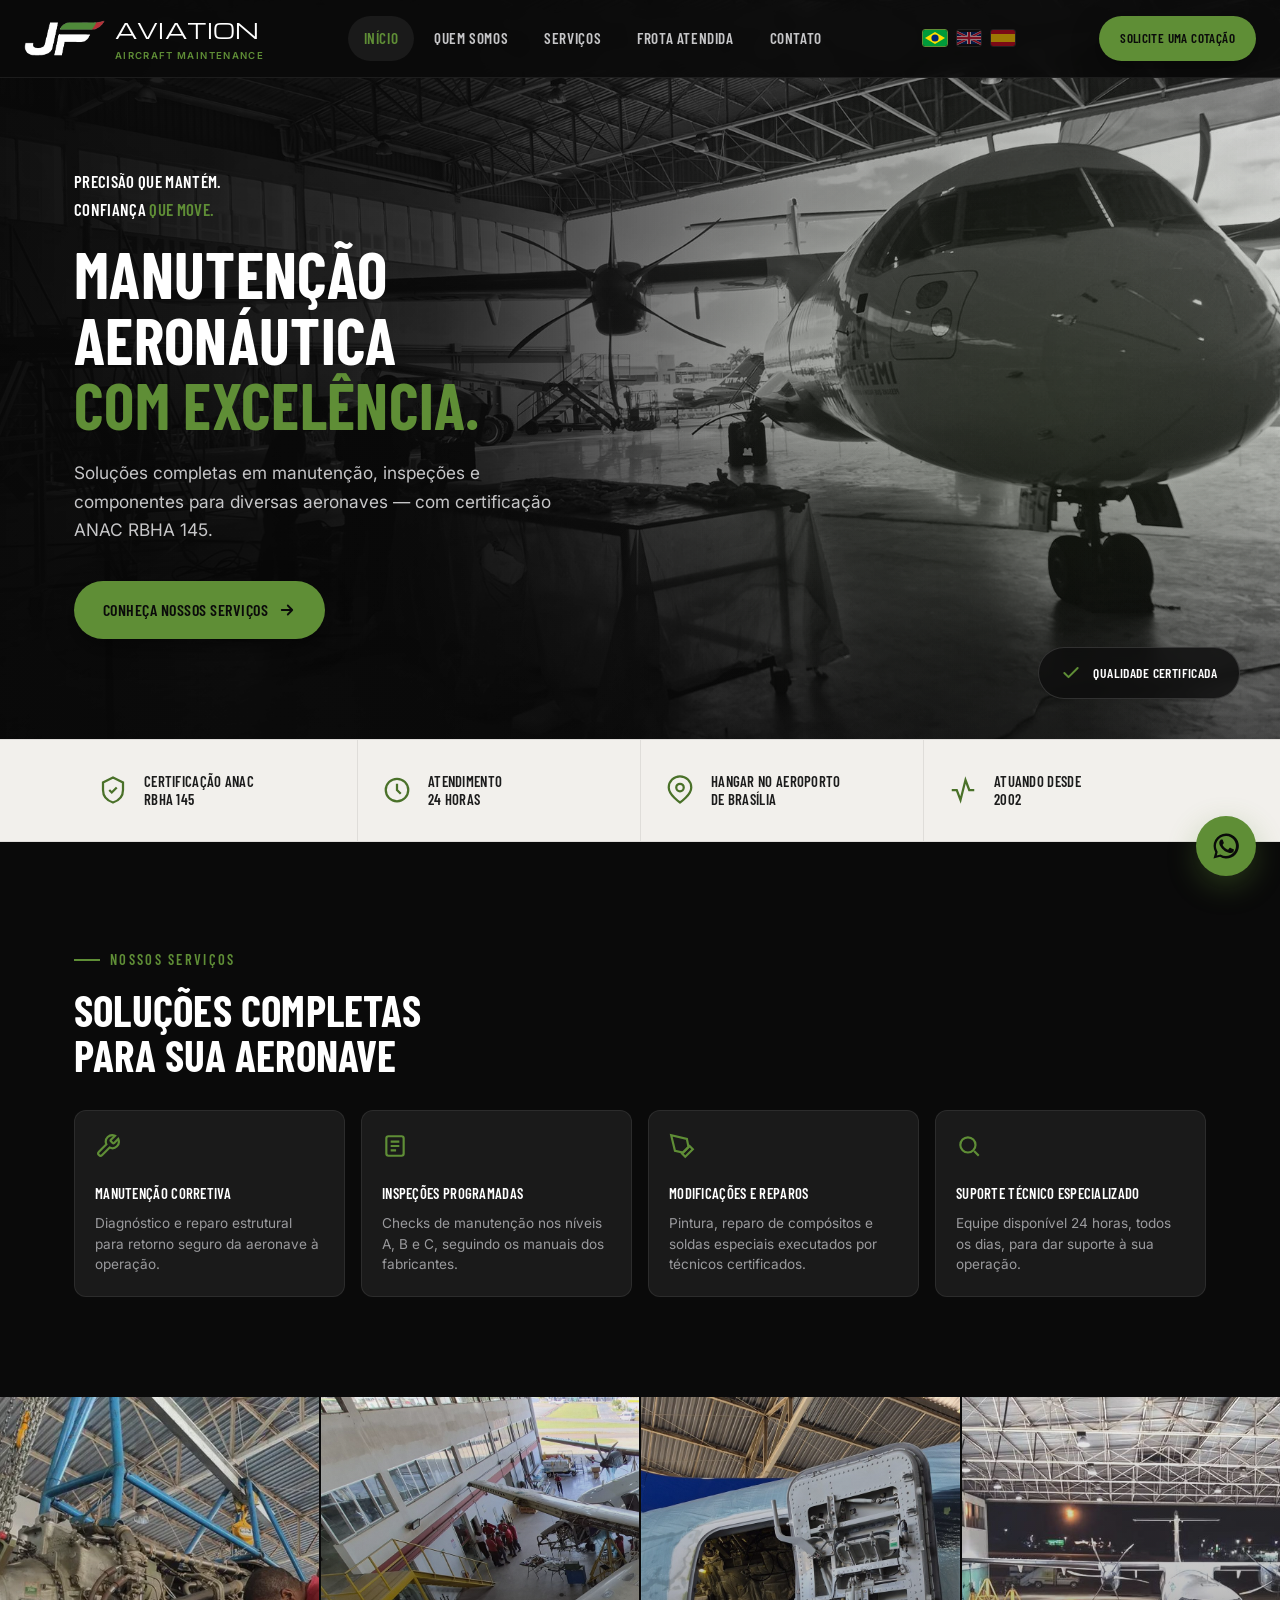
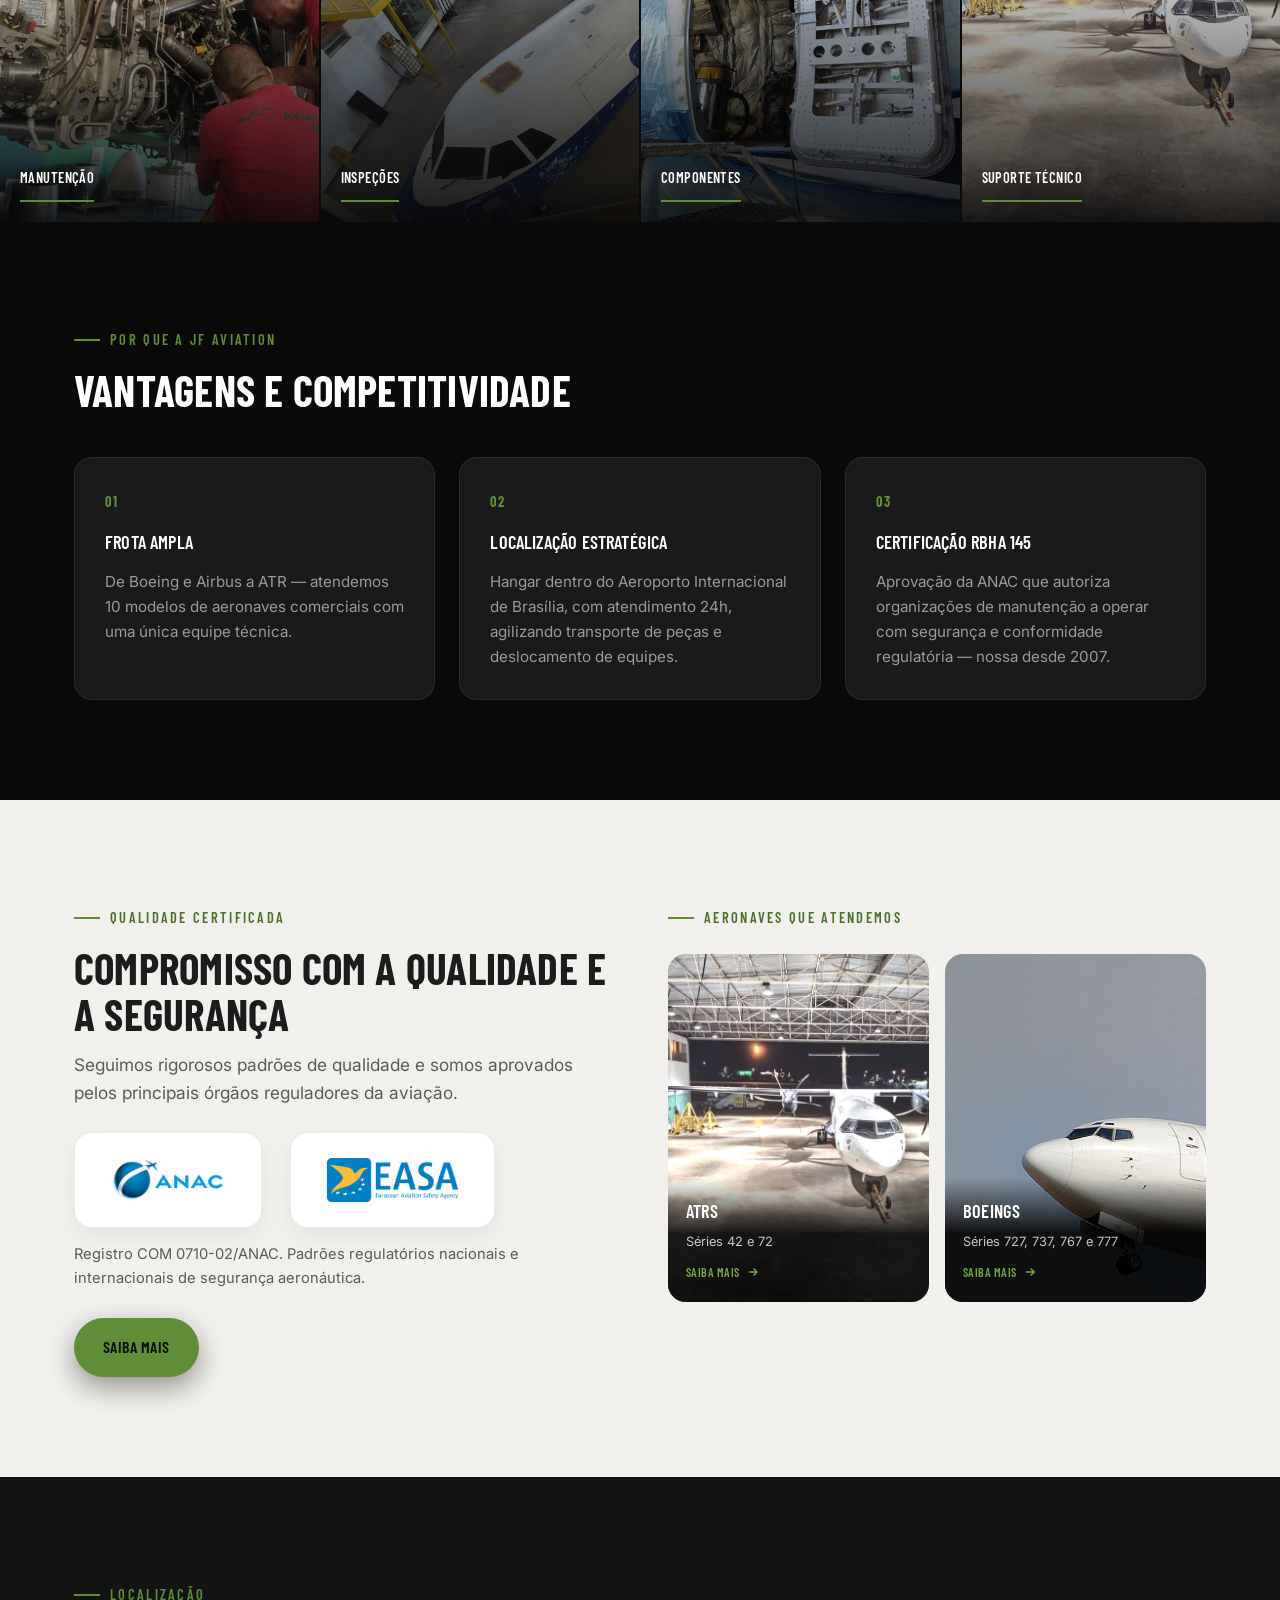
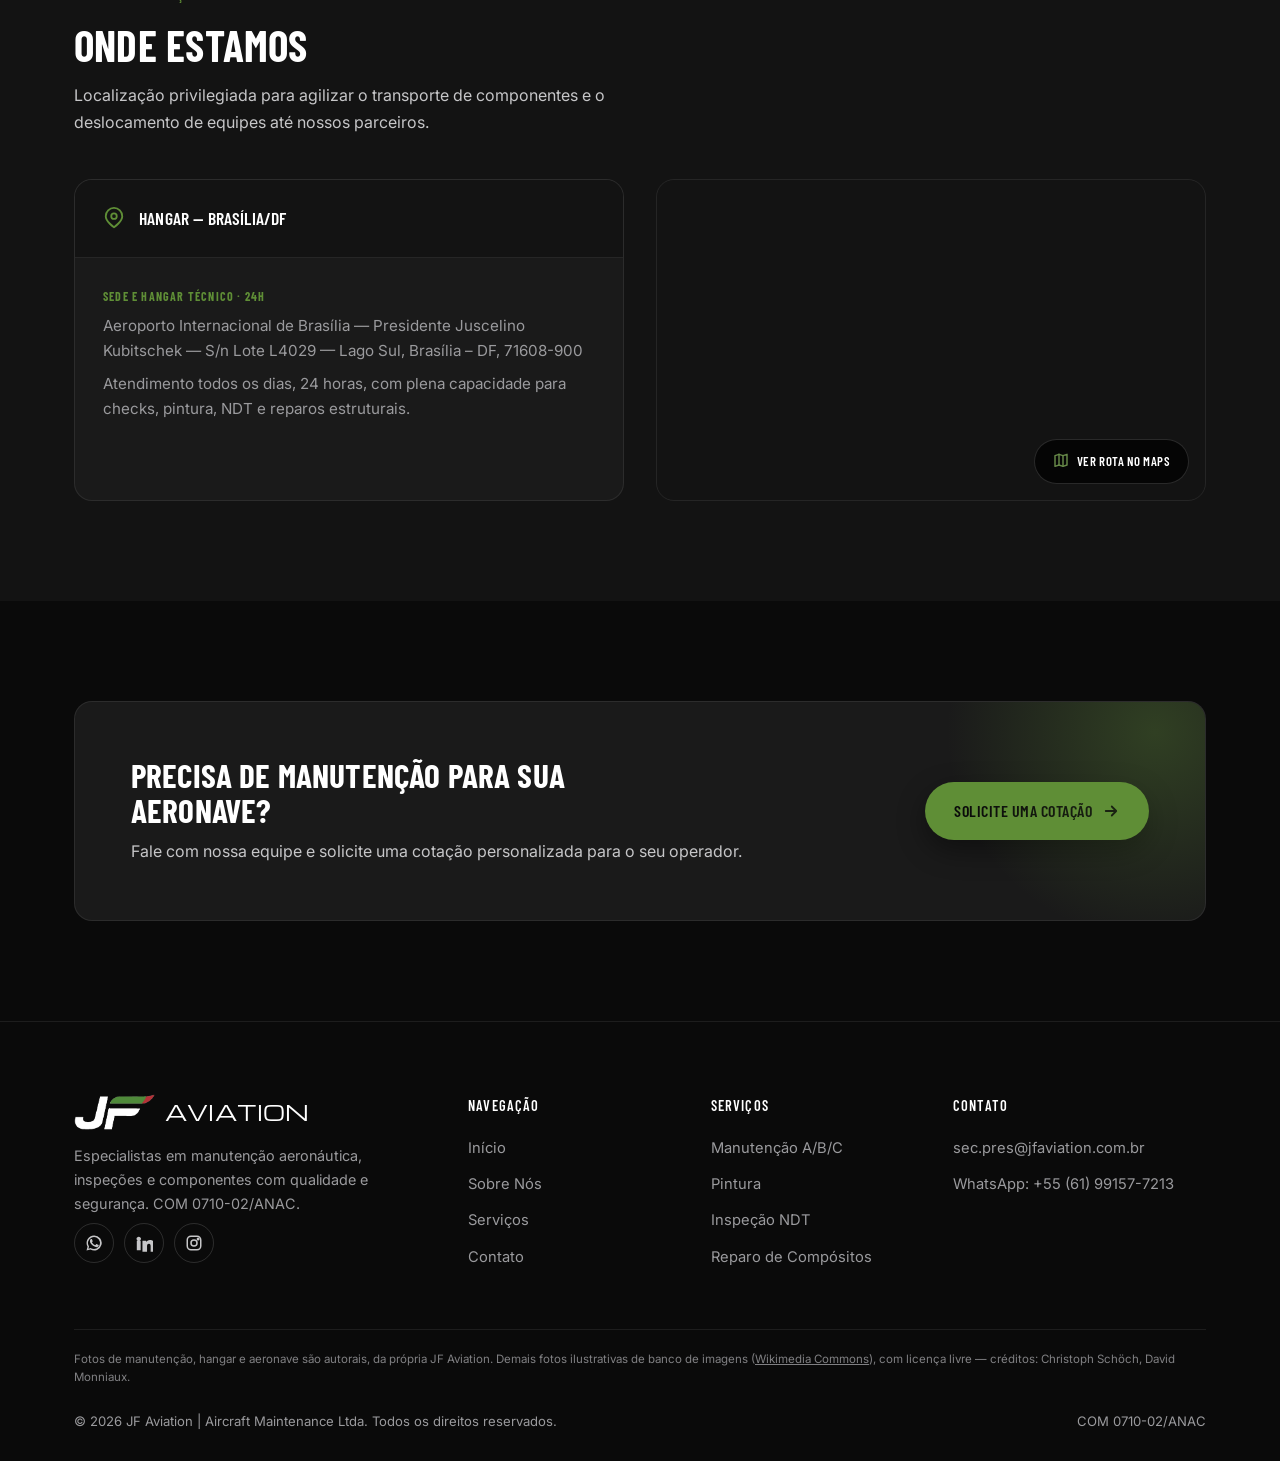
<file: index.html>
<!DOCTYPE html>
<html lang="pt-BR">
<head>
<meta charset="UTF-8">
<meta name="viewport" content="width=device-width, initial-scale=1.0">
<title>JF Aviation | Manutenção Aeronáutica com Excelência — ANAC RBHA 145</title>
<meta name="description" content="JF Aviation — mais de 20 anos de experiência em manutenção estrutural, checks A/B/C, pintura, NDT e reparos compósitos para aeronaves comerciais. Certificação ANAC RBHA 145.">
<meta property="og:type" content="website">
<meta property="og:locale" content="pt_BR">
<meta property="og:url" content="https://jfaviation.com.br/">
<meta property="og:title" content="JF Aviation | Manutenção Aeronáutica com Excelência — ANAC RBHA 145">
<meta property="og:description" content="Mais de 20 anos de experiência em manutenção estrutural, checks A/B/C, pintura, NDT e reparos compósitos para aeronaves comerciais. Certificação ANAC RBHA 145.">
<meta property="og:image" content="https://jfaviation.com.br/assets/img/jf-logo-horizontal.png">
<meta name="twitter:card" content="summary_large_image">
<link rel="alternate" hreflang="pt-BR" href="https://jfaviation.com.br/">
<link rel="alternate" hreflang="en" href="https://jfaviation.com.br/en/">
<link rel="alternate" hreflang="es" href="https://jfaviation.com.br/es/">
<link rel="alternate" hreflang="x-default" href="https://jfaviation.com.br/">
<link rel="icon" type="image/svg+xml" href="assets/img/favicon.svg">
<link rel="preconnect" href="https://fonts.googleapis.com">
<link rel="preconnect" href="https://fonts.gstatic.com" crossorigin>
<link href="https://fonts.googleapis.com/css2?family=Michroma&family=Barlow+Condensed:wght@500;600;700;800&family=Inter:wght@400;500;600;700&display=swap" rel="stylesheet">
<link rel="stylesheet" href="assets/css/style.css">
</head>
<body>
<a href="#main" class="skip-link">Pular para o conteúdo</a>

<header class="site-header">
  <div class="container">
    <a href="index.html" class="brand">
      <img class="mark" src="assets/img/jf-mark-white.png" alt="JF Aviation">
      <span>AVIATION<small>Aircraft Maintenance</small></span>
    </a>

    <button class="nav-toggle" aria-label="Abrir menu" aria-expanded="false">
      <svg viewBox="0 0 24 24" fill="none" stroke="currentColor" stroke-width="2" stroke-linecap="round"><path d="M4 6h16M4 12h16M4 18h16"/></svg>
    </button>

    <nav class="nav-main" aria-label="Navegação principal">
      <a href="index.html" aria-current="page">Início</a>
      <a href="quem-somos.html">Quem Somos</a>
      <a href="servicos.html">Serviços</a>
      <a href="servicos.html#frota">Frota Atendida</a>
      <a href="contato.html">Contato</a>
      <a href="contato.html" class="btn btn-gold nav-mobile-cta">Solicite uma Cotação</a>
      <div class="lang-switcher-mobile">
        <a href="index.html" class="active" aria-label="Português"><svg viewBox="0 0 24 16" width="24" height="16"><rect width="24" height="16" fill="#009B3A"/><polygon points="12,2 22,8 12,14 2,8" fill="#FFDF00"/><circle cx="12" cy="8" r="3.6" fill="#002776"/></svg></a>
        <a href="en/index.html" aria-label="English"><svg viewBox="0 0 60 30" width="24" height="16"><clipPath id="s"><path d="M0,0 v30 h60 v-30 z"/></clipPath><clipPath id="t"><path d="M30,15 h30 v15 z v15 h-30 z h-30 v-15 z v-15 h30 z"/></clipPath><g clip-path="url(#s)"><path d="M0,0 v30 h60 v-30 z" fill="#012169"/><path d="M0,0 L60,30 M60,0 L0,30" stroke="#fff" stroke-width="6"/><path d="M0,0 L60,30 M60,0 L0,30" clip-path="url(#t)" stroke="#C8102E" stroke-width="4"/><path d="M30,0 v30 M0,15 h60" stroke="#fff" stroke-width="10"/><path d="M30,0 v30 M0,15 h60" stroke="#C8102E" stroke-width="6"/></g></svg></a>
        <a href="es/index.html" aria-label="Español"><svg viewBox="0 0 750 500" width="24" height="16"><path fill="#c60b1e" d="M0 0h750v500H0z"/><path fill="#ffc400" d="M0 125h750v250H0z"/></svg></a>
      </div>
    </nav>

    <div class="lang-switcher">
      <a href="index.html" class="active" aria-label="Português"><svg viewBox="0 0 24 16" width="24" height="16"><rect width="24" height="16" fill="#009B3A"/><polygon points="12,2 22,8 12,14 2,8" fill="#FFDF00"/><circle cx="12" cy="8" r="3.6" fill="#002776"/></svg></a>
      <a href="en/index.html" aria-label="English"><svg viewBox="0 0 60 30" width="24" height="16"><clipPath id="s"><path d="M0,0 v30 h60 v-30 z"/></clipPath><clipPath id="t"><path d="M30,15 h30 v15 z v15 h-30 z h-30 v-15 z v-15 h30 z"/></clipPath><g clip-path="url(#s)"><path d="M0,0 v30 h60 v-30 z" fill="#012169"/><path d="M0,0 L60,30 M60,0 L0,30" stroke="#fff" stroke-width="6"/><path d="M0,0 L60,30 M60,0 L0,30" clip-path="url(#t)" stroke="#C8102E" stroke-width="4"/><path d="M30,0 v30 M0,15 h60" stroke="#fff" stroke-width="10"/><path d="M30,0 v30 M0,15 h60" stroke="#C8102E" stroke-width="6"/></g></svg></a>
      <a href="es/index.html" aria-label="Español"><svg viewBox="0 0 750 500" width="24" height="16"><path fill="#c60b1e" d="M0 0h750v500H0z"/><path fill="#ffc400" d="M0 125h750v250H0z"/></svg></a>
    </div>

    <div class="nav-cta">
      <a href="contato.html" class="btn btn-gold btn-sm">Solicite uma Cotação</a>
    </div>
  </div>
</header>

<main id="main">

  <!-- HERO -->
  <section class="hero">
    <div class="hero-photo" aria-hidden="true">
      <div class="photo-fill"></div>
    </div>
    <div class="container">
      <div class="hero-copy">
        <p class="eyebrow-line">Precisão que mantém.<br>Confiança <span class="accent">que move.</span></p>
        <h1 class="hero-title">Manutenção<br>Aeronáutica<br><span class="accent">com excelência.</span></h1>
        <p class="lead">Soluções completas em manutenção, inspeções e componentes para diversas aeronaves — com certificação ANAC RBHA 145.</p>
        <div class="hero-actions">
          <a href="servicos.html" class="btn btn-gold">
            Conheça nossos serviços
            <svg viewBox="0 0 24 24" fill="none" stroke="currentColor" stroke-width="2.4" stroke-linecap="round" stroke-linejoin="round"><path d="M5 12h14M13 6l6 6-6 6"/></svg>
          </a>
        </div>
      </div>
    </div>
    <div class="hero-cert-float">
      <svg viewBox="0 0 24 24" fill="none" stroke="currentColor" stroke-width="2.4" stroke-linecap="round" stroke-linejoin="round"><path d="M20 6L9 17l-5-5"/></svg>
      Qualidade certificada
    </div>
  </section>

  <!-- FEATURE STRIP -->
  <section class="feature-strip">
    <div class="container">
      <div class="feature-item">
        <svg viewBox="0 0 24 24" fill="none" stroke="currentColor" stroke-width="1.8"><path d="M12 2l8 4v6c0 5-3.4 8.5-8 10-4.6-1.5-8-5-8-10V6l8-4z"/><path d="M9 12l2 2 4-4"/></svg>
        <span>Certificação ANAC<br>RBHA 145</span>
      </div>
      <div class="feature-item">
        <svg viewBox="0 0 24 24" fill="none" stroke="currentColor" stroke-width="1.8"><circle cx="12" cy="12" r="9"/><path d="M12 7v5l3 3"/></svg>
        <span>Atendimento<br>24 horas</span>
      </div>
      <div class="feature-item">
        <svg viewBox="0 0 24 24" fill="none" stroke="currentColor" stroke-width="1.8"><path d="M21 10c0 6-9 12-9 12S3 16 3 10a9 9 0 0118 0z"/><circle cx="12" cy="10" r="3"/></svg>
        <span>Hangar no Aeroporto<br>de Brasília</span>
      </div>
      <div class="feature-item">
        <svg viewBox="0 0 24 24" fill="none" stroke="currentColor" stroke-width="1.8"><path d="M3 12h4l3 8 4-16 3 8h4"/></svg>
        <span>Atuando desde<br>2002</span>
      </div>
    </div>
  </section>

  <!-- SERVIÇOS + COMPROMISSO -->
  <section class="section" id="servicos">
    <div class="container">
      <div>
        <span class="eyebrow">Nossos Serviços</span>
        <h2 style="margin-top:16px;">Soluções completas<br>para sua aeronave</h2>
        <div class="mini-grid">
          <div class="mini-card">
            <svg class="mini-icon" viewBox="0 0 24 24" fill="none" stroke="currentColor" stroke-width="2"><path d="M14.7 6.3a1 1 0 000 1.4l1.6 1.6a1 1 0 001.4 0l3.77-3.77a6 6 0 01-7.94 7.94l-6.91 6.91a2.12 2.12 0 01-3-3l6.91-6.91a6 6 0 017.94-7.94l-3.76 3.76z"/></svg>
            <h4>Manutenção Corretiva</h4>
            <p>Diagnóstico e reparo estrutural para retorno seguro da aeronave à operação.</p>
          </div>
          <div class="mini-card">
            <svg class="mini-icon" viewBox="0 0 24 24" fill="none" stroke="currentColor" stroke-width="2"><rect x="4" y="3" width="16" height="18" rx="2"/><path d="M8 8h8M8 12h8M8 16h5"/></svg>
            <h4>Inspeções Programadas</h4>
            <p>Checks de manutenção nos níveis A, B e C, seguindo os manuais dos fabricantes.</p>
          </div>
          <div class="mini-card">
            <svg class="mini-icon" viewBox="0 0 24 24" fill="none" stroke="currentColor" stroke-width="2"><path d="M12 19l7-7 3 3-7 7-3-3z"/><path d="M18 13l-1.5-7.5L2 2l3.5 14.5L13 18l5-5z"/></svg>
            <h4>Modificações e Reparos</h4>
            <p>Pintura, reparo de compósitos e soldas especiais executados por técnicos certificados.</p>
          </div>
          <div class="mini-card">
            <svg class="mini-icon" viewBox="0 0 24 24" fill="none" stroke="currentColor" stroke-width="2"><circle cx="11" cy="11" r="7"/><path d="M21 21l-4.3-4.3"/></svg>
            <h4>Suporte Técnico Especializado</h4>
            <p>Equipe disponível 24 horas, todos os dias, para dar suporte à sua operação.</p>
          </div>
        </div>
      </div>
    </div>
  </section>

  <!-- GRADE DE FOTOS -->
  <!-- Manutenção e Suporte Técnico: fotos reais da JF Aviation. Inspeções e Componentes ainda são de banco de imagens. -->
  <section>
    <div class="photo-grid">
      <div class="photo-tile">
        <img src="assets/img/photos/jf-real-manutencao.jpg" alt="Equipe da JF Aviation realizando manutenção em motor de aeronave" loading="lazy">
        <span class="tile-label">Manutenção</span>
      </div>
      <div class="photo-tile">
        <img src="assets/img/photos/jf-real-hangar-inspecao.jpg" alt="Aeronave ATR em inspeção no hangar da JF Aviation" loading="lazy">
        <span class="tile-label">Inspeções</span>
      </div>
      <div class="photo-tile">
        <img src="assets/img/photos/jf-real-componente-painel.jpg" alt="Painel de acesso aberto mostrando componentes internos da aeronave" loading="lazy">
        <span class="tile-label">Componentes</span>
      </div>
      <div class="photo-tile">
        <img src="assets/img/photos/jf-real-hangar-atr.jpg" alt="Aeronave ATR no hangar da JF Aviation em Brasília" loading="lazy">
        <span class="tile-label">Suporte Técnico</span>
      </div>
    </div>
  </section>

  <!-- DIFERENCIAIS -->
  <section class="section">
    <div class="container">
      <div class="section-head">
        <span class="eyebrow">Por que a JF Aviation</span>
        <h2 style="margin-top:16px;">Vantagens e competitividade</h2>
      </div>
      <div class="diff-grid">
        <div class="diff-card">
          <span class="diff-num">01</span>
          <h3>Frota ampla</h3>
          <p>De Boeing e Airbus a ATR — atendemos 10 modelos de aeronaves comerciais com uma única equipe técnica.</p>
        </div>
        <div class="diff-card">
          <span class="diff-num">02</span>
          <h3>Localização estratégica</h3>
          <p>Hangar dentro do Aeroporto Internacional de Brasília, com atendimento 24h, agilizando transporte de peças e deslocamento de equipes.</p>
        </div>
        <div class="diff-card">
          <span class="diff-num">03</span>
          <h3>Certificação RBHA 145</h3>
          <p>Aprovação da ANAC que autoriza organizações de manutenção a operar com segurança e conformidade regulatória — nossa desde 2007.</p>
        </div>
      </div>
    </div>
  </section>

  <!-- CERTIFICAÇÕES + FROTA -->
  <section class="section section-light">
    <div class="container">
      <div class="cert-fleet-split">
        <div>
          <span class="eyebrow">Qualidade certificada</span>
          <h2 style="margin-top:16px;">Compromisso com a qualidade e a segurança</h2>
          <p class="lead" style="margin-top:14px;">Seguimos rigorosos padrões de qualidade e somos aprovados pelos principais órgãos reguladores da aviação.</p>
          <div class="cert-badges">
            <div class="cert-logo">
              <img src="assets/img/certs/jf-cert-anac.png" alt="ANAC — Agência Nacional de Aviação Civil" loading="lazy">
            </div>
            <div class="cert-logo">
              <img src="assets/img/certs/jf-cert-easa.png" alt="EASA — European Union Aviation Safety Agency" loading="lazy">
            </div>
          </div>
          <p class="cert-note">Registro COM 0710-02/ANAC. Padrões regulatórios nacionais e internacionais de segurança aeronáutica.</p>
          <a href="quem-somos.html" class="btn btn-gold" style="margin-top:28px;">Saiba mais</a>
        </div>
        <div>
          <span class="eyebrow">Aeronaves que atendemos</span>
          <div class="fleet-mini-grid">
            <a href="servicos.html#frota" class="fleet-mini-card">
              <img src="assets/img/photos/jf-real-hangar-atr.jpg" alt="Aeronave ATR atendida pela JF Aviation" loading="lazy">
              <div class="fleet-mini-info">
                <h3>ATRs</h3>
                <span class="fleet-mini-models">Séries 42 e 72</span>
                <span class="fleet-mini-link">Saiba mais <svg viewBox="0 0 24 24" fill="none" stroke="currentColor" stroke-width="2.4"><path d="M5 12h14M13 6l6 6-6 6"/></svg></span>
              </div>
            </a>
            <a href="servicos.html#frota" class="fleet-mini-card">
              <img src="assets/img/photos/jf-fleet-boeing-crop.jpg" alt="Aeronave Boeing atendida pela JF Aviation" loading="lazy">
              <div class="fleet-mini-info">
                <h3>Boeings</h3>
                <span class="fleet-mini-models">Séries 727, 737, 767 e 777</span>
                <span class="fleet-mini-link">Saiba mais <svg viewBox="0 0 24 24" fill="none" stroke="currentColor" stroke-width="2.4"><path d="M5 12h14M13 6l6 6-6 6"/></svg></span>
              </div>
            </a>
          </div>
        </div>
      </div>
    </div>
  </section>

  <!-- LOCALIZAÇÃO -->
  <section class="section section-alt">
    <div class="container">
      <div class="section-head">
        <span class="eyebrow">Localização</span>
        <h2 style="margin-top:16px;">Onde estamos</h2>
        <p>Localização privilegiada para agilizar o transporte de componentes e o deslocamento de equipes até nossos parceiros.</p>
      </div>
      <div class="location-split">
        <div class="location-card">
          <div class="location-top">
            <svg viewBox="0 0 24 24" fill="none" stroke="currentColor" stroke-width="2"><path d="M21 10c0 6-9 12-9 12S3 16 3 10a9 9 0 0118 0z"/><circle cx="12" cy="10" r="3"/></svg>
            <h3 style="margin:0;">Hangar — Brasília/DF</h3>
          </div>
          <div class="location-body">
            <span class="location-tag">Sede e hangar técnico · 24h</span>
            <p>Aeroporto Internacional de Brasília — Presidente Juscelino Kubitschek — S/n Lote L4029 — Lago Sul, Brasília – DF, 71608-900</p>
            <p>Atendimento todos os dias, 24 horas, com plena capacidade para checks, pintura, NDT e reparos estruturais.</p>
          </div>
        </div>
        <div class="map-card">
          <iframe src="https://www.google.com/maps?q=Aeroporto+Internacional+de+Bras%C3%ADlia&output=embed" loading="lazy" referrerpolicy="no-referrer-when-downgrade" title="Mapa - Hangar Brasília" aria-hidden="true" tabindex="-1"></iframe>
          <a class="map-link" href="https://www.google.com/maps/dir/?api=1&destination=Aeroporto+Internacional+de+Bras%C3%ADlia+-+Presidente+Juscelino+Kubitschek+-+S%2Fn+Lote+L4029+-+Lago+Sul%2C+Bras%C3%ADlia+-+DF%2C+71608-900" target="_blank" rel="noopener" aria-label="Ver rota até o hangar da JF Aviation no Google Maps"></a>
          <span class="map-badge">
            <svg viewBox="0 0 24 24" fill="none" stroke="currentColor" stroke-width="2.2" stroke-linecap="round" stroke-linejoin="round"><path d="M9 18l-6 2V4l6-2 6 2 6-2v16l-6 2-6-2z"/><path d="M9 2v16M15 4v16"/></svg>
            Ver rota no Maps
          </span>
        </div>
      </div>
    </div>
  </section>

  <!-- CTA FINAL -->
  <section class="section">
    <div class="container">
      <div class="cta-banner">
        <div>
          <h2>Precisa de manutenção para sua aeronave?</h2>
          <p>Fale com nossa equipe e solicite uma cotação personalizada para o seu operador.</p>
        </div>
        <a href="contato.html" class="btn btn-gold">
          Solicite uma Cotação
          <svg viewBox="0 0 24 24" fill="none" stroke="currentColor" stroke-width="2.4" stroke-linecap="round" stroke-linejoin="round"><path d="M5 12h14M13 6l6 6-6 6"/></svg>
        </a>
      </div>
    </div>
  </section>

</main>

<footer class="site-footer">
  <div class="container">
    <div class="footer-grid">
      <div class="footer-brand">
        <span class="brand">
          <img class="mark" src="assets/img/jf-mark-white.png" alt="JF Aviation">
          <span>AVIATION</span>
        </span>
        <p>Especialistas em manutenção aeronáutica, inspeções e componentes com qualidade e segurança. COM 0710-02/ANAC.</p>
        <div class="footer-social">
          <a href="https://wa.me/5561991577213" target="_blank" rel="noopener" aria-label="WhatsApp">
            <svg viewBox="0 0 24 24" fill="currentColor"><path d="M17.5 14.4c-.3-.1-1.7-.8-2-1-.3-.1-.5-.1-.7.1-.2.3-.7 1-.9 1.2-.2.2-.3.2-.6.1-.3-.1-1.2-.5-2.3-1.5-.9-.8-1.4-1.7-1.6-2-.2-.3 0-.5.1-.6.1-.1.3-.3.4-.5.1-.2.2-.3.3-.5.1-.2 0-.4 0-.5C10.1 9 9.6 7.7 9.4 7.2c-.2-.5-.4-.4-.6-.4h-.5c-.2 0-.5.1-.7.3-.3.3-1 1-1 2.4s1 2.8 1.2 3c.1.2 2 3.1 4.9 4.3.7.3 1.2.5 1.6.6.7.2 1.3.2 1.8.1.6-.1 1.7-.7 2-1.4.2-.6.2-1.2.2-1.3-.1-.2-.3-.2-.6-.4z"/><path d="M12 2a10 10 0 00-8.6 15L2 22l5.2-1.4A10 10 0 1012 2zm0 18a8 8 0 01-4.1-1.1l-.3-.2-3 .8.8-2.9-.2-.3A8 8 0 1112 20z"/></svg>
          </a>
          <a href="#" aria-label="LinkedIn">
            <svg viewBox="0 0 24 24" fill="currentColor"><path d="M4.98 3.5C3.34 3.5 2 4.84 2 6.48s1.34 2.98 2.98 2.98h.03C6.66 9.46 8 8.12 8 6.48 8 4.84 6.66 3.5 4.98 3.5zM2.4 21.5h5.16V8.98H2.4V21.5zM9.94 8.98h4.94v1.71h.07c.69-1.3 2.37-2.67 4.88-2.67 5.22 0 6.18 3.44 6.18 7.91v7.57h-5.15v-6.71c0-1.6-.03-3.66-2.23-3.66-2.23 0-2.57 1.74-2.57 3.54v6.83H9.94V8.98z"/></svg>
          </a>
          <a href="#" aria-label="Instagram">
            <svg viewBox="0 0 24 24" fill="none" stroke="currentColor" stroke-width="2"><rect x="3" y="3" width="18" height="18" rx="5"/><circle cx="12" cy="12" r="4"/><circle cx="17.5" cy="6.5" r="1"/></svg>
          </a>
        </div>
      </div>
      <div class="footer-col">
        <h4>Navegação</h4>
        <ul>
          <li><a href="index.html">Início</a></li>
          <li><a href="quem-somos.html">Sobre Nós</a></li>
          <li><a href="servicos.html">Serviços</a></li>
          <li><a href="contato.html">Contato</a></li>
        </ul>
      </div>
      <div class="footer-col">
        <h4>Serviços</h4>
        <ul>
          <li><a href="servicos.html#manutencao">Manutenção A/B/C</a></li>
          <li><a href="servicos.html#pintura">Pintura</a></li>
          <li><a href="servicos.html#ndt">Inspeção NDT</a></li>
          <li><a href="servicos.html#compositos">Reparo de Compósitos</a></li>
        </ul>
      </div>
      <div class="footer-col">
        <h4>Contato</h4>
        <ul>
          <li><a href="mailto:sec.pres@jfaviation.com.br">sec.pres@jfaviation.com.br</a></li>
          <li><a href="https://wa.me/5561991577213" target="_blank" rel="noopener">WhatsApp: +55 (61) 99157-7213</a></li>
        </ul>
      </div>
    </div>
    <p class="photo-credits">Fotos de manutenção, hangar e aeronave são autorais, da própria JF Aviation. Demais fotos ilustrativas de banco de imagens (<a href="https://commons.wikimedia.org" target="_blank" rel="noopener">Wikimedia Commons</a>), com licença livre — créditos: Christoph Schöch, David Monniaux.</p>
    <div class="footer-bottom">
      <span>© <span data-year>2026</span> JF Aviation | Aircraft Maintenance Ltda. Todos os direitos reservados.</span>
      <span>COM 0710-02/ANAC</span>
    </div>
  </div>
</footer>

<a class="wa-float" href="https://wa.me/5561991577213" target="_blank" rel="noopener" aria-label="Falar no WhatsApp">
  <svg viewBox="0 0 24 24" fill="currentColor"><path d="M17.5 14.4c-.3-.1-1.7-.8-2-1-.3-.1-.5-.1-.7.1-.2.3-.7 1-.9 1.2-.2.2-.3.2-.6.1-.3-.1-1.2-.5-2.3-1.5-.9-.8-1.4-1.7-1.6-2-.2-.3 0-.5.1-.6.1-.1.3-.3.4-.5.1-.2.2-.3.3-.5.1-.2 0-.4 0-.5C10.1 9 9.6 7.7 9.4 7.2c-.2-.5-.4-.4-.6-.4h-.5c-.2 0-.5.1-.7.3-.3.3-1 1-1 2.4s1 2.8 1.2 3c.1.2 2 3.1 4.9 4.3.7.3 1.2.5 1.6.6.7.2 1.3.2 1.8.1.6-.1 1.7-.7 2-1.4.2-.6.2-1.2.2-1.3-.1-.2-.3-.2-.6-.4z"/><path d="M12 2a10 10 0 00-8.6 15L2 22l5.2-1.4A10 10 0 1012 2zm0 18a8 8 0 01-4.1-1.1l-.3-.2-3 .8.8-2.9-.2-.3A8 8 0 1112 20z"/></svg>
</a>

<script src="assets/js/main.js"></script>
</body>
</html>
</file>
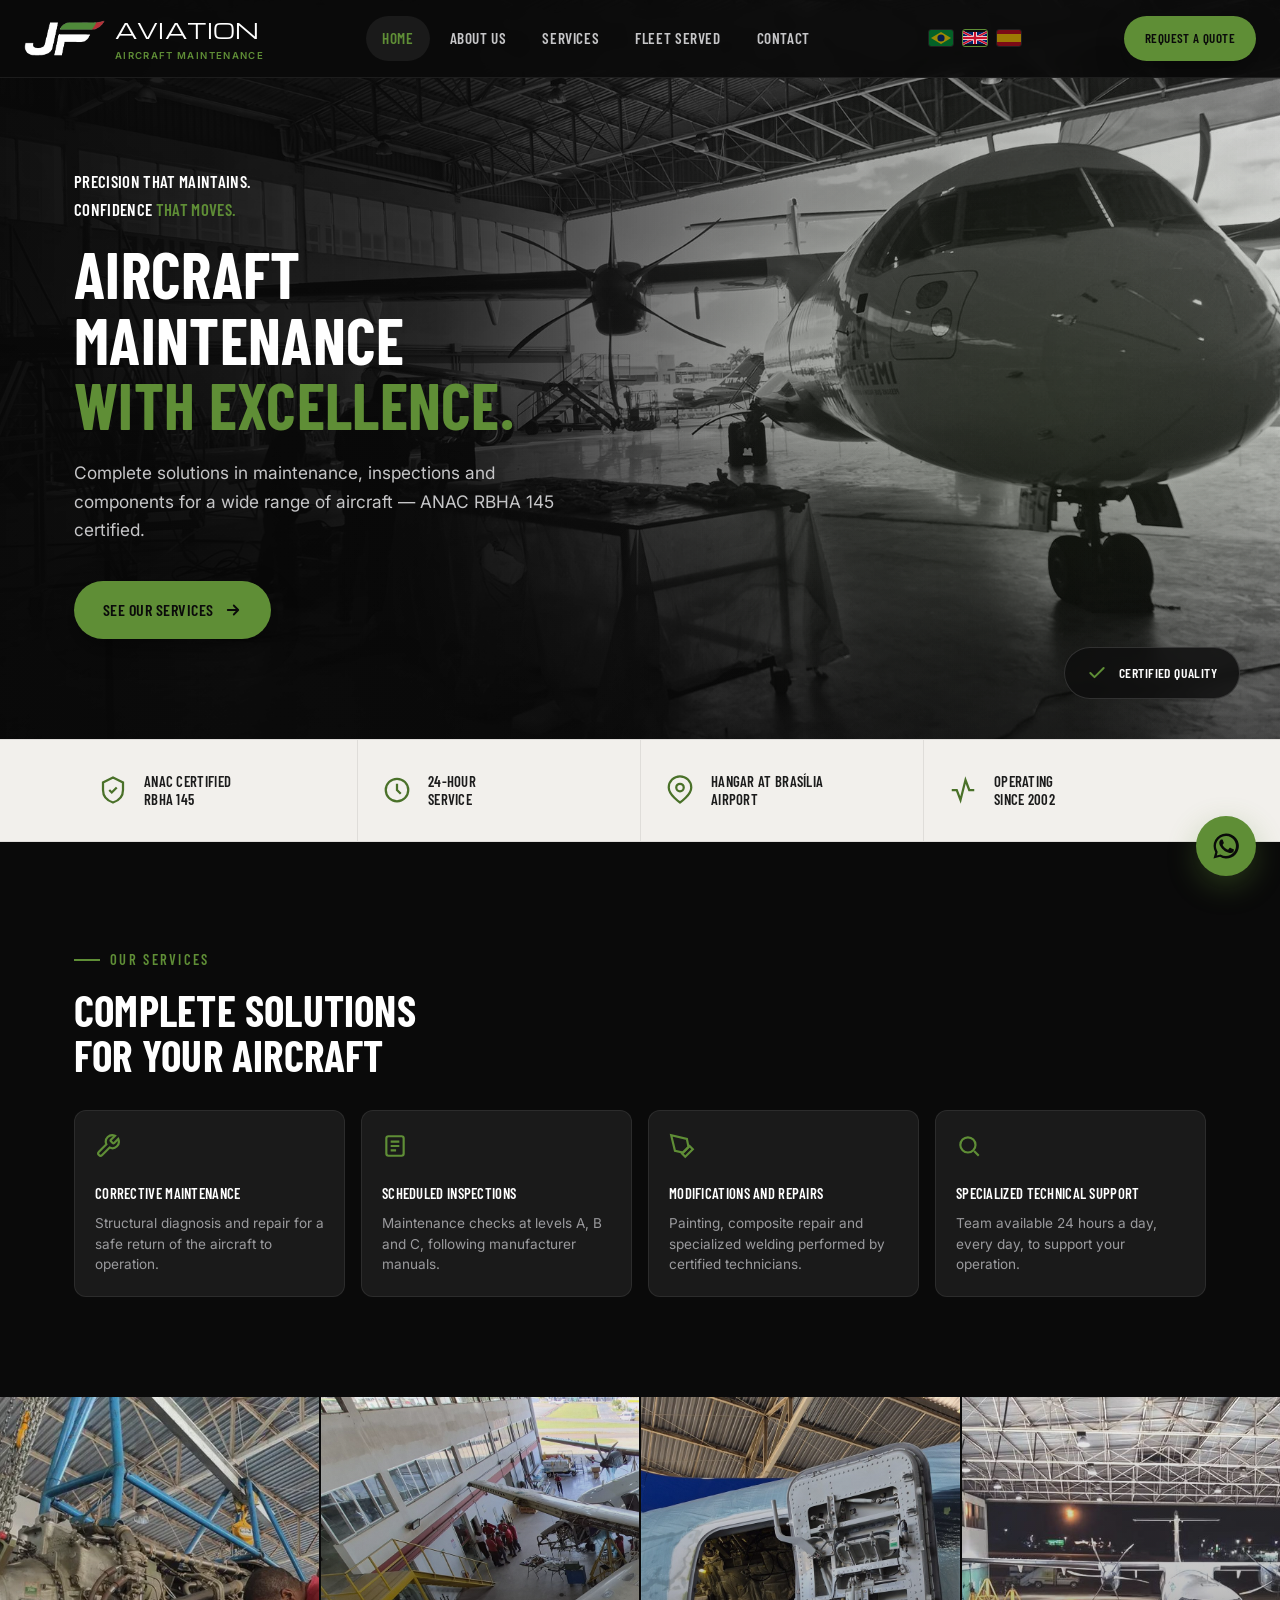
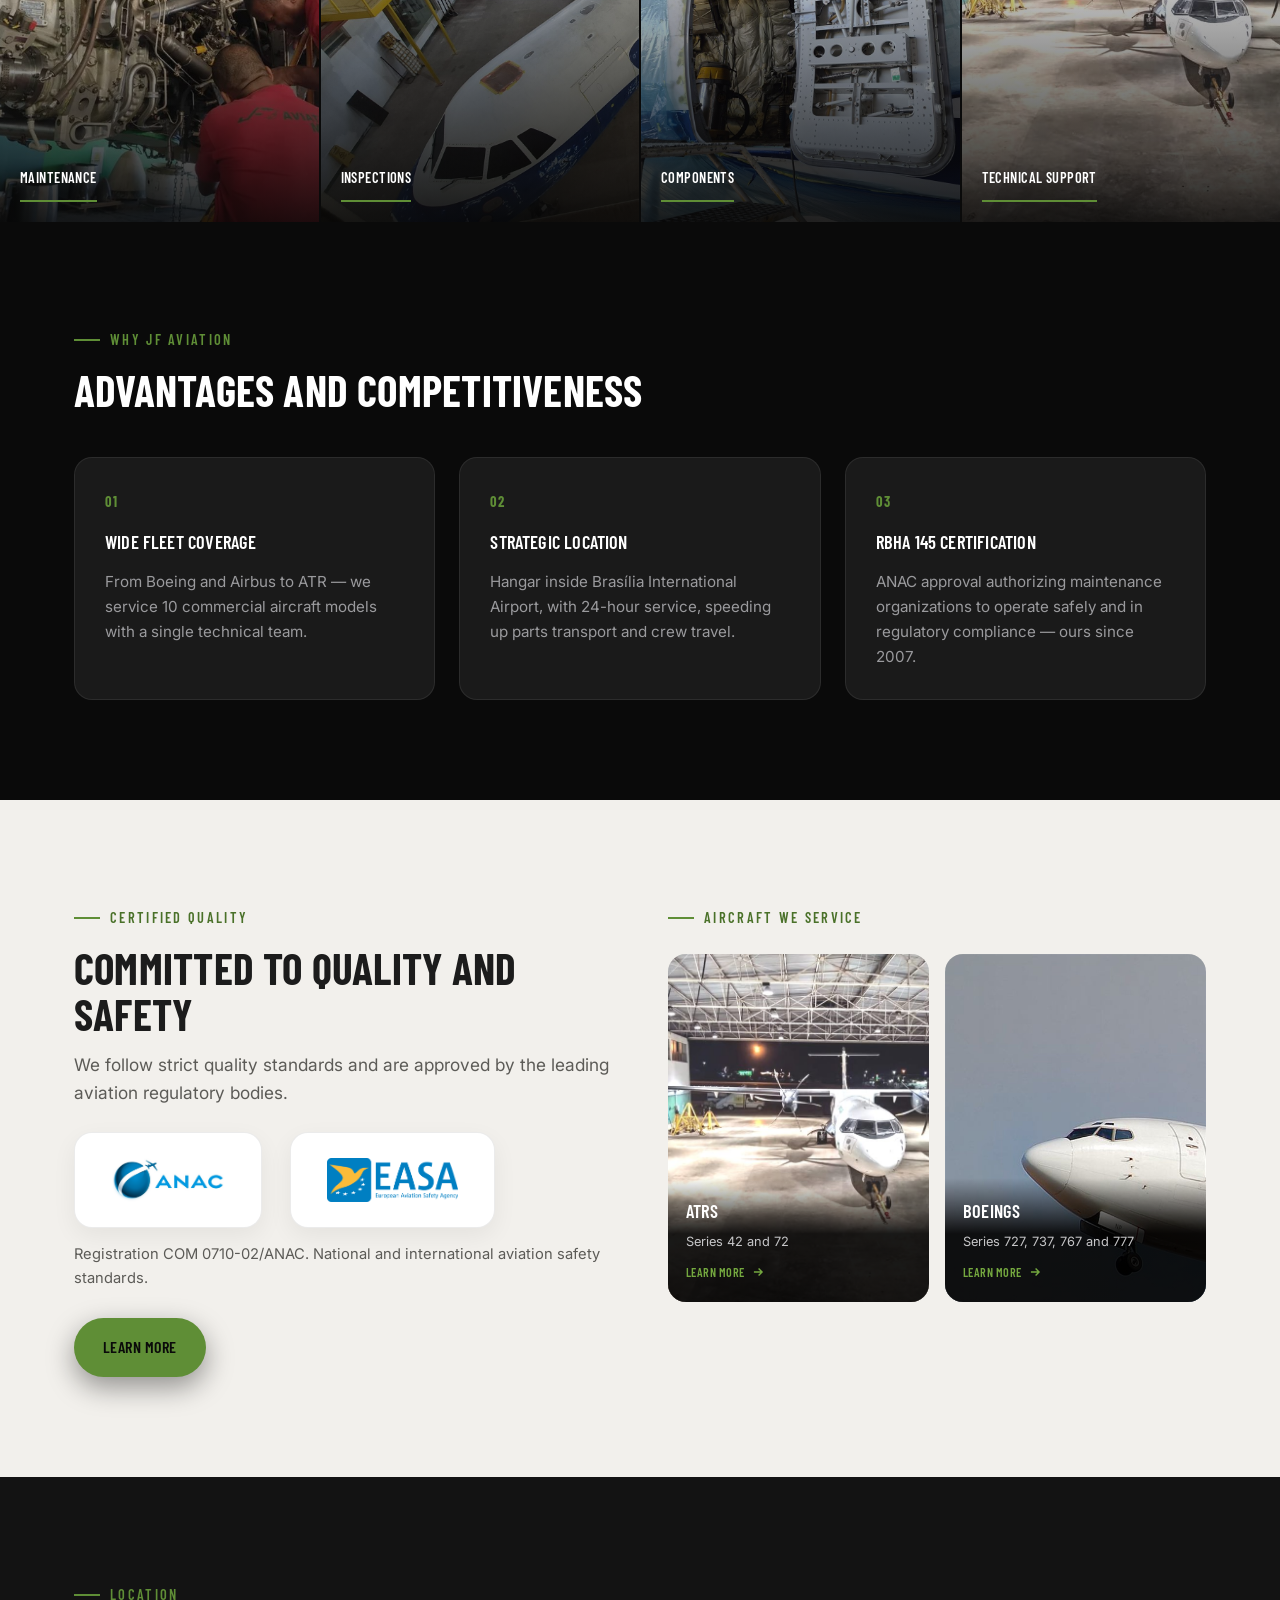
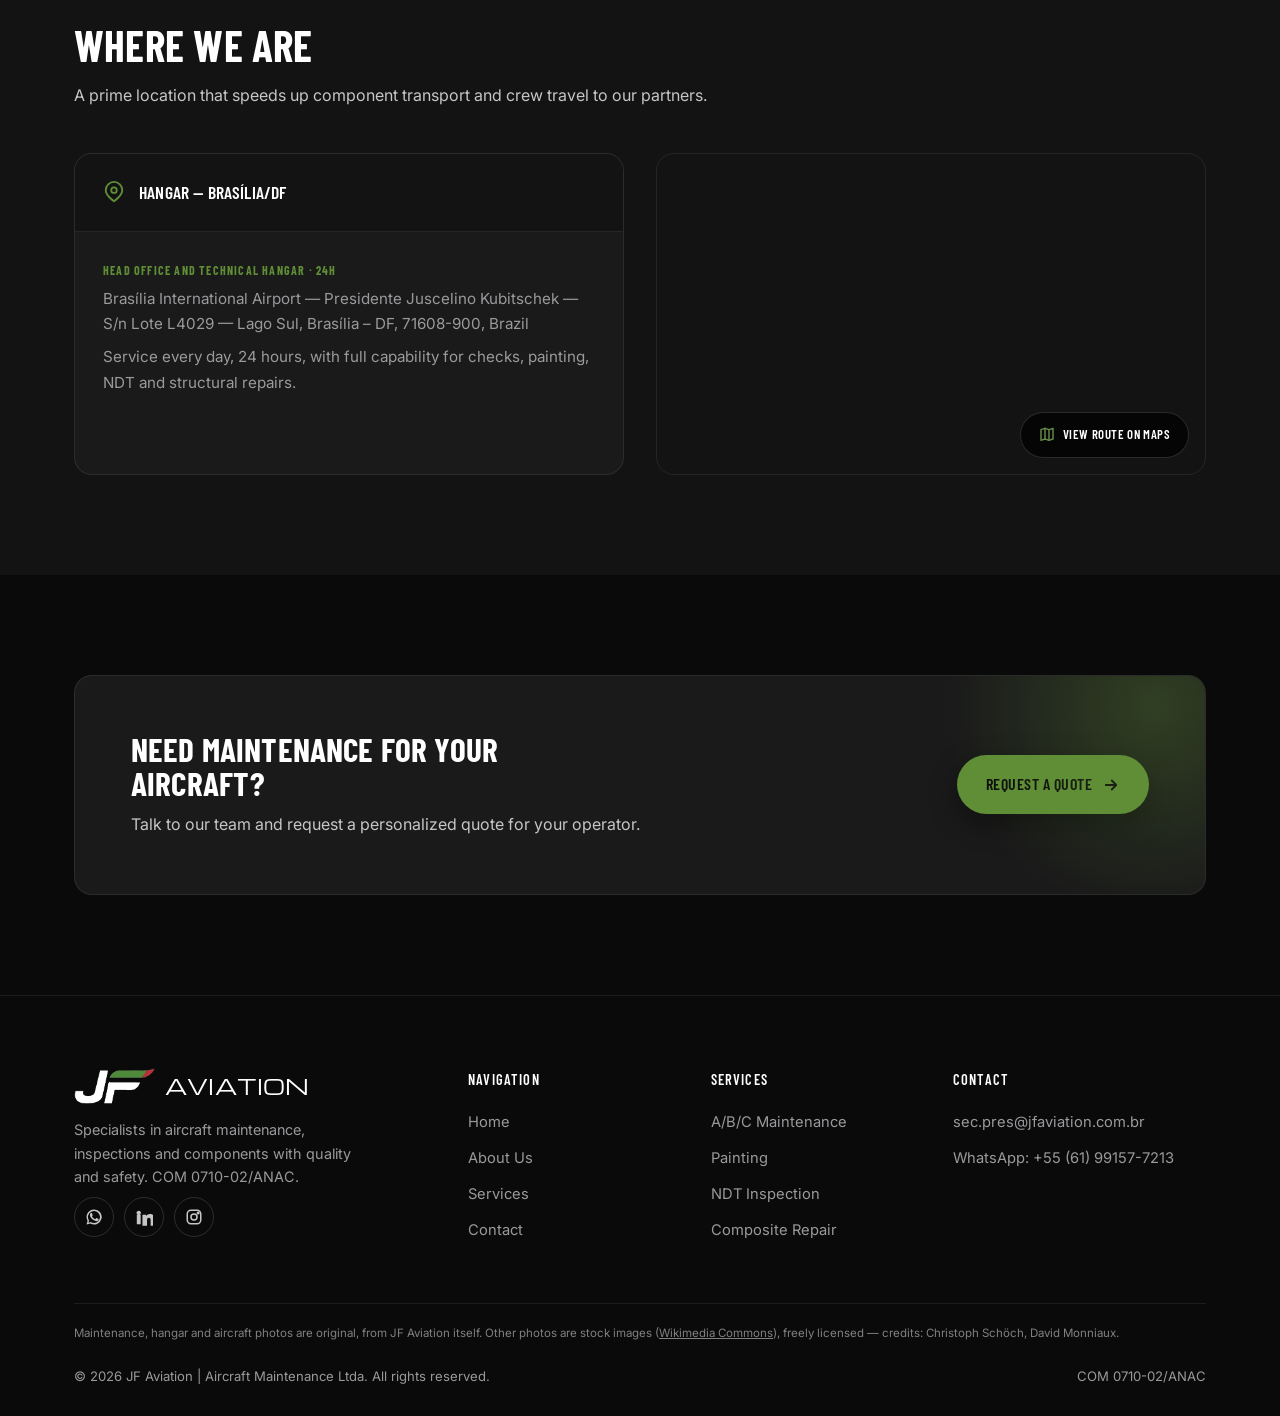
<file: en/index.html>
<!DOCTYPE html>
<html lang="en">
<head>
<meta charset="UTF-8">
<meta name="viewport" content="width=device-width, initial-scale=1.0">
<title>JF Aviation | Aircraft Maintenance with Excellence — ANAC RBHA 145</title>
<meta name="description" content="JF Aviation — over 20 years of experience in structural maintenance, A/B/C checks, painting, NDT and composite repairs for commercial aircraft. ANAC RBHA 145 certified.">
<meta property="og:type" content="website">
<meta property="og:locale" content="en_US">
<meta property="og:url" content="https://jfaviation.com.br/en/">
<meta property="og:title" content="JF Aviation | Aircraft Maintenance with Excellence — ANAC RBHA 145">
<meta property="og:description" content="Over 20 years of experience in structural maintenance, A/B/C checks, painting, NDT and composite repairs for commercial aircraft. ANAC RBHA 145 certified.">
<meta property="og:image" content="https://jfaviation.com.br/assets/img/jf-logo-horizontal.png">
<meta name="twitter:card" content="summary_large_image">
<link rel="alternate" hreflang="pt-BR" href="https://jfaviation.com.br/">
<link rel="alternate" hreflang="en" href="https://jfaviation.com.br/en/">
<link rel="alternate" hreflang="es" href="https://jfaviation.com.br/es/">
<link rel="alternate" hreflang="x-default" href="https://jfaviation.com.br/">
<link rel="icon" type="image/svg+xml" href="../assets/img/favicon.svg">
<link rel="preconnect" href="https://fonts.googleapis.com">
<link rel="preconnect" href="https://fonts.gstatic.com" crossorigin>
<link href="https://fonts.googleapis.com/css2?family=Michroma&family=Barlow+Condensed:wght@500;600;700;800&family=Inter:wght@400;500;600;700&display=swap" rel="stylesheet">
<link rel="stylesheet" href="../assets/css/style.css">
</head>
<body>
<a href="#main" class="skip-link">Skip to content</a>

<header class="site-header">
  <div class="container">
    <a href="index.html" class="brand">
      <img class="mark" src="../assets/img/jf-mark-white.png" alt="JF Aviation">
      <span>AVIATION<small>Aircraft Maintenance</small></span>
    </a>

    <button class="nav-toggle" aria-label="Open menu" aria-expanded="false">
      <svg viewBox="0 0 24 24" fill="none" stroke="currentColor" stroke-width="2" stroke-linecap="round"><path d="M4 6h16M4 12h16M4 18h16"/></svg>
    </button>

    <nav class="nav-main" aria-label="Main navigation">
      <a href="index.html" aria-current="page">Home</a>
      <a href="quem-somos.html">About Us</a>
      <a href="servicos.html">Services</a>
      <a href="servicos.html#frota">Fleet Served</a>
      <a href="contato.html">Contact</a>
      <a href="contato.html" class="btn btn-gold nav-mobile-cta">Request a Quote</a>
      <div class="lang-switcher-mobile">
        <a href="../index.html" aria-label="Português"><svg viewBox="0 0 24 16" width="24" height="16"><rect width="24" height="16" fill="#009B3A"/><polygon points="12,2 22,8 12,14 2,8" fill="#FFDF00"/><circle cx="12" cy="8" r="3.6" fill="#002776"/></svg></a>
        <a href="index.html" class="active" aria-label="English"><svg viewBox="0 0 60 30" width="24" height="16"><clipPath id="s"><path d="M0,0 v30 h60 v-30 z"/></clipPath><clipPath id="t"><path d="M30,15 h30 v15 z v15 h-30 z h-30 v-15 z v-15 h30 z"/></clipPath><g clip-path="url(#s)"><path d="M0,0 v30 h60 v-30 z" fill="#012169"/><path d="M0,0 L60,30 M60,0 L0,30" stroke="#fff" stroke-width="6"/><path d="M0,0 L60,30 M60,0 L0,30" clip-path="url(#t)" stroke="#C8102E" stroke-width="4"/><path d="M30,0 v30 M0,15 h60" stroke="#fff" stroke-width="10"/><path d="M30,0 v30 M0,15 h60" stroke="#C8102E" stroke-width="6"/></g></svg></a>
        <a href="../es/index.html" aria-label="Español"><svg viewBox="0 0 750 500" width="24" height="16"><path fill="#c60b1e" d="M0 0h750v500H0z"/><path fill="#ffc400" d="M0 125h750v250H0z"/></svg></a>
      </div>
    </nav>

    <div class="lang-switcher">
      <a href="../index.html" aria-label="Português"><svg viewBox="0 0 24 16" width="24" height="16"><rect width="24" height="16" fill="#009B3A"/><polygon points="12,2 22,8 12,14 2,8" fill="#FFDF00"/><circle cx="12" cy="8" r="3.6" fill="#002776"/></svg></a>
      <a href="index.html" class="active" aria-label="English"><svg viewBox="0 0 60 30" width="24" height="16"><clipPath id="s"><path d="M0,0 v30 h60 v-30 z"/></clipPath><clipPath id="t"><path d="M30,15 h30 v15 z v15 h-30 z h-30 v-15 z v-15 h30 z"/></clipPath><g clip-path="url(#s)"><path d="M0,0 v30 h60 v-30 z" fill="#012169"/><path d="M0,0 L60,30 M60,0 L0,30" stroke="#fff" stroke-width="6"/><path d="M0,0 L60,30 M60,0 L0,30" clip-path="url(#t)" stroke="#C8102E" stroke-width="4"/><path d="M30,0 v30 M0,15 h60" stroke="#fff" stroke-width="10"/><path d="M30,0 v30 M0,15 h60" stroke="#C8102E" stroke-width="6"/></g></svg></a>
      <a href="../es/index.html" aria-label="Español"><svg viewBox="0 0 750 500" width="24" height="16"><path fill="#c60b1e" d="M0 0h750v500H0z"/><path fill="#ffc400" d="M0 125h750v250H0z"/></svg></a>
    </div>

    <div class="nav-cta">
      <a href="contato.html" class="btn btn-gold btn-sm">Request a Quote</a>
    </div>
  </div>
</header>

<main id="main">

  <!-- HERO -->
  <section class="hero">
    <div class="hero-photo" aria-hidden="true">
      <div class="photo-fill"></div>
    </div>
    <div class="container">
      <div class="hero-copy">
        <p class="eyebrow-line">Precision that maintains.<br>Confidence <span class="accent">that moves.</span></p>
        <h1 class="hero-title">Aircraft<br>Maintenance<br><span class="accent">with excellence.</span></h1>
        <p class="lead">Complete solutions in maintenance, inspections and components for a wide range of aircraft — ANAC RBHA 145 certified.</p>
        <div class="hero-actions">
          <a href="servicos.html" class="btn btn-gold">
            See our services
            <svg viewBox="0 0 24 24" fill="none" stroke="currentColor" stroke-width="2.4" stroke-linecap="round" stroke-linejoin="round"><path d="M5 12h14M13 6l6 6-6 6"/></svg>
          </a>
        </div>
      </div>
    </div>
    <div class="hero-cert-float">
      <svg viewBox="0 0 24 24" fill="none" stroke="currentColor" stroke-width="2.4" stroke-linecap="round" stroke-linejoin="round"><path d="M20 6L9 17l-5-5"/></svg>
      Certified quality
    </div>
  </section>

  <!-- FEATURE STRIP -->
  <section class="feature-strip">
    <div class="container">
      <div class="feature-item">
        <svg viewBox="0 0 24 24" fill="none" stroke="currentColor" stroke-width="1.8"><path d="M12 2l8 4v6c0 5-3.4 8.5-8 10-4.6-1.5-8-5-8-10V6l8-4z"/><path d="M9 12l2 2 4-4"/></svg>
        <span>ANAC Certified<br>RBHA 145</span>
      </div>
      <div class="feature-item">
        <svg viewBox="0 0 24 24" fill="none" stroke="currentColor" stroke-width="1.8"><circle cx="12" cy="12" r="9"/><path d="M12 7v5l3 3"/></svg>
        <span>24-Hour<br>Service</span>
      </div>
      <div class="feature-item">
        <svg viewBox="0 0 24 24" fill="none" stroke="currentColor" stroke-width="1.8"><path d="M21 10c0 6-9 12-9 12S3 16 3 10a9 9 0 0118 0z"/><circle cx="12" cy="10" r="3"/></svg>
        <span>Hangar at Brasília<br>Airport</span>
      </div>
      <div class="feature-item">
        <svg viewBox="0 0 24 24" fill="none" stroke="currentColor" stroke-width="1.8"><path d="M3 12h4l3 8 4-16 3 8h4"/></svg>
        <span>Operating<br>since 2002</span>
      </div>
    </div>
  </section>

  <!-- SERVICES + COMMITMENT -->
  <section class="section" id="servicos">
    <div class="container">
      <div>
        <span class="eyebrow">Our Services</span>
        <h2 style="margin-top:16px;">Complete solutions<br>for your aircraft</h2>
        <div class="mini-grid">
          <div class="mini-card">
            <svg class="mini-icon" viewBox="0 0 24 24" fill="none" stroke="currentColor" stroke-width="2"><path d="M14.7 6.3a1 1 0 000 1.4l1.6 1.6a1 1 0 001.4 0l3.77-3.77a6 6 0 01-7.94 7.94l-6.91 6.91a2.12 2.12 0 01-3-3l6.91-6.91a6 6 0 017.94-7.94l-3.76 3.76z"/></svg>
            <h4>Corrective Maintenance</h4>
            <p>Structural diagnosis and repair for a safe return of the aircraft to operation.</p>
          </div>
          <div class="mini-card">
            <svg class="mini-icon" viewBox="0 0 24 24" fill="none" stroke="currentColor" stroke-width="2"><rect x="4" y="3" width="16" height="18" rx="2"/><path d="M8 8h8M8 12h8M8 16h5"/></svg>
            <h4>Scheduled Inspections</h4>
            <p>Maintenance checks at levels A, B and C, following manufacturer manuals.</p>
          </div>
          <div class="mini-card">
            <svg class="mini-icon" viewBox="0 0 24 24" fill="none" stroke="currentColor" stroke-width="2"><path d="M12 19l7-7 3 3-7 7-3-3z"/><path d="M18 13l-1.5-7.5L2 2l3.5 14.5L13 18l5-5z"/></svg>
            <h4>Modifications and Repairs</h4>
            <p>Painting, composite repair and specialized welding performed by certified technicians.</p>
          </div>
          <div class="mini-card">
            <svg class="mini-icon" viewBox="0 0 24 24" fill="none" stroke="currentColor" stroke-width="2"><circle cx="11" cy="11" r="7"/><path d="M21 21l-4.3-4.3"/></svg>
            <h4>Specialized Technical Support</h4>
            <p>Team available 24 hours a day, every day, to support your operation.</p>
          </div>
        </div>
      </div>
    </div>
  </section>

  <!-- PHOTO GRID -->
  <!-- Maintenance and Technical Support: real JF Aviation photos. Inspections and Components are still stock images. -->
  <section>
    <div class="photo-grid">
      <div class="photo-tile">
        <img src="../assets/img/photos/jf-real-manutencao.jpg" alt="JF Aviation team performing maintenance on an aircraft engine" loading="lazy">
        <span class="tile-label">Maintenance</span>
      </div>
      <div class="photo-tile">
        <img src="../assets/img/photos/jf-real-hangar-inspecao.jpg" alt="ATR aircraft under inspection in the JF Aviation hangar" loading="lazy">
        <span class="tile-label">Inspections</span>
      </div>
      <div class="photo-tile">
        <img src="../assets/img/photos/jf-real-componente-painel.jpg" alt="Open access panel showing the aircraft's internal components" loading="lazy">
        <span class="tile-label">Components</span>
      </div>
      <div class="photo-tile">
        <img src="../assets/img/photos/jf-real-hangar-atr.jpg" alt="ATR aircraft at JF Aviation's hangar in Brasília" loading="lazy">
        <span class="tile-label">Technical Support</span>
      </div>
    </div>
  </section>

  <!-- DIFFERENTIATORS -->
  <section class="section">
    <div class="container">
      <div class="section-head">
        <span class="eyebrow">Why JF Aviation</span>
        <h2 style="margin-top:16px;">Advantages and competitiveness</h2>
      </div>
      <div class="diff-grid">
        <div class="diff-card">
          <span class="diff-num">01</span>
          <h3>Wide fleet coverage</h3>
          <p>From Boeing and Airbus to ATR — we service 10 commercial aircraft models with a single technical team.</p>
        </div>
        <div class="diff-card">
          <span class="diff-num">02</span>
          <h3>Strategic location</h3>
          <p>Hangar inside Brasília International Airport, with 24-hour service, speeding up parts transport and crew travel.</p>
        </div>
        <div class="diff-card">
          <span class="diff-num">03</span>
          <h3>RBHA 145 Certification</h3>
          <p>ANAC approval authorizing maintenance organizations to operate safely and in regulatory compliance — ours since 2007.</p>
        </div>
      </div>
    </div>
  </section>

  <!-- CERTIFICATIONS + FLEET -->
  <section class="section section-light">
    <div class="container">
      <div class="cert-fleet-split">
        <div>
          <span class="eyebrow">Certified quality</span>
          <h2 style="margin-top:16px;">Committed to quality and safety</h2>
          <p class="lead" style="margin-top:14px;">We follow strict quality standards and are approved by the leading aviation regulatory bodies.</p>
          <div class="cert-badges">
            <div class="cert-logo">
              <img src="../assets/img/certs/jf-cert-anac.png" alt="ANAC — Brazilian Civil Aviation Agency" loading="lazy">
            </div>
            <div class="cert-logo">
              <img src="../assets/img/certs/jf-cert-easa.png" alt="EASA — European Union Aviation Safety Agency" loading="lazy">
            </div>
          </div>
          <p class="cert-note">Registration COM 0710-02/ANAC. National and international aviation safety standards.</p>
          <a href="quem-somos.html" class="btn btn-gold" style="margin-top:28px;">Learn more</a>
        </div>
        <div>
          <span class="eyebrow">Aircraft we service</span>
          <div class="fleet-mini-grid">
            <a href="servicos.html#frota" class="fleet-mini-card">
              <img src="../assets/img/photos/jf-real-hangar-atr.jpg" alt="ATR aircraft serviced by JF Aviation" loading="lazy">
              <div class="fleet-mini-info">
                <h3>ATRs</h3>
                <span class="fleet-mini-models">Series 42 and 72</span>
                <span class="fleet-mini-link">Learn more <svg viewBox="0 0 24 24" fill="none" stroke="currentColor" stroke-width="2.4"><path d="M5 12h14M13 6l6 6-6 6"/></svg></span>
              </div>
            </a>
            <a href="servicos.html#frota" class="fleet-mini-card">
              <img src="../assets/img/photos/jf-fleet-boeing-crop.jpg" alt="Boeing aircraft serviced by JF Aviation" loading="lazy">
              <div class="fleet-mini-info">
                <h3>Boeings</h3>
                <span class="fleet-mini-models">Series 727, 737, 767 and 777</span>
                <span class="fleet-mini-link">Learn more <svg viewBox="0 0 24 24" fill="none" stroke="currentColor" stroke-width="2.4"><path d="M5 12h14M13 6l6 6-6 6"/></svg></span>
              </div>
            </a>
          </div>
        </div>
      </div>
    </div>
  </section>

  <!-- LOCATION -->
  <section class="section section-alt">
    <div class="container">
      <div class="section-head">
        <span class="eyebrow">Location</span>
        <h2 style="margin-top:16px;">Where we are</h2>
        <p>A prime location that speeds up component transport and crew travel to our partners.</p>
      </div>
      <div class="location-split">
        <div class="location-card">
          <div class="location-top">
            <svg viewBox="0 0 24 24" fill="none" stroke="currentColor" stroke-width="2"><path d="M21 10c0 6-9 12-9 12S3 16 3 10a9 9 0 0118 0z"/><circle cx="12" cy="10" r="3"/></svg>
            <h3 style="margin:0;">Hangar — Brasília/DF</h3>
          </div>
          <div class="location-body">
            <span class="location-tag">Head office and technical hangar · 24h</span>
            <p>Brasília International Airport — Presidente Juscelino Kubitschek — S/n Lote L4029 — Lago Sul, Brasília – DF, 71608-900, Brazil</p>
            <p>Service every day, 24 hours, with full capability for checks, painting, NDT and structural repairs.</p>
          </div>
        </div>
        <div class="map-card">
          <iframe src="https://www.google.com/maps?q=Aeroporto+Internacional+de+Bras%C3%ADlia&output=embed" loading="lazy" referrerpolicy="no-referrer-when-downgrade" title="Map - Brasília Hangar" aria-hidden="true" tabindex="-1"></iframe>
          <a class="map-link" href="https://www.google.com/maps/dir/?api=1&destination=Aeroporto+Internacional+de+Bras%C3%ADlia+-+Presidente+Juscelino+Kubitschek+-+S%2Fn+Lote+L4029+-+Lago+Sul%2C+Bras%C3%ADlia+-+DF%2C+71608-900" target="_blank" rel="noopener" aria-label="Get directions to JF Aviation's hangar on Google Maps"></a>
          <span class="map-badge">
            <svg viewBox="0 0 24 24" fill="none" stroke="currentColor" stroke-width="2.2" stroke-linecap="round" stroke-linejoin="round"><path d="M9 18l-6 2V4l6-2 6 2 6-2v16l-6 2-6-2z"/><path d="M9 2v16M15 4v16"/></svg>
            View route on Maps
          </span>
        </div>
      </div>
    </div>
  </section>

  <!-- FINAL CTA -->
  <section class="section">
    <div class="container">
      <div class="cta-banner">
        <div>
          <h2>Need maintenance for your aircraft?</h2>
          <p>Talk to our team and request a personalized quote for your operator.</p>
        </div>
        <a href="contato.html" class="btn btn-gold">
          Request a Quote
          <svg viewBox="0 0 24 24" fill="none" stroke="currentColor" stroke-width="2.4" stroke-linecap="round" stroke-linejoin="round"><path d="M5 12h14M13 6l6 6-6 6"/></svg>
        </a>
      </div>
    </div>
  </section>

</main>

<footer class="site-footer">
  <div class="container">
    <div class="footer-grid">
      <div class="footer-brand">
        <span class="brand">
          <img class="mark" src="../assets/img/jf-mark-white.png" alt="JF Aviation">
          <span>AVIATION</span>
        </span>
        <p>Specialists in aircraft maintenance, inspections and components with quality and safety. COM 0710-02/ANAC.</p>
        <div class="footer-social">
          <a href="https://wa.me/5561991577213" target="_blank" rel="noopener" aria-label="WhatsApp">
            <svg viewBox="0 0 24 24" fill="currentColor"><path d="M17.5 14.4c-.3-.1-1.7-.8-2-1-.3-.1-.5-.1-.7.1-.2.3-.7 1-.9 1.2-.2.2-.3.2-.6.1-.3-.1-1.2-.5-2.3-1.5-.9-.8-1.4-1.7-1.6-2-.2-.3 0-.5.1-.6.1-.1.3-.3.4-.5.1-.2.2-.3.3-.5.1-.2 0-.4 0-.5C10.1 9 9.6 7.7 9.4 7.2c-.2-.5-.4-.4-.6-.4h-.5c-.2 0-.5.1-.7.3-.3.3-1 1-1 2.4s1 2.8 1.2 3c.1.2 2 3.1 4.9 4.3.7.3 1.2.5 1.6.6.7.2 1.3.2 1.8.1.6-.1 1.7-.7 2-1.4.2-.6.2-1.2.2-1.3-.1-.2-.3-.2-.6-.4z"/><path d="M12 2a10 10 0 00-8.6 15L2 22l5.2-1.4A10 10 0 1012 2zm0 18a8 8 0 01-4.1-1.1l-.3-.2-3 .8.8-2.9-.2-.3A8 8 0 1112 20z"/></svg>
          </a>
          <a href="#" aria-label="LinkedIn">
            <svg viewBox="0 0 24 24" fill="currentColor"><path d="M4.98 3.5C3.34 3.5 2 4.84 2 6.48s1.34 2.98 2.98 2.98h.03C6.66 9.46 8 8.12 8 6.48 8 4.84 6.66 3.5 4.98 3.5zM2.4 21.5h5.16V8.98H2.4V21.5zM9.94 8.98h4.94v1.71h.07c.69-1.3 2.37-2.67 4.88-2.67 5.22 0 6.18 3.44 6.18 7.91v7.57h-5.15v-6.71c0-1.6-.03-3.66-2.23-3.66-2.23 0-2.57 1.74-2.57 3.54v6.83H9.94V8.98z"/></svg>
          </a>
          <a href="#" aria-label="Instagram">
            <svg viewBox="0 0 24 24" fill="none" stroke="currentColor" stroke-width="2"><rect x="3" y="3" width="18" height="18" rx="5"/><circle cx="12" cy="12" r="4"/><circle cx="17.5" cy="6.5" r="1"/></svg>
          </a>
        </div>
      </div>
      <div class="footer-col">
        <h4>Navigation</h4>
        <ul>
          <li><a href="index.html">Home</a></li>
          <li><a href="quem-somos.html">About Us</a></li>
          <li><a href="servicos.html">Services</a></li>
          <li><a href="contato.html">Contact</a></li>
        </ul>
      </div>
      <div class="footer-col">
        <h4>Services</h4>
        <ul>
          <li><a href="servicos.html#manutencao">A/B/C Maintenance</a></li>
          <li><a href="servicos.html#pintura">Painting</a></li>
          <li><a href="servicos.html#ndt">NDT Inspection</a></li>
          <li><a href="servicos.html#compositos">Composite Repair</a></li>
        </ul>
      </div>
      <div class="footer-col">
        <h4>Contact</h4>
        <ul>
          <li><a href="mailto:sec.pres@jfaviation.com.br">sec.pres@jfaviation.com.br</a></li>
          <li><a href="https://wa.me/5561991577213" target="_blank" rel="noopener">WhatsApp: +55 (61) 99157-7213</a></li>
        </ul>
      </div>
    </div>
    <p class="photo-credits">Maintenance, hangar and aircraft photos are original, from JF Aviation itself. Other photos are stock images (<a href="https://commons.wikimedia.org" target="_blank" rel="noopener">Wikimedia Commons</a>), freely licensed — credits: Christoph Schöch, David Monniaux.</p>
    <div class="footer-bottom">
      <span>© <span data-year>2026</span> JF Aviation | Aircraft Maintenance Ltda. All rights reserved.</span>
      <span>COM 0710-02/ANAC</span>
    </div>
  </div>
</footer>

<a class="wa-float" href="https://wa.me/5561991577213" target="_blank" rel="noopener" aria-label="Chat on WhatsApp">
  <svg viewBox="0 0 24 24" fill="currentColor"><path d="M17.5 14.4c-.3-.1-1.7-.8-2-1-.3-.1-.5-.1-.7.1-.2.3-.7 1-.9 1.2-.2.2-.3.2-.6.1-.3-.1-1.2-.5-2.3-1.5-.9-.8-1.4-1.7-1.6-2-.2-.3 0-.5.1-.6.1-.1.3-.3.4-.5.1-.2.2-.3.3-.5.1-.2 0-.4 0-.5C10.1 9 9.6 7.7 9.4 7.2c-.2-.5-.4-.4-.6-.4h-.5c-.2 0-.5.1-.7.3-.3.3-1 1-1 2.4s1 2.8 1.2 3c.1.2 2 3.1 4.9 4.3.7.3 1.2.5 1.6.6.7.2 1.3.2 1.8.1.6-.1 1.7-.7 2-1.4.2-.6.2-1.2.2-1.3-.1-.2-.3-.2-.6-.4z"/><path d="M12 2a10 10 0 00-8.6 15L2 22l5.2-1.4A10 10 0 1012 2zm0 18a8 8 0 01-4.1-1.1l-.3-.2-3 .8.8-2.9-.2-.3A8 8 0 1112 20z"/></svg>
</a>

<script src="../assets/js/main.js"></script>
</body>
</html>
</file>
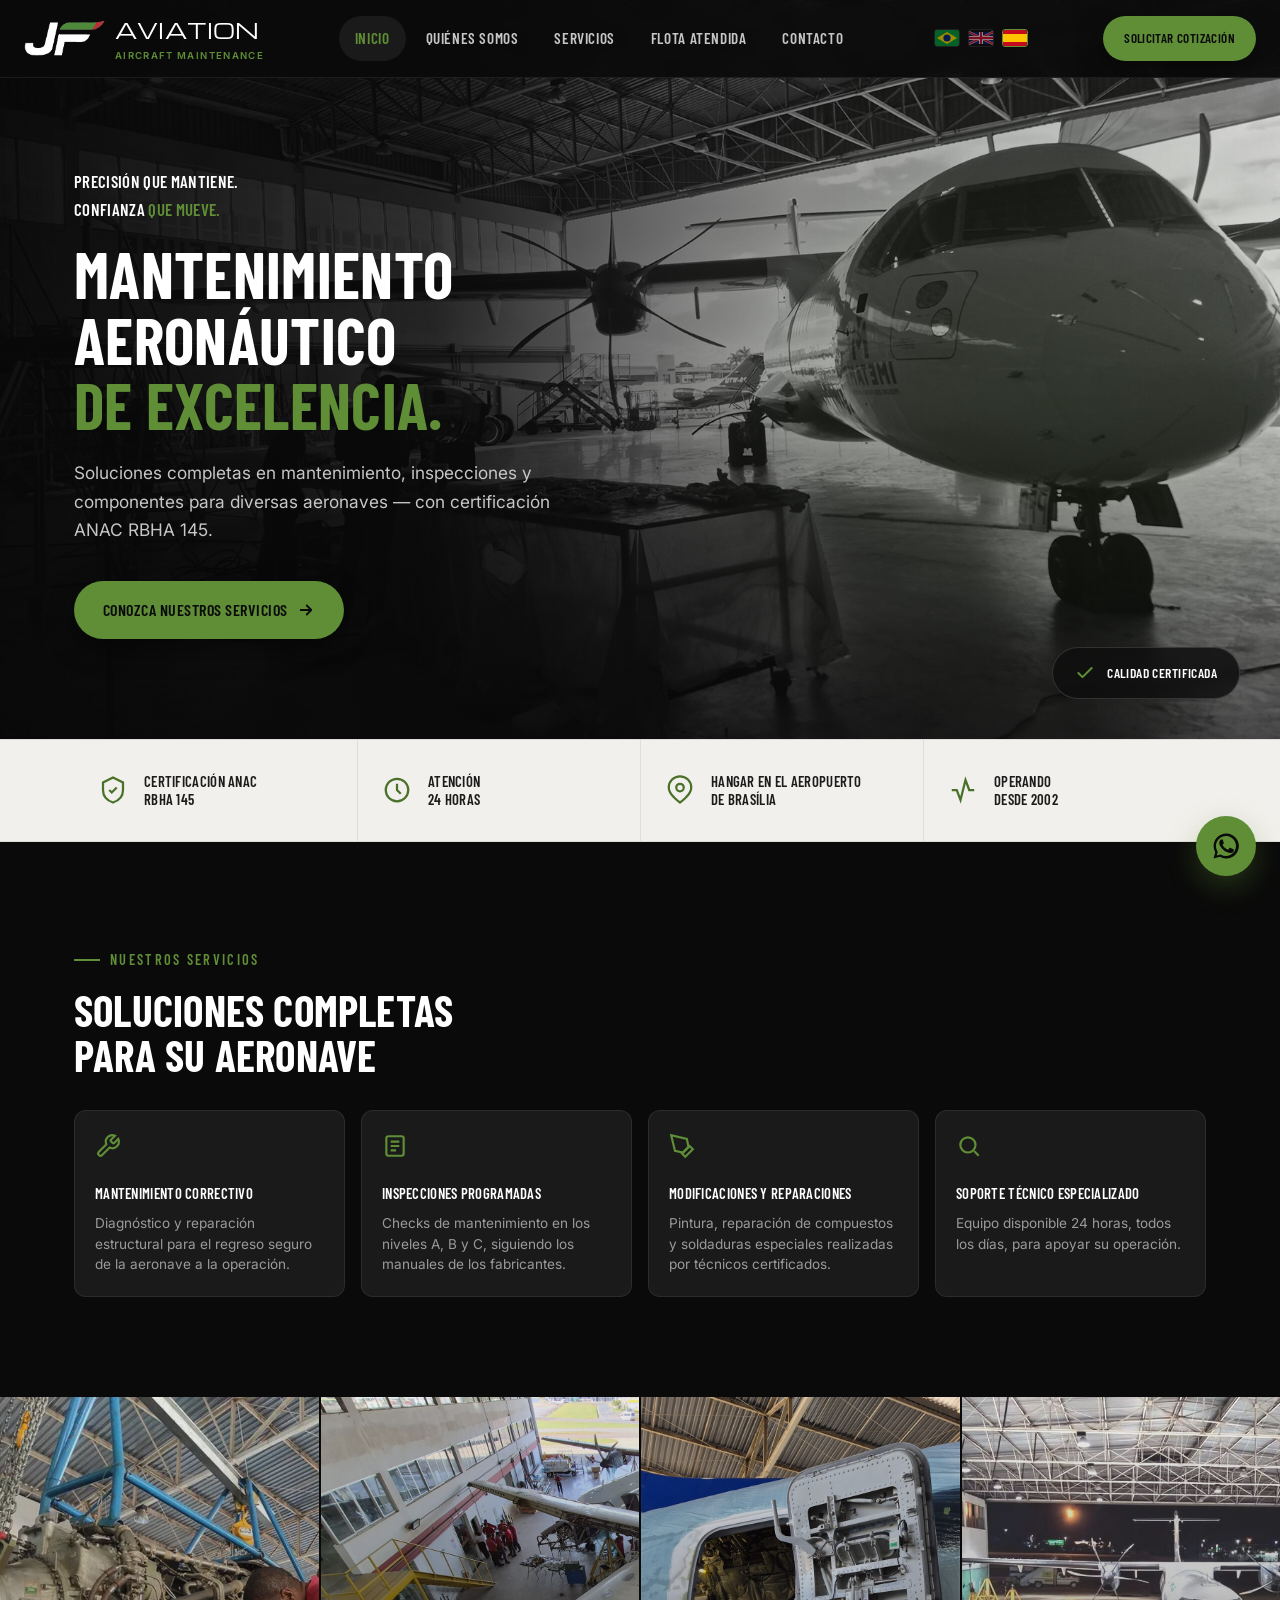
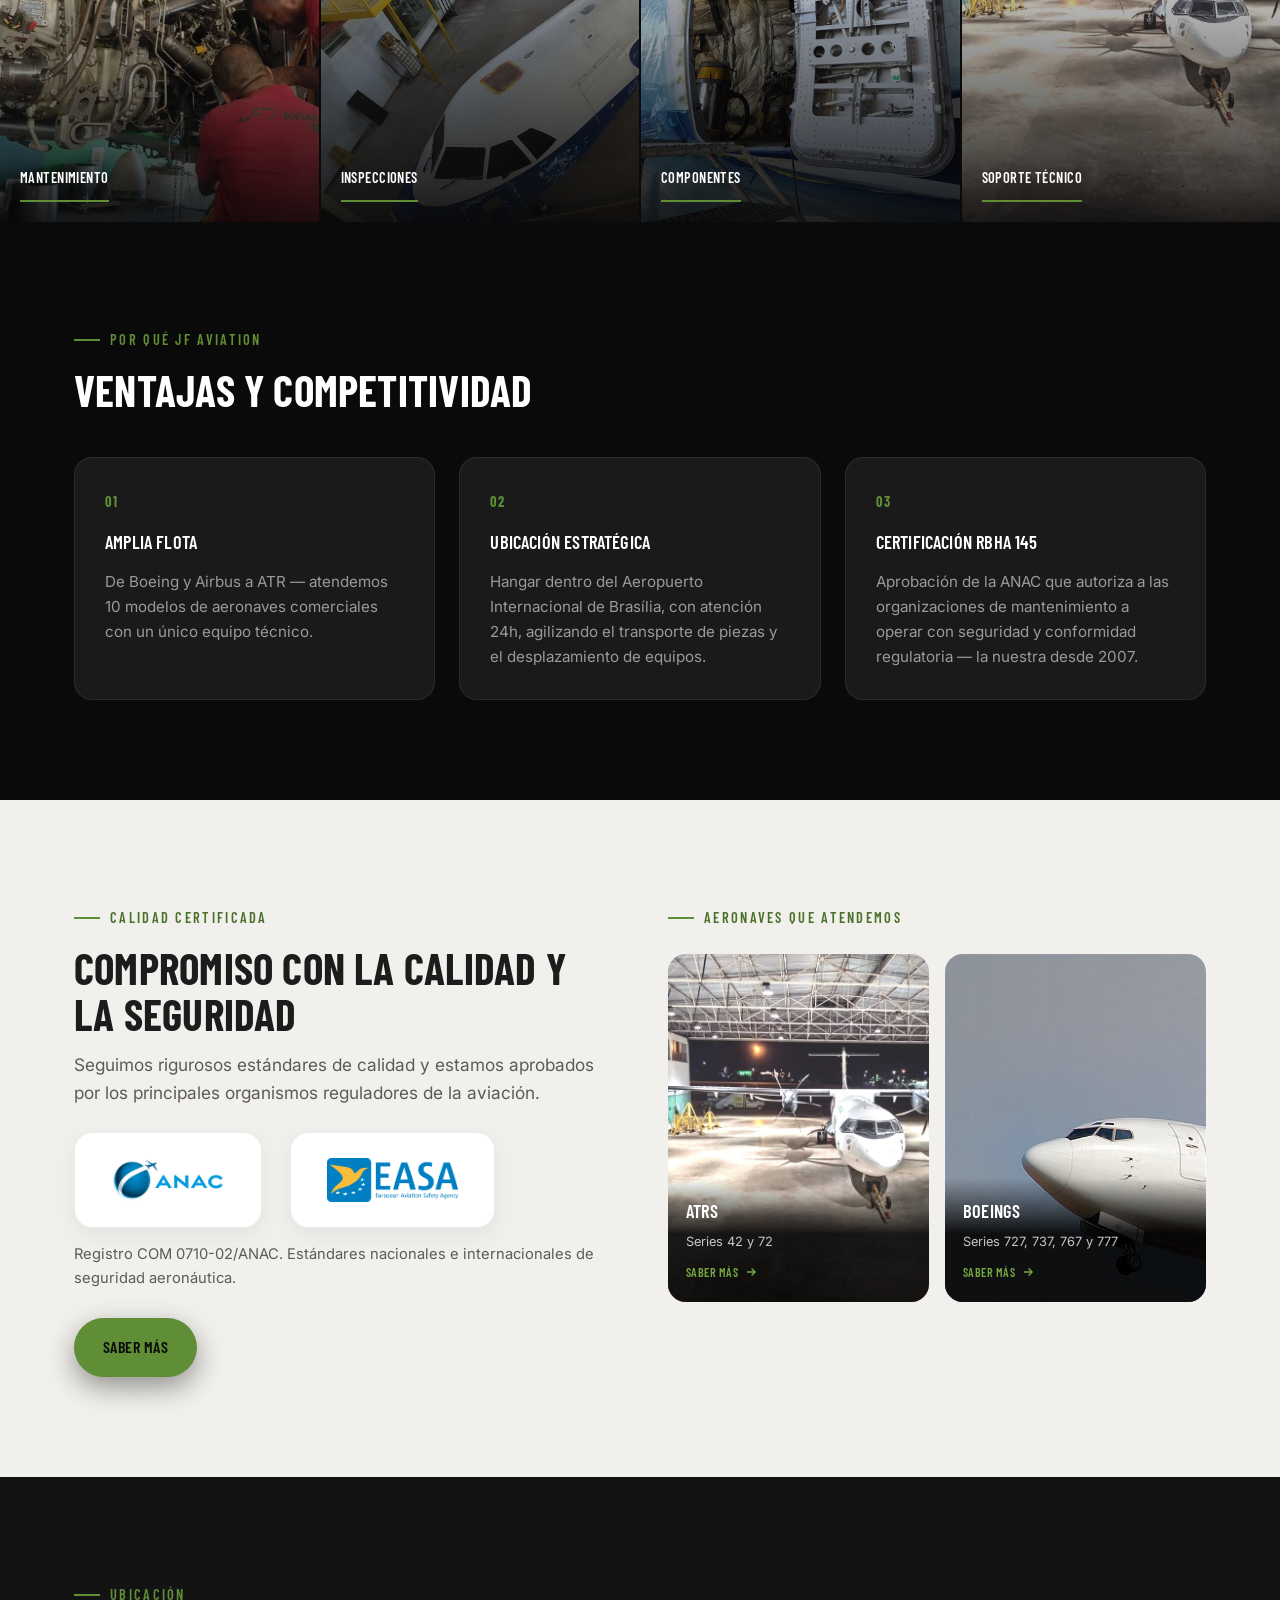
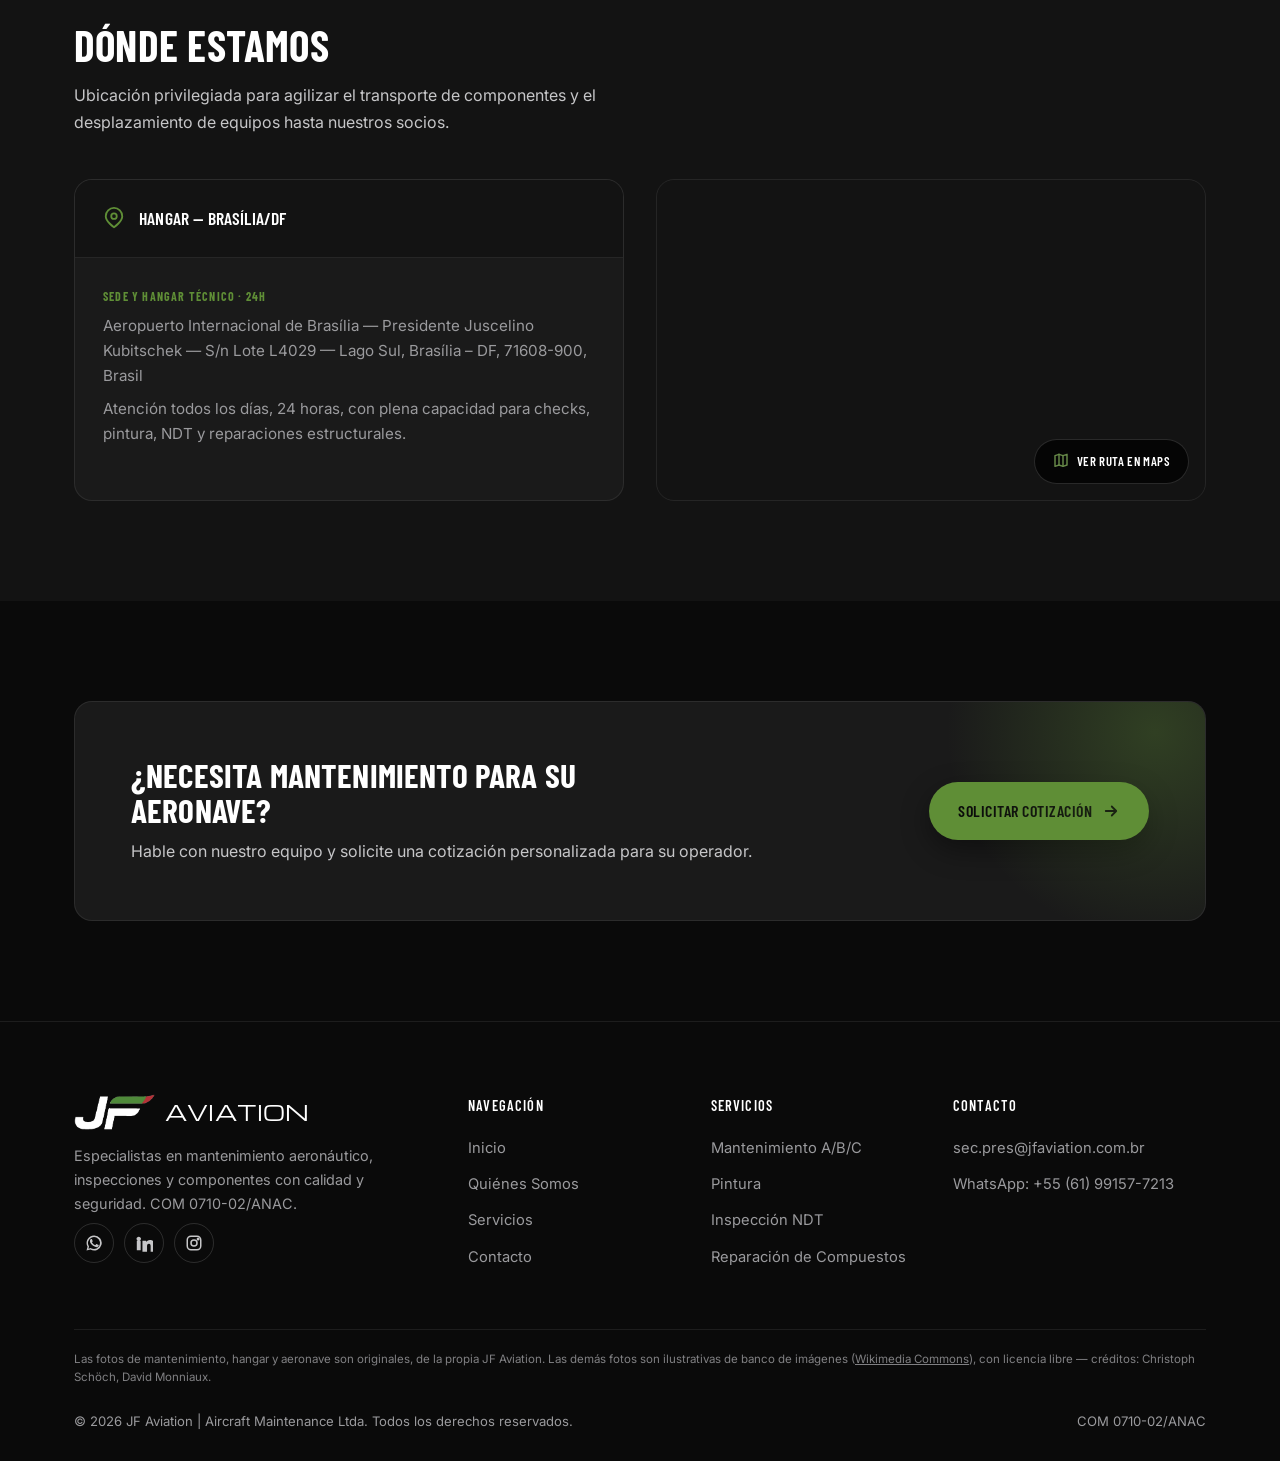
<file: es/index.html>
<!DOCTYPE html>
<html lang="es">
<head>
<meta charset="UTF-8">
<meta name="viewport" content="width=device-width, initial-scale=1.0">
<title>JF Aviation | Mantenimiento Aeronáutico de Excelencia — ANAC RBHA 145</title>
<meta name="description" content="JF Aviation — más de 20 años de experiencia en mantenimiento estructural, checks A/B/C, pintura, NDT y reparación de compuestos para aeronaves comerciales. Certificación ANAC RBHA 145.">
<meta property="og:type" content="website">
<meta property="og:locale" content="es_ES">
<meta property="og:url" content="https://jfaviation.com.br/es/">
<meta property="og:title" content="JF Aviation | Mantenimiento Aeronáutico de Excelencia — ANAC RBHA 145">
<meta property="og:description" content="Más de 20 años de experiencia en mantenimiento estructural, checks A/B/C, pintura, NDT y reparación de compuestos para aeronaves comerciales. Certificación ANAC RBHA 145.">
<meta property="og:image" content="https://jfaviation.com.br/assets/img/jf-logo-horizontal.png">
<meta name="twitter:card" content="summary_large_image">
<link rel="alternate" hreflang="pt-BR" href="https://jfaviation.com.br/">
<link rel="alternate" hreflang="en" href="https://jfaviation.com.br/en/">
<link rel="alternate" hreflang="es" href="https://jfaviation.com.br/es/">
<link rel="alternate" hreflang="x-default" href="https://jfaviation.com.br/">
<link rel="icon" type="image/svg+xml" href="../assets/img/favicon.svg">
<link rel="preconnect" href="https://fonts.googleapis.com">
<link rel="preconnect" href="https://fonts.gstatic.com" crossorigin>
<link href="https://fonts.googleapis.com/css2?family=Michroma&family=Barlow+Condensed:wght@500;600;700;800&family=Inter:wght@400;500;600;700&display=swap" rel="stylesheet">
<link rel="stylesheet" href="../assets/css/style.css">
</head>
<body>
<a href="#main" class="skip-link">Saltar al contenido</a>

<header class="site-header">
  <div class="container">
    <a href="index.html" class="brand">
      <img class="mark" src="../assets/img/jf-mark-white.png" alt="JF Aviation">
      <span>AVIATION<small>Aircraft Maintenance</small></span>
    </a>

    <button class="nav-toggle" aria-label="Abrir menú" aria-expanded="false">
      <svg viewBox="0 0 24 24" fill="none" stroke="currentColor" stroke-width="2" stroke-linecap="round"><path d="M4 6h16M4 12h16M4 18h16"/></svg>
    </button>

    <nav class="nav-main" aria-label="Navegación principal">
      <a href="index.html" aria-current="page">Inicio</a>
      <a href="quem-somos.html">Quiénes Somos</a>
      <a href="servicos.html">Servicios</a>
      <a href="servicos.html#frota">Flota Atendida</a>
      <a href="contato.html">Contacto</a>
      <a href="contato.html" class="btn btn-gold nav-mobile-cta">Solicitar Cotización</a>
      <div class="lang-switcher-mobile">
        <a href="../index.html" aria-label="Português"><svg viewBox="0 0 24 16" width="24" height="16"><rect width="24" height="16" fill="#009B3A"/><polygon points="12,2 22,8 12,14 2,8" fill="#FFDF00"/><circle cx="12" cy="8" r="3.6" fill="#002776"/></svg></a>
        <a href="../en/index.html" aria-label="English"><svg viewBox="0 0 60 30" width="24" height="16"><clipPath id="s"><path d="M0,0 v30 h60 v-30 z"/></clipPath><clipPath id="t"><path d="M30,15 h30 v15 z v15 h-30 z h-30 v-15 z v-15 h30 z"/></clipPath><g clip-path="url(#s)"><path d="M0,0 v30 h60 v-30 z" fill="#012169"/><path d="M0,0 L60,30 M60,0 L0,30" stroke="#fff" stroke-width="6"/><path d="M0,0 L60,30 M60,0 L0,30" clip-path="url(#t)" stroke="#C8102E" stroke-width="4"/><path d="M30,0 v30 M0,15 h60" stroke="#fff" stroke-width="10"/><path d="M30,0 v30 M0,15 h60" stroke="#C8102E" stroke-width="6"/></g></svg></a>
        <a href="index.html" class="active" aria-label="Español"><svg viewBox="0 0 750 500" width="24" height="16"><path fill="#c60b1e" d="M0 0h750v500H0z"/><path fill="#ffc400" d="M0 125h750v250H0z"/></svg></a>
      </div>
    </nav>

    <div class="lang-switcher">
      <a href="../index.html" aria-label="Português"><svg viewBox="0 0 24 16" width="24" height="16"><rect width="24" height="16" fill="#009B3A"/><polygon points="12,2 22,8 12,14 2,8" fill="#FFDF00"/><circle cx="12" cy="8" r="3.6" fill="#002776"/></svg></a>
      <a href="../en/index.html" aria-label="English"><svg viewBox="0 0 60 30" width="24" height="16"><clipPath id="s"><path d="M0,0 v30 h60 v-30 z"/></clipPath><clipPath id="t"><path d="M30,15 h30 v15 z v15 h-30 z h-30 v-15 z v-15 h30 z"/></clipPath><g clip-path="url(#s)"><path d="M0,0 v30 h60 v-30 z" fill="#012169"/><path d="M0,0 L60,30 M60,0 L0,30" stroke="#fff" stroke-width="6"/><path d="M0,0 L60,30 M60,0 L0,30" clip-path="url(#t)" stroke="#C8102E" stroke-width="4"/><path d="M30,0 v30 M0,15 h60" stroke="#fff" stroke-width="10"/><path d="M30,0 v30 M0,15 h60" stroke="#C8102E" stroke-width="6"/></g></svg></a>
      <a href="index.html" class="active" aria-label="Español"><svg viewBox="0 0 750 500" width="24" height="16"><path fill="#c60b1e" d="M0 0h750v500H0z"/><path fill="#ffc400" d="M0 125h750v250H0z"/></svg></a>
    </div>

    <div class="nav-cta">
      <a href="contato.html" class="btn btn-gold btn-sm">Solicitar Cotización</a>
    </div>
  </div>
</header>

<main id="main">

  <!-- HERO -->
  <section class="hero">
    <div class="hero-photo" aria-hidden="true">
      <div class="photo-fill"></div>
    </div>
    <div class="container">
      <div class="hero-copy">
        <p class="eyebrow-line">Precisión que mantiene.<br>Confianza <span class="accent">que mueve.</span></p>
        <h1 class="hero-title">Mantenimiento<br>Aeronáutico<br><span class="accent">de excelencia.</span></h1>
        <p class="lead">Soluciones completas en mantenimiento, inspecciones y componentes para diversas aeronaves — con certificación ANAC RBHA 145.</p>
        <div class="hero-actions">
          <a href="servicos.html" class="btn btn-gold">
            Conozca nuestros servicios
            <svg viewBox="0 0 24 24" fill="none" stroke="currentColor" stroke-width="2.4" stroke-linecap="round" stroke-linejoin="round"><path d="M5 12h14M13 6l6 6-6 6"/></svg>
          </a>
        </div>
      </div>
    </div>
    <div class="hero-cert-float">
      <svg viewBox="0 0 24 24" fill="none" stroke="currentColor" stroke-width="2.4" stroke-linecap="round" stroke-linejoin="round"><path d="M20 6L9 17l-5-5"/></svg>
      Calidad certificada
    </div>
  </section>

  <!-- FRANJA DE CARACTERÍSTICAS -->
  <section class="feature-strip">
    <div class="container">
      <div class="feature-item">
        <svg viewBox="0 0 24 24" fill="none" stroke="currentColor" stroke-width="1.8"><path d="M12 2l8 4v6c0 5-3.4 8.5-8 10-4.6-1.5-8-5-8-10V6l8-4z"/><path d="M9 12l2 2 4-4"/></svg>
        <span>Certificación ANAC<br>RBHA 145</span>
      </div>
      <div class="feature-item">
        <svg viewBox="0 0 24 24" fill="none" stroke="currentColor" stroke-width="1.8"><circle cx="12" cy="12" r="9"/><path d="M12 7v5l3 3"/></svg>
        <span>Atención<br>24 horas</span>
      </div>
      <div class="feature-item">
        <svg viewBox="0 0 24 24" fill="none" stroke="currentColor" stroke-width="1.8"><path d="M21 10c0 6-9 12-9 12S3 16 3 10a9 9 0 0118 0z"/><circle cx="12" cy="10" r="3"/></svg>
        <span>Hangar en el Aeropuerto<br>de Brasília</span>
      </div>
      <div class="feature-item">
        <svg viewBox="0 0 24 24" fill="none" stroke="currentColor" stroke-width="1.8"><path d="M3 12h4l3 8 4-16 3 8h4"/></svg>
        <span>Operando<br>desde 2002</span>
      </div>
    </div>
  </section>

  <!-- SERVICIOS + COMPROMISO -->
  <section class="section" id="servicos">
    <div class="container">
      <div>
        <span class="eyebrow">Nuestros Servicios</span>
        <h2 style="margin-top:16px;">Soluciones completas<br>para su aeronave</h2>
        <div class="mini-grid">
          <div class="mini-card">
            <svg class="mini-icon" viewBox="0 0 24 24" fill="none" stroke="currentColor" stroke-width="2"><path d="M14.7 6.3a1 1 0 000 1.4l1.6 1.6a1 1 0 001.4 0l3.77-3.77a6 6 0 01-7.94 7.94l-6.91 6.91a2.12 2.12 0 01-3-3l6.91-6.91a6 6 0 017.94-7.94l-3.76 3.76z"/></svg>
            <h4>Mantenimiento Correctivo</h4>
            <p>Diagnóstico y reparación estructural para el regreso seguro de la aeronave a la operación.</p>
          </div>
          <div class="mini-card">
            <svg class="mini-icon" viewBox="0 0 24 24" fill="none" stroke="currentColor" stroke-width="2"><rect x="4" y="3" width="16" height="18" rx="2"/><path d="M8 8h8M8 12h8M8 16h5"/></svg>
            <h4>Inspecciones Programadas</h4>
            <p>Checks de mantenimiento en los niveles A, B y C, siguiendo los manuales de los fabricantes.</p>
          </div>
          <div class="mini-card">
            <svg class="mini-icon" viewBox="0 0 24 24" fill="none" stroke="currentColor" stroke-width="2"><path d="M12 19l7-7 3 3-7 7-3-3z"/><path d="M18 13l-1.5-7.5L2 2l3.5 14.5L13 18l5-5z"/></svg>
            <h4>Modificaciones y Reparaciones</h4>
            <p>Pintura, reparación de compuestos y soldaduras especiales realizadas por técnicos certificados.</p>
          </div>
          <div class="mini-card">
            <svg class="mini-icon" viewBox="0 0 24 24" fill="none" stroke="currentColor" stroke-width="2"><circle cx="11" cy="11" r="7"/><path d="M21 21l-4.3-4.3"/></svg>
            <h4>Soporte Técnico Especializado</h4>
            <p>Equipo disponible 24 horas, todos los días, para apoyar su operación.</p>
          </div>
        </div>
      </div>
    </div>
  </section>

  <!-- GALERÍA DE FOTOS -->
  <!-- Mantenimiento y Soporte Técnico: fotos reales de JF Aviation. Inspecciones y Componentes aún son de banco de imágenes. -->
  <section>
    <div class="photo-grid">
      <div class="photo-tile">
        <img src="../assets/img/photos/jf-real-manutencao.jpg" alt="Equipo de JF Aviation realizando mantenimiento en un motor de aeronave" loading="lazy">
        <span class="tile-label">Mantenimiento</span>
      </div>
      <div class="photo-tile">
        <img src="../assets/img/photos/jf-real-hangar-inspecao.jpg" alt="Aeronave ATR en inspección en el hangar de JF Aviation" loading="lazy">
        <span class="tile-label">Inspecciones</span>
      </div>
      <div class="photo-tile">
        <img src="../assets/img/photos/jf-real-componente-painel.jpg" alt="Panel de acceso abierto mostrando los componentes internos de la aeronave" loading="lazy">
        <span class="tile-label">Componentes</span>
      </div>
      <div class="photo-tile">
        <img src="../assets/img/photos/jf-real-hangar-atr.jpg" alt="Aeronave ATR en el hangar de JF Aviation en Brasília" loading="lazy">
        <span class="tile-label">Soporte Técnico</span>
      </div>
    </div>
  </section>

  <!-- DIFERENCIALES -->
  <section class="section">
    <div class="container">
      <div class="section-head">
        <span class="eyebrow">Por qué JF Aviation</span>
        <h2 style="margin-top:16px;">Ventajas y competitividad</h2>
      </div>
      <div class="diff-grid">
        <div class="diff-card">
          <span class="diff-num">01</span>
          <h3>Amplia flota</h3>
          <p>De Boeing y Airbus a ATR — atendemos 10 modelos de aeronaves comerciales con un único equipo técnico.</p>
        </div>
        <div class="diff-card">
          <span class="diff-num">02</span>
          <h3>Ubicación estratégica</h3>
          <p>Hangar dentro del Aeropuerto Internacional de Brasília, con atención 24h, agilizando el transporte de piezas y el desplazamiento de equipos.</p>
        </div>
        <div class="diff-card">
          <span class="diff-num">03</span>
          <h3>Certificación RBHA 145</h3>
          <p>Aprobación de la ANAC que autoriza a las organizaciones de mantenimiento a operar con seguridad y conformidad regulatoria — la nuestra desde 2007.</p>
        </div>
      </div>
    </div>
  </section>

  <!-- CERTIFICACIONES + FLOTA -->
  <section class="section section-light">
    <div class="container">
      <div class="cert-fleet-split">
        <div>
          <span class="eyebrow">Calidad certificada</span>
          <h2 style="margin-top:16px;">Compromiso con la calidad y la seguridad</h2>
          <p class="lead" style="margin-top:14px;">Seguimos rigurosos estándares de calidad y estamos aprobados por los principales organismos reguladores de la aviación.</p>
          <div class="cert-badges">
            <div class="cert-logo">
              <img src="../assets/img/certs/jf-cert-anac.png" alt="ANAC — Agencia Nacional de Aviación Civil de Brasil" loading="lazy">
            </div>
            <div class="cert-logo">
              <img src="../assets/img/certs/jf-cert-easa.png" alt="EASA — Agencia de la Unión Europea para la Seguridad Aérea" loading="lazy">
            </div>
          </div>
          <p class="cert-note">Registro COM 0710-02/ANAC. Estándares nacionales e internacionales de seguridad aeronáutica.</p>
          <a href="quem-somos.html" class="btn btn-gold" style="margin-top:28px;">Saber más</a>
        </div>
        <div>
          <span class="eyebrow">Aeronaves que atendemos</span>
          <div class="fleet-mini-grid">
            <a href="servicos.html#frota" class="fleet-mini-card">
              <img src="../assets/img/photos/jf-real-hangar-atr.jpg" alt="Aeronave ATR atendida por JF Aviation" loading="lazy">
              <div class="fleet-mini-info">
                <h3>ATRs</h3>
                <span class="fleet-mini-models">Series 42 y 72</span>
                <span class="fleet-mini-link">Saber más <svg viewBox="0 0 24 24" fill="none" stroke="currentColor" stroke-width="2.4"><path d="M5 12h14M13 6l6 6-6 6"/></svg></span>
              </div>
            </a>
            <a href="servicos.html#frota" class="fleet-mini-card">
              <img src="../assets/img/photos/jf-fleet-boeing-crop.jpg" alt="Aeronave Boeing atendida por JF Aviation" loading="lazy">
              <div class="fleet-mini-info">
                <h3>Boeings</h3>
                <span class="fleet-mini-models">Series 727, 737, 767 y 777</span>
                <span class="fleet-mini-link">Saber más <svg viewBox="0 0 24 24" fill="none" stroke="currentColor" stroke-width="2.4"><path d="M5 12h14M13 6l6 6-6 6"/></svg></span>
              </div>
            </a>
          </div>
        </div>
      </div>
    </div>
  </section>

  <!-- UBICACIÓN -->
  <section class="section section-alt">
    <div class="container">
      <div class="section-head">
        <span class="eyebrow">Ubicación</span>
        <h2 style="margin-top:16px;">Dónde estamos</h2>
        <p>Ubicación privilegiada para agilizar el transporte de componentes y el desplazamiento de equipos hasta nuestros socios.</p>
      </div>
      <div class="location-split">
        <div class="location-card">
          <div class="location-top">
            <svg viewBox="0 0 24 24" fill="none" stroke="currentColor" stroke-width="2"><path d="M21 10c0 6-9 12-9 12S3 16 3 10a9 9 0 0118 0z"/><circle cx="12" cy="10" r="3"/></svg>
            <h3 style="margin:0;">Hangar — Brasília/DF</h3>
          </div>
          <div class="location-body">
            <span class="location-tag">Sede y hangar técnico · 24h</span>
            <p>Aeropuerto Internacional de Brasília — Presidente Juscelino Kubitschek — S/n Lote L4029 — Lago Sul, Brasília – DF, 71608-900, Brasil</p>
            <p>Atención todos los días, 24 horas, con plena capacidad para checks, pintura, NDT y reparaciones estructurales.</p>
          </div>
        </div>
        <div class="map-card">
          <iframe src="https://www.google.com/maps?q=Aeroporto+Internacional+de+Bras%C3%ADlia&output=embed" loading="lazy" referrerpolicy="no-referrer-when-downgrade" title="Mapa - Hangar Brasília" aria-hidden="true" tabindex="-1"></iframe>
          <a class="map-link" href="https://www.google.com/maps/dir/?api=1&destination=Aeroporto+Internacional+de+Bras%C3%ADlia+-+Presidente+Juscelino+Kubitschek+-+S%2Fn+Lote+L4029+-+Lago+Sul%2C+Bras%C3%ADlia+-+DF%2C+71608-900" target="_blank" rel="noopener" aria-label="Ver ruta hasta el hangar de JF Aviation en Google Maps"></a>
          <span class="map-badge">
            <svg viewBox="0 0 24 24" fill="none" stroke="currentColor" stroke-width="2.2" stroke-linecap="round" stroke-linejoin="round"><path d="M9 18l-6 2V4l6-2 6 2 6-2v16l-6 2-6-2z"/><path d="M9 2v16M15 4v16"/></svg>
            Ver ruta en Maps
          </span>
        </div>
      </div>
    </div>
  </section>

  <!-- CTA FINAL -->
  <section class="section">
    <div class="container">
      <div class="cta-banner">
        <div>
          <h2>¿Necesita mantenimiento para su aeronave?</h2>
          <p>Hable con nuestro equipo y solicite una cotización personalizada para su operador.</p>
        </div>
        <a href="contato.html" class="btn btn-gold">
          Solicitar Cotización
          <svg viewBox="0 0 24 24" fill="none" stroke="currentColor" stroke-width="2.4" stroke-linecap="round" stroke-linejoin="round"><path d="M5 12h14M13 6l6 6-6 6"/></svg>
        </a>
      </div>
    </div>
  </section>

</main>

<footer class="site-footer">
  <div class="container">
    <div class="footer-grid">
      <div class="footer-brand">
        <span class="brand">
          <img class="mark" src="../assets/img/jf-mark-white.png" alt="JF Aviation">
          <span>AVIATION</span>
        </span>
        <p>Especialistas en mantenimiento aeronáutico, inspecciones y componentes con calidad y seguridad. COM 0710-02/ANAC.</p>
        <div class="footer-social">
          <a href="https://wa.me/5561991577213" target="_blank" rel="noopener" aria-label="WhatsApp">
            <svg viewBox="0 0 24 24" fill="currentColor"><path d="M17.5 14.4c-.3-.1-1.7-.8-2-1-.3-.1-.5-.1-.7.1-.2.3-.7 1-.9 1.2-.2.2-.3.2-.6.1-.3-.1-1.2-.5-2.3-1.5-.9-.8-1.4-1.7-1.6-2-.2-.3 0-.5.1-.6.1-.1.3-.3.4-.5.1-.2.2-.3.3-.5.1-.2 0-.4 0-.5C10.1 9 9.6 7.7 9.4 7.2c-.2-.5-.4-.4-.6-.4h-.5c-.2 0-.5.1-.7.3-.3.3-1 1-1 2.4s1 2.8 1.2 3c.1.2 2 3.1 4.9 4.3.7.3 1.2.5 1.6.6.7.2 1.3.2 1.8.1.6-.1 1.7-.7 2-1.4.2-.6.2-1.2.2-1.3-.1-.2-.3-.2-.6-.4z"/><path d="M12 2a10 10 0 00-8.6 15L2 22l5.2-1.4A10 10 0 1012 2zm0 18a8 8 0 01-4.1-1.1l-.3-.2-3 .8.8-2.9-.2-.3A8 8 0 1112 20z"/></svg>
          </a>
          <a href="#" aria-label="LinkedIn">
            <svg viewBox="0 0 24 24" fill="currentColor"><path d="M4.98 3.5C3.34 3.5 2 4.84 2 6.48s1.34 2.98 2.98 2.98h.03C6.66 9.46 8 8.12 8 6.48 8 4.84 6.66 3.5 4.98 3.5zM2.4 21.5h5.16V8.98H2.4V21.5zM9.94 8.98h4.94v1.71h.07c.69-1.3 2.37-2.67 4.88-2.67 5.22 0 6.18 3.44 6.18 7.91v7.57h-5.15v-6.71c0-1.6-.03-3.66-2.23-3.66-2.23 0-2.57 1.74-2.57 3.54v6.83H9.94V8.98z"/></svg>
          </a>
          <a href="#" aria-label="Instagram">
            <svg viewBox="0 0 24 24" fill="none" stroke="currentColor" stroke-width="2"><rect x="3" y="3" width="18" height="18" rx="5"/><circle cx="12" cy="12" r="4"/><circle cx="17.5" cy="6.5" r="1"/></svg>
          </a>
        </div>
      </div>
      <div class="footer-col">
        <h4>Navegación</h4>
        <ul>
          <li><a href="index.html">Inicio</a></li>
          <li><a href="quem-somos.html">Quiénes Somos</a></li>
          <li><a href="servicos.html">Servicios</a></li>
          <li><a href="contato.html">Contacto</a></li>
        </ul>
      </div>
      <div class="footer-col">
        <h4>Servicios</h4>
        <ul>
          <li><a href="servicos.html#manutencao">Mantenimiento A/B/C</a></li>
          <li><a href="servicos.html#pintura">Pintura</a></li>
          <li><a href="servicos.html#ndt">Inspección NDT</a></li>
          <li><a href="servicos.html#compositos">Reparación de Compuestos</a></li>
        </ul>
      </div>
      <div class="footer-col">
        <h4>Contacto</h4>
        <ul>
          <li><a href="mailto:sec.pres@jfaviation.com.br">sec.pres@jfaviation.com.br</a></li>
          <li><a href="https://wa.me/5561991577213" target="_blank" rel="noopener">WhatsApp: +55 (61) 99157-7213</a></li>
        </ul>
      </div>
    </div>
    <p class="photo-credits">Las fotos de mantenimiento, hangar y aeronave son originales, de la propia JF Aviation. Las demás fotos son ilustrativas de banco de imágenes (<a href="https://commons.wikimedia.org" target="_blank" rel="noopener">Wikimedia Commons</a>), con licencia libre — créditos: Christoph Schöch, David Monniaux.</p>
    <div class="footer-bottom">
      <span>© <span data-year>2026</span> JF Aviation | Aircraft Maintenance Ltda. Todos los derechos reservados.</span>
      <span>COM 0710-02/ANAC</span>
    </div>
  </div>
</footer>

<a class="wa-float" href="https://wa.me/5561991577213" target="_blank" rel="noopener" aria-label="Hablar por WhatsApp">
  <svg viewBox="0 0 24 24" fill="currentColor"><path d="M17.5 14.4c-.3-.1-1.7-.8-2-1-.3-.1-.5-.1-.7.1-.2.3-.7 1-.9 1.2-.2.2-.3.2-.6.1-.3-.1-1.2-.5-2.3-1.5-.9-.8-1.4-1.7-1.6-2-.2-.3 0-.5.1-.6.1-.1.3-.3.4-.5.1-.2.2-.3.3-.5.1-.2 0-.4 0-.5C10.1 9 9.6 7.7 9.4 7.2c-.2-.5-.4-.4-.6-.4h-.5c-.2 0-.5.1-.7.3-.3.3-1 1-1 2.4s1 2.8 1.2 3c.1.2 2 3.1 4.9 4.3.7.3 1.2.5 1.6.6.7.2 1.3.2 1.8.1.6-.1 1.7-.7 2-1.4.2-.6.2-1.2.2-1.3-.1-.2-.3-.2-.6-.4z"/><path d="M12 2a10 10 0 00-8.6 15L2 22l5.2-1.4A10 10 0 1012 2zm0 18a8 8 0 01-4.1-1.1l-.3-.2-3 .8.8-2.9-.2-.3A8 8 0 1112 20z"/></svg>
</a>

<script src="../assets/js/main.js"></script>
</body>
</html>
</file>
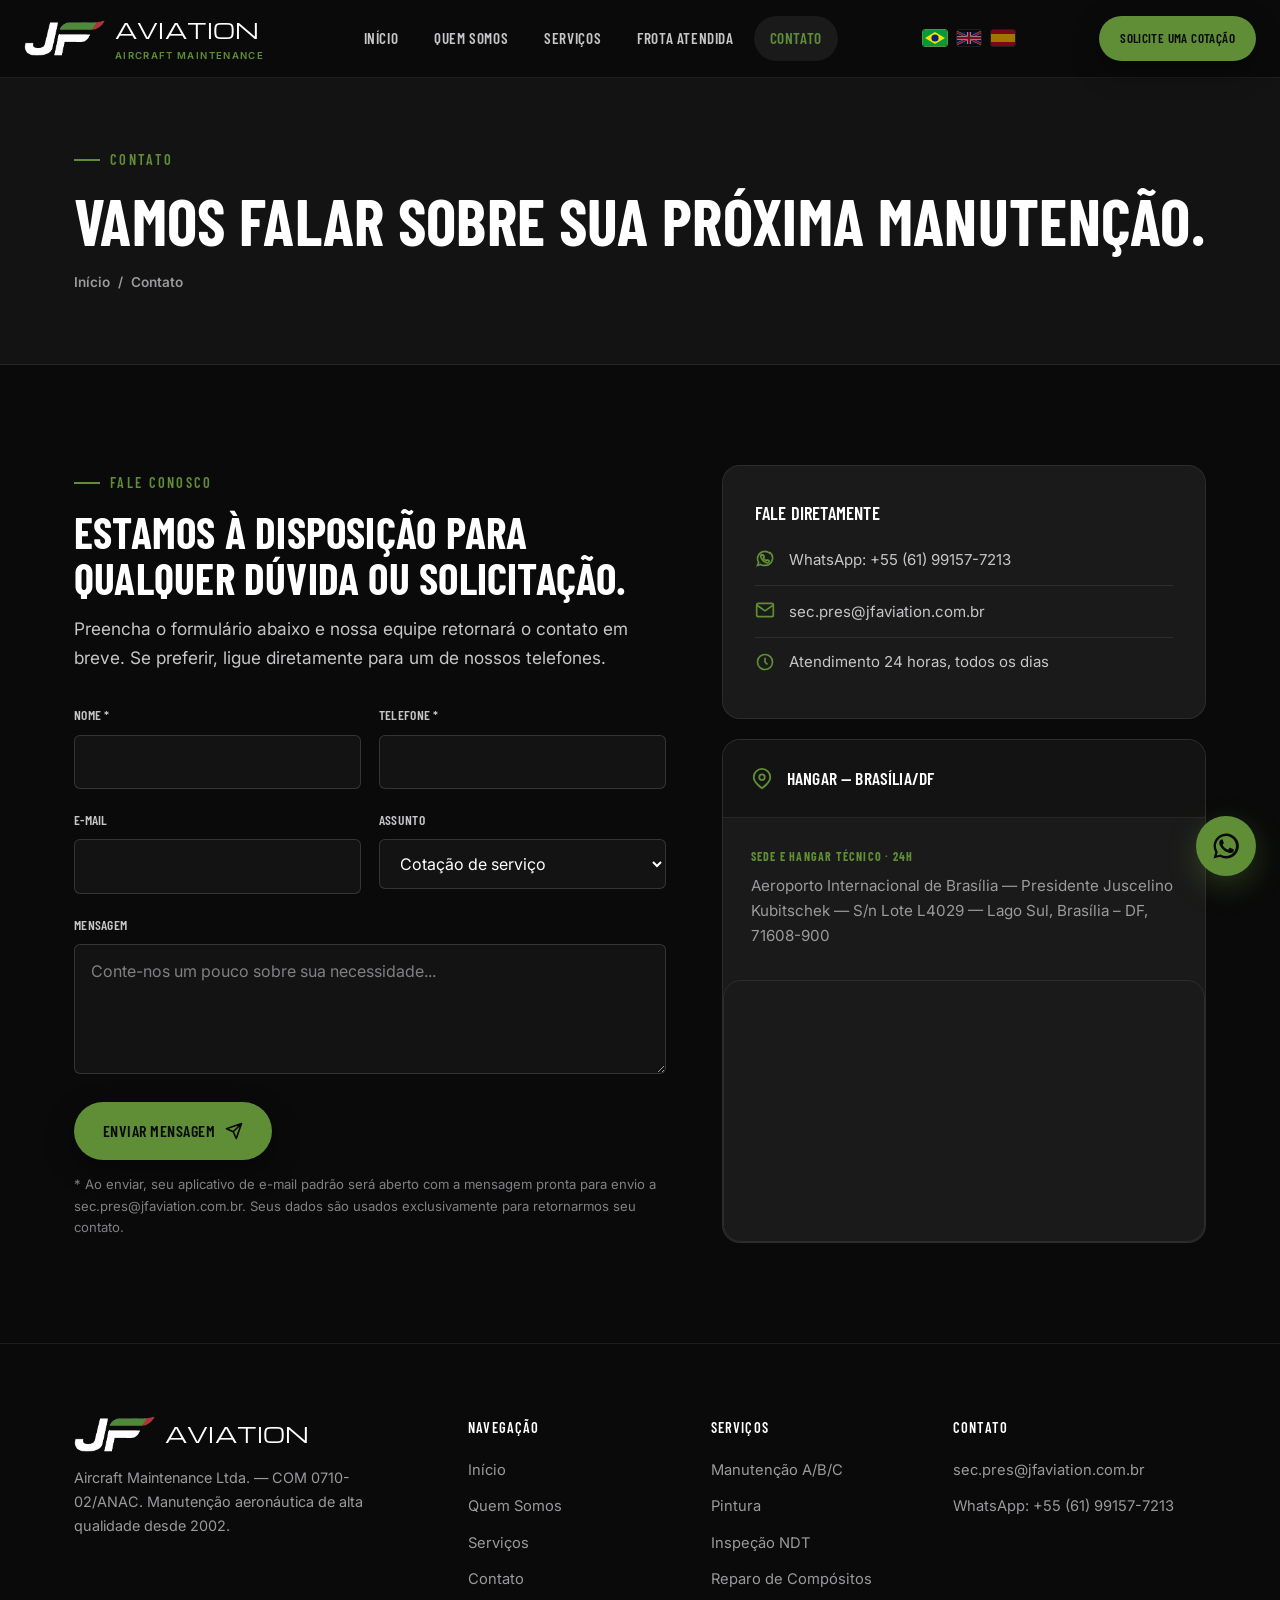
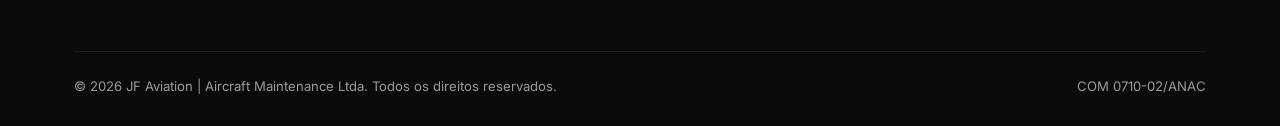
<file: contato.html>
<!DOCTYPE html>
<html lang="pt-BR">
<head>
<meta charset="UTF-8">
<meta name="viewport" content="width=device-width, initial-scale=1.0">
<title>Contato | JF Aviation</title>
<meta name="description" content="Fale com a JF Aviation para solicitar cotações, catálogo de peças ou tirar dúvidas sobre manutenção aeronáutica. Atendimento 24h no nosso hangar em Brasília.">
<meta property="og:type" content="website">
<meta property="og:locale" content="pt_BR">
<meta property="og:url" content="https://jfaviation.com.br/contato.html">
<meta property="og:title" content="Contato | JF Aviation">
<meta property="og:description" content="Fale com a JF Aviation para solicitar cotações, catálogo de peças ou tirar dúvidas sobre manutenção aeronáutica. Atendimento 24h no nosso hangar em Brasília.">
<meta property="og:image" content="https://jfaviation.com.br/assets/img/jf-logo-horizontal.png">
<meta name="twitter:card" content="summary_large_image">
<link rel="alternate" hreflang="pt-BR" href="https://jfaviation.com.br/contato.html">
<link rel="alternate" hreflang="en" href="https://jfaviation.com.br/en/contato.html">
<link rel="alternate" hreflang="es" href="https://jfaviation.com.br/es/contato.html">
<link rel="alternate" hreflang="x-default" href="https://jfaviation.com.br/contato.html">
<link rel="icon" type="image/svg+xml" href="assets/img/favicon.svg">
<link rel="preconnect" href="https://fonts.googleapis.com">
<link rel="preconnect" href="https://fonts.gstatic.com" crossorigin>
<link href="https://fonts.googleapis.com/css2?family=Michroma&family=Barlow+Condensed:wght@500;600;700;800&family=Inter:wght@400;500;600;700&display=swap" rel="stylesheet">
<link rel="stylesheet" href="assets/css/style.css">
</head>
<body>
<a href="#main" class="skip-link">Pular para o conteúdo</a>

<header class="site-header">
  <div class="container">
    <a href="index.html" class="brand">
      <img class="mark" src="assets/img/jf-mark-white.png" alt="JF Aviation">
      <span>AVIATION<small>Aircraft Maintenance</small></span>
    </a>

    <button class="nav-toggle" aria-label="Abrir menu" aria-expanded="false">
      <svg viewBox="0 0 24 24" fill="none" stroke="currentColor" stroke-width="2" stroke-linecap="round"><path d="M4 6h16M4 12h16M4 18h16"/></svg>
    </button>

    <nav class="nav-main" aria-label="Navegação principal">
      <a href="index.html">Início</a>
      <a href="quem-somos.html">Quem Somos</a>
      <a href="servicos.html">Serviços</a>
      <a href="servicos.html#frota">Frota Atendida</a>
      <a href="contato.html" aria-current="page">Contato</a>
      <a href="contato.html" class="btn btn-gold nav-mobile-cta">Solicite uma Cotação</a>
      <div class="lang-switcher-mobile">
        <a href="contato.html" class="active" aria-label="Português"><svg viewBox="0 0 24 16" width="24" height="16"><rect width="24" height="16" fill="#009B3A"/><polygon points="12,2 22,8 12,14 2,8" fill="#FFDF00"/><circle cx="12" cy="8" r="3.6" fill="#002776"/></svg></a>
        <a href="en/contato.html" aria-label="English"><svg viewBox="0 0 60 30" width="24" height="16"><clipPath id="s"><path d="M0,0 v30 h60 v-30 z"/></clipPath><clipPath id="t"><path d="M30,15 h30 v15 z v15 h-30 z h-30 v-15 z v-15 h30 z"/></clipPath><g clip-path="url(#s)"><path d="M0,0 v30 h60 v-30 z" fill="#012169"/><path d="M0,0 L60,30 M60,0 L0,30" stroke="#fff" stroke-width="6"/><path d="M0,0 L60,30 M60,0 L0,30" clip-path="url(#t)" stroke="#C8102E" stroke-width="4"/><path d="M30,0 v30 M0,15 h60" stroke="#fff" stroke-width="10"/><path d="M30,0 v30 M0,15 h60" stroke="#C8102E" stroke-width="6"/></g></svg></a>
        <a href="es/contato.html" aria-label="Español"><svg viewBox="0 0 750 500" width="24" height="16"><path fill="#c60b1e" d="M0 0h750v500H0z"/><path fill="#ffc400" d="M0 125h750v250H0z"/></svg></a>
      </div>
    </nav>

    <div class="lang-switcher">
      <a href="contato.html" class="active" aria-label="Português"><svg viewBox="0 0 24 16" width="24" height="16"><rect width="24" height="16" fill="#009B3A"/><polygon points="12,2 22,8 12,14 2,8" fill="#FFDF00"/><circle cx="12" cy="8" r="3.6" fill="#002776"/></svg></a>
      <a href="en/contato.html" aria-label="English"><svg viewBox="0 0 60 30" width="24" height="16"><clipPath id="s"><path d="M0,0 v30 h60 v-30 z"/></clipPath><clipPath id="t"><path d="M30,15 h30 v15 z v15 h-30 z h-30 v-15 z v-15 h30 z"/></clipPath><g clip-path="url(#s)"><path d="M0,0 v30 h60 v-30 z" fill="#012169"/><path d="M0,0 L60,30 M60,0 L0,30" stroke="#fff" stroke-width="6"/><path d="M0,0 L60,30 M60,0 L0,30" clip-path="url(#t)" stroke="#C8102E" stroke-width="4"/><path d="M30,0 v30 M0,15 h60" stroke="#fff" stroke-width="10"/><path d="M30,0 v30 M0,15 h60" stroke="#C8102E" stroke-width="6"/></g></svg></a>
      <a href="es/contato.html" aria-label="Español"><svg viewBox="0 0 750 500" width="24" height="16"><path fill="#c60b1e" d="M0 0h750v500H0z"/><path fill="#ffc400" d="M0 125h750v250H0z"/></svg></a>
    </div>

    <div class="nav-cta">
      <a href="contato.html" class="btn btn-gold btn-sm">Solicite uma Cotação</a>
    </div>
  </div>
</header>

<main id="main">

  <section class="page-header">
    <div class="hero-grid" aria-hidden="true"></div>
    <div class="container">
      <span class="eyebrow">Contato</span>
      <h1 style="margin-top:16px;">Vamos falar sobre sua próxima manutenção.</h1>
      <div class="breadcrumb">
        <a href="index.html">Início</a> / <span>Contato</span>
      </div>
    </div>
  </section>

  <section class="section">
    <div class="container contact-grid">

      <div>
        <span class="eyebrow">Fale conosco</span>
        <h2 style="margin-top:16px; margin-bottom:14px;">Estamos à disposição para qualquer dúvida ou solicitação.</h2>
        <p class="lead" style="margin-bottom:32px;">Preencha o formulário abaixo e nossa equipe retornará o contato em breve. Se preferir, ligue diretamente para um de nossos telefones.</p>

        <form novalidate>
          <div class="form-row">
            <div class="field">
              <label for="nome">Nome *</label>
              <input type="text" id="nome" name="nome" required autocomplete="name">
            </div>
            <div class="field">
              <label for="telefone">Telefone *</label>
              <input type="tel" id="telefone" name="telefone" required autocomplete="tel">
            </div>
          </div>
          <div class="form-row">
            <div class="field">
              <label for="email">E-mail</label>
              <input type="email" id="email" name="email" autocomplete="email">
            </div>
            <div class="field">
              <label for="assunto">Assunto</label>
              <select id="assunto" name="assunto">
                <option value="Cotação de serviço">Cotação de serviço</option>
                <option value="Solicitação de catálogo">Solicitação de catálogo</option>
                <option value="Parceria">Parceria</option>
                <option value="Outro">Outro</option>
              </select>
            </div>
          </div>
          <div class="field">
            <label for="mensagem">Mensagem</label>
            <textarea id="mensagem" name="mensagem" placeholder="Conte-nos um pouco sobre sua necessidade..."></textarea>
          </div>
          <button type="submit" class="btn btn-gold">
            Enviar mensagem
            <svg viewBox="0 0 24 24" fill="none" stroke="currentColor" stroke-width="2.2" stroke-linecap="round" stroke-linejoin="round"><path d="M22 2L11 13M22 2l-7 20-4-9-9-4 20-7z"/></svg>
          </button>
          <p class="form-status" style="display:none; margin-top:14px; color:var(--green-400); font-weight:600;"></p>
          <p class="form-note">* Ao enviar, seu aplicativo de e-mail padrão será aberto com a mensagem pronta para envio a sec.pres@jfaviation.com.br. Seus dados são usados exclusivamente para retornarmos seu contato.</p>
        </form>
      </div>

      <div>
        <div class="contact-info-card">
          <h3>Fale diretamente</h3>
          <div class="contact-row">
            <svg viewBox="0 0 24 24" fill="none" stroke="currentColor" stroke-width="2"><path d="M17.6 6.3A8.9 8.9 0 0012 4a8.8 8.8 0 00-7.6 13.3L3 21l3.8-1.3A8.8 8.8 0 0012 20.9a8.9 8.9 0 006.3-15.3z"/><path d="M8.4 8.8c.2-.5.5-.5.7-.5h.6c.2 0 .4 0 .6.4.2.5.7 1.6.7 1.7.1.2.1.3 0 .5-.1.2-.2.3-.3.4l-.5.5c-.1.1-.2.3-.1.5.2.3.7 1.1 1.5 1.7.9.7 1.5 1 1.8 1.1.2.1.4.1.5-.1l.5-.6c.2-.2.3-.2.5-.1l1.6.8c.2.1.3.1.4.3.1.2.1.9-.2 1.3-.3.5-1.4 1.1-2 1.1-.6 0-1.9-.2-3.6-1.4-2-1.4-3.2-3.5-3.4-3.8-.1-.3-.9-1.4-.9-2.6 0-1.2.6-1.8.8-2z"/></svg>
            <a href="https://wa.me/5561991577213" target="_blank" rel="noopener"><span>WhatsApp: +55 (61) 99157-7213</span></a>
          </div>
          <div class="contact-row">
            <svg viewBox="0 0 24 24" fill="none" stroke="currentColor" stroke-width="2"><path d="M4 4h16v16H4z" opacity="0"/><path d="M22 6l-10 7L2 6"/><rect x="2" y="4" width="20" height="16" rx="2"/></svg>
            <a href="mailto:sec.pres@jfaviation.com.br"><span>sec.pres@jfaviation.com.br</span></a>
          </div>
          <div class="contact-row">
            <svg viewBox="0 0 24 24" fill="none" stroke="currentColor" stroke-width="2"><circle cx="12" cy="12" r="9"/><path d="M12 7v5l3 3"/></svg>
            <span>Atendimento 24 horas, todos os dias</span>
          </div>
        </div>

        <div class="location-card">
          <div class="location-top">
            <svg viewBox="0 0 24 24" fill="none" stroke="currentColor" stroke-width="2"><path d="M21 10c0 6-9 12-9 12S3 16 3 10a9 9 0 0118 0z"/><circle cx="12" cy="10" r="3"/></svg>
            <h3 style="margin:0;">Hangar — Brasília/DF</h3>
          </div>
          <div class="location-body">
            <span class="location-tag">Sede e hangar técnico · 24h</span>
            <p>Aeroporto Internacional de Brasília — Presidente Juscelino Kubitschek — S/n Lote L4029 — Lago Sul, Brasília – DF, 71608-900</p>
          </div>
          <div class="map-wrap">
            <iframe src="https://www.google.com/maps?q=Aeroporto+Internacional+de+Bras%C3%ADlia&output=embed" loading="lazy" referrerpolicy="no-referrer-when-downgrade" title="Mapa - Hangar Brasília"></iframe>
          </div>
        </div>
      </div>

    </div>
  </section>

</main>

<footer class="site-footer">
  <div class="container">
    <div class="footer-grid">
      <div class="footer-brand">
        <span class="brand">
          <img class="mark" src="assets/img/jf-mark-white.png" alt="JF Aviation">
          <span>AVIATION</span>
        </span>
        <p>Aircraft Maintenance Ltda. — COM 0710-02/ANAC. Manutenção aeronáutica de alta qualidade desde 2002.</p>
      </div>
      <div class="footer-col">
        <h4>Navegação</h4>
        <ul>
          <li><a href="index.html">Início</a></li>
          <li><a href="quem-somos.html">Quem Somos</a></li>
          <li><a href="servicos.html">Serviços</a></li>
          <li><a href="contato.html">Contato</a></li>
        </ul>
      </div>
      <div class="footer-col">
        <h4>Serviços</h4>
        <ul>
          <li><a href="servicos.html#manutencao">Manutenção A/B/C</a></li>
          <li><a href="servicos.html#pintura">Pintura</a></li>
          <li><a href="servicos.html#ndt">Inspeção NDT</a></li>
          <li><a href="servicos.html#compositos">Reparo de Compósitos</a></li>
        </ul>
      </div>
      <div class="footer-col">
        <h4>Contato</h4>
        <ul>
          <li><a href="mailto:sec.pres@jfaviation.com.br">sec.pres@jfaviation.com.br</a></li>
          <li><a href="https://wa.me/5561991577213" target="_blank" rel="noopener">WhatsApp: +55 (61) 99157-7213</a></li>
        </ul>
      </div>
    </div>
    <div class="footer-bottom">
      <span>© <span data-year>2026</span> JF Aviation | Aircraft Maintenance Ltda. Todos os direitos reservados.</span>
      <span>COM 0710-02/ANAC</span>
    </div>
  </div>
</footer>

<a class="wa-float" href="https://wa.me/5561991577213" target="_blank" rel="noopener" aria-label="Falar no WhatsApp">
  <svg viewBox="0 0 24 24" fill="currentColor"><path d="M17.5 14.4c-.3-.1-1.7-.8-2-1-.3-.1-.5-.1-.7.1-.2.3-.7 1-.9 1.2-.2.2-.3.2-.6.1-.3-.1-1.2-.5-2.3-1.5-.9-.8-1.4-1.7-1.6-2-.2-.3 0-.5.1-.6.1-.1.3-.3.4-.5.1-.2.2-.3.3-.5.1-.2 0-.4 0-.5C10.1 9 9.6 7.7 9.4 7.2c-.2-.5-.4-.4-.6-.4h-.5c-.2 0-.5.1-.7.3-.3.3-1 1-1 2.4s1 2.8 1.2 3c.1.2 2 3.1 4.9 4.3.7.3 1.2.5 1.6.6.7.2 1.3.2 1.8.1.6-.1 1.7-.7 2-1.4.2-.6.2-1.2.2-1.3-.1-.2-.3-.2-.6-.4z"/><path d="M12 2a10 10 0 00-8.6 15L2 22l5.2-1.4A10 10 0 1012 2zm0 18a8 8 0 01-4.1-1.1l-.3-.2-3 .8.8-2.9-.2-.3A8 8 0 1112 20z"/></svg>
</a>

<script src="assets/js/main.js"></script>
</body>
</html>
</file>
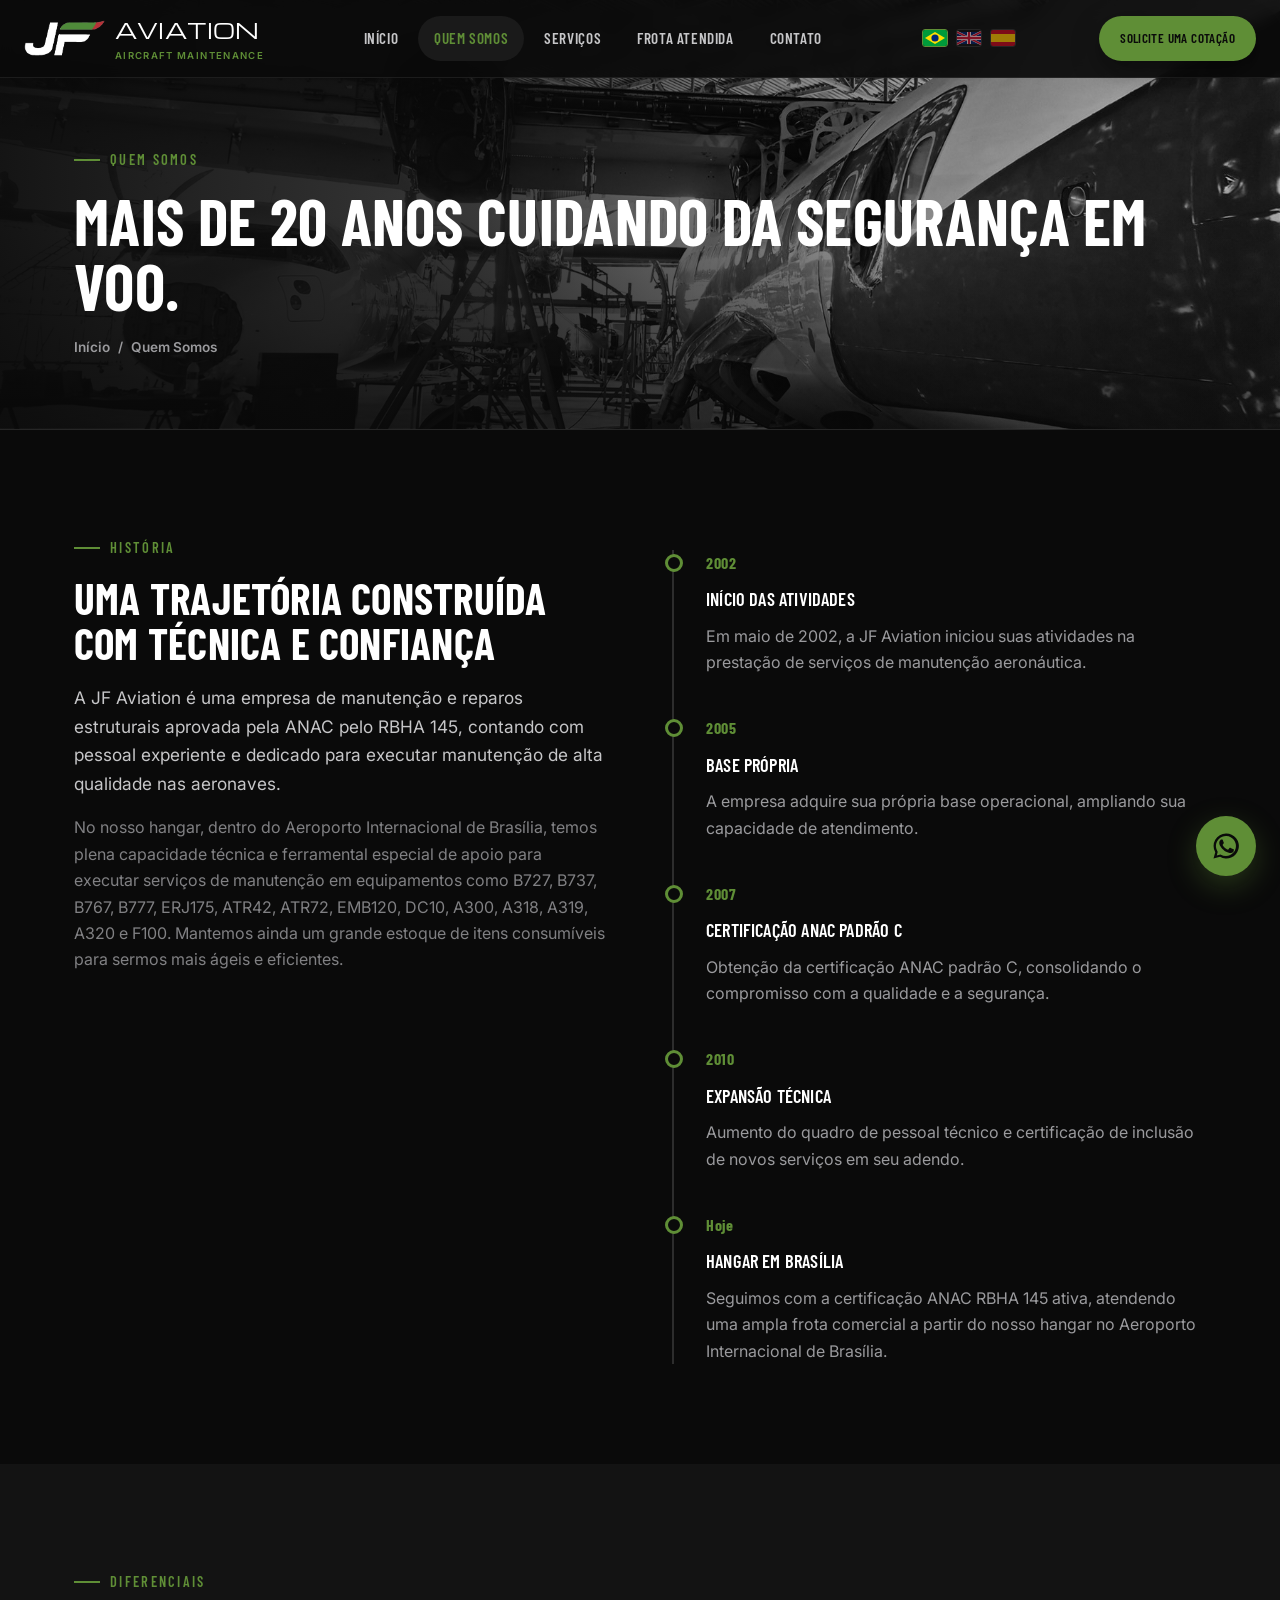
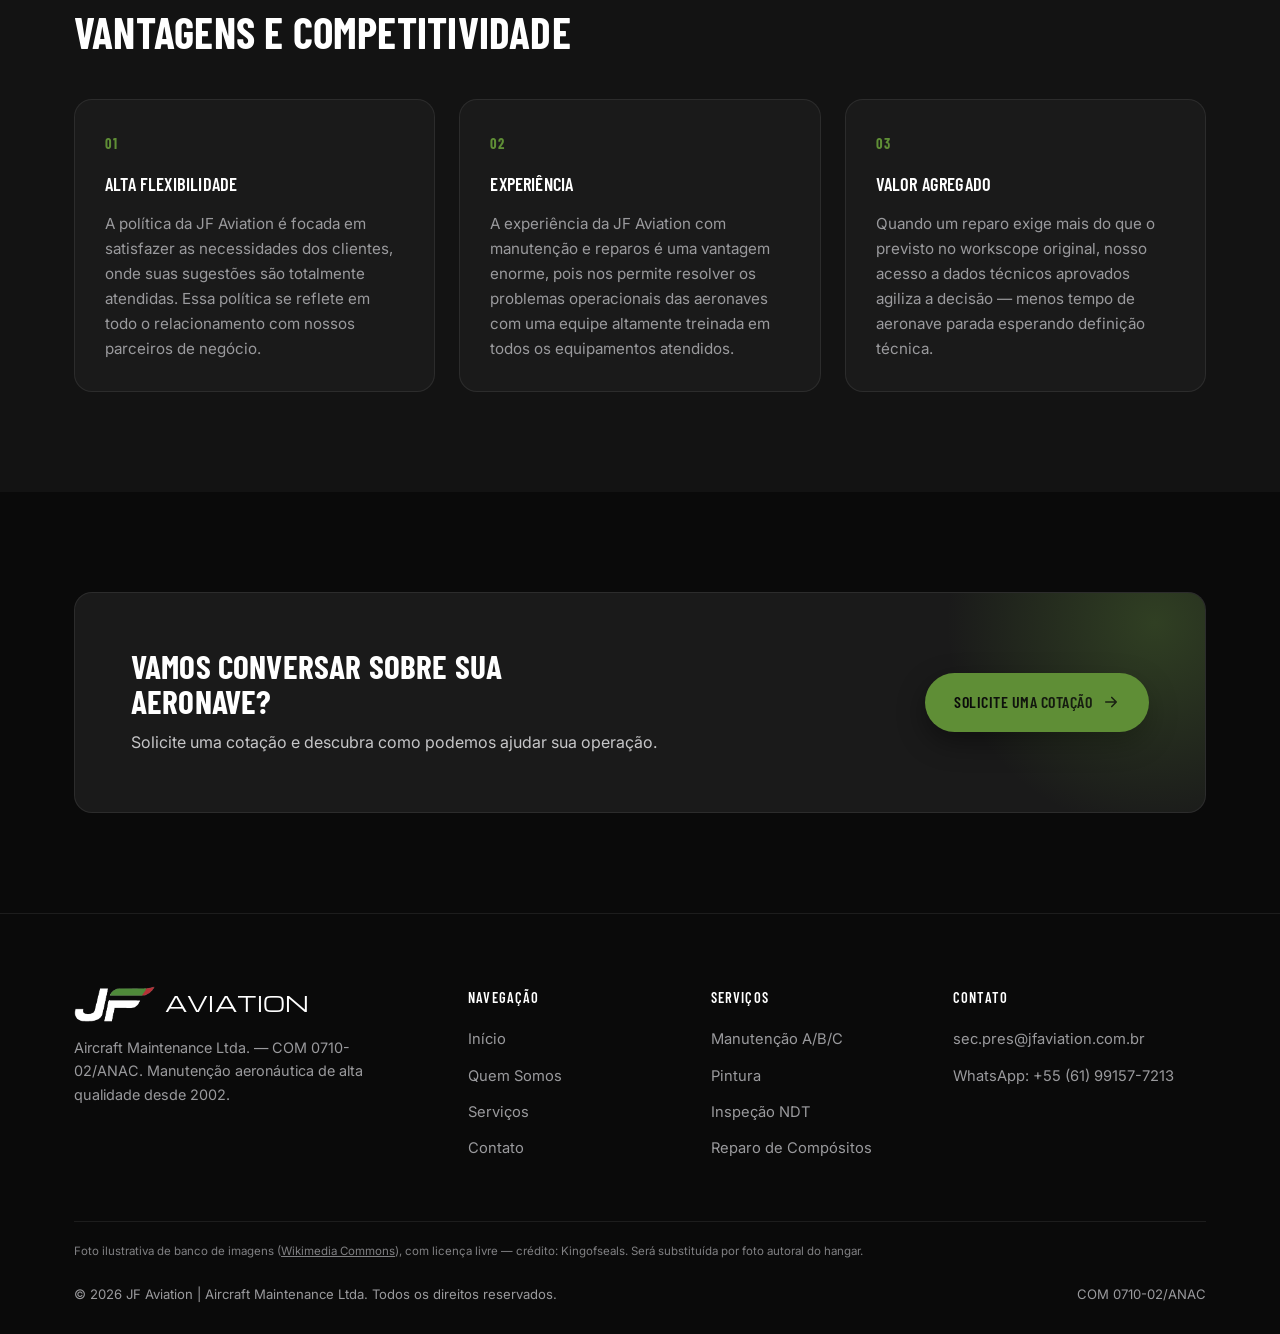
<file: quem-somos.html>
<!DOCTYPE html>
<html lang="pt-BR">
<head>
<meta charset="UTF-8">
<meta name="viewport" content="width=device-width, initial-scale=1.0">
<title>Quem Somos | JF Aviation</title>
<meta name="description" content="Conheça a história da JF Aviation: mais de 20 anos de manutenção aeronáutica, certificação ANAC RBHA 145 e uma equipe dedicada à satisfação dos clientes.">
<meta property="og:type" content="website">
<meta property="og:locale" content="pt_BR">
<meta property="og:url" content="https://jfaviation.com.br/quem-somos.html">
<meta property="og:title" content="Quem Somos | JF Aviation">
<meta property="og:description" content="Mais de 20 anos de manutenção aeronáutica, certificação ANAC RBHA 145 e uma equipe dedicada à satisfação dos clientes.">
<meta property="og:image" content="https://jfaviation.com.br/assets/img/jf-logo-horizontal.png">
<meta name="twitter:card" content="summary_large_image">
<link rel="alternate" hreflang="pt-BR" href="https://jfaviation.com.br/quem-somos.html">
<link rel="alternate" hreflang="en" href="https://jfaviation.com.br/en/quem-somos.html">
<link rel="alternate" hreflang="es" href="https://jfaviation.com.br/es/quem-somos.html">
<link rel="alternate" hreflang="x-default" href="https://jfaviation.com.br/quem-somos.html">
<link rel="icon" type="image/svg+xml" href="assets/img/favicon.svg">
<link rel="preconnect" href="https://fonts.googleapis.com">
<link rel="preconnect" href="https://fonts.gstatic.com" crossorigin>
<link href="https://fonts.googleapis.com/css2?family=Michroma&family=Barlow+Condensed:wght@500;600;700;800&family=Inter:wght@400;500;600;700&display=swap" rel="stylesheet">
<link rel="stylesheet" href="assets/css/style.css">
</head>
<body>
<a href="#main" class="skip-link">Pular para o conteúdo</a>

<header class="site-header">
  <div class="container">
    <a href="index.html" class="brand">
      <img class="mark" src="assets/img/jf-mark-white.png" alt="JF Aviation">
      <span>AVIATION<small>Aircraft Maintenance</small></span>
    </a>

    <button class="nav-toggle" aria-label="Abrir menu" aria-expanded="false">
      <svg viewBox="0 0 24 24" fill="none" stroke="currentColor" stroke-width="2" stroke-linecap="round"><path d="M4 6h16M4 12h16M4 18h16"/></svg>
    </button>

    <nav class="nav-main" aria-label="Navegação principal">
      <a href="index.html">Início</a>
      <a href="quem-somos.html" aria-current="page">Quem Somos</a>
      <a href="servicos.html">Serviços</a>
      <a href="servicos.html#frota">Frota Atendida</a>
      <a href="contato.html">Contato</a>
      <a href="contato.html" class="btn btn-gold nav-mobile-cta">Solicite uma Cotação</a>
      <div class="lang-switcher-mobile">
        <a href="quem-somos.html" class="active" aria-label="Português"><svg viewBox="0 0 24 16" width="24" height="16"><rect width="24" height="16" fill="#009B3A"/><polygon points="12,2 22,8 12,14 2,8" fill="#FFDF00"/><circle cx="12" cy="8" r="3.6" fill="#002776"/></svg></a>
        <a href="en/quem-somos.html" aria-label="English"><svg viewBox="0 0 60 30" width="24" height="16"><clipPath id="s"><path d="M0,0 v30 h60 v-30 z"/></clipPath><clipPath id="t"><path d="M30,15 h30 v15 z v15 h-30 z h-30 v-15 z v-15 h30 z"/></clipPath><g clip-path="url(#s)"><path d="M0,0 v30 h60 v-30 z" fill="#012169"/><path d="M0,0 L60,30 M60,0 L0,30" stroke="#fff" stroke-width="6"/><path d="M0,0 L60,30 M60,0 L0,30" clip-path="url(#t)" stroke="#C8102E" stroke-width="4"/><path d="M30,0 v30 M0,15 h60" stroke="#fff" stroke-width="10"/><path d="M30,0 v30 M0,15 h60" stroke="#C8102E" stroke-width="6"/></g></svg></a>
        <a href="es/quem-somos.html" aria-label="Español"><svg viewBox="0 0 750 500" width="24" height="16"><path fill="#c60b1e" d="M0 0h750v500H0z"/><path fill="#ffc400" d="M0 125h750v250H0z"/></svg></a>
      </div>
    </nav>

    <div class="lang-switcher">
      <a href="quem-somos.html" class="active" aria-label="Português"><svg viewBox="0 0 24 16" width="24" height="16"><rect width="24" height="16" fill="#009B3A"/><polygon points="12,2 22,8 12,14 2,8" fill="#FFDF00"/><circle cx="12" cy="8" r="3.6" fill="#002776"/></svg></a>
      <a href="en/quem-somos.html" aria-label="English"><svg viewBox="0 0 60 30" width="24" height="16"><clipPath id="s"><path d="M0,0 v30 h60 v-30 z"/></clipPath><clipPath id="t"><path d="M30,15 h30 v15 z v15 h-30 z h-30 v-15 z v-15 h30 z"/></clipPath><g clip-path="url(#s)"><path d="M0,0 v30 h60 v-30 z" fill="#012169"/><path d="M0,0 L60,30 M60,0 L0,30" stroke="#fff" stroke-width="6"/><path d="M0,0 L60,30 M60,0 L0,30" clip-path="url(#t)" stroke="#C8102E" stroke-width="4"/><path d="M30,0 v30 M0,15 h60" stroke="#fff" stroke-width="10"/><path d="M30,0 v30 M0,15 h60" stroke="#C8102E" stroke-width="6"/></g></svg></a>
      <a href="es/quem-somos.html" aria-label="Español"><svg viewBox="0 0 750 500" width="24" height="16"><path fill="#c60b1e" d="M0 0h750v500H0z"/><path fill="#ffc400" d="M0 125h750v250H0z"/></svg></a>
    </div>

    <div class="nav-cta">
      <a href="contato.html" class="btn btn-gold btn-sm">Solicite uma Cotação</a>
    </div>
  </div>
</header>

<main id="main">

  <section class="page-header">
    <div class="page-header-photo-team" aria-hidden="true"></div>
    <div class="container">
      <span class="eyebrow">Quem somos</span>
      <h1 style="margin-top:16px;">Mais de 20 anos cuidando da segurança em voo.</h1>
      <div class="breadcrumb">
        <a href="index.html">Início</a> / <span>Quem Somos</span>
      </div>
    </div>
  </section>

  <!-- HISTÓRIA -->
  <section class="section">
    <div class="container two-col">
      <div>
        <span class="eyebrow">História</span>
        <h2 style="margin-top:16px;">Uma trajetória construída com técnica e confiança</h2>
        <p class="lead" style="margin-top:18px;">A JF Aviation é uma empresa de manutenção e reparos estruturais aprovada pela ANAC pelo RBHA 145, contando com pessoal experiente e dedicado para executar manutenção de alta qualidade nas aeronaves.</p>
        <p style="margin-top:16px; color:var(--gray-600);">No nosso hangar, dentro do Aeroporto Internacional de Brasília, temos plena capacidade técnica e ferramental especial de apoio para executar serviços de manutenção em equipamentos como B727, B737, B767, B777, ERJ175, ATR42, ATR72, EMB120, DC10, A300, A318, A319, A320 e F100. Mantemos ainda um grande estoque de itens consumíveis para sermos mais ágeis e eficientes.</p>
      </div>
      <div class="timeline">
        <div class="timeline-item">
          <span class="timeline-year">2002</span>
          <h3>Início das atividades</h3>
          <p>Em maio de 2002, a JF Aviation iniciou suas atividades na prestação de serviços de manutenção aeronáutica.</p>
        </div>
        <div class="timeline-item">
          <span class="timeline-year">2005</span>
          <h3>Base própria</h3>
          <p>A empresa adquire sua própria base operacional, ampliando sua capacidade de atendimento.</p>
        </div>
        <div class="timeline-item">
          <span class="timeline-year">2007</span>
          <h3>Certificação ANAC padrão C</h3>
          <p>Obtenção da certificação ANAC padrão C, consolidando o compromisso com a qualidade e a segurança.</p>
        </div>
        <div class="timeline-item">
          <span class="timeline-year">2010</span>
          <h3>Expansão técnica</h3>
          <p>Aumento do quadro de pessoal técnico e certificação de inclusão de novos serviços em seu adendo.</p>
        </div>
        <div class="timeline-item">
          <span class="timeline-year">Hoje</span>
          <h3>Hangar em Brasília</h3>
          <p>Seguimos com a certificação ANAC RBHA 145 ativa, atendendo uma ampla frota comercial a partir do nosso hangar no Aeroporto Internacional de Brasília.</p>
        </div>
      </div>
    </div>
  </section>

  <!-- DIFERENCIAIS -->
  <section class="section section-alt">
    <div class="container">
      <div class="section-head">
        <span class="eyebrow">Diferenciais</span>
        <h2 style="margin-top:16px;">Vantagens e competitividade</h2>
      </div>
      <div class="diff-grid">
        <div class="diff-card">
          <span class="diff-num">01</span>
          <h3>Alta flexibilidade</h3>
          <p>A política da JF Aviation é focada em satisfazer as necessidades dos clientes, onde suas sugestões são totalmente atendidas. Essa política se reflete em todo o relacionamento com nossos parceiros de negócio.</p>
        </div>
        <div class="diff-card">
          <span class="diff-num">02</span>
          <h3>Experiência</h3>
          <p>A experiência da JF Aviation com manutenção e reparos é uma vantagem enorme, pois nos permite resolver os problemas operacionais das aeronaves com uma equipe altamente treinada em todos os equipamentos atendidos.</p>
        </div>
        <div class="diff-card">
          <span class="diff-num">03</span>
          <h3>Valor agregado</h3>
          <p>Quando um reparo exige mais do que o previsto no workscope original, nosso acesso a dados técnicos aprovados agiliza a decisão — menos tempo de aeronave parada esperando definição técnica.</p>
        </div>
      </div>
    </div>
  </section>

  <!-- CTA -->
  <section class="section">
    <div class="container">
      <div class="cta-banner">
        <div>
          <h2>Vamos conversar sobre sua aeronave?</h2>
          <p>Solicite uma cotação e descubra como podemos ajudar sua operação.</p>
        </div>
        <a href="contato.html" class="btn btn-gold">
          Solicite uma Cotação
          <svg viewBox="0 0 24 24" fill="none" stroke="currentColor" stroke-width="2.2" stroke-linecap="round" stroke-linejoin="round"><path d="M5 12h14M13 6l6 6-6 6"/></svg>
        </a>
      </div>
    </div>
  </section>

</main>

<footer class="site-footer">
  <div class="container">
    <div class="footer-grid">
      <div class="footer-brand">
        <span class="brand">
          <img class="mark" src="assets/img/jf-mark-white.png" alt="JF Aviation">
          <span>AVIATION</span>
        </span>
        <p>Aircraft Maintenance Ltda. — COM 0710-02/ANAC. Manutenção aeronáutica de alta qualidade desde 2002.</p>
      </div>
      <div class="footer-col">
        <h4>Navegação</h4>
        <ul>
          <li><a href="index.html">Início</a></li>
          <li><a href="quem-somos.html">Quem Somos</a></li>
          <li><a href="servicos.html">Serviços</a></li>
          <li><a href="contato.html">Contato</a></li>
        </ul>
      </div>
      <div class="footer-col">
        <h4>Serviços</h4>
        <ul>
          <li><a href="servicos.html#manutencao">Manutenção A/B/C</a></li>
          <li><a href="servicos.html#pintura">Pintura</a></li>
          <li><a href="servicos.html#ndt">Inspeção NDT</a></li>
          <li><a href="servicos.html#compositos">Reparo de Compósitos</a></li>
        </ul>
      </div>
      <div class="footer-col">
        <h4>Contato</h4>
        <ul>
          <li><a href="mailto:sec.pres@jfaviation.com.br">sec.pres@jfaviation.com.br</a></li>
          <li><a href="https://wa.me/5561991577213" target="_blank" rel="noopener">WhatsApp: +55 (61) 99157-7213</a></li>
        </ul>
      </div>
    </div>
    <p class="photo-credits">Foto ilustrativa de banco de imagens (<a href="https://commons.wikimedia.org" target="_blank" rel="noopener">Wikimedia Commons</a>), com licença livre — crédito: Kingofseals. Será substituída por foto autoral do hangar.</p>
    <div class="footer-bottom">
      <span>© <span data-year>2026</span> JF Aviation | Aircraft Maintenance Ltda. Todos os direitos reservados.</span>
      <span>COM 0710-02/ANAC</span>
    </div>
  </div>
</footer>

<a class="wa-float" href="https://wa.me/5561991577213" target="_blank" rel="noopener" aria-label="Falar no WhatsApp">
  <svg viewBox="0 0 24 24" fill="currentColor"><path d="M17.5 14.4c-.3-.1-1.7-.8-2-1-.3-.1-.5-.1-.7.1-.2.3-.7 1-.9 1.2-.2.2-.3.2-.6.1-.3-.1-1.2-.5-2.3-1.5-.9-.8-1.4-1.7-1.6-2-.2-.3 0-.5.1-.6.1-.1.3-.3.4-.5.1-.2.2-.3.3-.5.1-.2 0-.4 0-.5C10.1 9 9.6 7.7 9.4 7.2c-.2-.5-.4-.4-.6-.4h-.5c-.2 0-.5.1-.7.3-.3.3-1 1-1 2.4s1 2.8 1.2 3c.1.2 2 3.1 4.9 4.3.7.3 1.2.5 1.6.6.7.2 1.3.2 1.8.1.6-.1 1.7-.7 2-1.4.2-.6.2-1.2.2-1.3-.1-.2-.3-.2-.6-.4z"/><path d="M12 2a10 10 0 00-8.6 15L2 22l5.2-1.4A10 10 0 1012 2zm0 18a8 8 0 01-4.1-1.1l-.3-.2-3 .8.8-2.9-.2-.3A8 8 0 1112 20z"/></svg>
</a>

<script src="assets/js/main.js"></script>
</body>
</html>
</file>
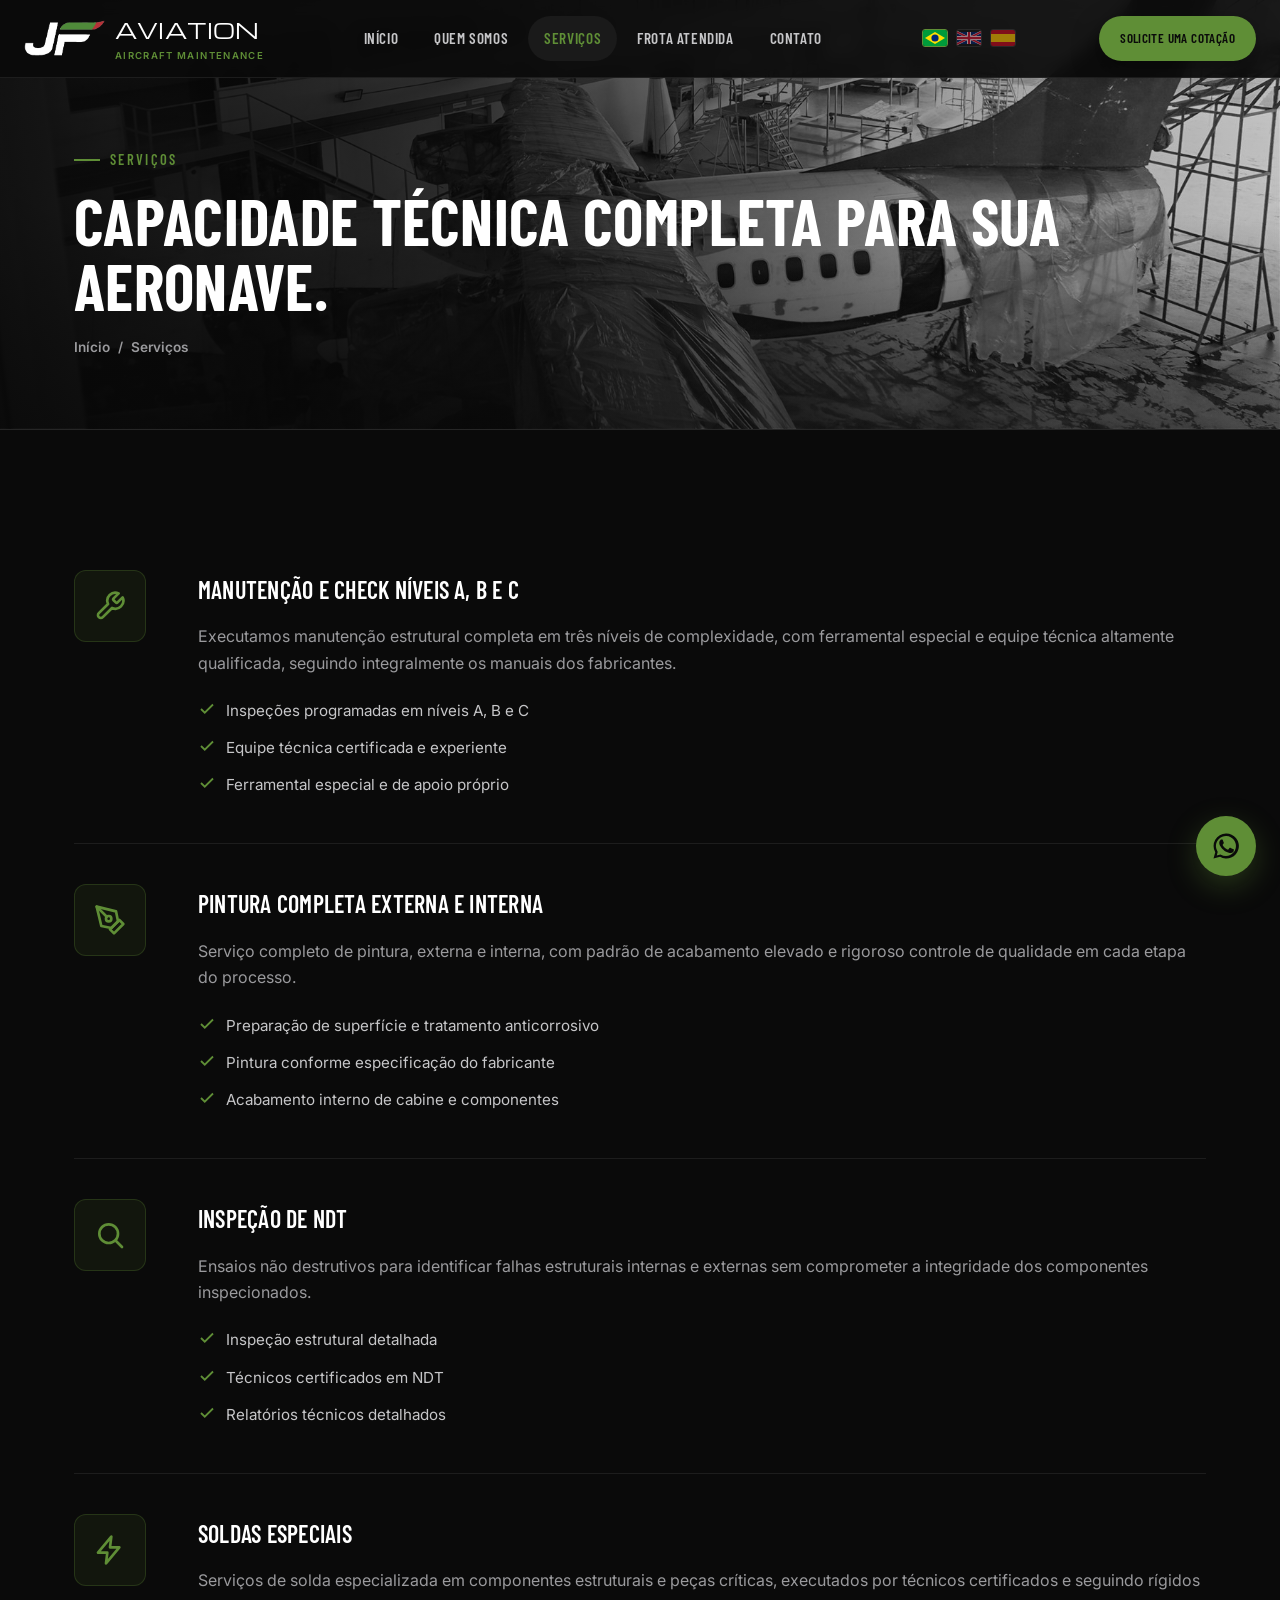
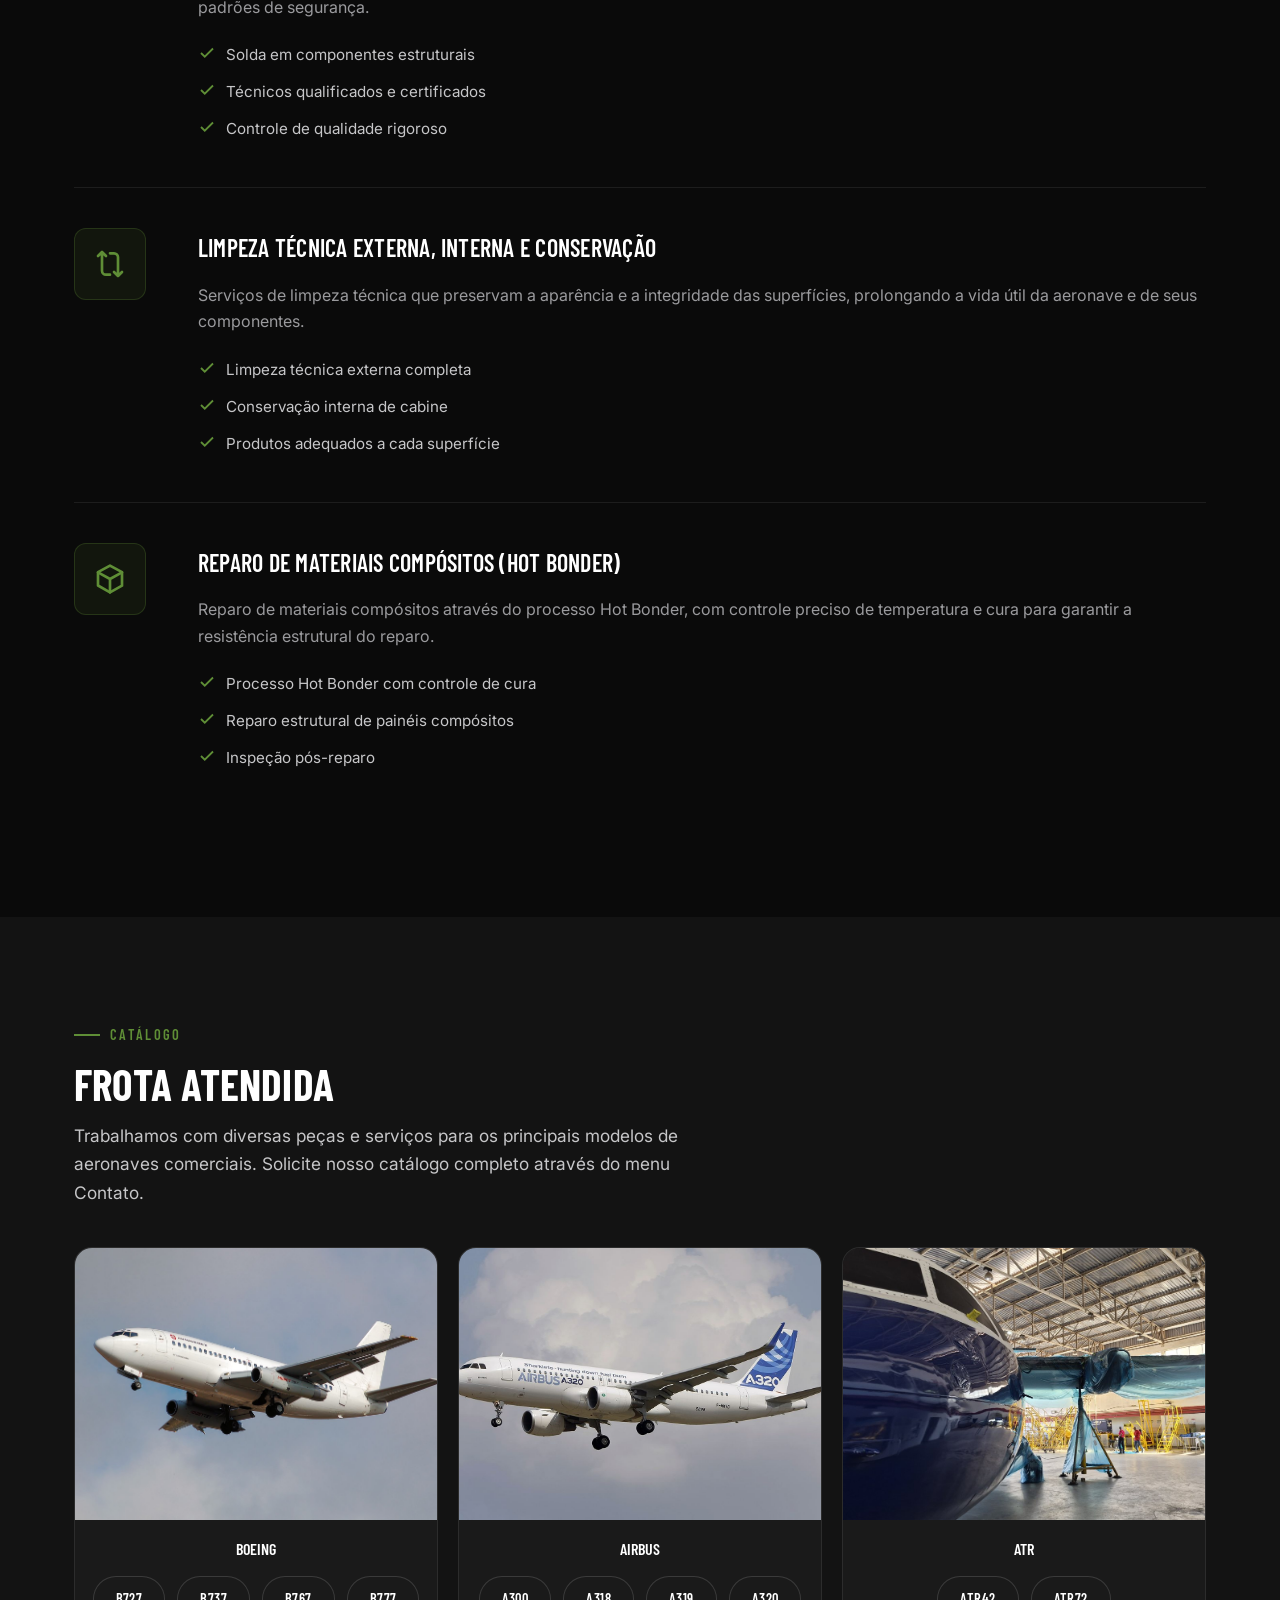
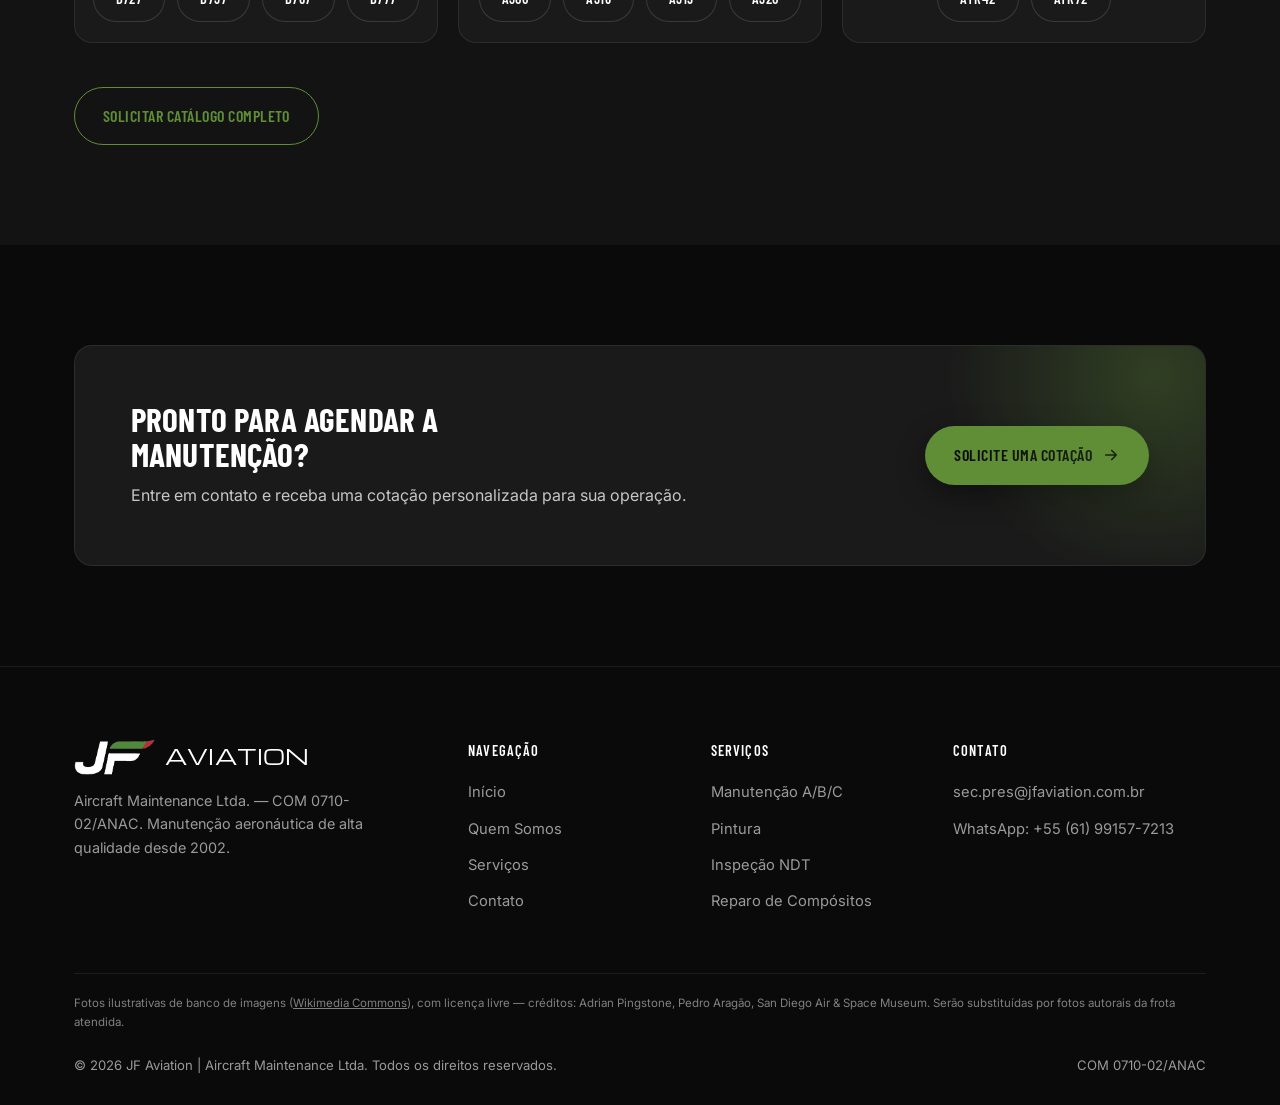
<file: servicos.html>
<!DOCTYPE html>
<html lang="pt-BR">
<head>
<meta charset="UTF-8">
<meta name="viewport" content="width=device-width, initial-scale=1.0">
<title>Nossos Serviços | JF Aviation</title>
<meta name="description" content="Manutenção e check A/B/C, pintura completa, inspeção de NDT, soldas especiais, limpeza técnica e reparo de compósitos. Conheça a frota atendida pela JF Aviation.">
<meta property="og:type" content="website">
<meta property="og:locale" content="pt_BR">
<meta property="og:url" content="https://jfaviation.com.br/servicos.html">
<meta property="og:title" content="Nossos Serviços | JF Aviation">
<meta property="og:description" content="Manutenção e check A/B/C, pintura completa, inspeção de NDT, soldas especiais, limpeza técnica e reparo de compósitos. Conheça a frota atendida pela JF Aviation.">
<meta property="og:image" content="https://jfaviation.com.br/assets/img/jf-logo-horizontal.png">
<meta name="twitter:card" content="summary_large_image">
<link rel="alternate" hreflang="pt-BR" href="https://jfaviation.com.br/servicos.html">
<link rel="alternate" hreflang="en" href="https://jfaviation.com.br/en/servicos.html">
<link rel="alternate" hreflang="es" href="https://jfaviation.com.br/es/servicos.html">
<link rel="alternate" hreflang="x-default" href="https://jfaviation.com.br/servicos.html">
<link rel="icon" type="image/svg+xml" href="assets/img/favicon.svg">
<link rel="preconnect" href="https://fonts.googleapis.com">
<link rel="preconnect" href="https://fonts.gstatic.com" crossorigin>
<link href="https://fonts.googleapis.com/css2?family=Michroma&family=Barlow+Condensed:wght@500;600;700;800&family=Inter:wght@400;500;600;700&display=swap" rel="stylesheet">
<link rel="stylesheet" href="assets/css/style.css">
</head>
<body>
<a href="#main" class="skip-link">Pular para o conteúdo</a>

<header class="site-header">
  <div class="container">
    <a href="index.html" class="brand">
      <img class="mark" src="assets/img/jf-mark-white.png" alt="JF Aviation">
      <span>AVIATION<small>Aircraft Maintenance</small></span>
    </a>

    <button class="nav-toggle" aria-label="Abrir menu" aria-expanded="false">
      <svg viewBox="0 0 24 24" fill="none" stroke="currentColor" stroke-width="2" stroke-linecap="round"><path d="M4 6h16M4 12h16M4 18h16"/></svg>
    </button>

    <nav class="nav-main" aria-label="Navegação principal">
      <a href="index.html">Início</a>
      <a href="quem-somos.html">Quem Somos</a>
      <a href="servicos.html" aria-current="page">Serviços</a>
      <a href="servicos.html#frota">Frota Atendida</a>
      <a href="contato.html">Contato</a>
      <a href="contato.html" class="btn btn-gold nav-mobile-cta">Solicite uma Cotação</a>
      <div class="lang-switcher-mobile">
        <a href="servicos.html" class="active" aria-label="Português"><svg viewBox="0 0 24 16" width="24" height="16"><rect width="24" height="16" fill="#009B3A"/><polygon points="12,2 22,8 12,14 2,8" fill="#FFDF00"/><circle cx="12" cy="8" r="3.6" fill="#002776"/></svg></a>
        <a href="en/servicos.html" aria-label="English"><svg viewBox="0 0 60 30" width="24" height="16"><clipPath id="s"><path d="M0,0 v30 h60 v-30 z"/></clipPath><clipPath id="t"><path d="M30,15 h30 v15 z v15 h-30 z h-30 v-15 z v-15 h30 z"/></clipPath><g clip-path="url(#s)"><path d="M0,0 v30 h60 v-30 z" fill="#012169"/><path d="M0,0 L60,30 M60,0 L0,30" stroke="#fff" stroke-width="6"/><path d="M0,0 L60,30 M60,0 L0,30" clip-path="url(#t)" stroke="#C8102E" stroke-width="4"/><path d="M30,0 v30 M0,15 h60" stroke="#fff" stroke-width="10"/><path d="M30,0 v30 M0,15 h60" stroke="#C8102E" stroke-width="6"/></g></svg></a>
        <a href="es/servicos.html" aria-label="Español"><svg viewBox="0 0 750 500" width="24" height="16"><path fill="#c60b1e" d="M0 0h750v500H0z"/><path fill="#ffc400" d="M0 125h750v250H0z"/></svg></a>
      </div>
    </nav>

    <div class="lang-switcher">
      <a href="servicos.html" class="active" aria-label="Português"><svg viewBox="0 0 24 16" width="24" height="16"><rect width="24" height="16" fill="#009B3A"/><polygon points="12,2 22,8 12,14 2,8" fill="#FFDF00"/><circle cx="12" cy="8" r="3.6" fill="#002776"/></svg></a>
      <a href="en/servicos.html" aria-label="English"><svg viewBox="0 0 60 30" width="24" height="16"><clipPath id="s"><path d="M0,0 v30 h60 v-30 z"/></clipPath><clipPath id="t"><path d="M30,15 h30 v15 z v15 h-30 z h-30 v-15 z v-15 h30 z"/></clipPath><g clip-path="url(#s)"><path d="M0,0 v30 h60 v-30 z" fill="#012169"/><path d="M0,0 L60,30 M60,0 L0,30" stroke="#fff" stroke-width="6"/><path d="M0,0 L60,30 M60,0 L0,30" clip-path="url(#t)" stroke="#C8102E" stroke-width="4"/><path d="M30,0 v30 M0,15 h60" stroke="#fff" stroke-width="10"/><path d="M30,0 v30 M0,15 h60" stroke="#C8102E" stroke-width="6"/></g></svg></a>
      <a href="es/servicos.html" aria-label="Español"><svg viewBox="0 0 750 500" width="24" height="16"><path fill="#c60b1e" d="M0 0h750v500H0z"/><path fill="#ffc400" d="M0 125h750v250H0z"/></svg></a>
    </div>

    <div class="nav-cta">
      <a href="contato.html" class="btn btn-gold btn-sm">Solicite uma Cotação</a>
    </div>
  </div>
</header>

<main id="main">

  <section class="page-header">
    <div class="page-header-photo" aria-hidden="true"></div>
    <div class="container">
      <span class="eyebrow">Serviços</span>
      <h1 style="margin-top:16px;">Capacidade técnica completa para sua aeronave.</h1>
      <div class="breadcrumb">
        <a href="index.html">Início</a> / <span>Serviços</span>
      </div>
    </div>
  </section>

  <section class="section">
    <div class="container">
      <div class="service-detail" id="manutencao">
        <div class="service-icon">
          <svg viewBox="0 0 24 24" fill="none" stroke="currentColor" stroke-width="2" stroke-linecap="round" stroke-linejoin="round"><path d="M14.7 6.3a1 1 0 000 1.4l1.6 1.6a1 1 0 001.4 0l3.77-3.77a6 6 0 01-7.94 7.94l-6.91 6.91a2.12 2.12 0 01-3-3l6.91-6.91a6 6 0 017.94-7.94l-3.76 3.76z"/></svg>
        </div>
        <div>
          <h3>Manutenção e Check Níveis A, B e C</h3>
          <p>Executamos manutenção estrutural completa em três níveis de complexidade, com ferramental especial e equipe técnica altamente qualificada, seguindo integralmente os manuais dos fabricantes.</p>
          <ul>
            <li><svg viewBox="0 0 24 24" fill="none" stroke="currentColor" stroke-width="2.4"><path d="M20 6L9 17l-5-5"/></svg> Inspeções programadas em níveis A, B e C</li>
            <li><svg viewBox="0 0 24 24" fill="none" stroke="currentColor" stroke-width="2.4"><path d="M20 6L9 17l-5-5"/></svg> Equipe técnica certificada e experiente</li>
            <li><svg viewBox="0 0 24 24" fill="none" stroke="currentColor" stroke-width="2.4"><path d="M20 6L9 17l-5-5"/></svg> Ferramental especial e de apoio próprio</li>
          </ul>
        </div>
      </div>

      <div class="service-detail" id="pintura">
        <div class="service-icon">
          <svg viewBox="0 0 24 24" fill="none" stroke="currentColor" stroke-width="2" stroke-linecap="round" stroke-linejoin="round"><path d="M12 19l7-7 3 3-7 7-3-3z"/><path d="M18 13l-1.5-7.5L2 2l3.5 14.5L13 18l5-5z"/><path d="M2 2l7.586 7.586"/><circle cx="11" cy="11" r="2"/></svg>
        </div>
        <div>
          <h3>Pintura Completa Externa e Interna</h3>
          <p>Serviço completo de pintura, externa e interna, com padrão de acabamento elevado e rigoroso controle de qualidade em cada etapa do processo.</p>
          <ul>
            <li><svg viewBox="0 0 24 24" fill="none" stroke="currentColor" stroke-width="2.4"><path d="M20 6L9 17l-5-5"/></svg> Preparação de superfície e tratamento anticorrosivo</li>
            <li><svg viewBox="0 0 24 24" fill="none" stroke="currentColor" stroke-width="2.4"><path d="M20 6L9 17l-5-5"/></svg> Pintura conforme especificação do fabricante</li>
            <li><svg viewBox="0 0 24 24" fill="none" stroke="currentColor" stroke-width="2.4"><path d="M20 6L9 17l-5-5"/></svg> Acabamento interno de cabine e componentes</li>
          </ul>
        </div>
      </div>

      <div class="service-detail" id="ndt">
        <div class="service-icon">
          <svg viewBox="0 0 24 24" fill="none" stroke="currentColor" stroke-width="2" stroke-linecap="round" stroke-linejoin="round"><circle cx="11" cy="11" r="7"/><path d="M21 21l-4.3-4.3"/></svg>
        </div>
        <div>
          <h3>Inspeção de NDT</h3>
          <p>Ensaios não destrutivos para identificar falhas estruturais internas e externas sem comprometer a integridade dos componentes inspecionados.</p>
          <ul>
            <li><svg viewBox="0 0 24 24" fill="none" stroke="currentColor" stroke-width="2.4"><path d="M20 6L9 17l-5-5"/></svg> Inspeção estrutural detalhada</li>
            <li><svg viewBox="0 0 24 24" fill="none" stroke="currentColor" stroke-width="2.4"><path d="M20 6L9 17l-5-5"/></svg> Técnicos certificados em NDT</li>
            <li><svg viewBox="0 0 24 24" fill="none" stroke="currentColor" stroke-width="2.4"><path d="M20 6L9 17l-5-5"/></svg> Relatórios técnicos detalhados</li>
          </ul>
        </div>
      </div>

      <div class="service-detail" id="soldas">
        <div class="service-icon">
          <svg viewBox="0 0 24 24" fill="none" stroke="currentColor" stroke-width="2" stroke-linecap="round" stroke-linejoin="round"><path d="M13 2L3 14h7l-1 8 10-12h-7l1-8z"/></svg>
        </div>
        <div>
          <h3>Soldas Especiais</h3>
          <p>Serviços de solda especializada em componentes estruturais e peças críticas, executados por técnicos certificados e seguindo rígidos padrões de segurança.</p>
          <ul>
            <li><svg viewBox="0 0 24 24" fill="none" stroke="currentColor" stroke-width="2.4"><path d="M20 6L9 17l-5-5"/></svg> Solda em componentes estruturais</li>
            <li><svg viewBox="0 0 24 24" fill="none" stroke="currentColor" stroke-width="2.4"><path d="M20 6L9 17l-5-5"/></svg> Técnicos qualificados e certificados</li>
            <li><svg viewBox="0 0 24 24" fill="none" stroke="currentColor" stroke-width="2.4"><path d="M20 6L9 17l-5-5"/></svg> Controle de qualidade rigoroso</li>
          </ul>
        </div>
      </div>

      <div class="service-detail" id="limpeza">
        <div class="service-icon">
          <svg viewBox="0 0 24 24" fill="none" stroke="currentColor" stroke-width="2" stroke-linecap="round" stroke-linejoin="round"><path d="M3 6l3-3 3 3M6 3v14a3 3 0 003 3h3"/><path d="M21 18l-3 3-3-3M18 21V7a3 3 0 00-3-3h-3"/></svg>
        </div>
        <div>
          <h3>Limpeza Técnica Externa, Interna e Conservação</h3>
          <p>Serviços de limpeza técnica que preservam a aparência e a integridade das superfícies, prolongando a vida útil da aeronave e de seus componentes.</p>
          <ul>
            <li><svg viewBox="0 0 24 24" fill="none" stroke="currentColor" stroke-width="2.4"><path d="M20 6L9 17l-5-5"/></svg> Limpeza técnica externa completa</li>
            <li><svg viewBox="0 0 24 24" fill="none" stroke="currentColor" stroke-width="2.4"><path d="M20 6L9 17l-5-5"/></svg> Conservação interna de cabine</li>
            <li><svg viewBox="0 0 24 24" fill="none" stroke="currentColor" stroke-width="2.4"><path d="M20 6L9 17l-5-5"/></svg> Produtos adequados a cada superfície</li>
          </ul>
        </div>
      </div>

      <div class="service-detail" id="compositos">
        <div class="service-icon">
          <svg viewBox="0 0 24 24" fill="none" stroke="currentColor" stroke-width="2" stroke-linecap="round" stroke-linejoin="round"><path d="M12 2l9 4.9V17L12 22l-9-5.1V6.9L12 2z"/><path d="M3 7l9 5 9-5M12 12v10"/></svg>
        </div>
        <div>
          <h3>Reparo de Materiais Compósitos (Hot Bonder)</h3>
          <p>Reparo de materiais compósitos através do processo Hot Bonder, com controle preciso de temperatura e cura para garantir a resistência estrutural do reparo.</p>
          <ul>
            <li><svg viewBox="0 0 24 24" fill="none" stroke="currentColor" stroke-width="2.4"><path d="M20 6L9 17l-5-5"/></svg> Processo Hot Bonder com controle de cura</li>
            <li><svg viewBox="0 0 24 24" fill="none" stroke="currentColor" stroke-width="2.4"><path d="M20 6L9 17l-5-5"/></svg> Reparo estrutural de painéis compósitos</li>
            <li><svg viewBox="0 0 24 24" fill="none" stroke="currentColor" stroke-width="2.4"><path d="M20 6L9 17l-5-5"/></svg> Inspeção pós-reparo</li>
          </ul>
        </div>
      </div>
    </div>
  </section>

  <!-- FROTA ATENDIDA -->
  <section class="section section-alt fleet-strip" id="frota">
    <div class="container">
      <span class="eyebrow">Catálogo</span>
      <h2 style="margin-top:16px;">Frota atendida</h2>
      <p class="lead" style="margin-top:14px;">Trabalhamos com diversas peças e serviços para os principais modelos de aeronaves comerciais. Solicite nosso catálogo completo através do menu Contato.</p>

      <!-- Fotos de banco de imagens (Wikimedia Commons, licenças livres) — trocar por fotos autorais quando disponíveis -->
      <div class="fleet-photo-grid">
        <div class="fleet-photo-card">
          <div class="fleet-photo">
            <img src="assets/img/photos/jf-fleet-boeing.jpg" alt="Aeronave Boeing 737 decolando" loading="lazy">
          </div>
          <h3>Boeing</h3>
          <div class="fleet-chips">
            <span class="fleet-chip">B727</span>
            <span class="fleet-chip">B737</span>
            <span class="fleet-chip">B767</span>
            <span class="fleet-chip">B777</span>
          </div>
        </div>
        <div class="fleet-photo-card">
          <div class="fleet-photo">
            <img src="assets/img/photos/jf-fleet-airbus.jpg" alt="Aeronave Airbus A320 pousando" loading="lazy">
          </div>
          <h3>Airbus</h3>
          <div class="fleet-chips">
            <span class="fleet-chip">A300</span>
            <span class="fleet-chip">A318</span>
            <span class="fleet-chip">A319</span>
            <span class="fleet-chip">A320</span>
          </div>
        </div>
        <div class="fleet-photo-card">
          <div class="fleet-photo">
            <img src="assets/img/photos/jf-real-atr-pintado.jpg" alt="Aeronave ATR recém-pintada no hangar da JF Aviation" loading="lazy">
          </div>
          <h3>ATR</h3>
          <div class="fleet-chips">
            <span class="fleet-chip">ATR42</span>
            <span class="fleet-chip">ATR72</span>
          </div>
        </div>
      </div>

      <a href="contato.html" class="btn btn-outline-dark" style="margin-top:44px;">Solicitar catálogo completo</a>
    </div>
  </section>

  <!-- CTA -->
  <section class="section">
    <div class="container">
      <div class="cta-banner">
        <div>
          <h2>Pronto para agendar a manutenção?</h2>
          <p>Entre em contato e receba uma cotação personalizada para sua operação.</p>
        </div>
        <a href="contato.html" class="btn btn-gold">
          Solicite uma Cotação
          <svg viewBox="0 0 24 24" fill="none" stroke="currentColor" stroke-width="2.2" stroke-linecap="round" stroke-linejoin="round"><path d="M5 12h14M13 6l6 6-6 6"/></svg>
        </a>
      </div>
    </div>
  </section>

</main>

<footer class="site-footer">
  <div class="container">
    <div class="footer-grid">
      <div class="footer-brand">
        <span class="brand">
          <img class="mark" src="assets/img/jf-mark-white.png" alt="JF Aviation">
          <span>AVIATION</span>
        </span>
        <p>Aircraft Maintenance Ltda. — COM 0710-02/ANAC. Manutenção aeronáutica de alta qualidade desde 2002.</p>
      </div>
      <div class="footer-col">
        <h4>Navegação</h4>
        <ul>
          <li><a href="index.html">Início</a></li>
          <li><a href="quem-somos.html">Quem Somos</a></li>
          <li><a href="servicos.html">Serviços</a></li>
          <li><a href="contato.html">Contato</a></li>
        </ul>
      </div>
      <div class="footer-col">
        <h4>Serviços</h4>
        <ul>
          <li><a href="servicos.html#manutencao">Manutenção A/B/C</a></li>
          <li><a href="servicos.html#pintura">Pintura</a></li>
          <li><a href="servicos.html#ndt">Inspeção NDT</a></li>
          <li><a href="servicos.html#compositos">Reparo de Compósitos</a></li>
        </ul>
      </div>
      <div class="footer-col">
        <h4>Contato</h4>
        <ul>
          <li><a href="mailto:sec.pres@jfaviation.com.br">sec.pres@jfaviation.com.br</a></li>
          <li><a href="https://wa.me/5561991577213" target="_blank" rel="noopener">WhatsApp: +55 (61) 99157-7213</a></li>
        </ul>
      </div>
    </div>
    <p class="photo-credits">Fotos ilustrativas de banco de imagens (<a href="https://commons.wikimedia.org" target="_blank" rel="noopener">Wikimedia Commons</a>), com licença livre — créditos: Adrian Pingstone, Pedro Aragão, San Diego Air &amp; Space Museum. Serão substituídas por fotos autorais da frota atendida.</p>
    <div class="footer-bottom">
      <span>© <span data-year>2026</span> JF Aviation | Aircraft Maintenance Ltda. Todos os direitos reservados.</span>
      <span>COM 0710-02/ANAC</span>
    </div>
  </div>
</footer>

<a class="wa-float" href="https://wa.me/5561991577213" target="_blank" rel="noopener" aria-label="Falar no WhatsApp">
  <svg viewBox="0 0 24 24" fill="currentColor"><path d="M17.5 14.4c-.3-.1-1.7-.8-2-1-.3-.1-.5-.1-.7.1-.2.3-.7 1-.9 1.2-.2.2-.3.2-.6.1-.3-.1-1.2-.5-2.3-1.5-.9-.8-1.4-1.7-1.6-2-.2-.3 0-.5.1-.6.1-.1.3-.3.4-.5.1-.2.2-.3.3-.5.1-.2 0-.4 0-.5C10.1 9 9.6 7.7 9.4 7.2c-.2-.5-.4-.4-.6-.4h-.5c-.2 0-.5.1-.7.3-.3.3-1 1-1 2.4s1 2.8 1.2 3c.1.2 2 3.1 4.9 4.3.7.3 1.2.5 1.6.6.7.2 1.3.2 1.8.1.6-.1 1.7-.7 2-1.4.2-.6.2-1.2.2-1.3-.1-.2-.3-.2-.6-.4z"/><path d="M12 2a10 10 0 00-8.6 15L2 22l5.2-1.4A10 10 0 1012 2zm0 18a8 8 0 01-4.1-1.1l-.3-.2-3 .8.8-2.9-.2-.3A8 8 0 1112 20z"/></svg>
</a>

<script src="assets/js/main.js"></script>
</body>
</html>
</file>
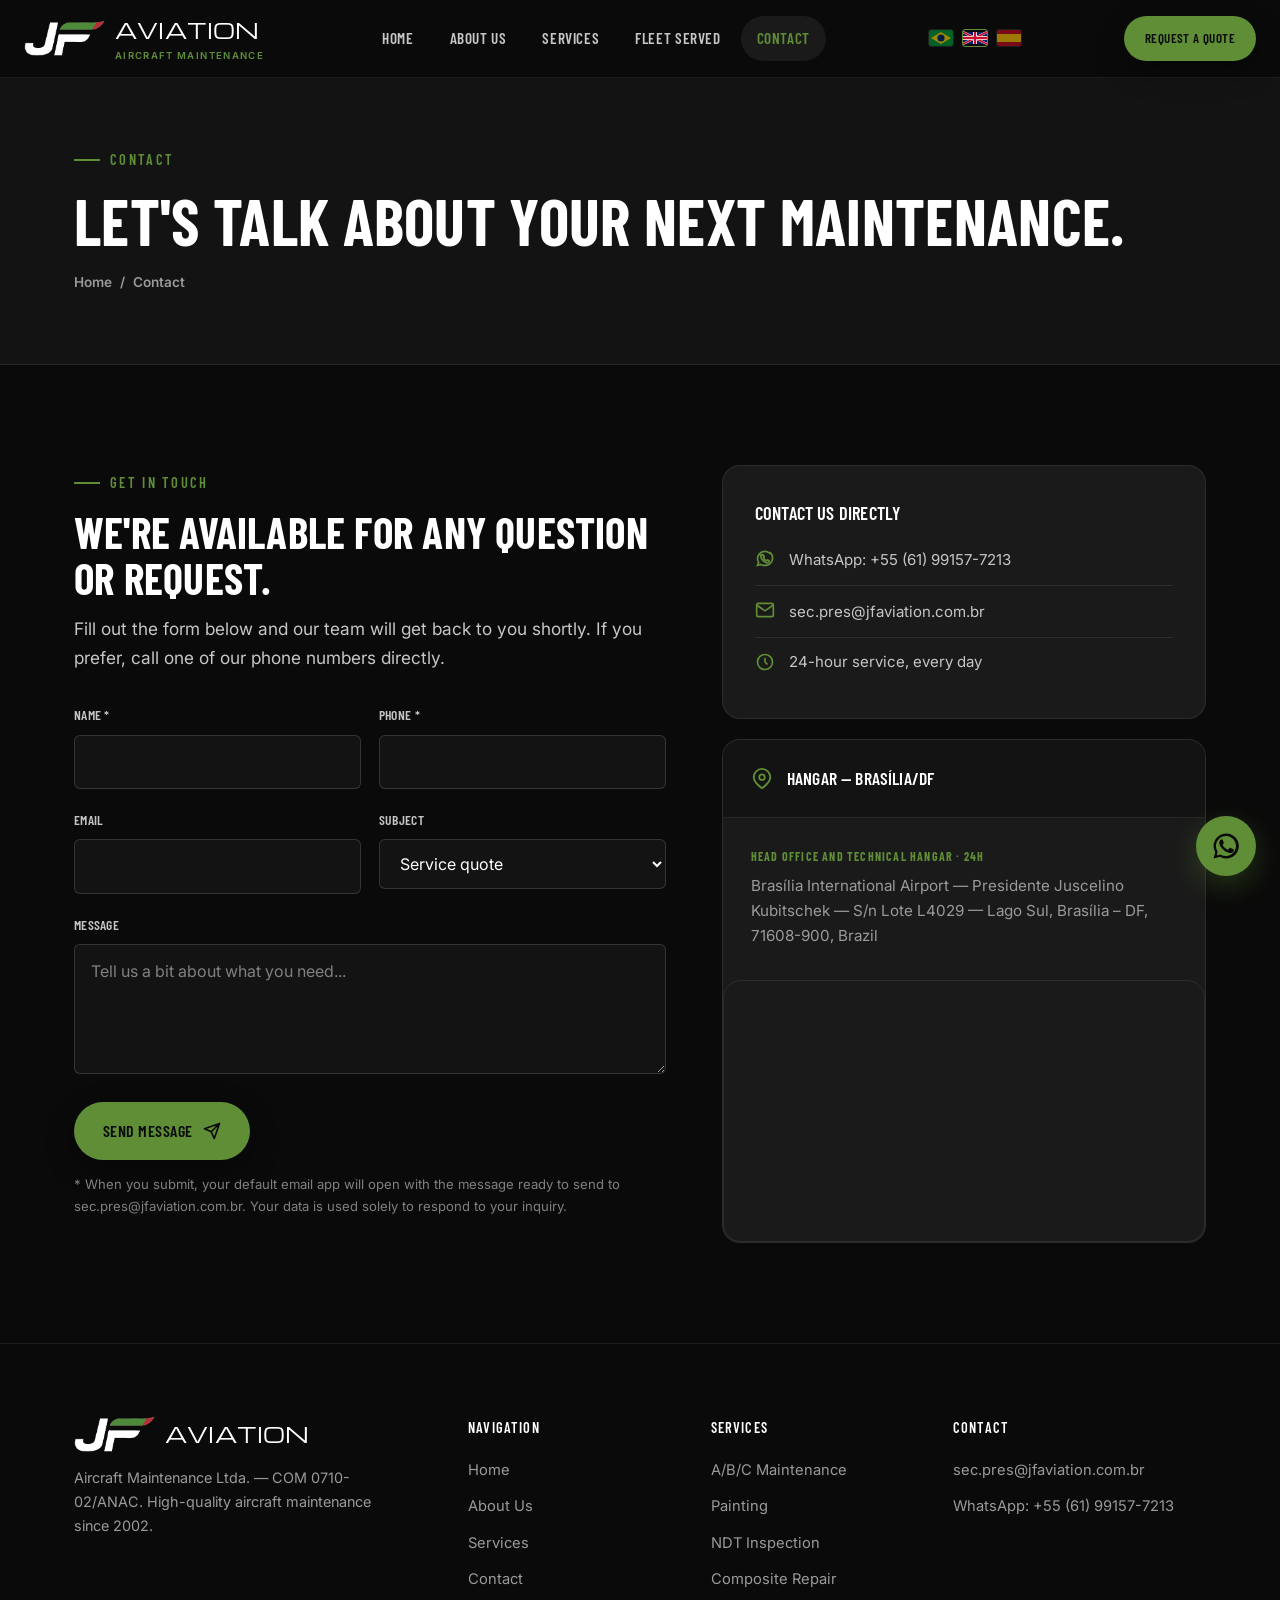
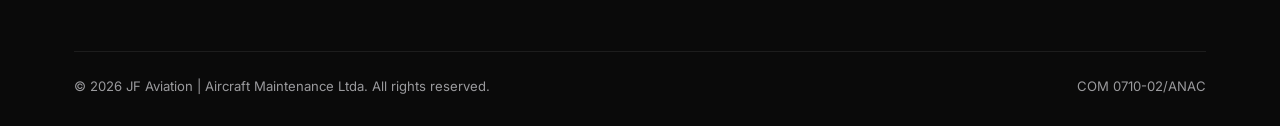
<file: en/contato.html>
<!DOCTYPE html>
<html lang="en">
<head>
<meta charset="UTF-8">
<meta name="viewport" content="width=device-width, initial-scale=1.0">
<title>Contact | JF Aviation</title>
<meta name="description" content="Contact JF Aviation to request quotes, a parts catalog or ask questions about aircraft maintenance. 24h service at our hangar in Brasília.">
<meta property="og:type" content="website">
<meta property="og:locale" content="en_US">
<meta property="og:url" content="https://jfaviation.com.br/en/contato.html">
<meta property="og:title" content="Contact | JF Aviation">
<meta property="og:description" content="Contact JF Aviation to request quotes, a parts catalog or ask questions about aircraft maintenance. 24h service at our hangar in Brasília.">
<meta property="og:image" content="https://jfaviation.com.br/assets/img/jf-logo-horizontal.png">
<meta name="twitter:card" content="summary_large_image">
<link rel="alternate" hreflang="pt-BR" href="https://jfaviation.com.br/contato.html">
<link rel="alternate" hreflang="en" href="https://jfaviation.com.br/en/contato.html">
<link rel="alternate" hreflang="es" href="https://jfaviation.com.br/es/contato.html">
<link rel="alternate" hreflang="x-default" href="https://jfaviation.com.br/contato.html">
<link rel="icon" type="image/svg+xml" href="../assets/img/favicon.svg">
<link rel="preconnect" href="https://fonts.googleapis.com">
<link rel="preconnect" href="https://fonts.gstatic.com" crossorigin>
<link href="https://fonts.googleapis.com/css2?family=Michroma&family=Barlow+Condensed:wght@500;600;700;800&family=Inter:wght@400;500;600;700&display=swap" rel="stylesheet">
<link rel="stylesheet" href="../assets/css/style.css">
</head>
<body>
<a href="#main" class="skip-link">Skip to content</a>

<header class="site-header">
  <div class="container">
    <a href="index.html" class="brand">
      <img class="mark" src="../assets/img/jf-mark-white.png" alt="JF Aviation">
      <span>AVIATION<small>Aircraft Maintenance</small></span>
    </a>

    <button class="nav-toggle" aria-label="Open menu" aria-expanded="false">
      <svg viewBox="0 0 24 24" fill="none" stroke="currentColor" stroke-width="2" stroke-linecap="round"><path d="M4 6h16M4 12h16M4 18h16"/></svg>
    </button>

    <nav class="nav-main" aria-label="Main navigation">
      <a href="index.html">Home</a>
      <a href="quem-somos.html">About Us</a>
      <a href="servicos.html">Services</a>
      <a href="servicos.html#frota">Fleet Served</a>
      <a href="contato.html" aria-current="page">Contact</a>
      <a href="contato.html" class="btn btn-gold nav-mobile-cta">Request a Quote</a>
      <div class="lang-switcher-mobile">
        <a href="../contato.html" aria-label="Português"><svg viewBox="0 0 24 16" width="24" height="16"><rect width="24" height="16" fill="#009B3A"/><polygon points="12,2 22,8 12,14 2,8" fill="#FFDF00"/><circle cx="12" cy="8" r="3.6" fill="#002776"/></svg></a>
        <a href="contato.html" class="active" aria-label="English"><svg viewBox="0 0 60 30" width="24" height="16"><clipPath id="s"><path d="M0,0 v30 h60 v-30 z"/></clipPath><clipPath id="t"><path d="M30,15 h30 v15 z v15 h-30 z h-30 v-15 z v-15 h30 z"/></clipPath><g clip-path="url(#s)"><path d="M0,0 v30 h60 v-30 z" fill="#012169"/><path d="M0,0 L60,30 M60,0 L0,30" stroke="#fff" stroke-width="6"/><path d="M0,0 L60,30 M60,0 L0,30" clip-path="url(#t)" stroke="#C8102E" stroke-width="4"/><path d="M30,0 v30 M0,15 h60" stroke="#fff" stroke-width="10"/><path d="M30,0 v30 M0,15 h60" stroke="#C8102E" stroke-width="6"/></g></svg></a>
        <a href="../es/contato.html" aria-label="Español"><svg viewBox="0 0 750 500" width="24" height="16"><path fill="#c60b1e" d="M0 0h750v500H0z"/><path fill="#ffc400" d="M0 125h750v250H0z"/></svg></a>
      </div>
    </nav>

    <div class="lang-switcher">
      <a href="../contato.html" aria-label="Português"><svg viewBox="0 0 24 16" width="24" height="16"><rect width="24" height="16" fill="#009B3A"/><polygon points="12,2 22,8 12,14 2,8" fill="#FFDF00"/><circle cx="12" cy="8" r="3.6" fill="#002776"/></svg></a>
      <a href="contato.html" class="active" aria-label="English"><svg viewBox="0 0 60 30" width="24" height="16"><clipPath id="s"><path d="M0,0 v30 h60 v-30 z"/></clipPath><clipPath id="t"><path d="M30,15 h30 v15 z v15 h-30 z h-30 v-15 z v-15 h30 z"/></clipPath><g clip-path="url(#s)"><path d="M0,0 v30 h60 v-30 z" fill="#012169"/><path d="M0,0 L60,30 M60,0 L0,30" stroke="#fff" stroke-width="6"/><path d="M0,0 L60,30 M60,0 L0,30" clip-path="url(#t)" stroke="#C8102E" stroke-width="4"/><path d="M30,0 v30 M0,15 h60" stroke="#fff" stroke-width="10"/><path d="M30,0 v30 M0,15 h60" stroke="#C8102E" stroke-width="6"/></g></svg></a>
      <a href="../es/contato.html" aria-label="Español"><svg viewBox="0 0 750 500" width="24" height="16"><path fill="#c60b1e" d="M0 0h750v500H0z"/><path fill="#ffc400" d="M0 125h750v250H0z"/></svg></a>
    </div>

    <div class="nav-cta">
      <a href="contato.html" class="btn btn-gold btn-sm">Request a Quote</a>
    </div>
  </div>
</header>

<main id="main">

  <section class="page-header">
    <div class="hero-grid" aria-hidden="true"></div>
    <div class="container">
      <span class="eyebrow">Contact</span>
      <h1 style="margin-top:16px;">Let's talk about your next maintenance.</h1>
      <div class="breadcrumb">
        <a href="index.html">Home</a> / <span>Contact</span>
      </div>
    </div>
  </section>

  <section class="section">
    <div class="container contact-grid">

      <div>
        <span class="eyebrow">Get in touch</span>
        <h2 style="margin-top:16px; margin-bottom:14px;">We're available for any question or request.</h2>
        <p class="lead" style="margin-bottom:32px;">Fill out the form below and our team will get back to you shortly. If you prefer, call one of our phone numbers directly.</p>

        <form novalidate>
          <div class="form-row">
            <div class="field">
              <label for="nome">Name *</label>
              <input type="text" id="nome" name="nome" required autocomplete="name">
            </div>
            <div class="field">
              <label for="telefone">Phone *</label>
              <input type="tel" id="telefone" name="telefone" required autocomplete="tel">
            </div>
          </div>
          <div class="form-row">
            <div class="field">
              <label for="email">Email</label>
              <input type="email" id="email" name="email" autocomplete="email">
            </div>
            <div class="field">
              <label for="assunto">Subject</label>
              <select id="assunto" name="assunto">
                <option value="Service quote">Service quote</option>
                <option value="Catalog request">Catalog request</option>
                <option value="Partnership">Partnership</option>
                <option value="Other">Other</option>
              </select>
            </div>
          </div>
          <div class="field">
            <label for="mensagem">Message</label>
            <textarea id="mensagem" name="mensagem" placeholder="Tell us a bit about what you need..."></textarea>
          </div>
          <button type="submit" class="btn btn-gold">
            Send message
            <svg viewBox="0 0 24 24" fill="none" stroke="currentColor" stroke-width="2.2" stroke-linecap="round" stroke-linejoin="round"><path d="M22 2L11 13M22 2l-7 20-4-9-9-4 20-7z"/></svg>
          </button>
          <p class="form-status" style="display:none; margin-top:14px; color:var(--green-400); font-weight:600;"></p>
          <p class="form-note">* When you submit, your default email app will open with the message ready to send to sec.pres@jfaviation.com.br. Your data is used solely to respond to your inquiry.</p>
        </form>
      </div>

      <div>
        <div class="contact-info-card">
          <h3>Contact us directly</h3>
          <div class="contact-row">
            <svg viewBox="0 0 24 24" fill="none" stroke="currentColor" stroke-width="2"><path d="M17.6 6.3A8.9 8.9 0 0012 4a8.8 8.8 0 00-7.6 13.3L3 21l3.8-1.3A8.8 8.8 0 0012 20.9a8.9 8.9 0 006.3-15.3z"/><path d="M8.4 8.8c.2-.5.5-.5.7-.5h.6c.2 0 .4 0 .6.4.2.5.7 1.6.7 1.7.1.2.1.3 0 .5-.1.2-.2.3-.3.4l-.5.5c-.1.1-.2.3-.1.5.2.3.7 1.1 1.5 1.7.9.7 1.5 1 1.8 1.1.2.1.4.1.5-.1l.5-.6c.2-.2.3-.2.5-.1l1.6.8c.2.1.3.1.4.3.1.2.1.9-.2 1.3-.3.5-1.4 1.1-2 1.1-.6 0-1.9-.2-3.6-1.4-2-1.4-3.2-3.5-3.4-3.8-.1-.3-.9-1.4-.9-2.6 0-1.2.6-1.8.8-2z"/></svg>
            <a href="https://wa.me/5561991577213" target="_blank" rel="noopener"><span>WhatsApp: +55 (61) 99157-7213</span></a>
          </div>
          <div class="contact-row">
            <svg viewBox="0 0 24 24" fill="none" stroke="currentColor" stroke-width="2"><path d="M4 4h16v16H4z" opacity="0"/><path d="M22 6l-10 7L2 6"/><rect x="2" y="4" width="20" height="16" rx="2"/></svg>
            <a href="mailto:sec.pres@jfaviation.com.br"><span>sec.pres@jfaviation.com.br</span></a>
          </div>
          <div class="contact-row">
            <svg viewBox="0 0 24 24" fill="none" stroke="currentColor" stroke-width="2"><circle cx="12" cy="12" r="9"/><path d="M12 7v5l3 3"/></svg>
            <span>24-hour service, every day</span>
          </div>
        </div>

        <div class="location-card">
          <div class="location-top">
            <svg viewBox="0 0 24 24" fill="none" stroke="currentColor" stroke-width="2"><path d="M21 10c0 6-9 12-9 12S3 16 3 10a9 9 0 0118 0z"/><circle cx="12" cy="10" r="3"/></svg>
            <h3 style="margin:0;">Hangar — Brasília/DF</h3>
          </div>
          <div class="location-body">
            <span class="location-tag">Head office and technical hangar · 24h</span>
            <p>Brasília International Airport — Presidente Juscelino Kubitschek — S/n Lote L4029 — Lago Sul, Brasília – DF, 71608-900, Brazil</p>
          </div>
          <div class="map-wrap">
            <iframe src="https://www.google.com/maps?q=Aeroporto+Internacional+de+Bras%C3%ADlia&output=embed" loading="lazy" referrerpolicy="no-referrer-when-downgrade" title="Map - Brasília Hangar"></iframe>
          </div>
        </div>
      </div>

    </div>
  </section>

</main>

<footer class="site-footer">
  <div class="container">
    <div class="footer-grid">
      <div class="footer-brand">
        <span class="brand">
          <img class="mark" src="../assets/img/jf-mark-white.png" alt="JF Aviation">
          <span>AVIATION</span>
        </span>
        <p>Aircraft Maintenance Ltda. — COM 0710-02/ANAC. High-quality aircraft maintenance since 2002.</p>
      </div>
      <div class="footer-col">
        <h4>Navigation</h4>
        <ul>
          <li><a href="index.html">Home</a></li>
          <li><a href="quem-somos.html">About Us</a></li>
          <li><a href="servicos.html">Services</a></li>
          <li><a href="contato.html">Contact</a></li>
        </ul>
      </div>
      <div class="footer-col">
        <h4>Services</h4>
        <ul>
          <li><a href="servicos.html#manutencao">A/B/C Maintenance</a></li>
          <li><a href="servicos.html#pintura">Painting</a></li>
          <li><a href="servicos.html#ndt">NDT Inspection</a></li>
          <li><a href="servicos.html#compositos">Composite Repair</a></li>
        </ul>
      </div>
      <div class="footer-col">
        <h4>Contact</h4>
        <ul>
          <li><a href="mailto:sec.pres@jfaviation.com.br">sec.pres@jfaviation.com.br</a></li>
          <li><a href="https://wa.me/5561991577213" target="_blank" rel="noopener">WhatsApp: +55 (61) 99157-7213</a></li>
        </ul>
      </div>
    </div>
    <div class="footer-bottom">
      <span>© <span data-year>2026</span> JF Aviation | Aircraft Maintenance Ltda. All rights reserved.</span>
      <span>COM 0710-02/ANAC</span>
    </div>
  </div>
</footer>

<a class="wa-float" href="https://wa.me/5561991577213" target="_blank" rel="noopener" aria-label="Chat on WhatsApp">
  <svg viewBox="0 0 24 24" fill="currentColor"><path d="M17.5 14.4c-.3-.1-1.7-.8-2-1-.3-.1-.5-.1-.7.1-.2.3-.7 1-.9 1.2-.2.2-.3.2-.6.1-.3-.1-1.2-.5-2.3-1.5-.9-.8-1.4-1.7-1.6-2-.2-.3 0-.5.1-.6.1-.1.3-.3.4-.5.1-.2.2-.3.3-.5.1-.2 0-.4 0-.5C10.1 9 9.6 7.7 9.4 7.2c-.2-.5-.4-.4-.6-.4h-.5c-.2 0-.5.1-.7.3-.3.3-1 1-1 2.4s1 2.8 1.2 3c.1.2 2 3.1 4.9 4.3.7.3 1.2.5 1.6.6.7.2 1.3.2 1.8.1.6-.1 1.7-.7 2-1.4.2-.6.2-1.2.2-1.3-.1-.2-.3-.2-.6-.4z"/><path d="M12 2a10 10 0 00-8.6 15L2 22l5.2-1.4A10 10 0 1012 2zm0 18a8 8 0 01-4.1-1.1l-.3-.2-3 .8.8-2.9-.2-.3A8 8 0 1112 20z"/></svg>
</a>

<script src="../assets/js/main.js"></script>
</body>
</html>
</file>
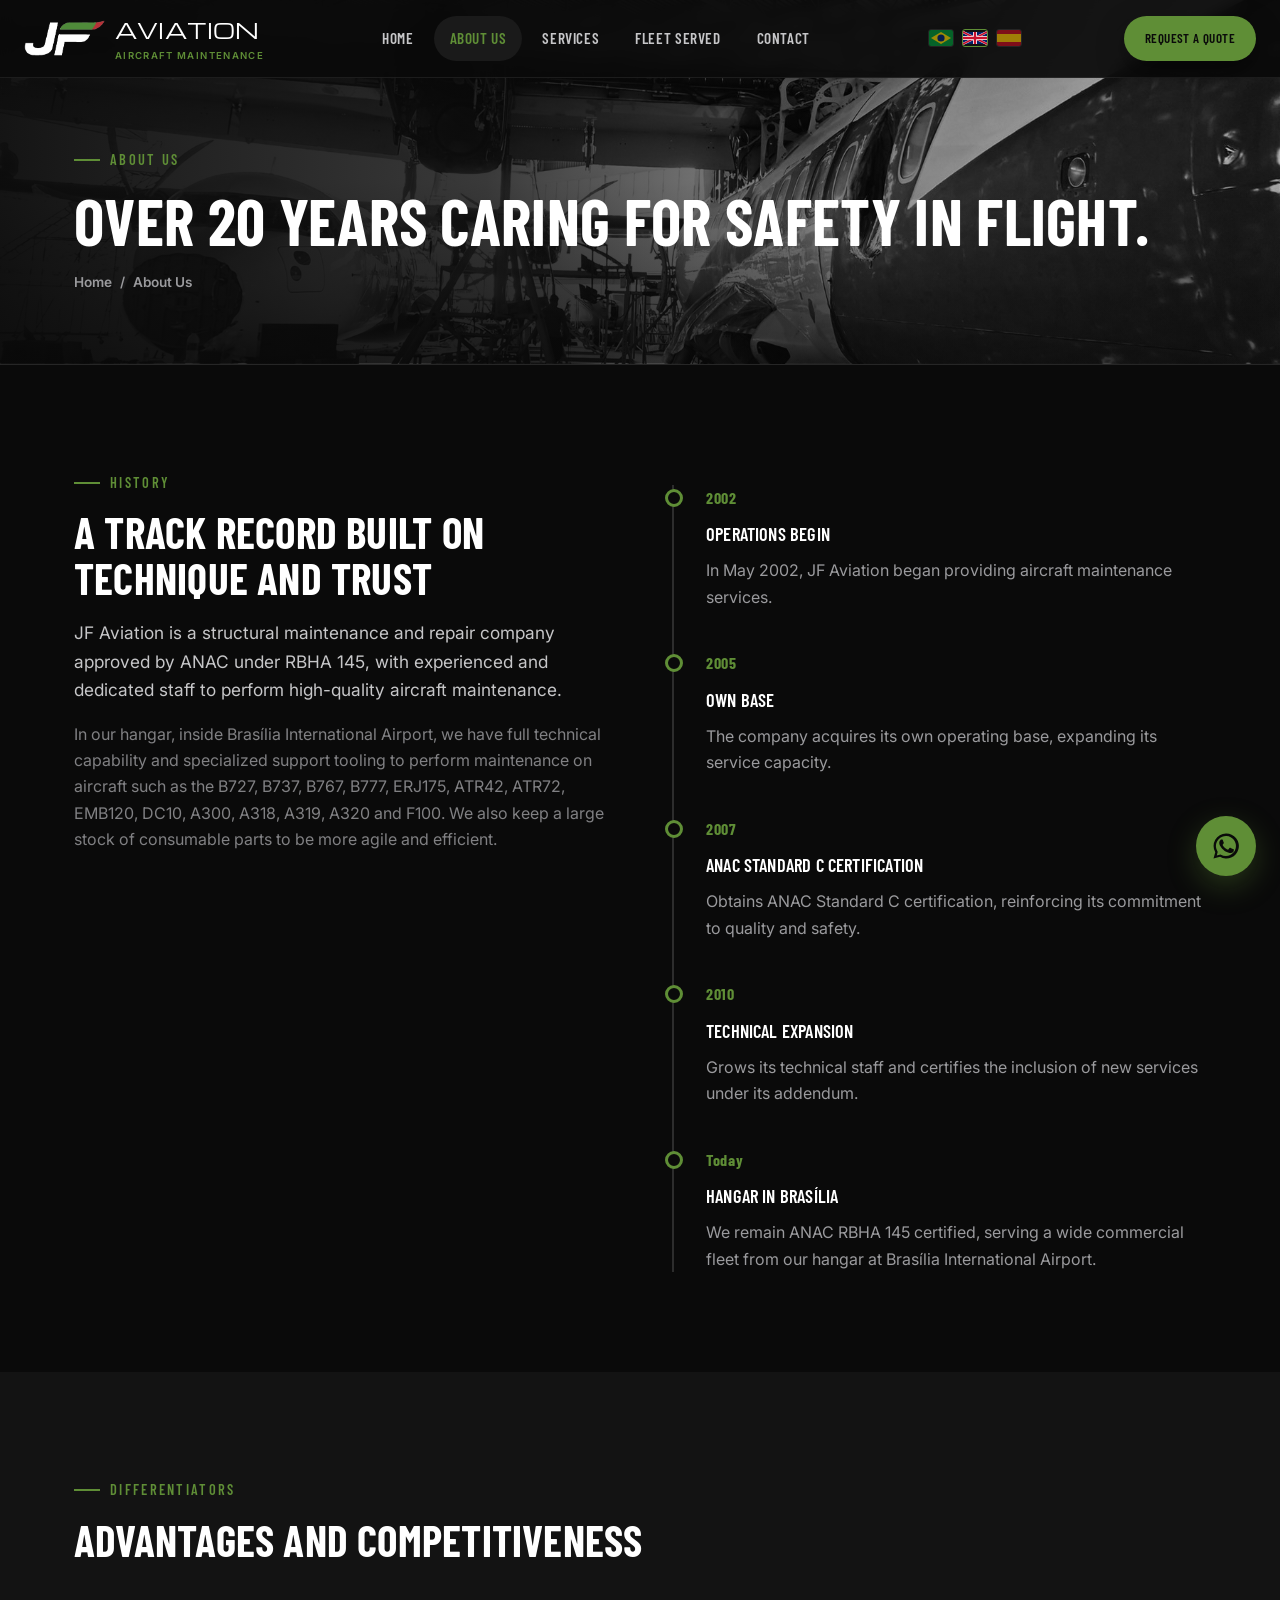
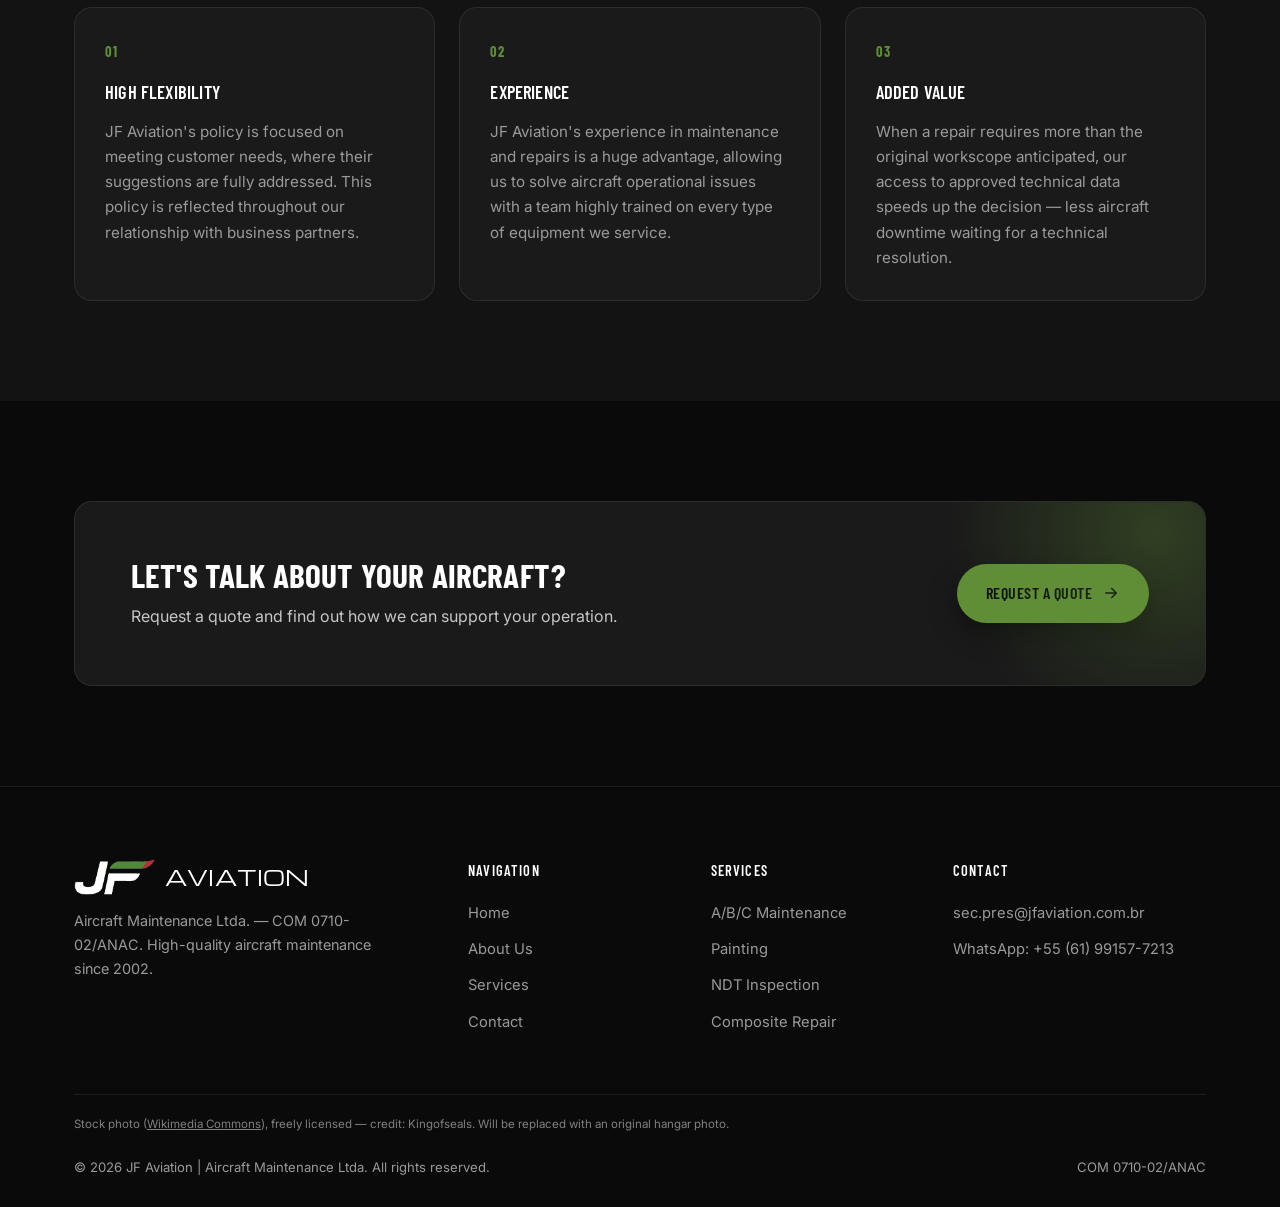
<file: en/quem-somos.html>
<!DOCTYPE html>
<html lang="en">
<head>
<meta charset="UTF-8">
<meta name="viewport" content="width=device-width, initial-scale=1.0">
<title>About Us | JF Aviation</title>
<meta name="description" content="Learn about JF Aviation's history: over 20 years of aircraft maintenance, ANAC RBHA 145 certification and a team dedicated to customer satisfaction.">
<meta property="og:type" content="website">
<meta property="og:locale" content="en_US">
<meta property="og:url" content="https://jfaviation.com.br/en/quem-somos.html">
<meta property="og:title" content="About Us | JF Aviation">
<meta property="og:description" content="Over 20 years of aircraft maintenance, ANAC RBHA 145 certification and a team dedicated to customer satisfaction.">
<meta property="og:image" content="https://jfaviation.com.br/assets/img/jf-logo-horizontal.png">
<meta name="twitter:card" content="summary_large_image">
<link rel="alternate" hreflang="pt-BR" href="https://jfaviation.com.br/quem-somos.html">
<link rel="alternate" hreflang="en" href="https://jfaviation.com.br/en/quem-somos.html">
<link rel="alternate" hreflang="es" href="https://jfaviation.com.br/es/quem-somos.html">
<link rel="alternate" hreflang="x-default" href="https://jfaviation.com.br/quem-somos.html">
<link rel="icon" type="image/svg+xml" href="../assets/img/favicon.svg">
<link rel="preconnect" href="https://fonts.googleapis.com">
<link rel="preconnect" href="https://fonts.gstatic.com" crossorigin>
<link href="https://fonts.googleapis.com/css2?family=Michroma&family=Barlow+Condensed:wght@500;600;700;800&family=Inter:wght@400;500;600;700&display=swap" rel="stylesheet">
<link rel="stylesheet" href="../assets/css/style.css">
</head>
<body>
<a href="#main" class="skip-link">Skip to content</a>

<header class="site-header">
  <div class="container">
    <a href="index.html" class="brand">
      <img class="mark" src="../assets/img/jf-mark-white.png" alt="JF Aviation">
      <span>AVIATION<small>Aircraft Maintenance</small></span>
    </a>

    <button class="nav-toggle" aria-label="Open menu" aria-expanded="false">
      <svg viewBox="0 0 24 24" fill="none" stroke="currentColor" stroke-width="2" stroke-linecap="round"><path d="M4 6h16M4 12h16M4 18h16"/></svg>
    </button>

    <nav class="nav-main" aria-label="Main navigation">
      <a href="index.html">Home</a>
      <a href="quem-somos.html" aria-current="page">About Us</a>
      <a href="servicos.html">Services</a>
      <a href="servicos.html#frota">Fleet Served</a>
      <a href="contato.html">Contact</a>
      <a href="contato.html" class="btn btn-gold nav-mobile-cta">Request a Quote</a>
      <div class="lang-switcher-mobile">
        <a href="../quem-somos.html" aria-label="Português"><svg viewBox="0 0 24 16" width="24" height="16"><rect width="24" height="16" fill="#009B3A"/><polygon points="12,2 22,8 12,14 2,8" fill="#FFDF00"/><circle cx="12" cy="8" r="3.6" fill="#002776"/></svg></a>
        <a href="quem-somos.html" class="active" aria-label="English"><svg viewBox="0 0 60 30" width="24" height="16"><clipPath id="s"><path d="M0,0 v30 h60 v-30 z"/></clipPath><clipPath id="t"><path d="M30,15 h30 v15 z v15 h-30 z h-30 v-15 z v-15 h30 z"/></clipPath><g clip-path="url(#s)"><path d="M0,0 v30 h60 v-30 z" fill="#012169"/><path d="M0,0 L60,30 M60,0 L0,30" stroke="#fff" stroke-width="6"/><path d="M0,0 L60,30 M60,0 L0,30" clip-path="url(#t)" stroke="#C8102E" stroke-width="4"/><path d="M30,0 v30 M0,15 h60" stroke="#fff" stroke-width="10"/><path d="M30,0 v30 M0,15 h60" stroke="#C8102E" stroke-width="6"/></g></svg></a>
        <a href="../es/quem-somos.html" aria-label="Español"><svg viewBox="0 0 750 500" width="24" height="16"><path fill="#c60b1e" d="M0 0h750v500H0z"/><path fill="#ffc400" d="M0 125h750v250H0z"/></svg></a>
      </div>
    </nav>

    <div class="lang-switcher">
      <a href="../quem-somos.html" aria-label="Português"><svg viewBox="0 0 24 16" width="24" height="16"><rect width="24" height="16" fill="#009B3A"/><polygon points="12,2 22,8 12,14 2,8" fill="#FFDF00"/><circle cx="12" cy="8" r="3.6" fill="#002776"/></svg></a>
      <a href="quem-somos.html" class="active" aria-label="English"><svg viewBox="0 0 60 30" width="24" height="16"><clipPath id="s"><path d="M0,0 v30 h60 v-30 z"/></clipPath><clipPath id="t"><path d="M30,15 h30 v15 z v15 h-30 z h-30 v-15 z v-15 h30 z"/></clipPath><g clip-path="url(#s)"><path d="M0,0 v30 h60 v-30 z" fill="#012169"/><path d="M0,0 L60,30 M60,0 L0,30" stroke="#fff" stroke-width="6"/><path d="M0,0 L60,30 M60,0 L0,30" clip-path="url(#t)" stroke="#C8102E" stroke-width="4"/><path d="M30,0 v30 M0,15 h60" stroke="#fff" stroke-width="10"/><path d="M30,0 v30 M0,15 h60" stroke="#C8102E" stroke-width="6"/></g></svg></a>
      <a href="../es/quem-somos.html" aria-label="Español"><svg viewBox="0 0 750 500" width="24" height="16"><path fill="#c60b1e" d="M0 0h750v500H0z"/><path fill="#ffc400" d="M0 125h750v250H0z"/></svg></a>
    </div>

    <div class="nav-cta">
      <a href="contato.html" class="btn btn-gold btn-sm">Request a Quote</a>
    </div>
  </div>
</header>

<main id="main">

  <section class="page-header">
    <div class="page-header-photo-team" aria-hidden="true"></div>
    <div class="container">
      <span class="eyebrow">About us</span>
      <h1 style="margin-top:16px;">Over 20 years caring for safety in flight.</h1>
      <div class="breadcrumb">
        <a href="index.html">Home</a> / <span>About Us</span>
      </div>
    </div>
  </section>

  <!-- HISTORY -->
  <section class="section">
    <div class="container two-col">
      <div>
        <span class="eyebrow">History</span>
        <h2 style="margin-top:16px;">A track record built on technique and trust</h2>
        <p class="lead" style="margin-top:18px;">JF Aviation is a structural maintenance and repair company approved by ANAC under RBHA 145, with experienced and dedicated staff to perform high-quality aircraft maintenance.</p>
        <p style="margin-top:16px; color:var(--gray-600);">In our hangar, inside Brasília International Airport, we have full technical capability and specialized support tooling to perform maintenance on aircraft such as the B727, B737, B767, B777, ERJ175, ATR42, ATR72, EMB120, DC10, A300, A318, A319, A320 and F100. We also keep a large stock of consumable parts to be more agile and efficient.</p>
      </div>
      <div class="timeline">
        <div class="timeline-item">
          <span class="timeline-year">2002</span>
          <h3>Operations begin</h3>
          <p>In May 2002, JF Aviation began providing aircraft maintenance services.</p>
        </div>
        <div class="timeline-item">
          <span class="timeline-year">2005</span>
          <h3>Own base</h3>
          <p>The company acquires its own operating base, expanding its service capacity.</p>
        </div>
        <div class="timeline-item">
          <span class="timeline-year">2007</span>
          <h3>ANAC Standard C certification</h3>
          <p>Obtains ANAC Standard C certification, reinforcing its commitment to quality and safety.</p>
        </div>
        <div class="timeline-item">
          <span class="timeline-year">2010</span>
          <h3>Technical expansion</h3>
          <p>Grows its technical staff and certifies the inclusion of new services under its addendum.</p>
        </div>
        <div class="timeline-item">
          <span class="timeline-year">Today</span>
          <h3>Hangar in Brasília</h3>
          <p>We remain ANAC RBHA 145 certified, serving a wide commercial fleet from our hangar at Brasília International Airport.</p>
        </div>
      </div>
    </div>
  </section>

  <!-- DIFFERENTIATORS -->
  <section class="section section-alt">
    <div class="container">
      <div class="section-head">
        <span class="eyebrow">Differentiators</span>
        <h2 style="margin-top:16px;">Advantages and competitiveness</h2>
      </div>
      <div class="diff-grid">
        <div class="diff-card">
          <span class="diff-num">01</span>
          <h3>High flexibility</h3>
          <p>JF Aviation's policy is focused on meeting customer needs, where their suggestions are fully addressed. This policy is reflected throughout our relationship with business partners.</p>
        </div>
        <div class="diff-card">
          <span class="diff-num">02</span>
          <h3>Experience</h3>
          <p>JF Aviation's experience in maintenance and repairs is a huge advantage, allowing us to solve aircraft operational issues with a team highly trained on every type of equipment we service.</p>
        </div>
        <div class="diff-card">
          <span class="diff-num">03</span>
          <h3>Added value</h3>
          <p>When a repair requires more than the original workscope anticipated, our access to approved technical data speeds up the decision — less aircraft downtime waiting for a technical resolution.</p>
        </div>
      </div>
    </div>
  </section>


  <!-- CTA -->
  <section class="section">
    <div class="container">
      <div class="cta-banner">
        <div>
          <h2>Let's talk about your aircraft?</h2>
          <p>Request a quote and find out how we can support your operation.</p>
        </div>
        <a href="contato.html" class="btn btn-gold">
          Request a Quote
          <svg viewBox="0 0 24 24" fill="none" stroke="currentColor" stroke-width="2.2" stroke-linecap="round" stroke-linejoin="round"><path d="M5 12h14M13 6l6 6-6 6"/></svg>
        </a>
      </div>
    </div>
  </section>

</main>

<footer class="site-footer">
  <div class="container">
    <div class="footer-grid">
      <div class="footer-brand">
        <span class="brand">
          <img class="mark" src="../assets/img/jf-mark-white.png" alt="JF Aviation">
          <span>AVIATION</span>
        </span>
        <p>Aircraft Maintenance Ltda. — COM 0710-02/ANAC. High-quality aircraft maintenance since 2002.</p>
      </div>
      <div class="footer-col">
        <h4>Navigation</h4>
        <ul>
          <li><a href="index.html">Home</a></li>
          <li><a href="quem-somos.html">About Us</a></li>
          <li><a href="servicos.html">Services</a></li>
          <li><a href="contato.html">Contact</a></li>
        </ul>
      </div>
      <div class="footer-col">
        <h4>Services</h4>
        <ul>
          <li><a href="servicos.html#manutencao">A/B/C Maintenance</a></li>
          <li><a href="servicos.html#pintura">Painting</a></li>
          <li><a href="servicos.html#ndt">NDT Inspection</a></li>
          <li><a href="servicos.html#compositos">Composite Repair</a></li>
        </ul>
      </div>
      <div class="footer-col">
        <h4>Contact</h4>
        <ul>
          <li><a href="mailto:sec.pres@jfaviation.com.br">sec.pres@jfaviation.com.br</a></li>
          <li><a href="https://wa.me/5561991577213" target="_blank" rel="noopener">WhatsApp: +55 (61) 99157-7213</a></li>
        </ul>
      </div>
    </div>
    <p class="photo-credits">Stock photo (<a href="https://commons.wikimedia.org" target="_blank" rel="noopener">Wikimedia Commons</a>), freely licensed — credit: Kingofseals. Will be replaced with an original hangar photo.</p>
    <div class="footer-bottom">
      <span>© <span data-year>2026</span> JF Aviation | Aircraft Maintenance Ltda. All rights reserved.</span>
      <span>COM 0710-02/ANAC</span>
    </div>
  </div>
</footer>

<a class="wa-float" href="https://wa.me/5561991577213" target="_blank" rel="noopener" aria-label="Chat on WhatsApp">
  <svg viewBox="0 0 24 24" fill="currentColor"><path d="M17.5 14.4c-.3-.1-1.7-.8-2-1-.3-.1-.5-.1-.7.1-.2.3-.7 1-.9 1.2-.2.2-.3.2-.6.1-.3-.1-1.2-.5-2.3-1.5-.9-.8-1.4-1.7-1.6-2-.2-.3 0-.5.1-.6.1-.1.3-.3.4-.5.1-.2.2-.3.3-.5.1-.2 0-.4 0-.5C10.1 9 9.6 7.7 9.4 7.2c-.2-.5-.4-.4-.6-.4h-.5c-.2 0-.5.1-.7.3-.3.3-1 1-1 2.4s1 2.8 1.2 3c.1.2 2 3.1 4.9 4.3.7.3 1.2.5 1.6.6.7.2 1.3.2 1.8.1.6-.1 1.7-.7 2-1.4.2-.6.2-1.2.2-1.3-.1-.2-.3-.2-.6-.4z"/><path d="M12 2a10 10 0 00-8.6 15L2 22l5.2-1.4A10 10 0 1012 2zm0 18a8 8 0 01-4.1-1.1l-.3-.2-3 .8.8-2.9-.2-.3A8 8 0 1112 20z"/></svg>
</a>

<script src="../assets/js/main.js"></script>
</body>
</html>
</file>
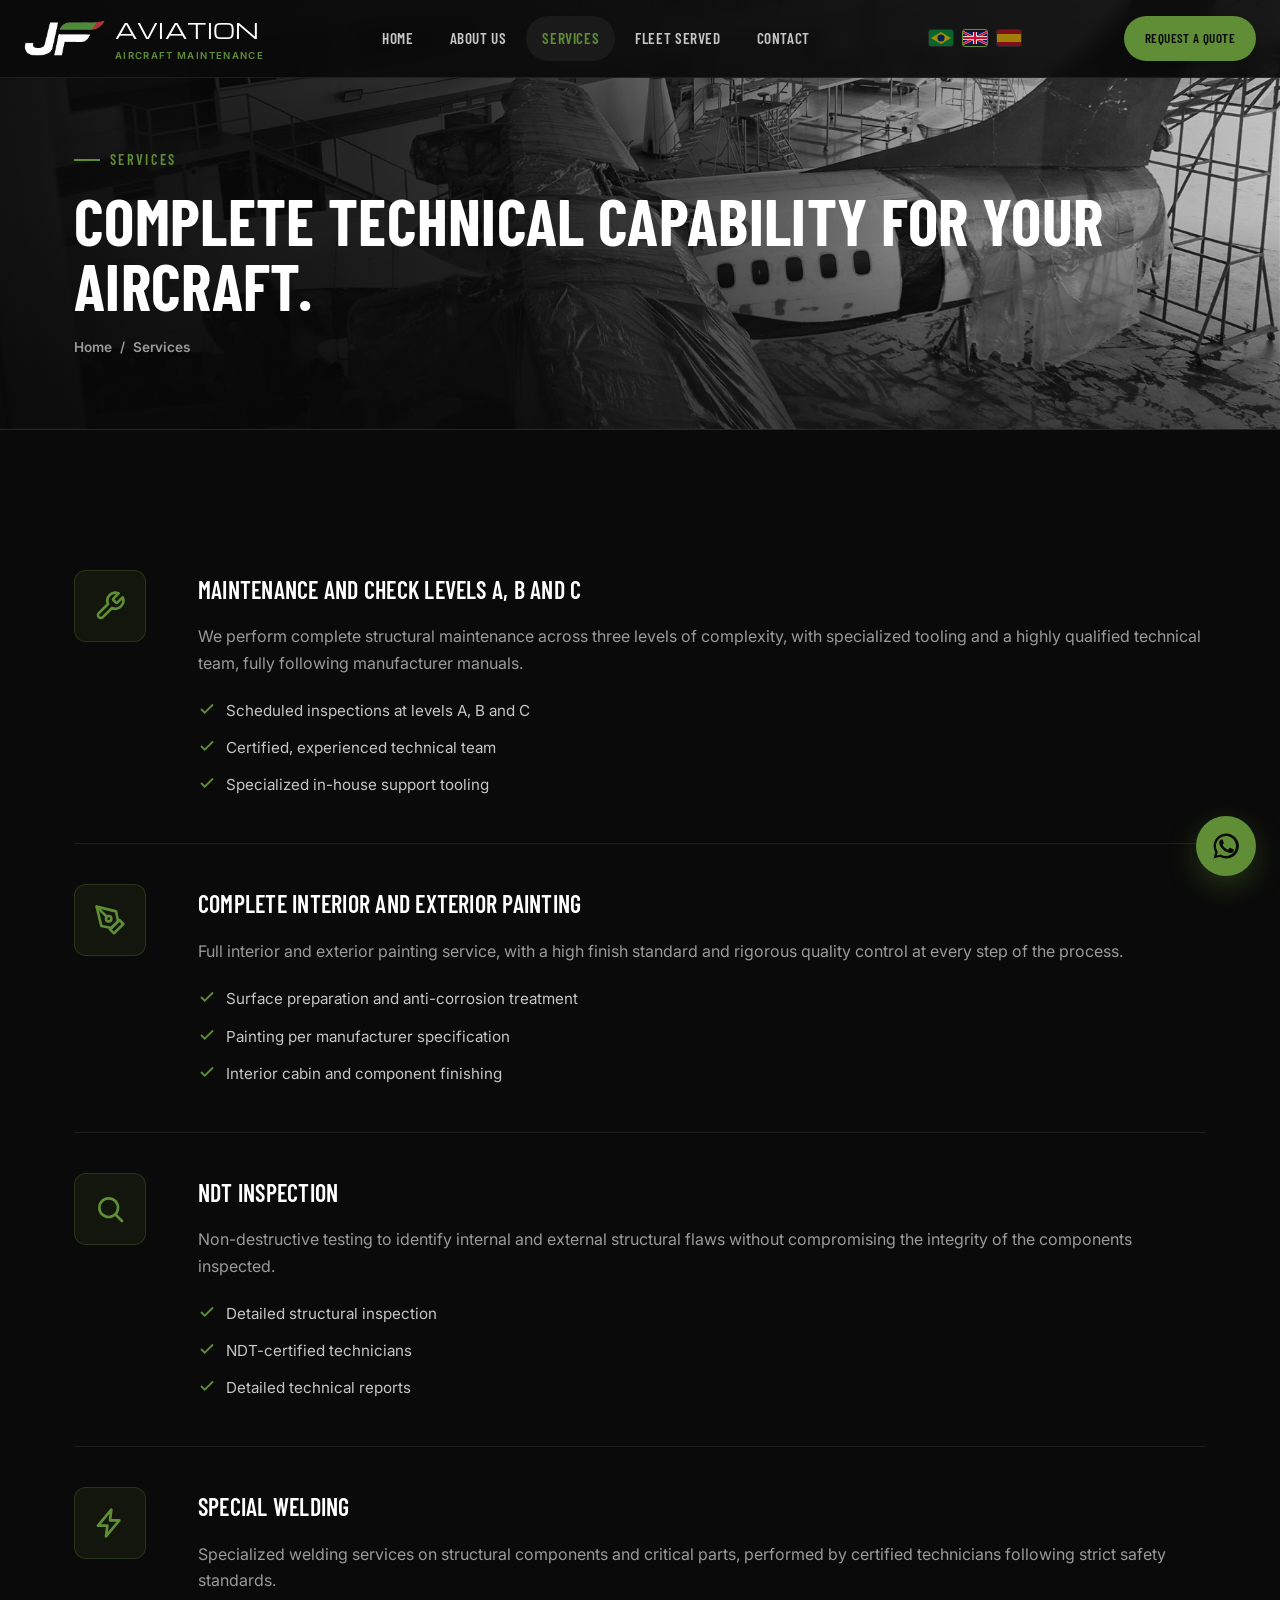
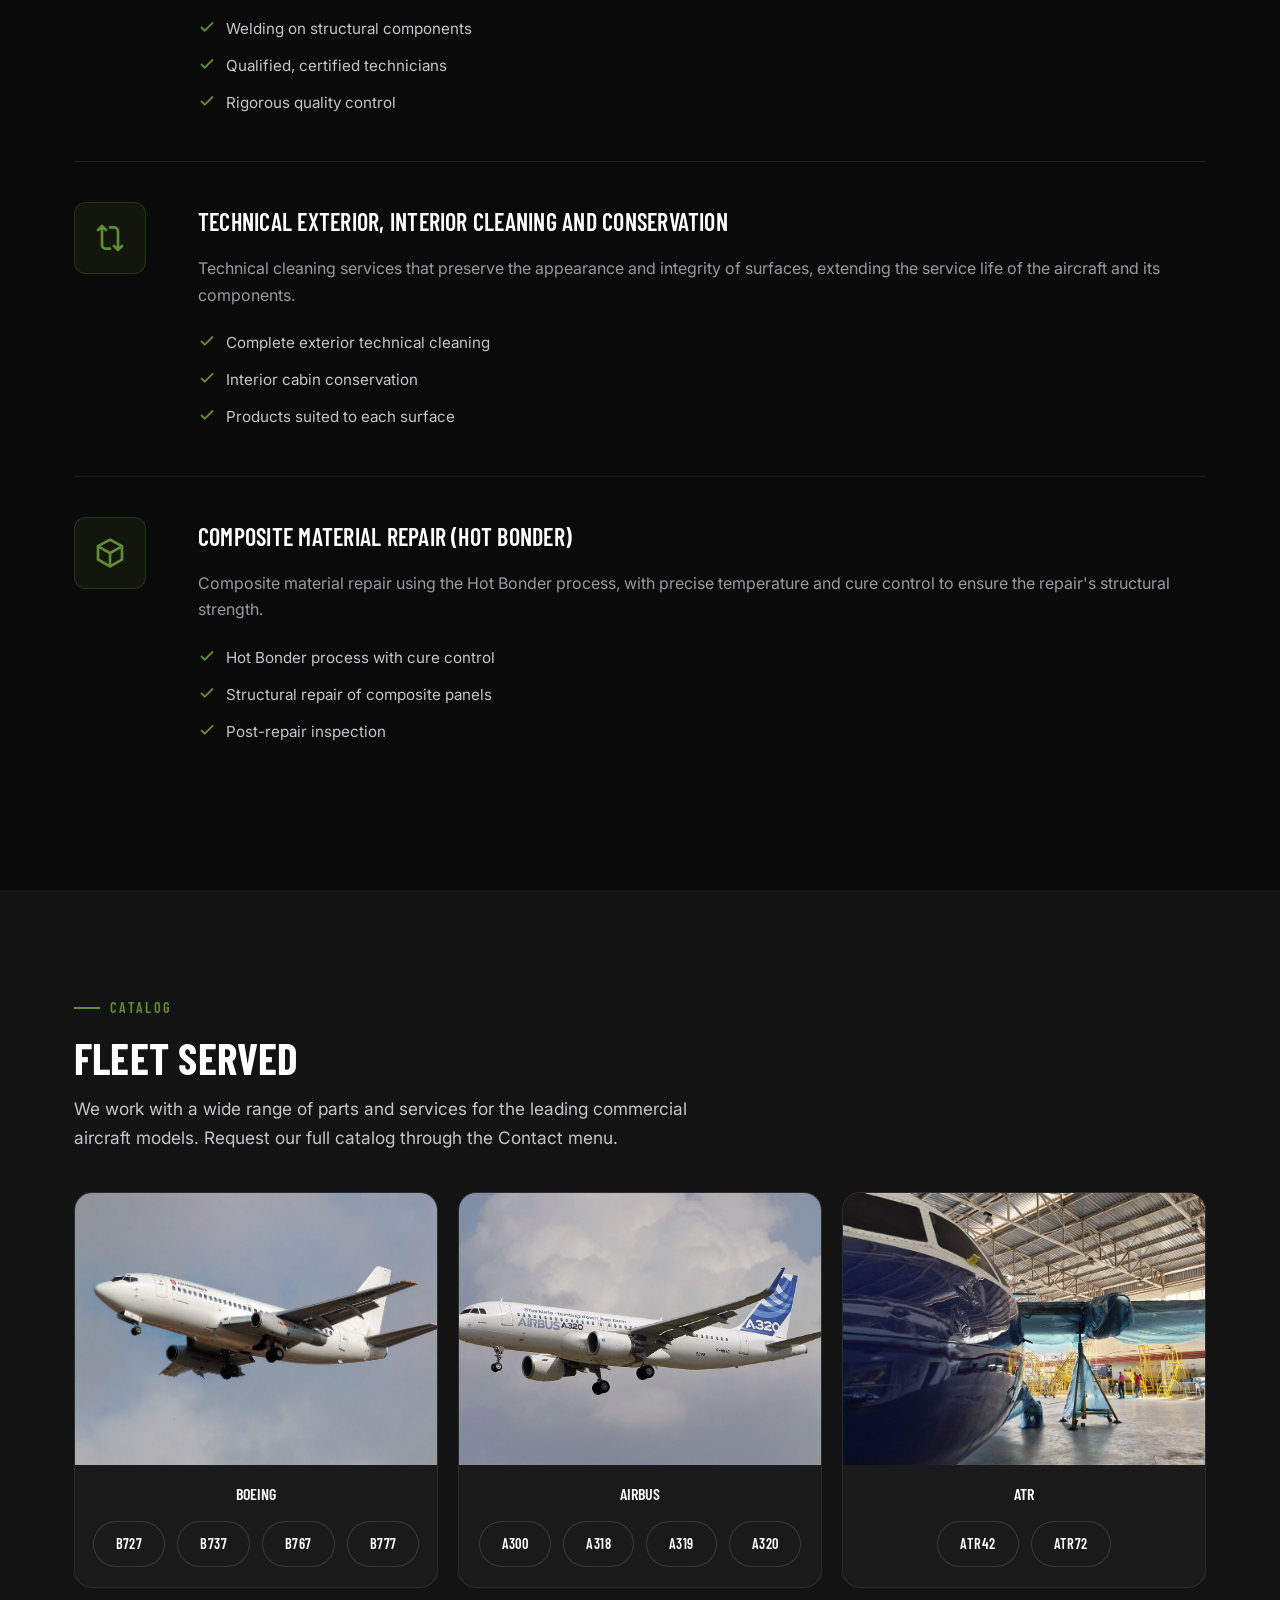
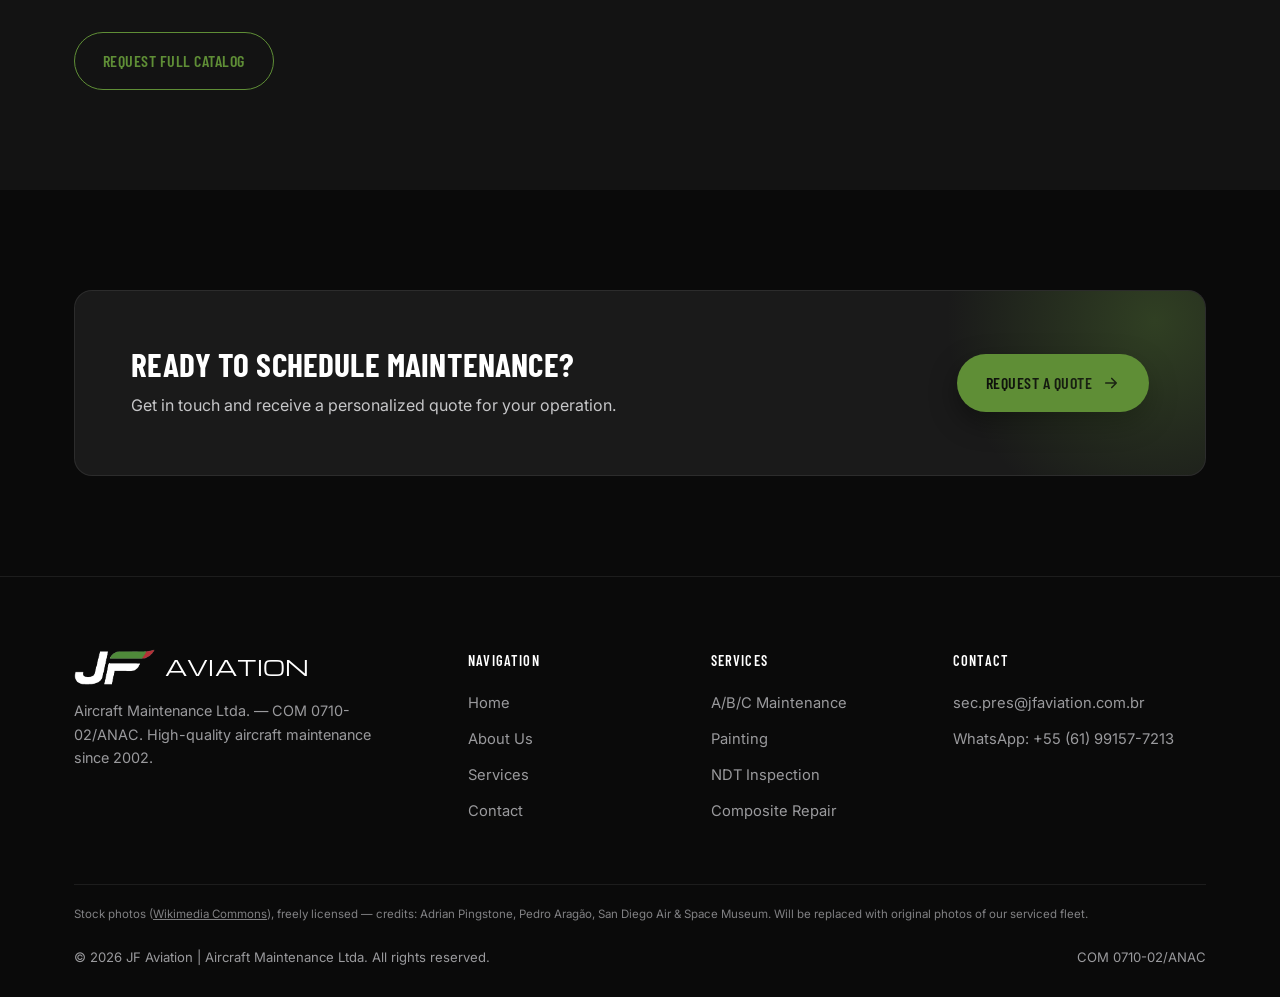
<file: en/servicos.html>
<!DOCTYPE html>
<html lang="en">
<head>
<meta charset="UTF-8">
<meta name="viewport" content="width=device-width, initial-scale=1.0">
<title>Our Services | JF Aviation</title>
<meta name="description" content="A/B/C maintenance checks, complete painting, NDT inspection, special welding, technical cleaning and composite repair. Learn about the fleet served by JF Aviation.">
<meta property="og:type" content="website">
<meta property="og:locale" content="en_US">
<meta property="og:url" content="https://jfaviation.com.br/en/servicos.html">
<meta property="og:title" content="Our Services | JF Aviation">
<meta property="og:description" content="A/B/C maintenance checks, complete painting, NDT inspection, special welding, technical cleaning and composite repair. Learn about the fleet served by JF Aviation.">
<meta property="og:image" content="https://jfaviation.com.br/assets/img/jf-logo-horizontal.png">
<meta name="twitter:card" content="summary_large_image">
<link rel="alternate" hreflang="pt-BR" href="https://jfaviation.com.br/servicos.html">
<link rel="alternate" hreflang="en" href="https://jfaviation.com.br/en/servicos.html">
<link rel="alternate" hreflang="es" href="https://jfaviation.com.br/es/servicos.html">
<link rel="alternate" hreflang="x-default" href="https://jfaviation.com.br/servicos.html">
<link rel="icon" type="image/svg+xml" href="../assets/img/favicon.svg">
<link rel="preconnect" href="https://fonts.googleapis.com">
<link rel="preconnect" href="https://fonts.gstatic.com" crossorigin>
<link href="https://fonts.googleapis.com/css2?family=Michroma&family=Barlow+Condensed:wght@500;600;700;800&family=Inter:wght@400;500;600;700&display=swap" rel="stylesheet">
<link rel="stylesheet" href="../assets/css/style.css">
</head>
<body>
<a href="#main" class="skip-link">Skip to content</a>

<header class="site-header">
  <div class="container">
    <a href="index.html" class="brand">
      <img class="mark" src="../assets/img/jf-mark-white.png" alt="JF Aviation">
      <span>AVIATION<small>Aircraft Maintenance</small></span>
    </a>

    <button class="nav-toggle" aria-label="Open menu" aria-expanded="false">
      <svg viewBox="0 0 24 24" fill="none" stroke="currentColor" stroke-width="2" stroke-linecap="round"><path d="M4 6h16M4 12h16M4 18h16"/></svg>
    </button>

    <nav class="nav-main" aria-label="Main navigation">
      <a href="index.html">Home</a>
      <a href="quem-somos.html">About Us</a>
      <a href="servicos.html" aria-current="page">Services</a>
      <a href="servicos.html#frota">Fleet Served</a>
      <a href="contato.html">Contact</a>
      <a href="contato.html" class="btn btn-gold nav-mobile-cta">Request a Quote</a>
      <div class="lang-switcher-mobile">
        <a href="../servicos.html" aria-label="Português"><svg viewBox="0 0 24 16" width="24" height="16"><rect width="24" height="16" fill="#009B3A"/><polygon points="12,2 22,8 12,14 2,8" fill="#FFDF00"/><circle cx="12" cy="8" r="3.6" fill="#002776"/></svg></a>
        <a href="servicos.html" class="active" aria-label="English"><svg viewBox="0 0 60 30" width="24" height="16"><clipPath id="s"><path d="M0,0 v30 h60 v-30 z"/></clipPath><clipPath id="t"><path d="M30,15 h30 v15 z v15 h-30 z h-30 v-15 z v-15 h30 z"/></clipPath><g clip-path="url(#s)"><path d="M0,0 v30 h60 v-30 z" fill="#012169"/><path d="M0,0 L60,30 M60,0 L0,30" stroke="#fff" stroke-width="6"/><path d="M0,0 L60,30 M60,0 L0,30" clip-path="url(#t)" stroke="#C8102E" stroke-width="4"/><path d="M30,0 v30 M0,15 h60" stroke="#fff" stroke-width="10"/><path d="M30,0 v30 M0,15 h60" stroke="#C8102E" stroke-width="6"/></g></svg></a>
        <a href="../es/servicos.html" aria-label="Español"><svg viewBox="0 0 750 500" width="24" height="16"><path fill="#c60b1e" d="M0 0h750v500H0z"/><path fill="#ffc400" d="M0 125h750v250H0z"/></svg></a>
      </div>
    </nav>

    <div class="lang-switcher">
      <a href="../servicos.html" aria-label="Português"><svg viewBox="0 0 24 16" width="24" height="16"><rect width="24" height="16" fill="#009B3A"/><polygon points="12,2 22,8 12,14 2,8" fill="#FFDF00"/><circle cx="12" cy="8" r="3.6" fill="#002776"/></svg></a>
      <a href="servicos.html" class="active" aria-label="English"><svg viewBox="0 0 60 30" width="24" height="16"><clipPath id="s"><path d="M0,0 v30 h60 v-30 z"/></clipPath><clipPath id="t"><path d="M30,15 h30 v15 z v15 h-30 z h-30 v-15 z v-15 h30 z"/></clipPath><g clip-path="url(#s)"><path d="M0,0 v30 h60 v-30 z" fill="#012169"/><path d="M0,0 L60,30 M60,0 L0,30" stroke="#fff" stroke-width="6"/><path d="M0,0 L60,30 M60,0 L0,30" clip-path="url(#t)" stroke="#C8102E" stroke-width="4"/><path d="M30,0 v30 M0,15 h60" stroke="#fff" stroke-width="10"/><path d="M30,0 v30 M0,15 h60" stroke="#C8102E" stroke-width="6"/></g></svg></a>
      <a href="../es/servicos.html" aria-label="Español"><svg viewBox="0 0 750 500" width="24" height="16"><path fill="#c60b1e" d="M0 0h750v500H0z"/><path fill="#ffc400" d="M0 125h750v250H0z"/></svg></a>
    </div>

    <div class="nav-cta">
      <a href="contato.html" class="btn btn-gold btn-sm">Request a Quote</a>
    </div>
  </div>
</header>

<main id="main">

  <section class="page-header">
    <div class="page-header-photo" aria-hidden="true"></div>
    <div class="container">
      <span class="eyebrow">Services</span>
      <h1 style="margin-top:16px;">Complete technical capability for your aircraft.</h1>
      <div class="breadcrumb">
        <a href="index.html">Home</a> / <span>Services</span>
      </div>
    </div>
  </section>

  <section class="section">
    <div class="container">
      <div class="service-detail" id="manutencao">
        <div class="service-icon">
          <svg viewBox="0 0 24 24" fill="none" stroke="currentColor" stroke-width="2" stroke-linecap="round" stroke-linejoin="round"><path d="M14.7 6.3a1 1 0 000 1.4l1.6 1.6a1 1 0 001.4 0l3.77-3.77a6 6 0 01-7.94 7.94l-6.91 6.91a2.12 2.12 0 01-3-3l6.91-6.91a6 6 0 017.94-7.94l-3.76 3.76z"/></svg>
        </div>
        <div>
          <h3>Maintenance and Check Levels A, B and C</h3>
          <p>We perform complete structural maintenance across three levels of complexity, with specialized tooling and a highly qualified technical team, fully following manufacturer manuals.</p>
          <ul>
            <li><svg viewBox="0 0 24 24" fill="none" stroke="currentColor" stroke-width="2.4"><path d="M20 6L9 17l-5-5"/></svg> Scheduled inspections at levels A, B and C</li>
            <li><svg viewBox="0 0 24 24" fill="none" stroke="currentColor" stroke-width="2.4"><path d="M20 6L9 17l-5-5"/></svg> Certified, experienced technical team</li>
            <li><svg viewBox="0 0 24 24" fill="none" stroke="currentColor" stroke-width="2.4"><path d="M20 6L9 17l-5-5"/></svg> Specialized in-house support tooling</li>
          </ul>
        </div>
      </div>

      <div class="service-detail" id="pintura">
        <div class="service-icon">
          <svg viewBox="0 0 24 24" fill="none" stroke="currentColor" stroke-width="2" stroke-linecap="round" stroke-linejoin="round"><path d="M12 19l7-7 3 3-7 7-3-3z"/><path d="M18 13l-1.5-7.5L2 2l3.5 14.5L13 18l5-5z"/><path d="M2 2l7.586 7.586"/><circle cx="11" cy="11" r="2"/></svg>
        </div>
        <div>
          <h3>Complete Interior and Exterior Painting</h3>
          <p>Full interior and exterior painting service, with a high finish standard and rigorous quality control at every step of the process.</p>
          <ul>
            <li><svg viewBox="0 0 24 24" fill="none" stroke="currentColor" stroke-width="2.4"><path d="M20 6L9 17l-5-5"/></svg> Surface preparation and anti-corrosion treatment</li>
            <li><svg viewBox="0 0 24 24" fill="none" stroke="currentColor" stroke-width="2.4"><path d="M20 6L9 17l-5-5"/></svg> Painting per manufacturer specification</li>
            <li><svg viewBox="0 0 24 24" fill="none" stroke="currentColor" stroke-width="2.4"><path d="M20 6L9 17l-5-5"/></svg> Interior cabin and component finishing</li>
          </ul>
        </div>
      </div>

      <div class="service-detail" id="ndt">
        <div class="service-icon">
          <svg viewBox="0 0 24 24" fill="none" stroke="currentColor" stroke-width="2" stroke-linecap="round" stroke-linejoin="round"><circle cx="11" cy="11" r="7"/><path d="M21 21l-4.3-4.3"/></svg>
        </div>
        <div>
          <h3>NDT Inspection</h3>
          <p>Non-destructive testing to identify internal and external structural flaws without compromising the integrity of the components inspected.</p>
          <ul>
            <li><svg viewBox="0 0 24 24" fill="none" stroke="currentColor" stroke-width="2.4"><path d="M20 6L9 17l-5-5"/></svg> Detailed structural inspection</li>
            <li><svg viewBox="0 0 24 24" fill="none" stroke="currentColor" stroke-width="2.4"><path d="M20 6L9 17l-5-5"/></svg> NDT-certified technicians</li>
            <li><svg viewBox="0 0 24 24" fill="none" stroke="currentColor" stroke-width="2.4"><path d="M20 6L9 17l-5-5"/></svg> Detailed technical reports</li>
          </ul>
        </div>
      </div>

      <div class="service-detail" id="soldas">
        <div class="service-icon">
          <svg viewBox="0 0 24 24" fill="none" stroke="currentColor" stroke-width="2" stroke-linecap="round" stroke-linejoin="round"><path d="M13 2L3 14h7l-1 8 10-12h-7l1-8z"/></svg>
        </div>
        <div>
          <h3>Special Welding</h3>
          <p>Specialized welding services on structural components and critical parts, performed by certified technicians following strict safety standards.</p>
          <ul>
            <li><svg viewBox="0 0 24 24" fill="none" stroke="currentColor" stroke-width="2.4"><path d="M20 6L9 17l-5-5"/></svg> Welding on structural components</li>
            <li><svg viewBox="0 0 24 24" fill="none" stroke="currentColor" stroke-width="2.4"><path d="M20 6L9 17l-5-5"/></svg> Qualified, certified technicians</li>
            <li><svg viewBox="0 0 24 24" fill="none" stroke="currentColor" stroke-width="2.4"><path d="M20 6L9 17l-5-5"/></svg> Rigorous quality control</li>
          </ul>
        </div>
      </div>

      <div class="service-detail" id="limpeza">
        <div class="service-icon">
          <svg viewBox="0 0 24 24" fill="none" stroke="currentColor" stroke-width="2" stroke-linecap="round" stroke-linejoin="round"><path d="M3 6l3-3 3 3M6 3v14a3 3 0 003 3h3"/><path d="M21 18l-3 3-3-3M18 21V7a3 3 0 00-3-3h-3"/></svg>
        </div>
        <div>
          <h3>Technical Exterior, Interior Cleaning and Conservation</h3>
          <p>Technical cleaning services that preserve the appearance and integrity of surfaces, extending the service life of the aircraft and its components.</p>
          <ul>
            <li><svg viewBox="0 0 24 24" fill="none" stroke="currentColor" stroke-width="2.4"><path d="M20 6L9 17l-5-5"/></svg> Complete exterior technical cleaning</li>
            <li><svg viewBox="0 0 24 24" fill="none" stroke="currentColor" stroke-width="2.4"><path d="M20 6L9 17l-5-5"/></svg> Interior cabin conservation</li>
            <li><svg viewBox="0 0 24 24" fill="none" stroke="currentColor" stroke-width="2.4"><path d="M20 6L9 17l-5-5"/></svg> Products suited to each surface</li>
          </ul>
        </div>
      </div>

      <div class="service-detail" id="compositos">
        <div class="service-icon">
          <svg viewBox="0 0 24 24" fill="none" stroke="currentColor" stroke-width="2" stroke-linecap="round" stroke-linejoin="round"><path d="M12 2l9 4.9V17L12 22l-9-5.1V6.9L12 2z"/><path d="M3 7l9 5 9-5M12 12v10"/></svg>
        </div>
        <div>
          <h3>Composite Material Repair (Hot Bonder)</h3>
          <p>Composite material repair using the Hot Bonder process, with precise temperature and cure control to ensure the repair's structural strength.</p>
          <ul>
            <li><svg viewBox="0 0 24 24" fill="none" stroke="currentColor" stroke-width="2.4"><path d="M20 6L9 17l-5-5"/></svg> Hot Bonder process with cure control</li>
            <li><svg viewBox="0 0 24 24" fill="none" stroke="currentColor" stroke-width="2.4"><path d="M20 6L9 17l-5-5"/></svg> Structural repair of composite panels</li>
            <li><svg viewBox="0 0 24 24" fill="none" stroke="currentColor" stroke-width="2.4"><path d="M20 6L9 17l-5-5"/></svg> Post-repair inspection</li>
          </ul>
        </div>
      </div>
    </div>
  </section>

  <!-- FLEET SERVED -->
  <section class="section section-alt fleet-strip" id="frota">
    <div class="container">
      <span class="eyebrow">Catalog</span>
      <h2 style="margin-top:16px;">Fleet served</h2>
      <p class="lead" style="margin-top:14px;">We work with a wide range of parts and services for the leading commercial aircraft models. Request our full catalog through the Contact menu.</p>

      <!-- Stock photos (Wikimedia Commons, free license) — replace with original fleet photos when available -->
      <div class="fleet-photo-grid">
        <div class="fleet-photo-card">
          <div class="fleet-photo">
            <img src="../assets/img/photos/jf-fleet-boeing.jpg" alt="Boeing 737 aircraft taking off" loading="lazy">
          </div>
          <h3>Boeing</h3>
          <div class="fleet-chips">
            <span class="fleet-chip">B727</span>
            <span class="fleet-chip">B737</span>
            <span class="fleet-chip">B767</span>
            <span class="fleet-chip">B777</span>
          </div>
        </div>
        <div class="fleet-photo-card">
          <div class="fleet-photo">
            <img src="../assets/img/photos/jf-fleet-airbus.jpg" alt="Airbus A320 aircraft landing" loading="lazy">
          </div>
          <h3>Airbus</h3>
          <div class="fleet-chips">
            <span class="fleet-chip">A300</span>
            <span class="fleet-chip">A318</span>
            <span class="fleet-chip">A319</span>
            <span class="fleet-chip">A320</span>
          </div>
        </div>
        <div class="fleet-photo-card">
          <div class="fleet-photo">
            <img src="../assets/img/photos/jf-real-atr-pintado.jpg" alt="Freshly painted ATR aircraft in the JF Aviation hangar" loading="lazy">
          </div>
          <h3>ATR</h3>
          <div class="fleet-chips">
            <span class="fleet-chip">ATR42</span>
            <span class="fleet-chip">ATR72</span>
          </div>
        </div>
      </div>

      <a href="contato.html" class="btn btn-outline-dark" style="margin-top:44px;">Request full catalog</a>
    </div>
  </section>

  <!-- CTA -->
  <section class="section">
    <div class="container">
      <div class="cta-banner">
        <div>
          <h2>Ready to schedule maintenance?</h2>
          <p>Get in touch and receive a personalized quote for your operation.</p>
        </div>
        <a href="contato.html" class="btn btn-gold">
          Request a Quote
          <svg viewBox="0 0 24 24" fill="none" stroke="currentColor" stroke-width="2.2" stroke-linecap="round" stroke-linejoin="round"><path d="M5 12h14M13 6l6 6-6 6"/></svg>
        </a>
      </div>
    </div>
  </section>

</main>

<footer class="site-footer">
  <div class="container">
    <div class="footer-grid">
      <div class="footer-brand">
        <span class="brand">
          <img class="mark" src="../assets/img/jf-mark-white.png" alt="JF Aviation">
          <span>AVIATION</span>
        </span>
        <p>Aircraft Maintenance Ltda. — COM 0710-02/ANAC. High-quality aircraft maintenance since 2002.</p>
      </div>
      <div class="footer-col">
        <h4>Navigation</h4>
        <ul>
          <li><a href="index.html">Home</a></li>
          <li><a href="quem-somos.html">About Us</a></li>
          <li><a href="servicos.html">Services</a></li>
          <li><a href="contato.html">Contact</a></li>
        </ul>
      </div>
      <div class="footer-col">
        <h4>Services</h4>
        <ul>
          <li><a href="servicos.html#manutencao">A/B/C Maintenance</a></li>
          <li><a href="servicos.html#pintura">Painting</a></li>
          <li><a href="servicos.html#ndt">NDT Inspection</a></li>
          <li><a href="servicos.html#compositos">Composite Repair</a></li>
        </ul>
      </div>
      <div class="footer-col">
        <h4>Contact</h4>
        <ul>
          <li><a href="mailto:sec.pres@jfaviation.com.br">sec.pres@jfaviation.com.br</a></li>
          <li><a href="https://wa.me/5561991577213" target="_blank" rel="noopener">WhatsApp: +55 (61) 99157-7213</a></li>
        </ul>
      </div>
    </div>
    <p class="photo-credits">Stock photos (<a href="https://commons.wikimedia.org" target="_blank" rel="noopener">Wikimedia Commons</a>), freely licensed — credits: Adrian Pingstone, Pedro Aragão, San Diego Air &amp; Space Museum. Will be replaced with original photos of our serviced fleet.</p>
    <div class="footer-bottom">
      <span>© <span data-year>2026</span> JF Aviation | Aircraft Maintenance Ltda. All rights reserved.</span>
      <span>COM 0710-02/ANAC</span>
    </div>
  </div>
</footer>

<a class="wa-float" href="https://wa.me/5561991577213" target="_blank" rel="noopener" aria-label="Chat on WhatsApp">
  <svg viewBox="0 0 24 24" fill="currentColor"><path d="M17.5 14.4c-.3-.1-1.7-.8-2-1-.3-.1-.5-.1-.7.1-.2.3-.7 1-.9 1.2-.2.2-.3.2-.6.1-.3-.1-1.2-.5-2.3-1.5-.9-.8-1.4-1.7-1.6-2-.2-.3 0-.5.1-.6.1-.1.3-.3.4-.5.1-.2.2-.3.3-.5.1-.2 0-.4 0-.5C10.1 9 9.6 7.7 9.4 7.2c-.2-.5-.4-.4-.6-.4h-.5c-.2 0-.5.1-.7.3-.3.3-1 1-1 2.4s1 2.8 1.2 3c.1.2 2 3.1 4.9 4.3.7.3 1.2.5 1.6.6.7.2 1.3.2 1.8.1.6-.1 1.7-.7 2-1.4.2-.6.2-1.2.2-1.3-.1-.2-.3-.2-.6-.4z"/><path d="M12 2a10 10 0 00-8.6 15L2 22l5.2-1.4A10 10 0 1012 2zm0 18a8 8 0 01-4.1-1.1l-.3-.2-3 .8.8-2.9-.2-.3A8 8 0 1112 20z"/></svg>
</a>

<script src="../assets/js/main.js"></script>
</body>
</html>
</file>
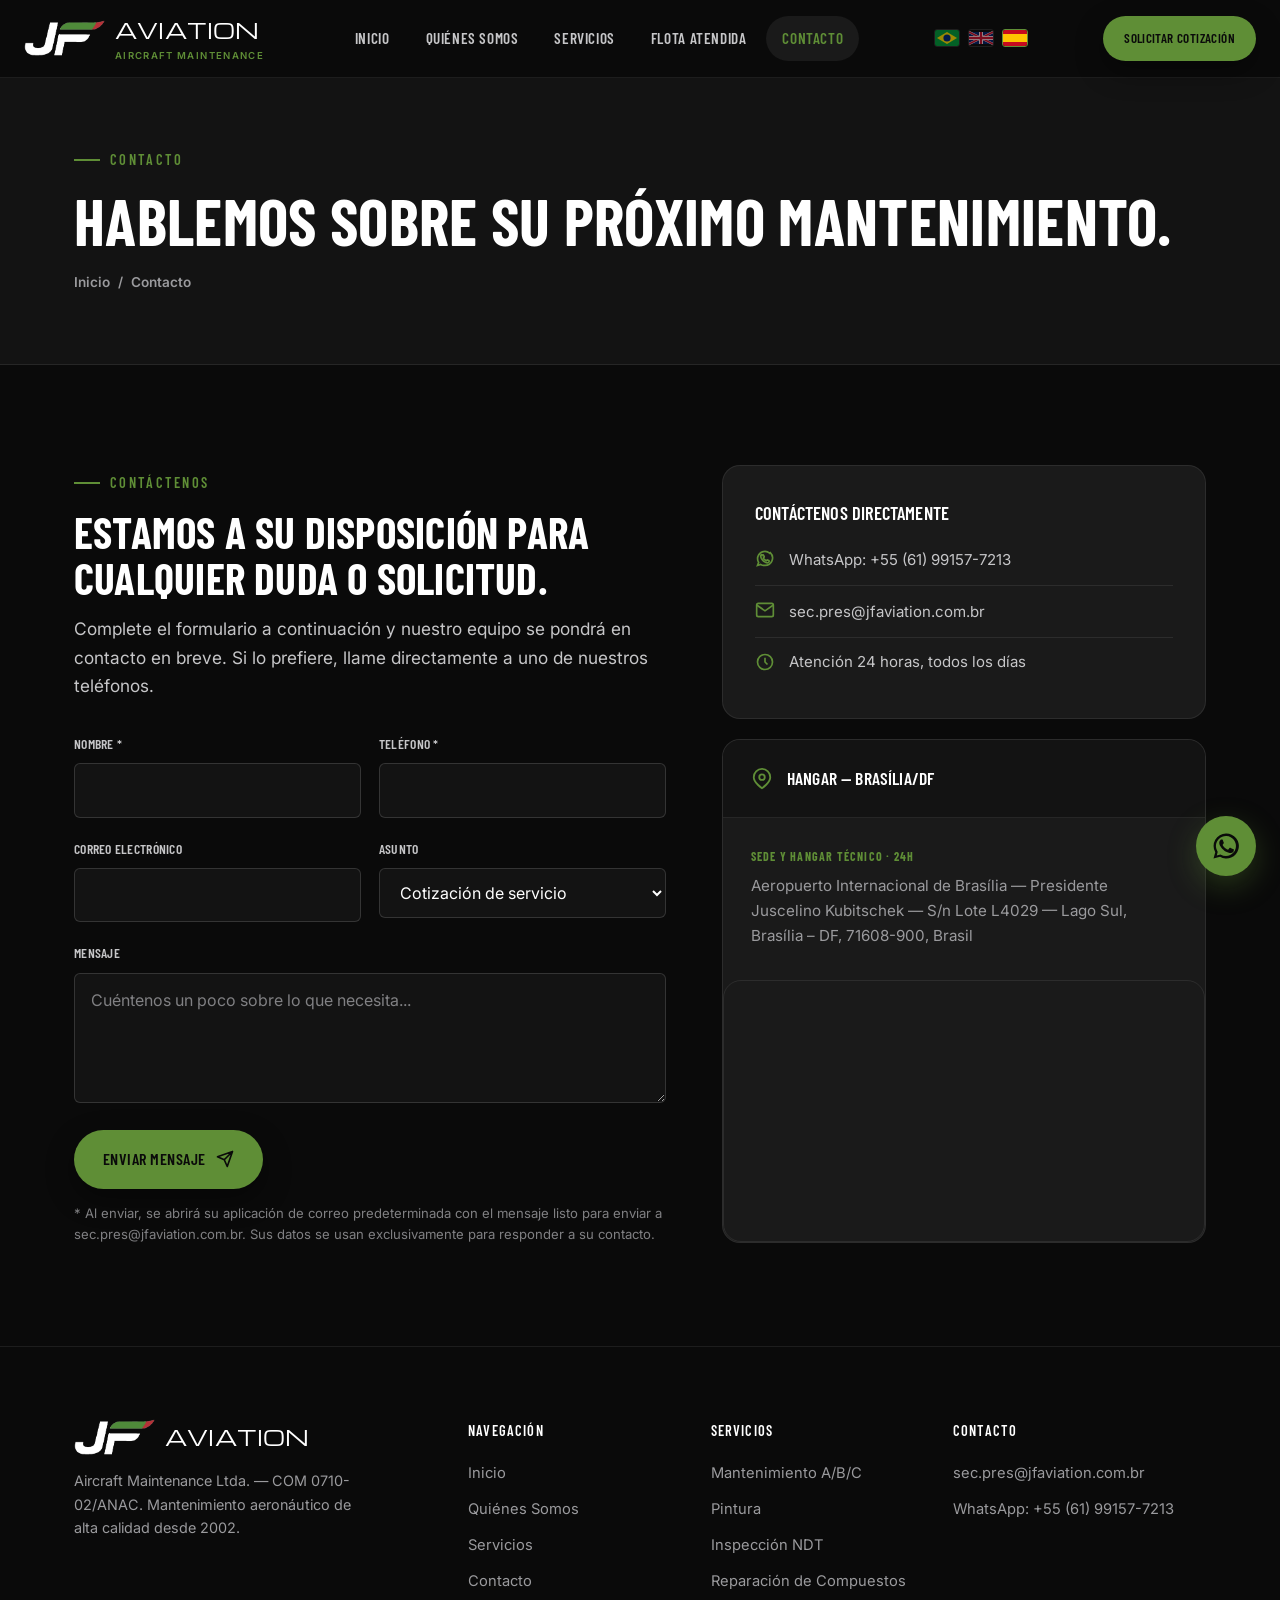
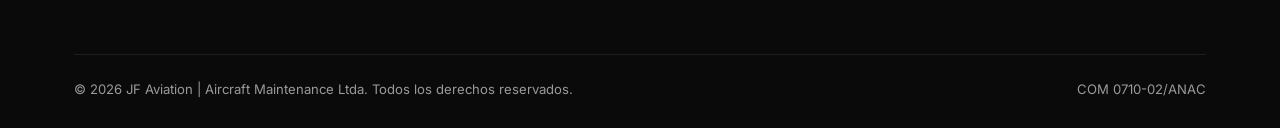
<file: es/contato.html>
<!DOCTYPE html>
<html lang="es">
<head>
<meta charset="UTF-8">
<meta name="viewport" content="width=device-width, initial-scale=1.0">
<title>Contacto | JF Aviation</title>
<meta name="description" content="Contacte a JF Aviation para solicitar cotizaciones, catálogo de piezas o resolver dudas sobre mantenimiento aeronáutico. Atención 24h en nuestro hangar en Brasília.">
<meta property="og:type" content="website">
<meta property="og:locale" content="es_ES">
<meta property="og:url" content="https://jfaviation.com.br/es/contato.html">
<meta property="og:title" content="Contacto | JF Aviation">
<meta property="og:description" content="Contacte a JF Aviation para solicitar cotizaciones, catálogo de piezas o resolver dudas sobre mantenimiento aeronáutico. Atención 24h en nuestro hangar en Brasília.">
<meta property="og:image" content="https://jfaviation.com.br/assets/img/jf-logo-horizontal.png">
<meta name="twitter:card" content="summary_large_image">
<link rel="alternate" hreflang="pt-BR" href="https://jfaviation.com.br/contato.html">
<link rel="alternate" hreflang="en" href="https://jfaviation.com.br/en/contato.html">
<link rel="alternate" hreflang="es" href="https://jfaviation.com.br/es/contato.html">
<link rel="alternate" hreflang="x-default" href="https://jfaviation.com.br/contato.html">
<link rel="icon" type="image/svg+xml" href="../assets/img/favicon.svg">
<link rel="preconnect" href="https://fonts.googleapis.com">
<link rel="preconnect" href="https://fonts.gstatic.com" crossorigin>
<link href="https://fonts.googleapis.com/css2?family=Michroma&family=Barlow+Condensed:wght@500;600;700;800&family=Inter:wght@400;500;600;700&display=swap" rel="stylesheet">
<link rel="stylesheet" href="../assets/css/style.css">
</head>
<body>
<a href="#main" class="skip-link">Saltar al contenido</a>

<header class="site-header">
  <div class="container">
    <a href="index.html" class="brand">
      <img class="mark" src="../assets/img/jf-mark-white.png" alt="JF Aviation">
      <span>AVIATION<small>Aircraft Maintenance</small></span>
    </a>

    <button class="nav-toggle" aria-label="Abrir menú" aria-expanded="false">
      <svg viewBox="0 0 24 24" fill="none" stroke="currentColor" stroke-width="2" stroke-linecap="round"><path d="M4 6h16M4 12h16M4 18h16"/></svg>
    </button>

    <nav class="nav-main" aria-label="Navegación principal">
      <a href="index.html">Inicio</a>
      <a href="quem-somos.html">Quiénes Somos</a>
      <a href="servicos.html">Servicios</a>
      <a href="servicos.html#frota">Flota Atendida</a>
      <a href="contato.html" aria-current="page">Contacto</a>
      <a href="contato.html" class="btn btn-gold nav-mobile-cta">Solicitar Cotización</a>
      <div class="lang-switcher-mobile">
        <a href="../contato.html" aria-label="Português"><svg viewBox="0 0 24 16" width="24" height="16"><rect width="24" height="16" fill="#009B3A"/><polygon points="12,2 22,8 12,14 2,8" fill="#FFDF00"/><circle cx="12" cy="8" r="3.6" fill="#002776"/></svg></a>
        <a href="../en/contato.html" aria-label="English"><svg viewBox="0 0 60 30" width="24" height="16"><clipPath id="s"><path d="M0,0 v30 h60 v-30 z"/></clipPath><clipPath id="t"><path d="M30,15 h30 v15 z v15 h-30 z h-30 v-15 z v-15 h30 z"/></clipPath><g clip-path="url(#s)"><path d="M0,0 v30 h60 v-30 z" fill="#012169"/><path d="M0,0 L60,30 M60,0 L0,30" stroke="#fff" stroke-width="6"/><path d="M0,0 L60,30 M60,0 L0,30" clip-path="url(#t)" stroke="#C8102E" stroke-width="4"/><path d="M30,0 v30 M0,15 h60" stroke="#fff" stroke-width="10"/><path d="M30,0 v30 M0,15 h60" stroke="#C8102E" stroke-width="6"/></g></svg></a>
        <a href="contato.html" class="active" aria-label="Español"><svg viewBox="0 0 750 500" width="24" height="16"><path fill="#c60b1e" d="M0 0h750v500H0z"/><path fill="#ffc400" d="M0 125h750v250H0z"/></svg></a>
      </div>
    </nav>

    <div class="lang-switcher">
      <a href="../contato.html" aria-label="Português"><svg viewBox="0 0 24 16" width="24" height="16"><rect width="24" height="16" fill="#009B3A"/><polygon points="12,2 22,8 12,14 2,8" fill="#FFDF00"/><circle cx="12" cy="8" r="3.6" fill="#002776"/></svg></a>
      <a href="../en/contato.html" aria-label="English"><svg viewBox="0 0 60 30" width="24" height="16"><clipPath id="s"><path d="M0,0 v30 h60 v-30 z"/></clipPath><clipPath id="t"><path d="M30,15 h30 v15 z v15 h-30 z h-30 v-15 z v-15 h30 z"/></clipPath><g clip-path="url(#s)"><path d="M0,0 v30 h60 v-30 z" fill="#012169"/><path d="M0,0 L60,30 M60,0 L0,30" stroke="#fff" stroke-width="6"/><path d="M0,0 L60,30 M60,0 L0,30" clip-path="url(#t)" stroke="#C8102E" stroke-width="4"/><path d="M30,0 v30 M0,15 h60" stroke="#fff" stroke-width="10"/><path d="M30,0 v30 M0,15 h60" stroke="#C8102E" stroke-width="6"/></g></svg></a>
      <a href="contato.html" class="active" aria-label="Español"><svg viewBox="0 0 750 500" width="24" height="16"><path fill="#c60b1e" d="M0 0h750v500H0z"/><path fill="#ffc400" d="M0 125h750v250H0z"/></svg></a>
    </div>

    <div class="nav-cta">
      <a href="contato.html" class="btn btn-gold btn-sm">Solicitar Cotización</a>
    </div>
  </div>
</header>

<main id="main">

  <section class="page-header">
    <div class="hero-grid" aria-hidden="true"></div>
    <div class="container">
      <span class="eyebrow">Contacto</span>
      <h1 style="margin-top:16px;">Hablemos sobre su próximo mantenimiento.</h1>
      <div class="breadcrumb">
        <a href="index.html">Inicio</a> / <span>Contacto</span>
      </div>
    </div>
  </section>

  <section class="section">
    <div class="container contact-grid">

      <div>
        <span class="eyebrow">Contáctenos</span>
        <h2 style="margin-top:16px; margin-bottom:14px;">Estamos a su disposición para cualquier duda o solicitud.</h2>
        <p class="lead" style="margin-bottom:32px;">Complete el formulario a continuación y nuestro equipo se pondrá en contacto en breve. Si lo prefiere, llame directamente a uno de nuestros teléfonos.</p>

        <form novalidate>
          <div class="form-row">
            <div class="field">
              <label for="nome">Nombre *</label>
              <input type="text" id="nome" name="nome" required autocomplete="name">
            </div>
            <div class="field">
              <label for="telefone">Teléfono *</label>
              <input type="tel" id="telefone" name="telefone" required autocomplete="tel">
            </div>
          </div>
          <div class="form-row">
            <div class="field">
              <label for="email">Correo electrónico</label>
              <input type="email" id="email" name="email" autocomplete="email">
            </div>
            <div class="field">
              <label for="assunto">Asunto</label>
              <select id="assunto" name="assunto">
                <option value="Cotización de servicio">Cotización de servicio</option>
                <option value="Solicitud de catálogo">Solicitud de catálogo</option>
                <option value="Colaboración">Colaboración</option>
                <option value="Otro">Otro</option>
              </select>
            </div>
          </div>
          <div class="field">
            <label for="mensagem">Mensaje</label>
            <textarea id="mensagem" name="mensagem" placeholder="Cuéntenos un poco sobre lo que necesita..."></textarea>
          </div>
          <button type="submit" class="btn btn-gold">
            Enviar mensaje
            <svg viewBox="0 0 24 24" fill="none" stroke="currentColor" stroke-width="2.2" stroke-linecap="round" stroke-linejoin="round"><path d="M22 2L11 13M22 2l-7 20-4-9-9-4 20-7z"/></svg>
          </button>
          <p class="form-status" style="display:none; margin-top:14px; color:var(--green-400); font-weight:600;"></p>
          <p class="form-note">* Al enviar, se abrirá su aplicación de correo predeterminada con el mensaje listo para enviar a sec.pres@jfaviation.com.br. Sus datos se usan exclusivamente para responder a su contacto.</p>
        </form>
      </div>

      <div>
        <div class="contact-info-card">
          <h3>Contáctenos directamente</h3>
          <div class="contact-row">
            <svg viewBox="0 0 24 24" fill="none" stroke="currentColor" stroke-width="2"><path d="M17.6 6.3A8.9 8.9 0 0012 4a8.8 8.8 0 00-7.6 13.3L3 21l3.8-1.3A8.8 8.8 0 0012 20.9a8.9 8.9 0 006.3-15.3z"/><path d="M8.4 8.8c.2-.5.5-.5.7-.5h.6c.2 0 .4 0 .6.4.2.5.7 1.6.7 1.7.1.2.1.3 0 .5-.1.2-.2.3-.3.4l-.5.5c-.1.1-.2.3-.1.5.2.3.7 1.1 1.5 1.7.9.7 1.5 1 1.8 1.1.2.1.4.1.5-.1l.5-.6c.2-.2.3-.2.5-.1l1.6.8c.2.1.3.1.4.3.1.2.1.9-.2 1.3-.3.5-1.4 1.1-2 1.1-.6 0-1.9-.2-3.6-1.4-2-1.4-3.2-3.5-3.4-3.8-.1-.3-.9-1.4-.9-2.6 0-1.2.6-1.8.8-2z"/></svg>
            <a href="https://wa.me/5561991577213" target="_blank" rel="noopener"><span>WhatsApp: +55 (61) 99157-7213</span></a>
          </div>
          <div class="contact-row">
            <svg viewBox="0 0 24 24" fill="none" stroke="currentColor" stroke-width="2"><path d="M4 4h16v16H4z" opacity="0"/><path d="M22 6l-10 7L2 6"/><rect x="2" y="4" width="20" height="16" rx="2"/></svg>
            <a href="mailto:sec.pres@jfaviation.com.br"><span>sec.pres@jfaviation.com.br</span></a>
          </div>
          <div class="contact-row">
            <svg viewBox="0 0 24 24" fill="none" stroke="currentColor" stroke-width="2"><circle cx="12" cy="12" r="9"/><path d="M12 7v5l3 3"/></svg>
            <span>Atención 24 horas, todos los días</span>
          </div>
        </div>

        <div class="location-card">
          <div class="location-top">
            <svg viewBox="0 0 24 24" fill="none" stroke="currentColor" stroke-width="2"><path d="M21 10c0 6-9 12-9 12S3 16 3 10a9 9 0 0118 0z"/><circle cx="12" cy="10" r="3"/></svg>
            <h3 style="margin:0;">Hangar — Brasília/DF</h3>
          </div>
          <div class="location-body">
            <span class="location-tag">Sede y hangar técnico · 24h</span>
            <p>Aeropuerto Internacional de Brasília — Presidente Juscelino Kubitschek — S/n Lote L4029 — Lago Sul, Brasília – DF, 71608-900, Brasil</p>
          </div>
          <div class="map-wrap">
            <iframe src="https://www.google.com/maps?q=Aeroporto+Internacional+de+Bras%C3%ADlia&output=embed" loading="lazy" referrerpolicy="no-referrer-when-downgrade" title="Mapa - Hangar Brasília"></iframe>
          </div>
        </div>
      </div>

    </div>
  </section>

</main>

<footer class="site-footer">
  <div class="container">
    <div class="footer-grid">
      <div class="footer-brand">
        <span class="brand">
          <img class="mark" src="../assets/img/jf-mark-white.png" alt="JF Aviation">
          <span>AVIATION</span>
        </span>
        <p>Aircraft Maintenance Ltda. — COM 0710-02/ANAC. Mantenimiento aeronáutico de alta calidad desde 2002.</p>
      </div>
      <div class="footer-col">
        <h4>Navegación</h4>
        <ul>
          <li><a href="index.html">Inicio</a></li>
          <li><a href="quem-somos.html">Quiénes Somos</a></li>
          <li><a href="servicos.html">Servicios</a></li>
          <li><a href="contato.html">Contacto</a></li>
        </ul>
      </div>
      <div class="footer-col">
        <h4>Servicios</h4>
        <ul>
          <li><a href="servicos.html#manutencao">Mantenimiento A/B/C</a></li>
          <li><a href="servicos.html#pintura">Pintura</a></li>
          <li><a href="servicos.html#ndt">Inspección NDT</a></li>
          <li><a href="servicos.html#compositos">Reparación de Compuestos</a></li>
        </ul>
      </div>
      <div class="footer-col">
        <h4>Contacto</h4>
        <ul>
          <li><a href="mailto:sec.pres@jfaviation.com.br">sec.pres@jfaviation.com.br</a></li>
          <li><a href="https://wa.me/5561991577213" target="_blank" rel="noopener">WhatsApp: +55 (61) 99157-7213</a></li>
        </ul>
      </div>
    </div>
    <div class="footer-bottom">
      <span>© <span data-year>2026</span> JF Aviation | Aircraft Maintenance Ltda. Todos los derechos reservados.</span>
      <span>COM 0710-02/ANAC</span>
    </div>
  </div>
</footer>

<a class="wa-float" href="https://wa.me/5561991577213" target="_blank" rel="noopener" aria-label="Hablar por WhatsApp">
  <svg viewBox="0 0 24 24" fill="currentColor"><path d="M17.5 14.4c-.3-.1-1.7-.8-2-1-.3-.1-.5-.1-.7.1-.2.3-.7 1-.9 1.2-.2.2-.3.2-.6.1-.3-.1-1.2-.5-2.3-1.5-.9-.8-1.4-1.7-1.6-2-.2-.3 0-.5.1-.6.1-.1.3-.3.4-.5.1-.2.2-.3.3-.5.1-.2 0-.4 0-.5C10.1 9 9.6 7.7 9.4 7.2c-.2-.5-.4-.4-.6-.4h-.5c-.2 0-.5.1-.7.3-.3.3-1 1-1 2.4s1 2.8 1.2 3c.1.2 2 3.1 4.9 4.3.7.3 1.2.5 1.6.6.7.2 1.3.2 1.8.1.6-.1 1.7-.7 2-1.4.2-.6.2-1.2.2-1.3-.1-.2-.3-.2-.6-.4z"/><path d="M12 2a10 10 0 00-8.6 15L2 22l5.2-1.4A10 10 0 1012 2zm0 18a8 8 0 01-4.1-1.1l-.3-.2-3 .8.8-2.9-.2-.3A8 8 0 1112 20z"/></svg>
</a>

<script src="../assets/js/main.js"></script>
</body>
</html>
</file>
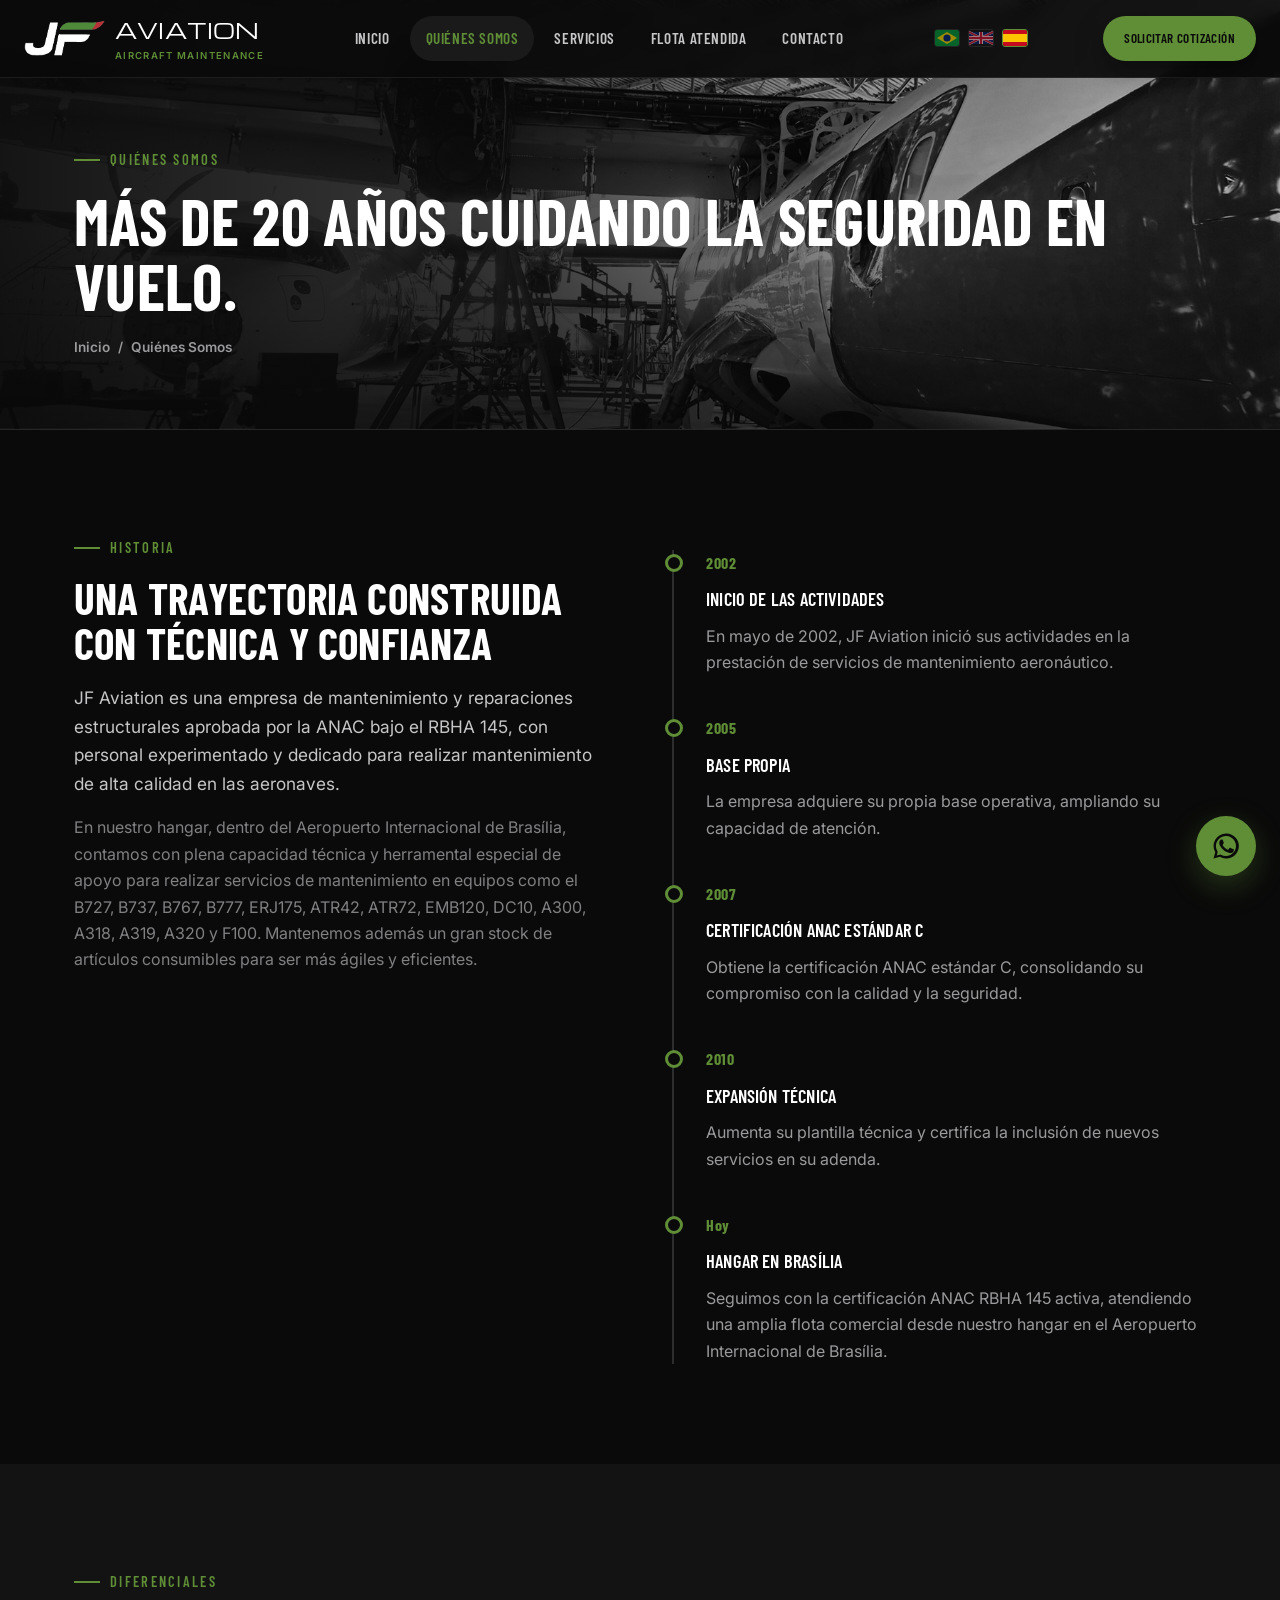
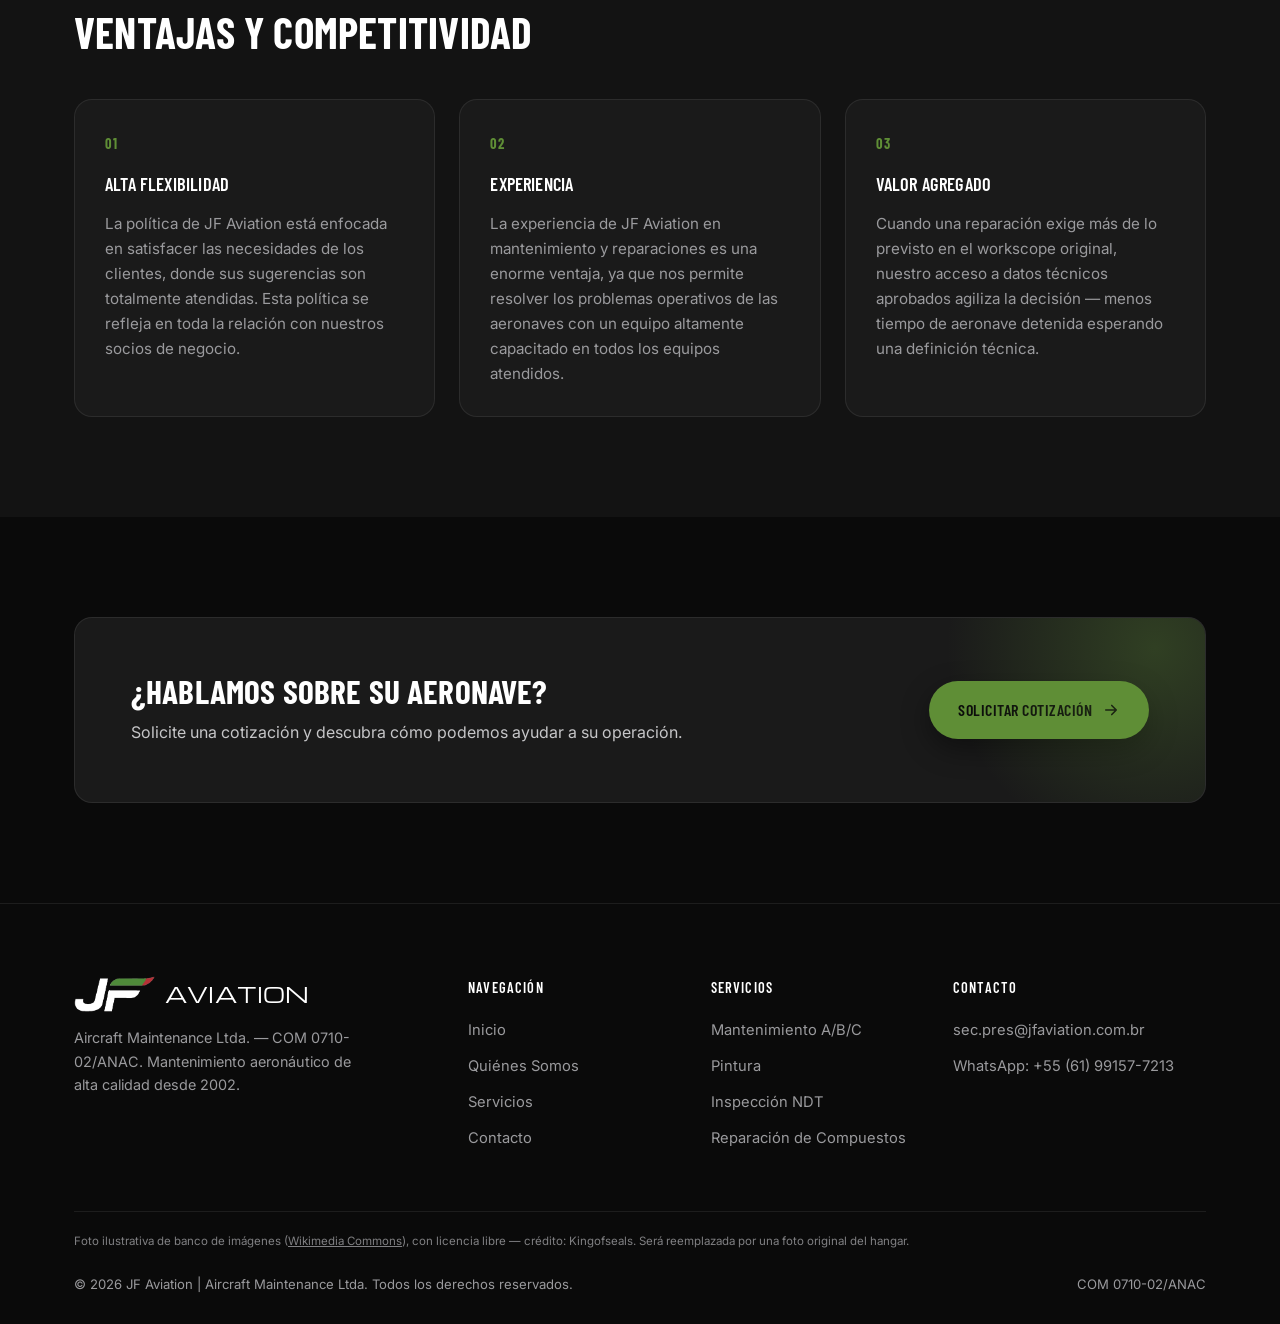
<file: es/quem-somos.html>
<!DOCTYPE html>
<html lang="es">
<head>
<meta charset="UTF-8">
<meta name="viewport" content="width=device-width, initial-scale=1.0">
<title>Quiénes Somos | JF Aviation</title>
<meta name="description" content="Conozca la historia de JF Aviation: más de 20 años de mantenimiento aeronáutico, certificación ANAC RBHA 145 y un equipo dedicado a la satisfacción de los clientes.">
<meta property="og:type" content="website">
<meta property="og:locale" content="es_ES">
<meta property="og:url" content="https://jfaviation.com.br/es/quem-somos.html">
<meta property="og:title" content="Quiénes Somos | JF Aviation">
<meta property="og:description" content="Más de 20 años de mantenimiento aeronáutico, certificación ANAC RBHA 145 y un equipo dedicado a la satisfacción de los clientes.">
<meta property="og:image" content="https://jfaviation.com.br/assets/img/jf-logo-horizontal.png">
<meta name="twitter:card" content="summary_large_image">
<link rel="alternate" hreflang="pt-BR" href="https://jfaviation.com.br/quem-somos.html">
<link rel="alternate" hreflang="en" href="https://jfaviation.com.br/en/quem-somos.html">
<link rel="alternate" hreflang="es" href="https://jfaviation.com.br/es/quem-somos.html">
<link rel="alternate" hreflang="x-default" href="https://jfaviation.com.br/quem-somos.html">
<link rel="icon" type="image/svg+xml" href="../assets/img/favicon.svg">
<link rel="preconnect" href="https://fonts.googleapis.com">
<link rel="preconnect" href="https://fonts.gstatic.com" crossorigin>
<link href="https://fonts.googleapis.com/css2?family=Michroma&family=Barlow+Condensed:wght@500;600;700;800&family=Inter:wght@400;500;600;700&display=swap" rel="stylesheet">
<link rel="stylesheet" href="../assets/css/style.css">
</head>
<body>
<a href="#main" class="skip-link">Saltar al contenido</a>

<header class="site-header">
  <div class="container">
    <a href="index.html" class="brand">
      <img class="mark" src="../assets/img/jf-mark-white.png" alt="JF Aviation">
      <span>AVIATION<small>Aircraft Maintenance</small></span>
    </a>

    <button class="nav-toggle" aria-label="Abrir menú" aria-expanded="false">
      <svg viewBox="0 0 24 24" fill="none" stroke="currentColor" stroke-width="2" stroke-linecap="round"><path d="M4 6h16M4 12h16M4 18h16"/></svg>
    </button>

    <nav class="nav-main" aria-label="Navegación principal">
      <a href="index.html">Inicio</a>
      <a href="quem-somos.html" aria-current="page">Quiénes Somos</a>
      <a href="servicos.html">Servicios</a>
      <a href="servicos.html#frota">Flota Atendida</a>
      <a href="contato.html">Contacto</a>
      <a href="contato.html" class="btn btn-gold nav-mobile-cta">Solicitar Cotización</a>
      <div class="lang-switcher-mobile">
        <a href="../quem-somos.html" aria-label="Português"><svg viewBox="0 0 24 16" width="24" height="16"><rect width="24" height="16" fill="#009B3A"/><polygon points="12,2 22,8 12,14 2,8" fill="#FFDF00"/><circle cx="12" cy="8" r="3.6" fill="#002776"/></svg></a>
        <a href="../en/quem-somos.html" aria-label="English"><svg viewBox="0 0 60 30" width="24" height="16"><clipPath id="s"><path d="M0,0 v30 h60 v-30 z"/></clipPath><clipPath id="t"><path d="M30,15 h30 v15 z v15 h-30 z h-30 v-15 z v-15 h30 z"/></clipPath><g clip-path="url(#s)"><path d="M0,0 v30 h60 v-30 z" fill="#012169"/><path d="M0,0 L60,30 M60,0 L0,30" stroke="#fff" stroke-width="6"/><path d="M0,0 L60,30 M60,0 L0,30" clip-path="url(#t)" stroke="#C8102E" stroke-width="4"/><path d="M30,0 v30 M0,15 h60" stroke="#fff" stroke-width="10"/><path d="M30,0 v30 M0,15 h60" stroke="#C8102E" stroke-width="6"/></g></svg></a>
        <a href="quem-somos.html" class="active" aria-label="Español"><svg viewBox="0 0 750 500" width="24" height="16"><path fill="#c60b1e" d="M0 0h750v500H0z"/><path fill="#ffc400" d="M0 125h750v250H0z"/></svg></a>
      </div>
    </nav>

    <div class="lang-switcher">
      <a href="../quem-somos.html" aria-label="Português"><svg viewBox="0 0 24 16" width="24" height="16"><rect width="24" height="16" fill="#009B3A"/><polygon points="12,2 22,8 12,14 2,8" fill="#FFDF00"/><circle cx="12" cy="8" r="3.6" fill="#002776"/></svg></a>
      <a href="../en/quem-somos.html" aria-label="English"><svg viewBox="0 0 60 30" width="24" height="16"><clipPath id="s"><path d="M0,0 v30 h60 v-30 z"/></clipPath><clipPath id="t"><path d="M30,15 h30 v15 z v15 h-30 z h-30 v-15 z v-15 h30 z"/></clipPath><g clip-path="url(#s)"><path d="M0,0 v30 h60 v-30 z" fill="#012169"/><path d="M0,0 L60,30 M60,0 L0,30" stroke="#fff" stroke-width="6"/><path d="M0,0 L60,30 M60,0 L0,30" clip-path="url(#t)" stroke="#C8102E" stroke-width="4"/><path d="M30,0 v30 M0,15 h60" stroke="#fff" stroke-width="10"/><path d="M30,0 v30 M0,15 h60" stroke="#C8102E" stroke-width="6"/></g></svg></a>
      <a href="quem-somos.html" class="active" aria-label="Español"><svg viewBox="0 0 750 500" width="24" height="16"><path fill="#c60b1e" d="M0 0h750v500H0z"/><path fill="#ffc400" d="M0 125h750v250H0z"/></svg></a>
    </div>

    <div class="nav-cta">
      <a href="contato.html" class="btn btn-gold btn-sm">Solicitar Cotización</a>
    </div>
  </div>
</header>

<main id="main">

  <section class="page-header">
    <div class="page-header-photo-team" aria-hidden="true"></div>
    <div class="container">
      <span class="eyebrow">Quiénes somos</span>
      <h1 style="margin-top:16px;">Más de 20 años cuidando la seguridad en vuelo.</h1>
      <div class="breadcrumb">
        <a href="index.html">Inicio</a> / <span>Quiénes Somos</span>
      </div>
    </div>
  </section>

  <!-- HISTORIA -->
  <section class="section">
    <div class="container two-col">
      <div>
        <span class="eyebrow">Historia</span>
        <h2 style="margin-top:16px;">Una trayectoria construida con técnica y confianza</h2>
        <p class="lead" style="margin-top:18px;">JF Aviation es una empresa de mantenimiento y reparaciones estructurales aprobada por la ANAC bajo el RBHA 145, con personal experimentado y dedicado para realizar mantenimiento de alta calidad en las aeronaves.</p>
        <p style="margin-top:16px; color:var(--gray-600);">En nuestro hangar, dentro del Aeropuerto Internacional de Brasília, contamos con plena capacidad técnica y herramental especial de apoyo para realizar servicios de mantenimiento en equipos como el B727, B737, B767, B777, ERJ175, ATR42, ATR72, EMB120, DC10, A300, A318, A319, A320 y F100. Mantenemos además un gran stock de artículos consumibles para ser más ágiles y eficientes.</p>
      </div>
      <div class="timeline">
        <div class="timeline-item">
          <span class="timeline-year">2002</span>
          <h3>Inicio de las actividades</h3>
          <p>En mayo de 2002, JF Aviation inició sus actividades en la prestación de servicios de mantenimiento aeronáutico.</p>
        </div>
        <div class="timeline-item">
          <span class="timeline-year">2005</span>
          <h3>Base propia</h3>
          <p>La empresa adquiere su propia base operativa, ampliando su capacidad de atención.</p>
        </div>
        <div class="timeline-item">
          <span class="timeline-year">2007</span>
          <h3>Certificación ANAC estándar C</h3>
          <p>Obtiene la certificación ANAC estándar C, consolidando su compromiso con la calidad y la seguridad.</p>
        </div>
        <div class="timeline-item">
          <span class="timeline-year">2010</span>
          <h3>Expansión técnica</h3>
          <p>Aumenta su plantilla técnica y certifica la inclusión de nuevos servicios en su adenda.</p>
        </div>
        <div class="timeline-item">
          <span class="timeline-year">Hoy</span>
          <h3>Hangar en Brasília</h3>
          <p>Seguimos con la certificación ANAC RBHA 145 activa, atendiendo una amplia flota comercial desde nuestro hangar en el Aeropuerto Internacional de Brasília.</p>
        </div>
      </div>
    </div>
  </section>

  <!-- DIFERENCIALES -->
  <section class="section section-alt">
    <div class="container">
      <div class="section-head">
        <span class="eyebrow">Diferenciales</span>
        <h2 style="margin-top:16px;">Ventajas y competitividad</h2>
      </div>
      <div class="diff-grid">
        <div class="diff-card">
          <span class="diff-num">01</span>
          <h3>Alta flexibilidad</h3>
          <p>La política de JF Aviation está enfocada en satisfacer las necesidades de los clientes, donde sus sugerencias son totalmente atendidas. Esta política se refleja en toda la relación con nuestros socios de negocio.</p>
        </div>
        <div class="diff-card">
          <span class="diff-num">02</span>
          <h3>Experiencia</h3>
          <p>La experiencia de JF Aviation en mantenimiento y reparaciones es una enorme ventaja, ya que nos permite resolver los problemas operativos de las aeronaves con un equipo altamente capacitado en todos los equipos atendidos.</p>
        </div>
        <div class="diff-card">
          <span class="diff-num">03</span>
          <h3>Valor agregado</h3>
          <p>Cuando una reparación exige más de lo previsto en el workscope original, nuestro acceso a datos técnicos aprobados agiliza la decisión — menos tiempo de aeronave detenida esperando una definición técnica.</p>
        </div>
      </div>
    </div>
  </section>


  <!-- CTA -->
  <section class="section">
    <div class="container">
      <div class="cta-banner">
        <div>
          <h2>¿Hablamos sobre su aeronave?</h2>
          <p>Solicite una cotización y descubra cómo podemos ayudar a su operación.</p>
        </div>
        <a href="contato.html" class="btn btn-gold">
          Solicitar Cotización
          <svg viewBox="0 0 24 24" fill="none" stroke="currentColor" stroke-width="2.2" stroke-linecap="round" stroke-linejoin="round"><path d="M5 12h14M13 6l6 6-6 6"/></svg>
        </a>
      </div>
    </div>
  </section>

</main>

<footer class="site-footer">
  <div class="container">
    <div class="footer-grid">
      <div class="footer-brand">
        <span class="brand">
          <img class="mark" src="../assets/img/jf-mark-white.png" alt="JF Aviation">
          <span>AVIATION</span>
        </span>
        <p>Aircraft Maintenance Ltda. — COM 0710-02/ANAC. Mantenimiento aeronáutico de alta calidad desde 2002.</p>
      </div>
      <div class="footer-col">
        <h4>Navegación</h4>
        <ul>
          <li><a href="index.html">Inicio</a></li>
          <li><a href="quem-somos.html">Quiénes Somos</a></li>
          <li><a href="servicos.html">Servicios</a></li>
          <li><a href="contato.html">Contacto</a></li>
        </ul>
      </div>
      <div class="footer-col">
        <h4>Servicios</h4>
        <ul>
          <li><a href="servicos.html#manutencao">Mantenimiento A/B/C</a></li>
          <li><a href="servicos.html#pintura">Pintura</a></li>
          <li><a href="servicos.html#ndt">Inspección NDT</a></li>
          <li><a href="servicos.html#compositos">Reparación de Compuestos</a></li>
        </ul>
      </div>
      <div class="footer-col">
        <h4>Contacto</h4>
        <ul>
          <li><a href="mailto:sec.pres@jfaviation.com.br">sec.pres@jfaviation.com.br</a></li>
          <li><a href="https://wa.me/5561991577213" target="_blank" rel="noopener">WhatsApp: +55 (61) 99157-7213</a></li>
        </ul>
      </div>
    </div>
    <p class="photo-credits">Foto ilustrativa de banco de imágenes (<a href="https://commons.wikimedia.org" target="_blank" rel="noopener">Wikimedia Commons</a>), con licencia libre — crédito: Kingofseals. Será reemplazada por una foto original del hangar.</p>
    <div class="footer-bottom">
      <span>© <span data-year>2026</span> JF Aviation | Aircraft Maintenance Ltda. Todos los derechos reservados.</span>
      <span>COM 0710-02/ANAC</span>
    </div>
  </div>
</footer>

<a class="wa-float" href="https://wa.me/5561991577213" target="_blank" rel="noopener" aria-label="Hablar por WhatsApp">
  <svg viewBox="0 0 24 24" fill="currentColor"><path d="M17.5 14.4c-.3-.1-1.7-.8-2-1-.3-.1-.5-.1-.7.1-.2.3-.7 1-.9 1.2-.2.2-.3.2-.6.1-.3-.1-1.2-.5-2.3-1.5-.9-.8-1.4-1.7-1.6-2-.2-.3 0-.5.1-.6.1-.1.3-.3.4-.5.1-.2.2-.3.3-.5.1-.2 0-.4 0-.5C10.1 9 9.6 7.7 9.4 7.2c-.2-.5-.4-.4-.6-.4h-.5c-.2 0-.5.1-.7.3-.3.3-1 1-1 2.4s1 2.8 1.2 3c.1.2 2 3.1 4.9 4.3.7.3 1.2.5 1.6.6.7.2 1.3.2 1.8.1.6-.1 1.7-.7 2-1.4.2-.6.2-1.2.2-1.3-.1-.2-.3-.2-.6-.4z"/><path d="M12 2a10 10 0 00-8.6 15L2 22l5.2-1.4A10 10 0 1012 2zm0 18a8 8 0 01-4.1-1.1l-.3-.2-3 .8.8-2.9-.2-.3A8 8 0 1112 20z"/></svg>
</a>

<script src="../assets/js/main.js"></script>
</body>
</html>
</file>
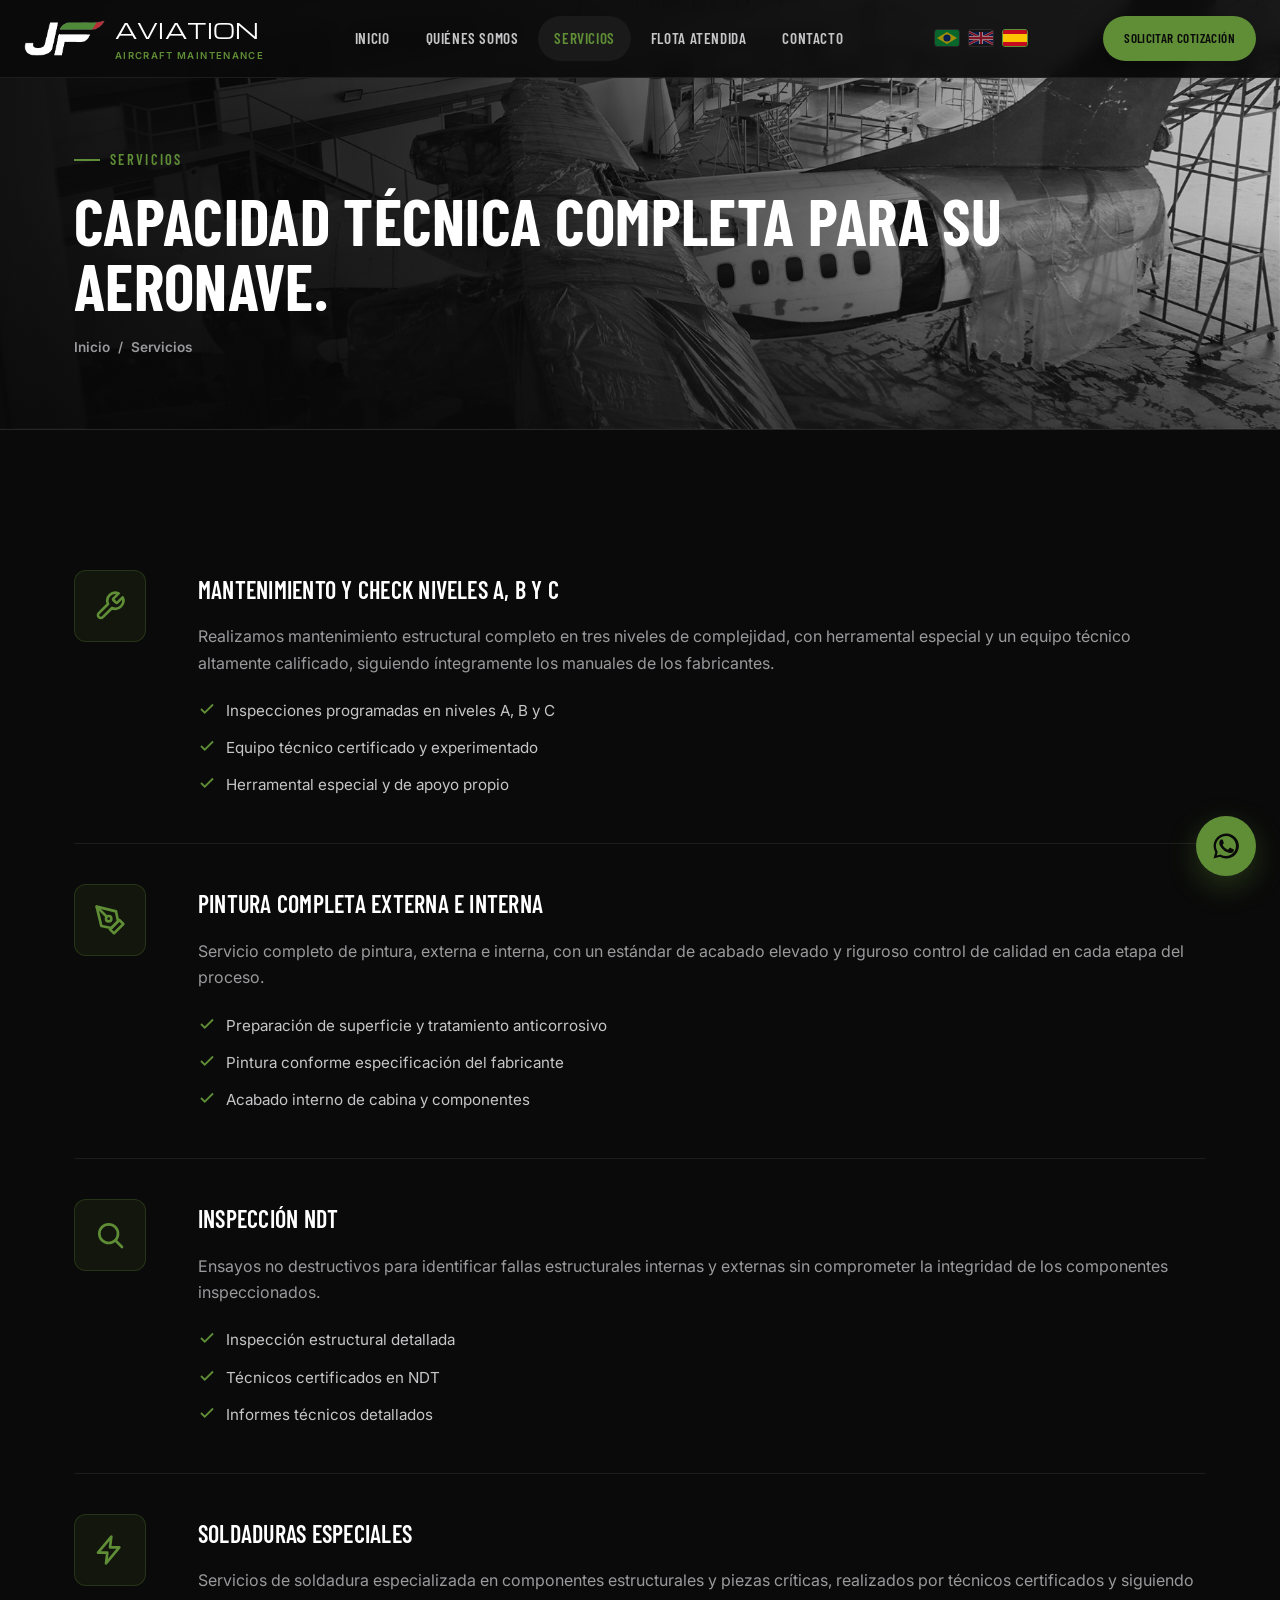
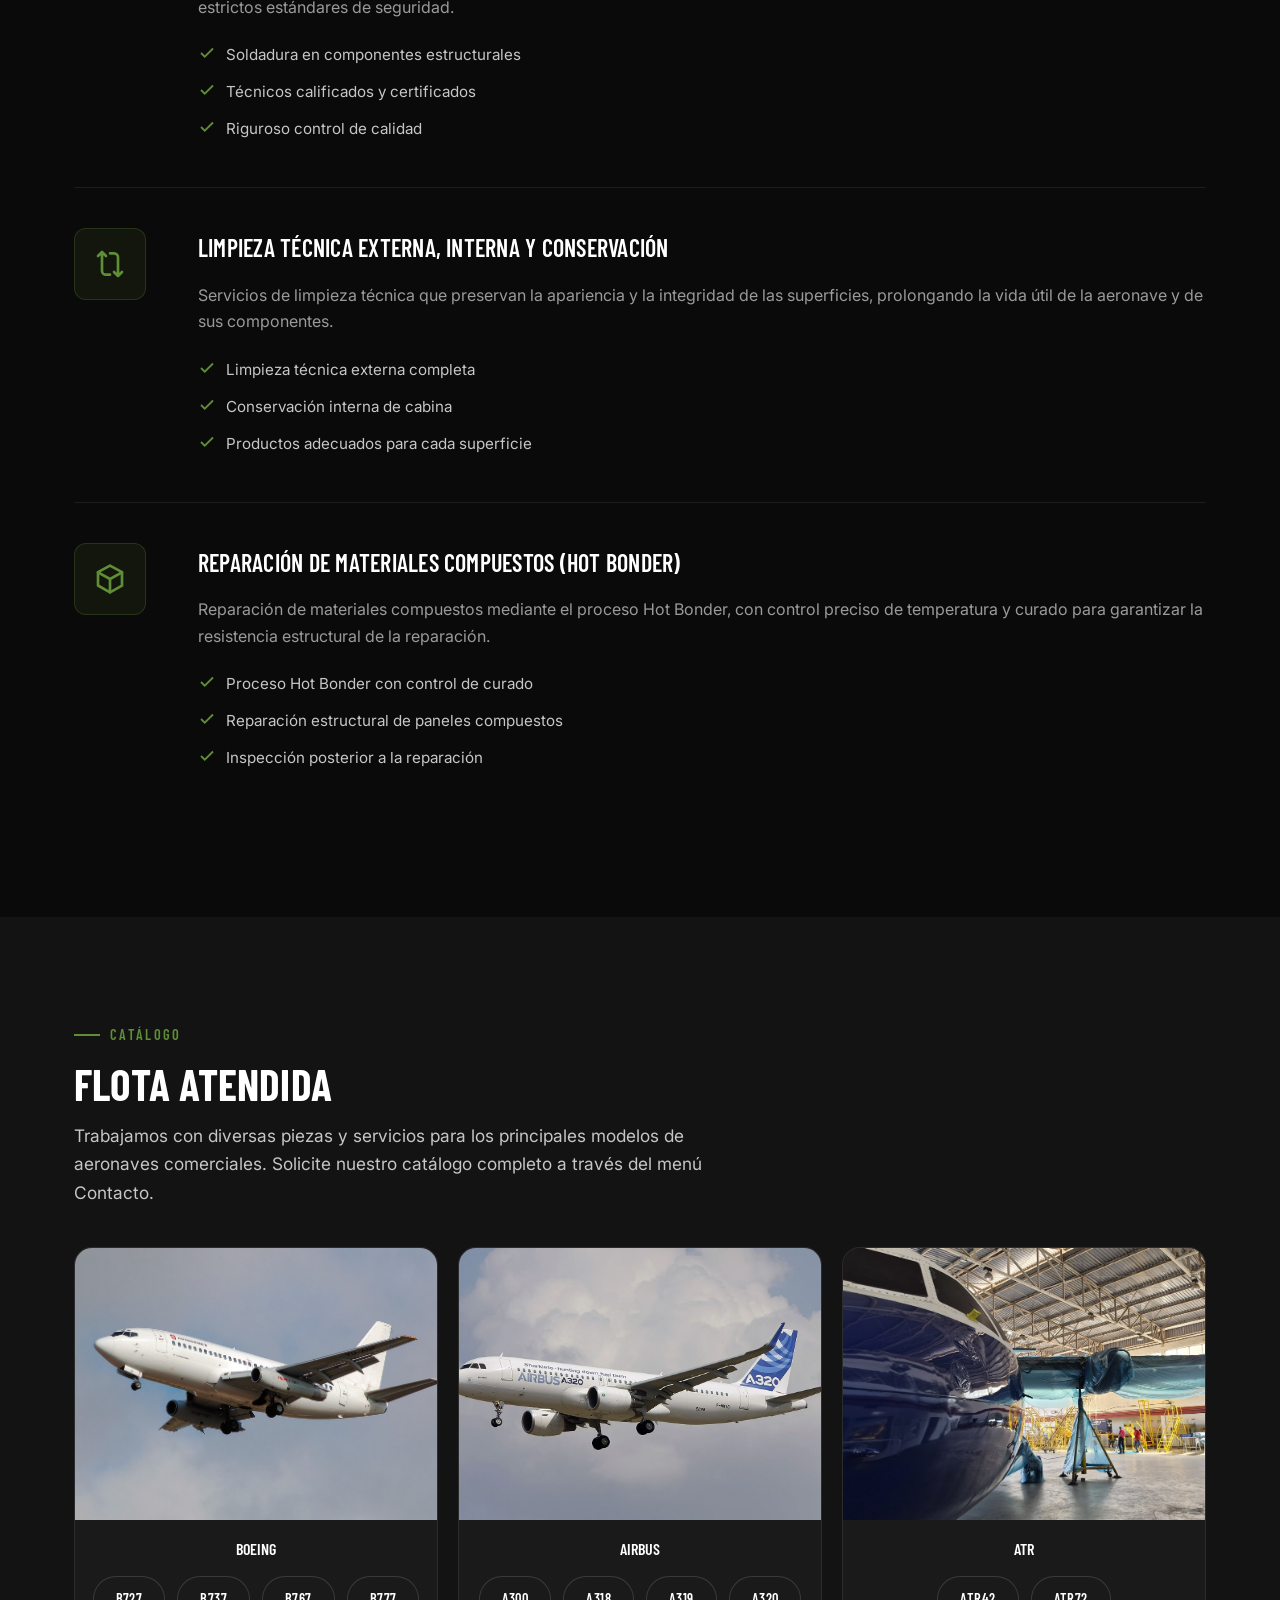
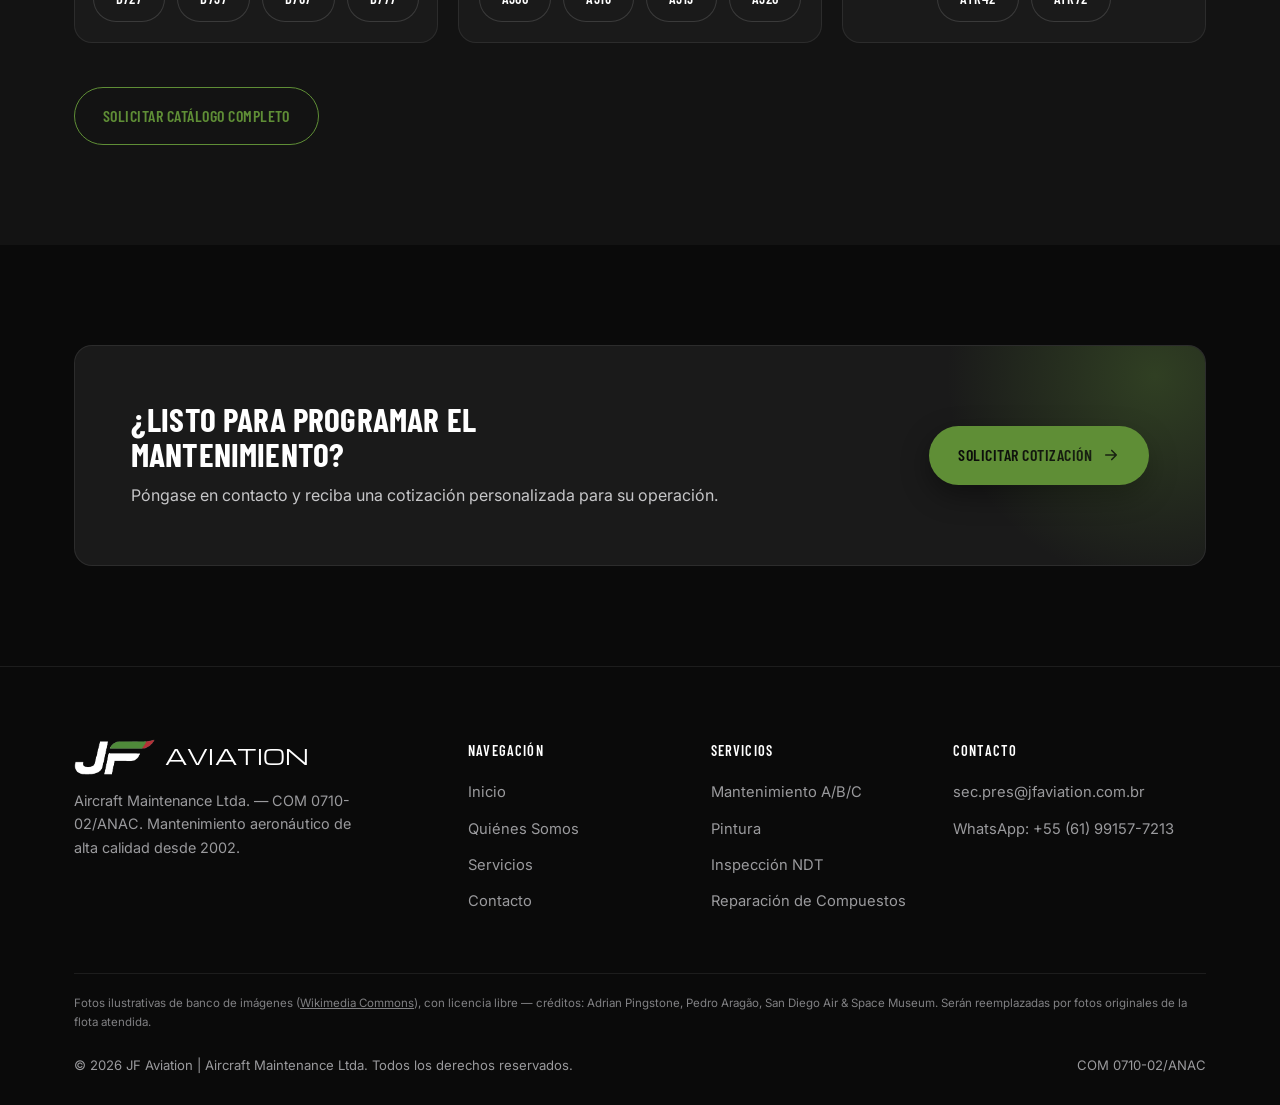
<file: es/servicos.html>
<!DOCTYPE html>
<html lang="es">
<head>
<meta charset="UTF-8">
<meta name="viewport" content="width=device-width, initial-scale=1.0">
<title>Nuestros Servicios | JF Aviation</title>
<meta name="description" content="Mantenimiento y check A/B/C, pintura completa, inspección NDT, soldaduras especiales, limpieza técnica y reparación de compuestos. Conozca la flota atendida por JF Aviation.">
<meta property="og:type" content="website">
<meta property="og:locale" content="es_ES">
<meta property="og:url" content="https://jfaviation.com.br/es/servicos.html">
<meta property="og:title" content="Nuestros Servicios | JF Aviation">
<meta property="og:description" content="Mantenimiento y check A/B/C, pintura completa, inspección NDT, soldaduras especiales, limpieza técnica y reparación de compuestos. Conozca la flota atendida por JF Aviation.">
<meta property="og:image" content="https://jfaviation.com.br/assets/img/jf-logo-horizontal.png">
<meta name="twitter:card" content="summary_large_image">
<link rel="alternate" hreflang="pt-BR" href="https://jfaviation.com.br/servicos.html">
<link rel="alternate" hreflang="en" href="https://jfaviation.com.br/en/servicos.html">
<link rel="alternate" hreflang="es" href="https://jfaviation.com.br/es/servicos.html">
<link rel="alternate" hreflang="x-default" href="https://jfaviation.com.br/servicos.html">
<link rel="icon" type="image/svg+xml" href="../assets/img/favicon.svg">
<link rel="preconnect" href="https://fonts.googleapis.com">
<link rel="preconnect" href="https://fonts.gstatic.com" crossorigin>
<link href="https://fonts.googleapis.com/css2?family=Michroma&family=Barlow+Condensed:wght@500;600;700;800&family=Inter:wght@400;500;600;700&display=swap" rel="stylesheet">
<link rel="stylesheet" href="../assets/css/style.css">
</head>
<body>
<a href="#main" class="skip-link">Saltar al contenido</a>

<header class="site-header">
  <div class="container">
    <a href="index.html" class="brand">
      <img class="mark" src="../assets/img/jf-mark-white.png" alt="JF Aviation">
      <span>AVIATION<small>Aircraft Maintenance</small></span>
    </a>

    <button class="nav-toggle" aria-label="Abrir menú" aria-expanded="false">
      <svg viewBox="0 0 24 24" fill="none" stroke="currentColor" stroke-width="2" stroke-linecap="round"><path d="M4 6h16M4 12h16M4 18h16"/></svg>
    </button>

    <nav class="nav-main" aria-label="Navegación principal">
      <a href="index.html">Inicio</a>
      <a href="quem-somos.html">Quiénes Somos</a>
      <a href="servicos.html" aria-current="page">Servicios</a>
      <a href="servicos.html#frota">Flota Atendida</a>
      <a href="contato.html">Contacto</a>
      <a href="contato.html" class="btn btn-gold nav-mobile-cta">Solicitar Cotización</a>
      <div class="lang-switcher-mobile">
        <a href="../servicos.html" aria-label="Português"><svg viewBox="0 0 24 16" width="24" height="16"><rect width="24" height="16" fill="#009B3A"/><polygon points="12,2 22,8 12,14 2,8" fill="#FFDF00"/><circle cx="12" cy="8" r="3.6" fill="#002776"/></svg></a>
        <a href="../en/servicos.html" aria-label="English"><svg viewBox="0 0 60 30" width="24" height="16"><clipPath id="s"><path d="M0,0 v30 h60 v-30 z"/></clipPath><clipPath id="t"><path d="M30,15 h30 v15 z v15 h-30 z h-30 v-15 z v-15 h30 z"/></clipPath><g clip-path="url(#s)"><path d="M0,0 v30 h60 v-30 z" fill="#012169"/><path d="M0,0 L60,30 M60,0 L0,30" stroke="#fff" stroke-width="6"/><path d="M0,0 L60,30 M60,0 L0,30" clip-path="url(#t)" stroke="#C8102E" stroke-width="4"/><path d="M30,0 v30 M0,15 h60" stroke="#fff" stroke-width="10"/><path d="M30,0 v30 M0,15 h60" stroke="#C8102E" stroke-width="6"/></g></svg></a>
        <a href="servicos.html" class="active" aria-label="Español"><svg viewBox="0 0 750 500" width="24" height="16"><path fill="#c60b1e" d="M0 0h750v500H0z"/><path fill="#ffc400" d="M0 125h750v250H0z"/></svg></a>
      </div>
    </nav>

    <div class="lang-switcher">
      <a href="../servicos.html" aria-label="Português"><svg viewBox="0 0 24 16" width="24" height="16"><rect width="24" height="16" fill="#009B3A"/><polygon points="12,2 22,8 12,14 2,8" fill="#FFDF00"/><circle cx="12" cy="8" r="3.6" fill="#002776"/></svg></a>
      <a href="../en/servicos.html" aria-label="English"><svg viewBox="0 0 60 30" width="24" height="16"><clipPath id="s"><path d="M0,0 v30 h60 v-30 z"/></clipPath><clipPath id="t"><path d="M30,15 h30 v15 z v15 h-30 z h-30 v-15 z v-15 h30 z"/></clipPath><g clip-path="url(#s)"><path d="M0,0 v30 h60 v-30 z" fill="#012169"/><path d="M0,0 L60,30 M60,0 L0,30" stroke="#fff" stroke-width="6"/><path d="M0,0 L60,30 M60,0 L0,30" clip-path="url(#t)" stroke="#C8102E" stroke-width="4"/><path d="M30,0 v30 M0,15 h60" stroke="#fff" stroke-width="10"/><path d="M30,0 v30 M0,15 h60" stroke="#C8102E" stroke-width="6"/></g></svg></a>
      <a href="servicos.html" class="active" aria-label="Español"><svg viewBox="0 0 750 500" width="24" height="16"><path fill="#c60b1e" d="M0 0h750v500H0z"/><path fill="#ffc400" d="M0 125h750v250H0z"/></svg></a>
    </div>

    <div class="nav-cta">
      <a href="contato.html" class="btn btn-gold btn-sm">Solicitar Cotización</a>
    </div>
  </div>
</header>

<main id="main">

  <section class="page-header">
    <div class="page-header-photo" aria-hidden="true"></div>
    <div class="container">
      <span class="eyebrow">Servicios</span>
      <h1 style="margin-top:16px;">Capacidad técnica completa para su aeronave.</h1>
      <div class="breadcrumb">
        <a href="index.html">Inicio</a> / <span>Servicios</span>
      </div>
    </div>
  </section>

  <section class="section">
    <div class="container">
      <div class="service-detail" id="manutencao">
        <div class="service-icon">
          <svg viewBox="0 0 24 24" fill="none" stroke="currentColor" stroke-width="2" stroke-linecap="round" stroke-linejoin="round"><path d="M14.7 6.3a1 1 0 000 1.4l1.6 1.6a1 1 0 001.4 0l3.77-3.77a6 6 0 01-7.94 7.94l-6.91 6.91a2.12 2.12 0 01-3-3l6.91-6.91a6 6 0 017.94-7.94l-3.76 3.76z"/></svg>
        </div>
        <div>
          <h3>Mantenimiento y Check Niveles A, B y C</h3>
          <p>Realizamos mantenimiento estructural completo en tres niveles de complejidad, con herramental especial y un equipo técnico altamente calificado, siguiendo íntegramente los manuales de los fabricantes.</p>
          <ul>
            <li><svg viewBox="0 0 24 24" fill="none" stroke="currentColor" stroke-width="2.4"><path d="M20 6L9 17l-5-5"/></svg> Inspecciones programadas en niveles A, B y C</li>
            <li><svg viewBox="0 0 24 24" fill="none" stroke="currentColor" stroke-width="2.4"><path d="M20 6L9 17l-5-5"/></svg> Equipo técnico certificado y experimentado</li>
            <li><svg viewBox="0 0 24 24" fill="none" stroke="currentColor" stroke-width="2.4"><path d="M20 6L9 17l-5-5"/></svg> Herramental especial y de apoyo propio</li>
          </ul>
        </div>
      </div>

      <div class="service-detail" id="pintura">
        <div class="service-icon">
          <svg viewBox="0 0 24 24" fill="none" stroke="currentColor" stroke-width="2" stroke-linecap="round" stroke-linejoin="round"><path d="M12 19l7-7 3 3-7 7-3-3z"/><path d="M18 13l-1.5-7.5L2 2l3.5 14.5L13 18l5-5z"/><path d="M2 2l7.586 7.586"/><circle cx="11" cy="11" r="2"/></svg>
        </div>
        <div>
          <h3>Pintura Completa Externa e Interna</h3>
          <p>Servicio completo de pintura, externa e interna, con un estándar de acabado elevado y riguroso control de calidad en cada etapa del proceso.</p>
          <ul>
            <li><svg viewBox="0 0 24 24" fill="none" stroke="currentColor" stroke-width="2.4"><path d="M20 6L9 17l-5-5"/></svg> Preparación de superficie y tratamiento anticorrosivo</li>
            <li><svg viewBox="0 0 24 24" fill="none" stroke="currentColor" stroke-width="2.4"><path d="M20 6L9 17l-5-5"/></svg> Pintura conforme especificación del fabricante</li>
            <li><svg viewBox="0 0 24 24" fill="none" stroke="currentColor" stroke-width="2.4"><path d="M20 6L9 17l-5-5"/></svg> Acabado interno de cabina y componentes</li>
          </ul>
        </div>
      </div>

      <div class="service-detail" id="ndt">
        <div class="service-icon">
          <svg viewBox="0 0 24 24" fill="none" stroke="currentColor" stroke-width="2" stroke-linecap="round" stroke-linejoin="round"><circle cx="11" cy="11" r="7"/><path d="M21 21l-4.3-4.3"/></svg>
        </div>
        <div>
          <h3>Inspección NDT</h3>
          <p>Ensayos no destructivos para identificar fallas estructurales internas y externas sin comprometer la integridad de los componentes inspeccionados.</p>
          <ul>
            <li><svg viewBox="0 0 24 24" fill="none" stroke="currentColor" stroke-width="2.4"><path d="M20 6L9 17l-5-5"/></svg> Inspección estructural detallada</li>
            <li><svg viewBox="0 0 24 24" fill="none" stroke="currentColor" stroke-width="2.4"><path d="M20 6L9 17l-5-5"/></svg> Técnicos certificados en NDT</li>
            <li><svg viewBox="0 0 24 24" fill="none" stroke="currentColor" stroke-width="2.4"><path d="M20 6L9 17l-5-5"/></svg> Informes técnicos detallados</li>
          </ul>
        </div>
      </div>

      <div class="service-detail" id="soldas">
        <div class="service-icon">
          <svg viewBox="0 0 24 24" fill="none" stroke="currentColor" stroke-width="2" stroke-linecap="round" stroke-linejoin="round"><path d="M13 2L3 14h7l-1 8 10-12h-7l1-8z"/></svg>
        </div>
        <div>
          <h3>Soldaduras Especiales</h3>
          <p>Servicios de soldadura especializada en componentes estructurales y piezas críticas, realizados por técnicos certificados y siguiendo estrictos estándares de seguridad.</p>
          <ul>
            <li><svg viewBox="0 0 24 24" fill="none" stroke="currentColor" stroke-width="2.4"><path d="M20 6L9 17l-5-5"/></svg> Soldadura en componentes estructurales</li>
            <li><svg viewBox="0 0 24 24" fill="none" stroke="currentColor" stroke-width="2.4"><path d="M20 6L9 17l-5-5"/></svg> Técnicos calificados y certificados</li>
            <li><svg viewBox="0 0 24 24" fill="none" stroke="currentColor" stroke-width="2.4"><path d="M20 6L9 17l-5-5"/></svg> Riguroso control de calidad</li>
          </ul>
        </div>
      </div>

      <div class="service-detail" id="limpeza">
        <div class="service-icon">
          <svg viewBox="0 0 24 24" fill="none" stroke="currentColor" stroke-width="2" stroke-linecap="round" stroke-linejoin="round"><path d="M3 6l3-3 3 3M6 3v14a3 3 0 003 3h3"/><path d="M21 18l-3 3-3-3M18 21V7a3 3 0 00-3-3h-3"/></svg>
        </div>
        <div>
          <h3>Limpieza Técnica Externa, Interna y Conservación</h3>
          <p>Servicios de limpieza técnica que preservan la apariencia y la integridad de las superficies, prolongando la vida útil de la aeronave y de sus componentes.</p>
          <ul>
            <li><svg viewBox="0 0 24 24" fill="none" stroke="currentColor" stroke-width="2.4"><path d="M20 6L9 17l-5-5"/></svg> Limpieza técnica externa completa</li>
            <li><svg viewBox="0 0 24 24" fill="none" stroke="currentColor" stroke-width="2.4"><path d="M20 6L9 17l-5-5"/></svg> Conservación interna de cabina</li>
            <li><svg viewBox="0 0 24 24" fill="none" stroke="currentColor" stroke-width="2.4"><path d="M20 6L9 17l-5-5"/></svg> Productos adecuados para cada superficie</li>
          </ul>
        </div>
      </div>

      <div class="service-detail" id="compositos">
        <div class="service-icon">
          <svg viewBox="0 0 24 24" fill="none" stroke="currentColor" stroke-width="2" stroke-linecap="round" stroke-linejoin="round"><path d="M12 2l9 4.9V17L12 22l-9-5.1V6.9L12 2z"/><path d="M3 7l9 5 9-5M12 12v10"/></svg>
        </div>
        <div>
          <h3>Reparación de Materiales Compuestos (Hot Bonder)</h3>
          <p>Reparación de materiales compuestos mediante el proceso Hot Bonder, con control preciso de temperatura y curado para garantizar la resistencia estructural de la reparación.</p>
          <ul>
            <li><svg viewBox="0 0 24 24" fill="none" stroke="currentColor" stroke-width="2.4"><path d="M20 6L9 17l-5-5"/></svg> Proceso Hot Bonder con control de curado</li>
            <li><svg viewBox="0 0 24 24" fill="none" stroke="currentColor" stroke-width="2.4"><path d="M20 6L9 17l-5-5"/></svg> Reparación estructural de paneles compuestos</li>
            <li><svg viewBox="0 0 24 24" fill="none" stroke="currentColor" stroke-width="2.4"><path d="M20 6L9 17l-5-5"/></svg> Inspección posterior a la reparación</li>
          </ul>
        </div>
      </div>
    </div>
  </section>

  <!-- FLOTA ATENDIDA -->
  <section class="section section-alt fleet-strip" id="frota">
    <div class="container">
      <span class="eyebrow">Catálogo</span>
      <h2 style="margin-top:16px;">Flota atendida</h2>
      <p class="lead" style="margin-top:14px;">Trabajamos con diversas piezas y servicios para los principales modelos de aeronaves comerciales. Solicite nuestro catálogo completo a través del menú Contacto.</p>

      <!-- Fotos de banco de imágenes (Wikimedia Commons, licencia libre) — reemplazar por fotos originales cuando estén disponibles -->
      <div class="fleet-photo-grid">
        <div class="fleet-photo-card">
          <div class="fleet-photo">
            <img src="../assets/img/photos/jf-fleet-boeing.jpg" alt="Aeronave Boeing 737 despegando" loading="lazy">
          </div>
          <h3>Boeing</h3>
          <div class="fleet-chips">
            <span class="fleet-chip">B727</span>
            <span class="fleet-chip">B737</span>
            <span class="fleet-chip">B767</span>
            <span class="fleet-chip">B777</span>
          </div>
        </div>
        <div class="fleet-photo-card">
          <div class="fleet-photo">
            <img src="../assets/img/photos/jf-fleet-airbus.jpg" alt="Aeronave Airbus A320 aterrizando" loading="lazy">
          </div>
          <h3>Airbus</h3>
          <div class="fleet-chips">
            <span class="fleet-chip">A300</span>
            <span class="fleet-chip">A318</span>
            <span class="fleet-chip">A319</span>
            <span class="fleet-chip">A320</span>
          </div>
        </div>
        <div class="fleet-photo-card">
          <div class="fleet-photo">
            <img src="../assets/img/photos/jf-real-atr-pintado.jpg" alt="Aeronave ATR recién pintada en el hangar de JF Aviation" loading="lazy">
          </div>
          <h3>ATR</h3>
          <div class="fleet-chips">
            <span class="fleet-chip">ATR42</span>
            <span class="fleet-chip">ATR72</span>
          </div>
        </div>
      </div>

      <a href="contato.html" class="btn btn-outline-dark" style="margin-top:44px;">Solicitar catálogo completo</a>
    </div>
  </section>

  <!-- CTA -->
  <section class="section">
    <div class="container">
      <div class="cta-banner">
        <div>
          <h2>¿Listo para programar el mantenimiento?</h2>
          <p>Póngase en contacto y reciba una cotización personalizada para su operación.</p>
        </div>
        <a href="contato.html" class="btn btn-gold">
          Solicitar Cotización
          <svg viewBox="0 0 24 24" fill="none" stroke="currentColor" stroke-width="2.2" stroke-linecap="round" stroke-linejoin="round"><path d="M5 12h14M13 6l6 6-6 6"/></svg>
        </a>
      </div>
    </div>
  </section>

</main>

<footer class="site-footer">
  <div class="container">
    <div class="footer-grid">
      <div class="footer-brand">
        <span class="brand">
          <img class="mark" src="../assets/img/jf-mark-white.png" alt="JF Aviation">
          <span>AVIATION</span>
        </span>
        <p>Aircraft Maintenance Ltda. — COM 0710-02/ANAC. Mantenimiento aeronáutico de alta calidad desde 2002.</p>
      </div>
      <div class="footer-col">
        <h4>Navegación</h4>
        <ul>
          <li><a href="index.html">Inicio</a></li>
          <li><a href="quem-somos.html">Quiénes Somos</a></li>
          <li><a href="servicos.html">Servicios</a></li>
          <li><a href="contato.html">Contacto</a></li>
        </ul>
      </div>
      <div class="footer-col">
        <h4>Servicios</h4>
        <ul>
          <li><a href="servicos.html#manutencao">Mantenimiento A/B/C</a></li>
          <li><a href="servicos.html#pintura">Pintura</a></li>
          <li><a href="servicos.html#ndt">Inspección NDT</a></li>
          <li><a href="servicos.html#compositos">Reparación de Compuestos</a></li>
        </ul>
      </div>
      <div class="footer-col">
        <h4>Contacto</h4>
        <ul>
          <li><a href="mailto:sec.pres@jfaviation.com.br">sec.pres@jfaviation.com.br</a></li>
          <li><a href="https://wa.me/5561991577213" target="_blank" rel="noopener">WhatsApp: +55 (61) 99157-7213</a></li>
        </ul>
      </div>
    </div>
    <p class="photo-credits">Fotos ilustrativas de banco de imágenes (<a href="https://commons.wikimedia.org" target="_blank" rel="noopener">Wikimedia Commons</a>), con licencia libre — créditos: Adrian Pingstone, Pedro Aragão, San Diego Air &amp; Space Museum. Serán reemplazadas por fotos originales de la flota atendida.</p>
    <div class="footer-bottom">
      <span>© <span data-year>2026</span> JF Aviation | Aircraft Maintenance Ltda. Todos los derechos reservados.</span>
      <span>COM 0710-02/ANAC</span>
    </div>
  </div>
</footer>

<a class="wa-float" href="https://wa.me/5561991577213" target="_blank" rel="noopener" aria-label="Hablar por WhatsApp">
  <svg viewBox="0 0 24 24" fill="currentColor"><path d="M17.5 14.4c-.3-.1-1.7-.8-2-1-.3-.1-.5-.1-.7.1-.2.3-.7 1-.9 1.2-.2.2-.3.2-.6.1-.3-.1-1.2-.5-2.3-1.5-.9-.8-1.4-1.7-1.6-2-.2-.3 0-.5.1-.6.1-.1.3-.3.4-.5.1-.2.2-.3.3-.5.1-.2 0-.4 0-.5C10.1 9 9.6 7.7 9.4 7.2c-.2-.5-.4-.4-.6-.4h-.5c-.2 0-.5.1-.7.3-.3.3-1 1-1 2.4s1 2.8 1.2 3c.1.2 2 3.1 4.9 4.3.7.3 1.2.5 1.6.6.7.2 1.3.2 1.8.1.6-.1 1.7-.7 2-1.4.2-.6.2-1.2.2-1.3-.1-.2-.3-.2-.6-.4z"/><path d="M12 2a10 10 0 00-8.6 15L2 22l5.2-1.4A10 10 0 1012 2zm0 18a8 8 0 01-4.1-1.1l-.3-.2-3 .8.8-2.9-.2-.3A8 8 0 1112 20z"/></svg>
</a>

<script src="../assets/js/main.js"></script>
</body>
</html>
</file>
<file: assets/css/style.css>
/* ============================================
   JF Aviation — Design System (Premium Dark)
   ============================================ */

:root {
  /* Cores base */
  --bg-0: #0a0a0a;
  --bg-1: #131313;
  --bg-2: #1a1a1a;
  --bg-2-hover: #202020;
  --border-dark: rgba(255, 255, 255, 0.08);
  --border-dark-strong: rgba(255, 255, 255, 0.14);

  /* Verde de destaque (paleta oficial JF Aviation) */
  --green-300: #a8c98a;
  --green-400: #74a83f;
  --green-500: #5f8e36;
  --green-600: #4a7129;
  --green-glow: rgba(95, 142, 54, 0.32);

  /* Cores complementares da marca */
  --red-500: #a3172c;
  --graphite: #333333;

  /* Seções claras */
  --paper: #f2f0ec;
  --paper-ink: #1c1c1c;
  --paper-muted: #5c5b57;

  /* Texto */
  --white: #ffffff;
  --gray-100: #ececed;
  --gray-300: #c6c6c8;
  --gray-500: #9a9a9d;
  --gray-600: #808083;

  /* Tipografia */
  --font-base: "Inter", -apple-system, BlinkMacSystemFont, "Segoe UI", Roboto, "Helvetica Neue", Arial, sans-serif;
  --font-display: "Barlow Condensed", var(--font-base);
  --font-menu: "Michroma", var(--font-base);

  /* Espaçamento */
  --container-w: 1180px;
  --radius-sm: 6px;
  --radius-md: 12px;
  --radius-lg: 18px;
  --shadow-sm: 0 2px 10px rgba(0, 0, 0, 0.3);
  --shadow-md: 0 10px 28px rgba(0, 0, 0, 0.4);
  --shadow-lg: 0 24px 56px rgba(0, 0, 0, 0.5);
  --shadow-glow: 0 10px 30px var(--green-glow);

  --header-h: 78px;
}

/* ---------- Reset ---------- */
*, *::before, *::after { box-sizing: border-box; }
html { scroll-behavior: smooth; }
body {
  margin: 0;
  font-family: var(--font-base);
  color: var(--gray-300);
  background: var(--bg-0);
  line-height: 1.65;
  -webkit-font-smoothing: antialiased;
}
img { max-width: 100%; display: block; }
a { color: inherit; text-decoration: none; touch-action: manipulation; }
ul { margin: 0; padding: 0; list-style: none; }
h1, h2, h3, h4, p { margin: 0; }
button { font: inherit; cursor: pointer; touch-action: manipulation; }
section { scroll-margin-top: var(--header-h); }
[id] { scroll-margin-top: calc(var(--header-h) + 12px); }

.container {
  width: 100%;
  max-width: var(--container-w);
  margin: 0 auto;
  padding: 0 24px;
}

.visually-hidden {
  position: absolute;
  width: 1px; height: 1px;
  overflow: hidden;
  clip: rect(0 0 0 0);
  white-space: nowrap;
}

.skip-link {
  position: absolute;
  left: 12px;
  top: -60px;
  background: var(--green-500);
  color: #0a0a0a;
  padding: 10px 16px;
  border-radius: var(--radius-sm);
  font-weight: 700;
  z-index: 1000;
  transition: top .2s ease;
}
.skip-link:focus { top: 12px; }

/* ---------- Tipografia ---------- */
.eyebrow {
  display: inline-flex;
  align-items: center;
  gap: 10px;
  font-family: var(--font-display);
  font-size: 0.9rem;
  font-weight: 600;
  letter-spacing: 0.16em;
  text-transform: uppercase;
  color: var(--green-500);
}
.eyebrow::before {
  content: "";
  width: 26px;
  height: 2px;
  background: var(--green-500);
  display: inline-block;
}
h1, .h1 {
  font-family: var(--font-display);
  font-size: clamp(2.4rem, 5vw, 4rem);
  font-weight: 700;
  line-height: 1.02;
  text-transform: uppercase;
  color: var(--white);
  letter-spacing: 0.005em;
}
h2, .h2 {
  font-family: var(--font-display);
  font-size: clamp(1.9rem, 3.4vw, 2.7rem);
  font-weight: 700;
  line-height: 1.05;
  text-transform: uppercase;
  color: var(--white);
  letter-spacing: 0.005em;
}
h3, .h3 {
  font-family: var(--font-display);
  font-size: 1.3rem;
  font-weight: 600;
  text-transform: uppercase;
  letter-spacing: 0.01em;
  color: var(--white);
}
.accent { color: var(--green-500); }
.lead {
  font-size: 1.08rem;
  color: var(--gray-400, var(--gray-300));
  font-weight: 400;
}
.section-head { max-width: 640px; margin-bottom: 44px; }
.section-head.center { margin-left: auto; margin-right: auto; text-align: center; }
.section-head p { margin-top: 14px; }

/* ---------- Botões ---------- */
.btn {
  display: inline-flex;
  align-items: center;
  gap: 10px;
  padding: 15px 28px;
  border-radius: 999px;
  font-family: var(--font-display);
  font-weight: 600;
  font-size: 1rem;
  letter-spacing: 0.03em;
  text-transform: uppercase;
  border: 1.5px solid transparent;
  transition: transform .18s ease, box-shadow .18s ease, background .18s ease, color .18s ease, border-color .18s ease;
  white-space: nowrap;
}
.btn:hover { transform: translateY(-2px); }
.btn-gold {
  background: var(--green-500);
  color: #0a0a0a;
  box-shadow: var(--shadow-md);
}
.btn-gold:hover { background: var(--green-400); box-shadow: var(--shadow-glow); }
.btn-outline {
  background: transparent;
  border-color: var(--border-dark-strong);
  color: var(--white);
}
.btn-outline:hover { border-color: var(--green-500); color: var(--green-500); }
.btn-outline-dark {
  background: transparent;
  border-color: var(--green-500);
  color: var(--green-500);
}
.btn-outline-dark:hover { background: var(--green-500); color: #0a0a0a; }
.btn-sm { padding: 11px 20px; font-size: 0.82rem; }
.btn svg { width: 18px; height: 18px; flex-shrink: 0; }

/* ---------- Header ---------- */
.site-header {
  position: fixed;
  top: 0; left: 0; right: 0;
  height: var(--header-h);
  display: flex;
  align-items: center;
  z-index: 900;
  background: rgba(10, 10, 10, 0.92);
  border-bottom: 1px solid var(--border-dark);
  backdrop-filter: blur(8px);
  transition: box-shadow .25s ease, background .25s ease;
}
.site-header.solid {
  background: rgba(10, 10, 10, 0.98);
  box-shadow: 0 4px 24px rgba(0,0,0,0.4);
}
.site-header .container {
  display: flex;
  align-items: center;
  justify-content: space-between;
  gap: 24px;
  max-width: 1400px;
}
.brand {
  display: flex;
  align-items: center;
  gap: 10px;
  font-family: var(--font-display);
  font-weight: 700;
  font-size: 1.3rem;
  text-transform: uppercase;
  color: var(--white);
  letter-spacing: 0.01em;
  min-width: 0;
  flex-shrink: 1;
  white-space: nowrap;
}
.brand .mark { height: 36px; width: auto; flex-shrink: 0; }
.brand span { font-family: var(--font-menu); font-weight: 400; }
.brand small {
  display: block;
  font-family: var(--font-base);
  font-size: 0.6rem;
  font-weight: 600;
  letter-spacing: 0.14em;
  text-transform: uppercase;
  color: var(--green-500);
  white-space: nowrap;
}

.nav-main {
  display: flex;
  align-items: center;
  gap: 4px;
}
.nav-main a {
  padding: 10px 16px;
  border-radius: 999px;
  white-space: nowrap;
  font-family: var(--font-display);
  font-weight: 600;
  font-size: 0.95rem;
  letter-spacing: 0.04em;
  text-transform: uppercase;
  color: var(--gray-300);
  transition: background .18s ease, color .18s ease;
}
.nav-main a:hover, .nav-main a[aria-current="page"] {
  background: var(--bg-2);
  color: var(--green-500);
}
.nav-cta { display: flex; align-items: center; gap: 14px; }
.nav-mobile-cta { display: none; }

.lang-switcher { display: flex; align-items: center; gap: 8px; }
.lang-switcher a {
  display: block;
  width: 26px;
  height: 18px;
  border-radius: 3px;
  overflow: hidden;
  border: 1.5px solid var(--border-dark-strong);
  opacity: 0.6;
  transition: opacity .18s ease, border-color .18s ease, transform .18s ease;
}
.lang-switcher a img, .lang-switcher a svg { width: 100%; height: 100%; display: block; object-fit: cover; }
.lang-switcher a:hover { opacity: 1; transform: translateY(-1px); }
.lang-switcher a.active { opacity: 1; border-color: var(--green-500); }

.lang-switcher-mobile { display: none; }

.nav-toggle {
  display: none;
  width: 44px; height: 44px;
  border: 1px solid var(--border-dark-strong);
  background: var(--bg-2);
  border-radius: var(--radius-sm);
  color: var(--white);
  align-items: center;
  justify-content: center;
}
.nav-toggle svg { width: 22px; height: 22px; }

@media (max-width: 1180px) {
  .nav-main {
    position: fixed;
    top: var(--header-h);
    left: 0; right: 0;
    flex-direction: column;
    align-items: stretch;
    background: var(--bg-0);
    border-top: 1px solid var(--border-dark);
    max-height: calc(100vh - var(--header-h));
    overflow-y: auto;
    padding: 12px;
    gap: 4px;
    transform: translateY(-8px);
    opacity: 0;
    visibility: hidden;
    transition: opacity .2s ease, transform .2s ease, visibility .2s;
  }
  .nav-main.open {
    transform: translateY(0);
    opacity: 1;
    visibility: visible;
  }
  .nav-main a { padding: 14px 16px; }
  .nav-toggle { display: flex; }
  .nav-cta { display: none; }
  .nav-mobile-cta {
    display: block;
    text-align: center;
    margin: 10px 6px 4px;
  }
  .lang-switcher { display: none; }
  .lang-switcher-mobile {
    display: flex;
    justify-content: center;
    gap: 14px;
    padding: 16px 6px 4px;
    margin-top: 8px;
    border-top: 1px solid var(--border-dark);
  }
  .lang-switcher-mobile a {
    display: block;
    width: 32px;
    height: 22px;
    border-radius: 3px;
    overflow: hidden;
    border: 1.5px solid var(--border-dark-strong);
    opacity: 0.7;
  }
  .lang-switcher-mobile a img, .lang-switcher-mobile a svg { width: 100%; height: 100%; display: block; object-fit: cover; }
  .lang-switcher-mobile a.active { opacity: 1; border-color: var(--green-500); }
}

@media (max-width: 420px) {
  .brand { font-size: 1.05rem; gap: 8px; }
  .brand .mark { height: 30px; width: auto; }
  .brand small { font-size: 0.55rem; }
}

/* ---------- Hero ---------- */
.hero {
  position: relative;
  padding: calc(var(--header-h) + 90px) 0 100px;
  overflow: hidden;
  color: var(--white);
  background: #0a0a0a;
}
.hero-photo {
  position: absolute;
  inset: 0;
  z-index: 0;
}
.hero-photo::after {
  content: "";
  position: absolute;
  inset: 0;
  background:
    linear-gradient(90deg, rgba(8,8,8,0.96) 0%, rgba(8,8,8,0.82) 34%, rgba(8,8,8,0.35) 62%, rgba(8,8,8,0.15) 100%),
    linear-gradient(0deg, rgba(8,8,8,0.5), transparent 45%);
}
.hero-photo .photo-fill {
  width: 100%; height: 100%;
  background:
    radial-gradient(60% 90% at 82% 55%, rgba(95,142,54,0.14), transparent 60%),
    url("../img/photos/jf-real-hero-home.jpg");
  background-size: cover;
  background-position: center 40%;
}
.hero .container { position: relative; z-index: 1; }
.hero-copy { max-width: 620px; }
.hero-copy .eyebrow-line {
  font-family: var(--font-display);
  font-weight: 600;
  letter-spacing: 0.02em;
  text-transform: uppercase;
  font-size: 1.05rem;
  color: var(--white);
}
.hero-copy .eyebrow-line .accent { color: var(--green-500); }
h1.hero-title { margin-top: 18px; }
h1.hero-title .accent { color: var(--green-500); }
.hero-copy .lead { margin-top: 22px; max-width: 480px; color: var(--gray-300); }
.hero-actions {
  display: flex;
  flex-wrap: wrap;
  gap: 16px;
  margin-top: 36px;
}
.hero-badges {
  display: flex;
  flex-wrap: wrap;
  gap: 12px;
  margin-top: 44px;
}
.hero-badge {
  display: flex;
  align-items: center;
  gap: 10px;
  padding: 11px 18px;
  background: rgba(255,255,255,0.05);
  border: 1px solid var(--border-dark-strong);
  border-radius: 999px;
  font-size: 0.82rem;
  font-weight: 600;
  color: var(--gray-100);
}
.hero-badge svg { width: 16px; height: 16px; color: var(--green-500); flex-shrink: 0; }

.hero-cert-float {
  position: absolute;
  right: 40px;
  bottom: 40px;
  z-index: 2;
  display: flex;
  align-items: center;
  gap: 12px;
  background: rgba(15,15,15,0.85);
  border: 1px solid var(--border-dark-strong);
  backdrop-filter: blur(6px);
  padding: 14px 22px;
  border-radius: 999px;
  font-family: var(--font-display);
  font-weight: 600;
  letter-spacing: 0.03em;
  text-transform: uppercase;
  font-size: 0.85rem;
  color: var(--white);
}
.hero-cert-float svg { width: 20px; height: 20px; color: var(--green-500); }

@media (max-width: 780px) {
  .hero-cert-float { right: 20px; bottom: 20px; padding: 10px 16px; font-size: 0.72rem; }
}

/* ---------- Feature strip (ícones) ---------- */
.feature-strip {
  background: var(--paper);
  border-top: 1px solid rgba(0, 0, 0, 0.08);
  border-bottom: 1px solid rgba(0, 0, 0, 0.08);
}
.feature-strip .container {
  display: grid;
  grid-template-columns: repeat(4, 1fr);
}
.feature-item {
  display: flex;
  align-items: center;
  gap: 16px;
  padding: 32px 24px;
  border-left: 1px solid rgba(0, 0, 0, 0.08);
}
.feature-item:first-child { border-left: none; }
.feature-item svg { width: 30px; height: 30px; color: var(--green-600); flex-shrink: 0; }
.feature-item span {
  display: block;
  font-family: var(--font-display);
  font-weight: 600;
  text-transform: uppercase;
  letter-spacing: 0.02em;
  font-size: 0.92rem;
  color: var(--paper-ink);
  line-height: 1.25;
}

@media (max-width: 900px) {
  .feature-strip .container { grid-template-columns: repeat(2, 1fr); }
  .feature-item:nth-child(2n+1) { border-left: none; }
  .feature-item:nth-child(n+3) { border-top: 1px solid rgba(0, 0, 0, 0.08); }
}
@media (max-width: 560px) {
  .feature-strip .container { grid-template-columns: 1fr; }
  .feature-item { border-left: none !important; border-top: 1px solid rgba(0, 0, 0, 0.08); }
  .feature-item:first-child { border-top: none; }
}

/* ---------- Sections gerais ---------- */
.section { padding: 100px 0; }
.section-alt { background: var(--bg-1); }

.section-light {
  background: var(--paper);
  color: var(--paper-muted);
}
.section-light h1, .section-light h2, .section-light h3 { color: var(--paper-ink); }
.section-light .eyebrow { color: var(--green-600); }
.section-light .lead { color: var(--paper-muted); }

.cert-badges {
  display: flex;
  flex-wrap: wrap;
  justify-content: center;
  align-items: stretch;
  gap: 28px;
  margin-top: 48px;
}
.cert-logo {
  background: var(--white);
  border: 1px solid rgba(0, 0, 0, 0.08);
  border-radius: var(--radius-lg);
  padding: 20px 36px;
  display: flex;
  align-items: center;
  justify-content: center;
  min-height: 96px;
  box-shadow: 0 8px 24px rgba(0, 0, 0, 0.06);
  transition: transform .18s ease, box-shadow .18s ease;
}
.cert-logo:hover { transform: translateY(-2px); box-shadow: 0 14px 32px rgba(0, 0, 0, 0.1); }
.cert-logo img { height: 44px; width: auto; max-width: 200px; object-fit: contain; }
.cert-note {
  text-align: center;
  max-width: 620px;
  margin: 20px auto 0;
  font-size: 0.92rem;
}

/* ---------- Certificações + Frota (split) ---------- */
.cert-fleet-split {
  display: grid;
  grid-template-columns: 1fr 1fr;
  gap: 56px;
  align-items: start;
}
.cert-fleet-split .cert-badges {
  justify-content: flex-start;
  margin-top: 24px;
}
.cert-fleet-split .cert-note {
  text-align: left;
  max-width: none;
  margin: 14px 0 0;
}
@media (max-width: 900px) {
  .cert-fleet-split { grid-template-columns: 1fr; gap: 44px; }
}

.fleet-mini-grid {
  display: grid;
  grid-template-columns: 1fr 1fr;
  gap: 16px;
  margin-top: 24px;
}
.fleet-mini-card {
  position: relative;
  display: block;
  aspect-ratio: 3 / 4;
  border-radius: var(--radius-lg);
  overflow: hidden;
}
.fleet-mini-card img {
  position: absolute;
  inset: 0;
  width: 100%;
  height: 100%;
  object-fit: cover;
  transition: transform .4s ease;
}
.fleet-mini-card:hover img { transform: scale(1.06); }
.fleet-mini-card::before {
  content: "";
  position: absolute;
  inset: 0;
  background: linear-gradient(0deg, rgba(6,6,6,0.96) 0%, rgba(6,6,6,0.75) 30%, rgba(6,6,6,0.3) 60%, rgba(6,6,6,0.05) 100%);
}
.fleet-mini-info {
  position: absolute;
  left: 0; right: 0; bottom: 0;
  z-index: 1;
  padding: 18px;
  background: linear-gradient(0deg, rgba(0,0,0,0.9) 0%, rgba(0,0,0,0.9) 55%, transparent 100%);
}
.fleet-mini-info h3 {
  color: var(--white);
  font-size: 1.15rem;
  text-transform: uppercase;
}
.fleet-mini-info .fleet-mini-models {
  display: block;
  color: var(--gray-300);
  font-size: 0.8rem;
  margin-top: 4px;
}
.fleet-mini-info .fleet-mini-link {
  display: inline-flex;
  align-items: center;
  gap: 6px;
  color: var(--green-400);
  font-family: var(--font-display);
  font-weight: 600;
  text-transform: uppercase;
  font-size: 0.76rem;
  letter-spacing: 0.04em;
  margin-top: 10px;
}
.fleet-mini-info .fleet-mini-link svg { width: 14px; height: 14px; }
@media (max-width: 480px) {
  .fleet-mini-grid { grid-template-columns: 1fr; }
}

.two-col {
  display: grid;
  grid-template-columns: 1fr 1fr;
  gap: 64px;
  align-items: start;
}

/* ---------- Placeholder de foto (estilo escuro) ---------- */
.photo-placeholder {
  position: relative;
  border-radius: var(--radius-lg);
  overflow: hidden;
  border: 1px solid var(--border-dark);
  background:
    radial-gradient(50% 70% at 75% 30%, rgba(95,142,54,0.08), transparent 60%),
    repeating-linear-gradient(115deg, #161616 0 2px, #101010 2px 4px),
    linear-gradient(150deg, #1c1c1c, #0b0b0b 75%);
  min-height: 320px;
  display: flex;
  align-items: flex-end;
}
.photo-placeholder .ph-icon {
  position: absolute;
  top: 50%; left: 50%;
  transform: translate(-50%, -55%);
  width: 90px; height: 90px;
  color: rgba(255,255,255,0.9);
}
.photo-real {
  position: relative;
  border-radius: var(--radius-lg);
  overflow: hidden;
  border: 1px solid var(--border-dark);
  min-height: 320px;
}
.photo-real img {
  position: absolute;
  inset: 0;
  width: 100%;
  height: 100%;
  object-fit: cover;
}
.photo-placeholder .ph-label {
  position: relative;
  padding: 18px 22px;
  font-size: 0.8rem;
  color: rgba(255,255,255,0.4);
  font-weight: 600;
}

/* ---------- Cards de serviço (grid 3) ---------- */
.cards-grid {
  display: grid;
  grid-template-columns: repeat(3, 1fr);
  gap: 24px;
}
.service-card {
  background: var(--bg-2);
  border: 1px solid var(--border-dark);
  border-radius: var(--radius-lg);
  padding: 32px 28px;
  transition: transform .2s ease, box-shadow .2s ease, border-color .2s ease, background .2s ease;
}
.service-card:hover {
  transform: translateY(-6px);
  box-shadow: var(--shadow-lg);
  border-color: var(--green-600);
  background: var(--bg-2-hover);
}
.service-icon {
  width: 56px; height: 56px;
  border-radius: 12px;
  background: rgba(95,142,54,0.1);
  border: 1px solid rgba(95,142,54,0.25);
  display: flex; align-items: center; justify-content: center;
  margin-bottom: 22px;
}
.service-icon svg { width: 26px; height: 26px; color: var(--green-500); }
.service-card h3 { margin-bottom: 10px; font-size: 1.15rem; }
.service-card p { color: var(--gray-500); font-size: 0.95rem; }
.service-card .card-link {
  display: inline-flex;
  align-items: center;
  gap: 6px;
  margin-top: 20px;
  font-family: var(--font-display);
  font-weight: 600;
  text-transform: uppercase;
  letter-spacing: 0.03em;
  font-size: 0.85rem;
  color: var(--green-500);
}
.service-card .card-link svg { width: 16px; height: 16px; transition: transform .18s ease; }
.service-card .card-link:hover svg { transform: translateX(3px); }

/* ---------- Mini grid (serviços resumidos home) ---------- */
.mini-grid {
  display: grid;
  grid-template-columns: repeat(4, 1fr);
  gap: 16px;
  margin-top: 32px;
}
.mini-card {
  background: var(--bg-2);
  border: 1px solid var(--border-dark);
  border-radius: var(--radius-md);
  padding: 22px 20px;
}
.mini-card .mini-icon { width: 26px; height: 26px; color: var(--green-500); margin-bottom: 14px; }
.mini-card h4 {
  font-family: var(--font-display);
  font-weight: 600;
  text-transform: uppercase;
  letter-spacing: 0.02em;
  font-size: 0.92rem;
  color: var(--white);
  margin-bottom: 8px;
}
.mini-card p { font-size: 0.85rem; color: var(--gray-500); line-height: 1.5; }

@media (max-width: 900px) {
  .mini-grid { grid-template-columns: repeat(2, 1fr); }
}

/* ---------- Diferenciais ---------- */
.diff-grid {
  display: grid;
  grid-template-columns: repeat(3, 1fr);
  gap: 24px;
}
.diff-card {
  padding: 30px;
  border-radius: var(--radius-lg);
  background: var(--bg-2);
  border: 1px solid var(--border-dark);
}
.diff-num {
  font-family: var(--font-display);
  font-size: 0.9rem;
  font-weight: 700;
  color: var(--green-500);
  letter-spacing: 0.08em;
}
.diff-card h3 { margin: 12px 0 12px; font-size: 1.15rem; }
.diff-card p { color: var(--gray-500); font-size: 0.95rem; }

/* ---------- Frota ---------- */
.fleet-strip .lead { max-width: 640px; }
.fleet-chips {
  display: flex;
  flex-wrap: wrap;
  gap: 12px;
  justify-content: center;
  margin-top: 32px;
}
.fleet-chips-grid {
  display: grid;
  grid-template-columns: repeat(5, 1fr);
  gap: 12px;
  justify-items: center;
  max-width: 720px;
  margin: 32px auto 0;
}
.fleet-chips-grid .fleet-chip { width: 100%; text-align: center; }
@media (max-width: 820px) {
  .fleet-chips-grid { grid-template-columns: repeat(2, 1fr); max-width: 560px; }
}
@media (max-width: 480px) {
  .fleet-chips-grid { grid-template-columns: repeat(2, 1fr); max-width: 320px; }
}
.fleet-photo-grid {
  display: grid;
  grid-template-columns: repeat(3, 1fr);
  gap: 20px;
  text-align: left;
  margin-top: 40px;
}
.fleet-photo-card {
  background: var(--bg-2);
  border: 1px solid var(--border-dark);
  border-radius: var(--radius-lg);
  overflow: hidden;
}
.fleet-photo-card .fleet-photo {
  position: relative;
  aspect-ratio: 4 / 3;
  overflow: hidden;
}
.fleet-photo-card .fleet-photo img {
  position: absolute;
  inset: 0;
  width: 100%;
  height: 100%;
  object-fit: cover;
}
.fleet-photo-card h3 {
  text-align: center;
  font-size: 1rem;
  padding: 16px 12px 0;
}
.fleet-photo-card .fleet-chips {
  padding: 14px 12px 20px;
  margin-top: 0;
}
@media (max-width: 900px) {
  .fleet-photo-grid { grid-template-columns: repeat(2, 1fr); }
}
@media (max-width: 560px) {
  .fleet-photo-grid { grid-template-columns: 1fr; }
}
@media (min-width: 561px) and (max-width: 900px) {
  .fleet-photo-grid .fleet-photo-card:last-child { grid-column: 1 / -1; max-width: 50%; margin: 0 auto; }
}
.fleet-chip {
  padding: 10px 22px;
  border-radius: 999px;
  background: var(--bg-2);
  border: 1px solid var(--border-dark-strong);
  color: var(--white);
  font-family: var(--font-display);
  font-weight: 600;
  font-size: 0.9rem;
  letter-spacing: 0.03em;
}

/* ---------- Grade de fotos (estilo referência) ---------- */
.photo-grid {
  display: grid;
  grid-template-columns: repeat(4, 1fr);
  gap: 2px;
}
.photo-grid .photo-tile {
  position: relative;
  aspect-ratio: 3 / 4;
  overflow: hidden;
  display: flex;
  flex-direction: column;
  justify-content: flex-end;
  padding: 20px;
}
.photo-grid .photo-tile img {
  position: absolute;
  inset: 0;
  z-index: 0;
  width: 100%;
  height: 100%;
  object-fit: cover;
  transition: transform .4s ease;
}
.photo-grid .photo-tile:hover img { transform: scale(1.06); }
.photo-grid .photo-tile::before {
  content: "";
  position: absolute;
  inset: 0;
  z-index: 1;
  background: linear-gradient(0deg, rgba(6,6,6,0.88) 0%, rgba(6,6,6,0.25) 55%, rgba(6,6,6,0.05) 100%);
}
.photo-grid .photo-tile .tile-label {
  position: relative;
  z-index: 2;
  font-family: var(--font-display);
  font-weight: 600;
  text-transform: uppercase;
  letter-spacing: 0.03em;
  font-size: 0.9rem;
  color: var(--white);
  padding-bottom: 10px;
  border-bottom: 2px solid var(--green-500);
  display: inline-block;
  width: fit-content;
}

@media (max-width: 900px) {
  .photo-grid { grid-template-columns: repeat(2, 1fr); gap: 2px; }
}

/* ---------- Localização ---------- */
.location-grid {
  display: grid;
  grid-template-columns: repeat(2, 1fr);
  gap: 24px;
}
.location-card {
  background: var(--bg-2);
  border-radius: var(--radius-lg);
  overflow: hidden;
  border: 1px solid var(--border-dark);
}
.location-card .location-top {
  padding: 24px 28px;
  background: var(--bg-1);
  border-bottom: 1px solid var(--border-dark);
  color: var(--white);
  display: flex;
  align-items: center;
  gap: 14px;
}
.location-card .location-top svg { width: 22px; height: 22px; color: var(--green-500); flex-shrink: 0; }
.location-card .location-top h3 { color: var(--white); font-size: 1.1rem; }
.location-card .location-body { padding: 24px 28px; }
.location-card .location-body p { color: var(--gray-500); font-size: 0.95rem; margin-bottom: 8px; }
.location-tag {
  display: inline-block;
  margin-bottom: 6px;
  font-family: var(--font-display);
  font-size: 0.75rem;
  font-weight: 700;
  letter-spacing: 0.1em;
  text-transform: uppercase;
  color: var(--green-500);
}

/* ---------- CTA banner ---------- */
.cta-banner {
  border-radius: var(--radius-lg);
  padding: 56px;
  background: var(--bg-2);
  border: 1px solid var(--border-dark);
  display: flex;
  align-items: center;
  justify-content: space-between;
  gap: 32px;
  flex-wrap: wrap;
  position: relative;
  overflow: hidden;
}
.cta-banner::after {
  content: "";
  position: absolute;
  width: 420px; height: 420px;
  right: -160px; top: -180px;
  background: radial-gradient(circle, var(--green-glow), transparent 70%);
}
.cta-banner h2 { color: var(--white); max-width: 480px; font-size: clamp(1.6rem,2.6vw,2.2rem); }
.cta-banner p { color: var(--gray-400, var(--gray-300)); margin-top: 10px; }

/* ---------- Page header (páginas internas) ---------- */
.page-header {
  padding: calc(var(--header-h) + 64px) 0 70px;
  background: var(--bg-1);
  border-bottom: 1px solid var(--border-dark);
  color: var(--white);
  position: relative;
  overflow: hidden;
}
.page-header .container { position: relative; z-index: 1; }
.page-header h1 { color: var(--white); }
.page-header .eyebrow { color: var(--green-500); }
.page-header-photo {
  position: absolute;
  inset: 0;
  z-index: 0;
  background:
    linear-gradient(90deg, rgba(8,8,8,0.95) 0%, rgba(8,8,8,0.8) 38%, rgba(8,8,8,0.4) 68%, rgba(8,8,8,0.18) 100%),
    linear-gradient(0deg, rgba(8,8,8,0.55), transparent 50%),
    url("../img/photos/jf-real-servicos-header.jpg");
  background-size: cover;
  background-position: center 55%;
}
.page-header-photo-team {
  position: absolute;
  inset: 0;
  z-index: 0;
  background:
    linear-gradient(90deg, rgba(8,8,8,0.95) 0%, rgba(8,8,8,0.8) 38%, rgba(8,8,8,0.4) 68%, rgba(8,8,8,0.18) 100%),
    linear-gradient(0deg, rgba(8,8,8,0.55), transparent 50%),
    url("../img/photos/jf-real-hangar-bw.jpg");
  background-size: cover;
  background-position: center 45%;
}
.breadcrumb {
  display: flex;
  gap: 8px;
  align-items: center;
  font-size: 0.85rem;
  color: var(--gray-500);
  margin-top: 18px;
  font-weight: 600;
}
.breadcrumb a:hover { color: var(--green-500); }

/* ---------- Timeline (Quem Somos) ---------- */
.timeline {
  position: relative;
  margin-top: 20px;
  padding-left: 32px;
  border-left: 2px solid var(--border-dark-strong);
}
.timeline-item { position: relative; padding-bottom: 40px; }
.timeline-item:last-child { padding-bottom: 0; }
.timeline-item::before {
  content: "";
  position: absolute;
  left: -41px; top: 4px;
  width: 18px; height: 18px;
  border-radius: 50%;
  background: var(--bg-0);
  border: 3px solid var(--green-500);
}
.timeline-year {
  font-family: var(--font-display);
  font-weight: 700;
  color: var(--green-500);
  font-size: 1rem;
  letter-spacing: 0.04em;
}
.timeline-item h3 { margin: 8px 0 8px; font-size: 1.15rem; }
.timeline-item p { color: var(--gray-500); }

/* ---------- Serviços detalhados (página) ---------- */
.service-detail {
  display: grid;
  grid-template-columns: 96px 1fr;
  gap: 28px;
  padding: 40px 0;
  border-bottom: 1px solid var(--border-dark);
}
.service-detail:last-child { border-bottom: none; }
.service-detail .service-icon { width: 72px; height: 72px; margin-bottom: 0; }
.service-detail .service-icon svg { width: 32px; height: 32px; }
.service-detail h3 { font-size: 1.5rem; margin-bottom: 14px; }
.service-detail p { color: var(--gray-500); }
.service-detail ul { margin-top: 16px; }
.service-detail ul li {
  display: flex;
  gap: 10px;
  color: var(--gray-400, var(--gray-300));
  font-size: 0.95rem;
  padding: 6px 0;
}
.service-detail ul li svg { width: 18px; height: 18px; color: var(--green-500); flex-shrink: 0; margin-top: 2px; }

/* ---------- FAQ ---------- */
.faq-list { max-width: 780px; }
.faq-item {
  padding: 28px 0;
  border-bottom: 1px solid var(--border-dark);
}
.faq-item:last-child { border-bottom: none; }
.faq-item h3 {
  font-size: 1.1rem;
  text-transform: none;
  letter-spacing: normal;
  margin-bottom: 10px;
}
.faq-item p { color: var(--gray-500); }

/* ---------- Contato ---------- */
.contact-grid {
  display: grid;
  grid-template-columns: 1.1fr 0.9fr;
  gap: 56px;
  align-items: start;
}
.contact-form {
  background: var(--bg-2);
  border: 1px solid var(--border-dark);
  border-radius: var(--radius-lg);
  padding: 36px;
}
.form-row { display: grid; grid-template-columns: 1fr 1fr; gap: 18px; }
.field { margin-bottom: 20px; }
.field label {
  display: block;
  font-family: var(--font-display);
  font-weight: 600;
  text-transform: uppercase;
  letter-spacing: 0.02em;
  font-size: 0.85rem;
  margin-bottom: 8px;
  color: var(--gray-300);
}
.field input, .field select, .field textarea {
  width: 100%;
  padding: 13px 16px;
  border: 1.5px solid var(--border-dark-strong);
  border-radius: var(--radius-sm);
  font: inherit;
  color: var(--white);
  background: var(--bg-1);
  transition: border-color .18s ease, background .18s ease;
}
.field input::placeholder, .field textarea::placeholder { color: var(--gray-600); }
.field input:focus, .field select:focus, .field textarea:focus {
  outline: none;
  border-color: var(--green-500);
  background: var(--bg-0);
}
.field select option { background: var(--bg-1); color: var(--white); }
.field textarea { resize: vertical; min-height: 130px; }
.form-note { font-size: 0.82rem; color: var(--gray-600); margin-top: 14px; }

.contact-info-card {
  background: var(--bg-2);
  border: 1px solid var(--border-dark);
  color: var(--white);
  border-radius: var(--radius-lg);
  padding: 32px;
  margin-bottom: 20px;
}
.contact-info-card h3 { color: var(--white); margin-bottom: 18px; font-size: 1.15rem; }
.contact-row {
  display: flex;
  gap: 14px;
  padding: 12px 0;
  border-top: 1px solid var(--border-dark);
}
.contact-row:first-of-type { border-top: none; padding-top: 0; }
.contact-row svg { width: 20px; height: 20px; color: var(--green-500); flex-shrink: 0; margin-top: 2px; }
.contact-row a:hover { color: var(--green-500); }
.contact-row span { color: var(--gray-300); font-size: 0.94rem; }

.map-wrap {
  border-radius: var(--radius-lg);
  overflow: hidden;
  border: 1px solid var(--border-dark);
  filter: grayscale(0.3) contrast(1.05);
}
.map-wrap iframe { width: 100%; height: 260px; border: 0; display: block; }

.map-card {
  position: relative;
  border-radius: var(--radius-lg);
  overflow: hidden;
  border: 1px solid var(--border-dark);
  min-height: 320px;
  height: 100%;
  filter: grayscale(0.3) contrast(1.05);
}
.map-card iframe {
  width: 100%;
  height: 100%;
  min-height: 320px;
  border: 0;
  display: block;
  pointer-events: none;
}
.map-card .map-link {
  position: absolute;
  inset: 0;
  z-index: 2;
}
.map-card .map-badge {
  position: absolute;
  bottom: 16px;
  right: 16px;
  z-index: 3;
  display: flex;
  align-items: center;
  gap: 8px;
  padding: 11px 18px;
  background: rgba(10,10,10,0.88);
  border: 1px solid var(--border-dark-strong);
  border-radius: 999px;
  font-family: var(--font-display);
  font-weight: 600;
  font-size: 0.8rem;
  color: var(--white);
  text-transform: uppercase;
  letter-spacing: 0.03em;
  pointer-events: none;
  transition: background .18s ease, color .18s ease;
}
.map-card .map-badge svg { width: 16px; height: 16px; color: var(--green-500); flex-shrink: 0; }
.map-card:hover .map-badge { background: var(--green-500); color: #0a0a0a; }
.map-card:hover .map-badge svg { color: #0a0a0a; }

.location-split {
  display: grid;
  grid-template-columns: 1fr 1fr;
  gap: 32px;
  align-items: stretch;
}
@media (max-width: 780px) {
  .location-split { grid-template-columns: 1fr; }
}

/* ---------- Footer ---------- */
.site-footer {
  background: var(--bg-0);
  border-top: 1px solid var(--border-dark);
  color: var(--gray-500);
  padding: 72px 0 28px;
}
.footer-grid {
  display: grid;
  grid-template-columns: 1.4fr 0.8fr 0.8fr 1fr;
  gap: 40px;
  padding-bottom: 48px;
  border-bottom: 1px solid var(--border-dark);
}
.footer-brand .brand { color: var(--white); margin-bottom: 14px; }
.footer-brand p { font-size: 0.9rem; max-width: 300px; }
.footer-col h4 {
  color: var(--white);
  font-family: var(--font-display);
  font-weight: 600;
  font-size: 0.9rem;
  letter-spacing: 0.08em;
  text-transform: uppercase;
  margin-bottom: 18px;
}
.footer-col ul li { margin-bottom: 12px; font-size: 0.92rem; }
.footer-col ul li a:hover { color: var(--green-500); }
.footer-social {
  display: flex;
  gap: 10px;
  margin-top: 8px;
}
.footer-social a {
  width: 40px; height: 40px;
  border-radius: 50%;
  border: 1px solid var(--border-dark-strong);
  display: flex;
  align-items: center;
  justify-content: center;
  color: var(--gray-300);
  transition: border-color .18s ease, color .18s ease, background .18s ease;
}
.footer-social a:hover { border-color: var(--green-500); color: var(--green-500); background: rgba(95,142,54,0.1); }
.footer-social svg { width: 18px; height: 18px; }
.photo-credits {
  font-size: 0.72rem;
  color: var(--gray-600);
  padding-top: 20px;
  line-height: 1.6;
}
.photo-credits a { text-decoration: underline; }
.photo-credits a:hover { color: var(--green-500); }
.footer-bottom {
  display: flex;
  justify-content: space-between;
  align-items: center;
  flex-wrap: wrap;
  gap: 12px;
  padding-top: 24px;
  font-size: 0.82rem;
}

/* ---------- WhatsApp float ---------- */
.wa-float {
  position: fixed;
  right: 24px;
  bottom: 24px;
  width: 60px; height: 60px;
  border-radius: 50%;
  background: var(--green-500);
  display: flex;
  align-items: center;
  justify-content: center;
  box-shadow: var(--shadow-glow);
  z-index: 800;
  transition: transform .18s ease;
}
.wa-float:hover { transform: scale(1.08); }
.wa-float svg { width: 30px; height: 30px; color: #0a0a0a; }

/* ---------- Responsivo ---------- */
@media (max-width: 980px) {
  .two-col { grid-template-columns: 1fr; gap: 40px; }
  .cards-grid { grid-template-columns: repeat(2, 1fr); }
  .diff-grid { grid-template-columns: 1fr; }
  .location-grid { grid-template-columns: 1fr; }
  .contact-grid { grid-template-columns: 1fr; }
  .footer-grid { grid-template-columns: 1fr 1fr; }
  .service-detail { grid-template-columns: 1fr; }
  .service-detail .service-icon { margin-bottom: 8px; }
  .mini-grid { grid-template-columns: 1fr 1fr; }
  .hero-cert-float { position: static; margin-top: 32px; display: inline-flex; }
}

@media (max-width: 640px) {
  .section { padding: 68px 0; }
  .cards-grid { grid-template-columns: 1fr; }
  .mini-grid { grid-template-columns: 1fr; }
  .form-row { grid-template-columns: 1fr; }
  .footer-grid { grid-template-columns: 1fr; gap: 32px; }
  .cta-banner { padding: 36px 28px; }
}
</file>
